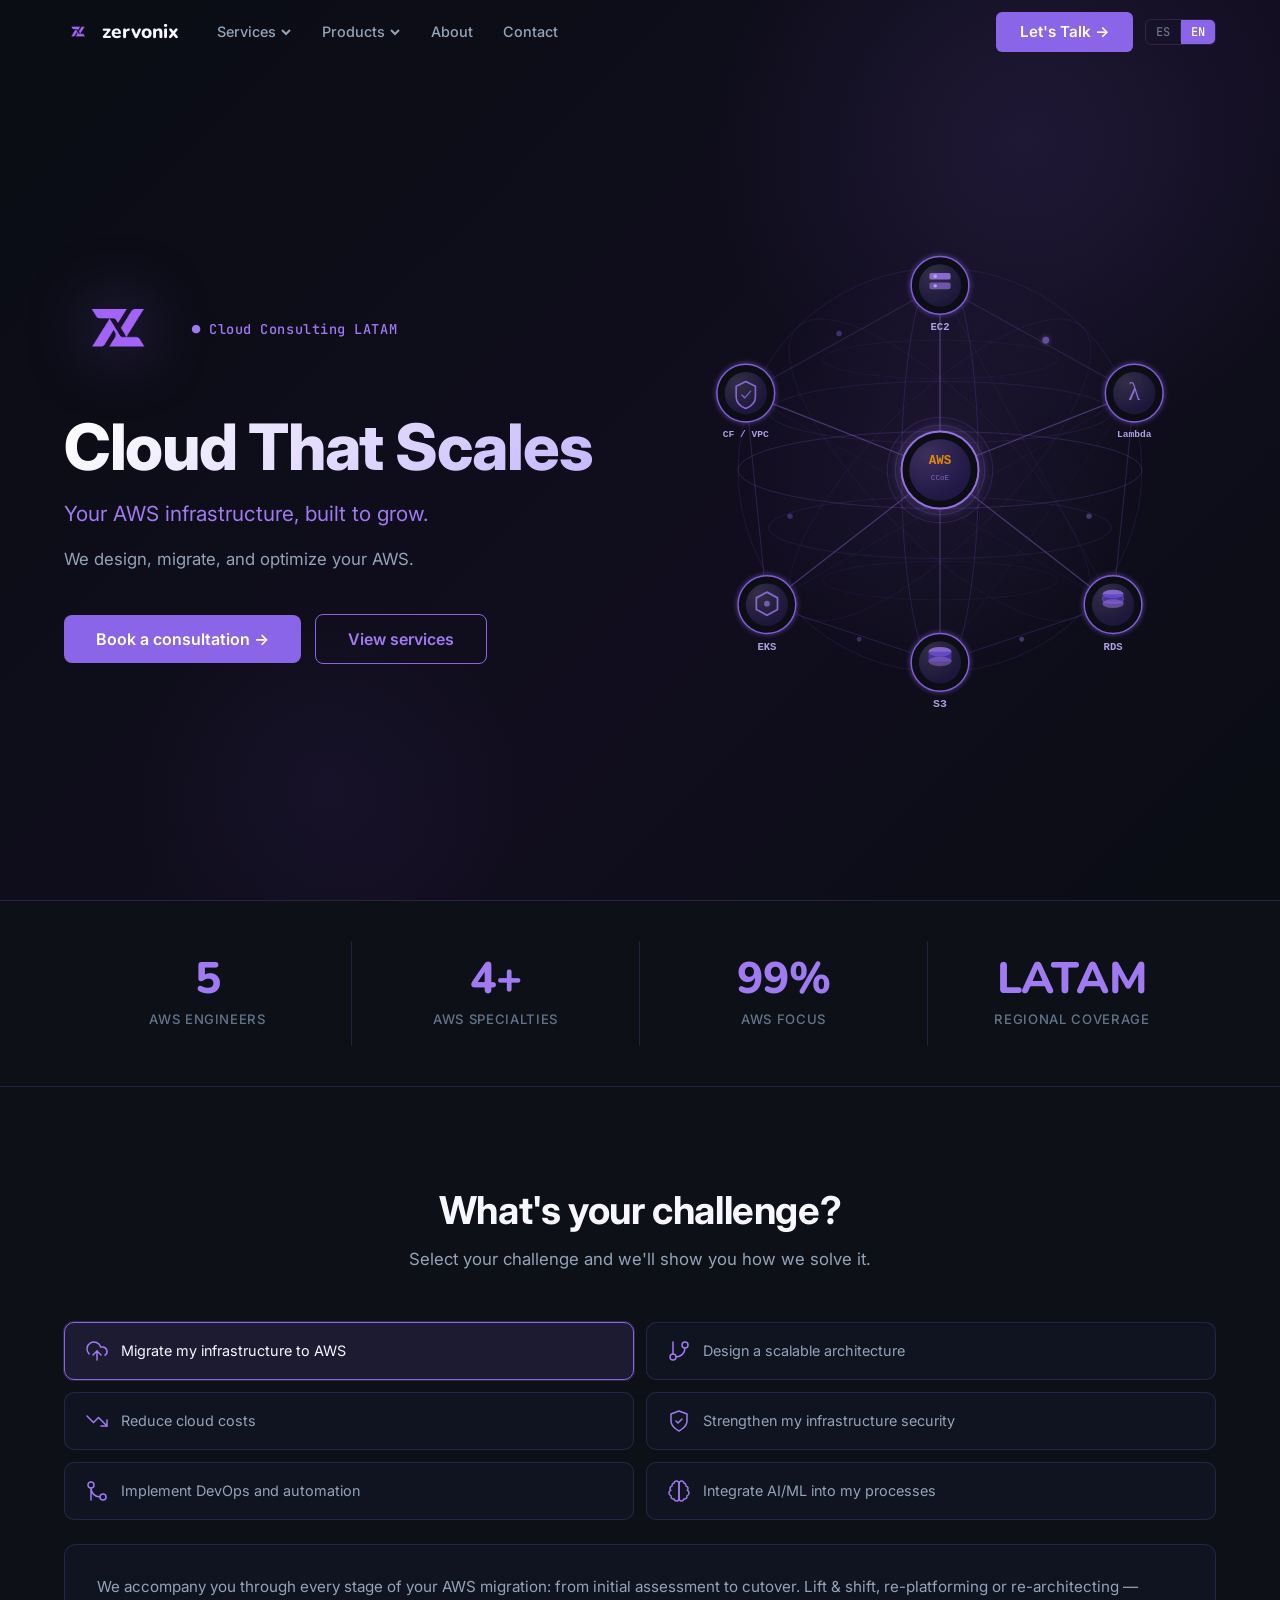
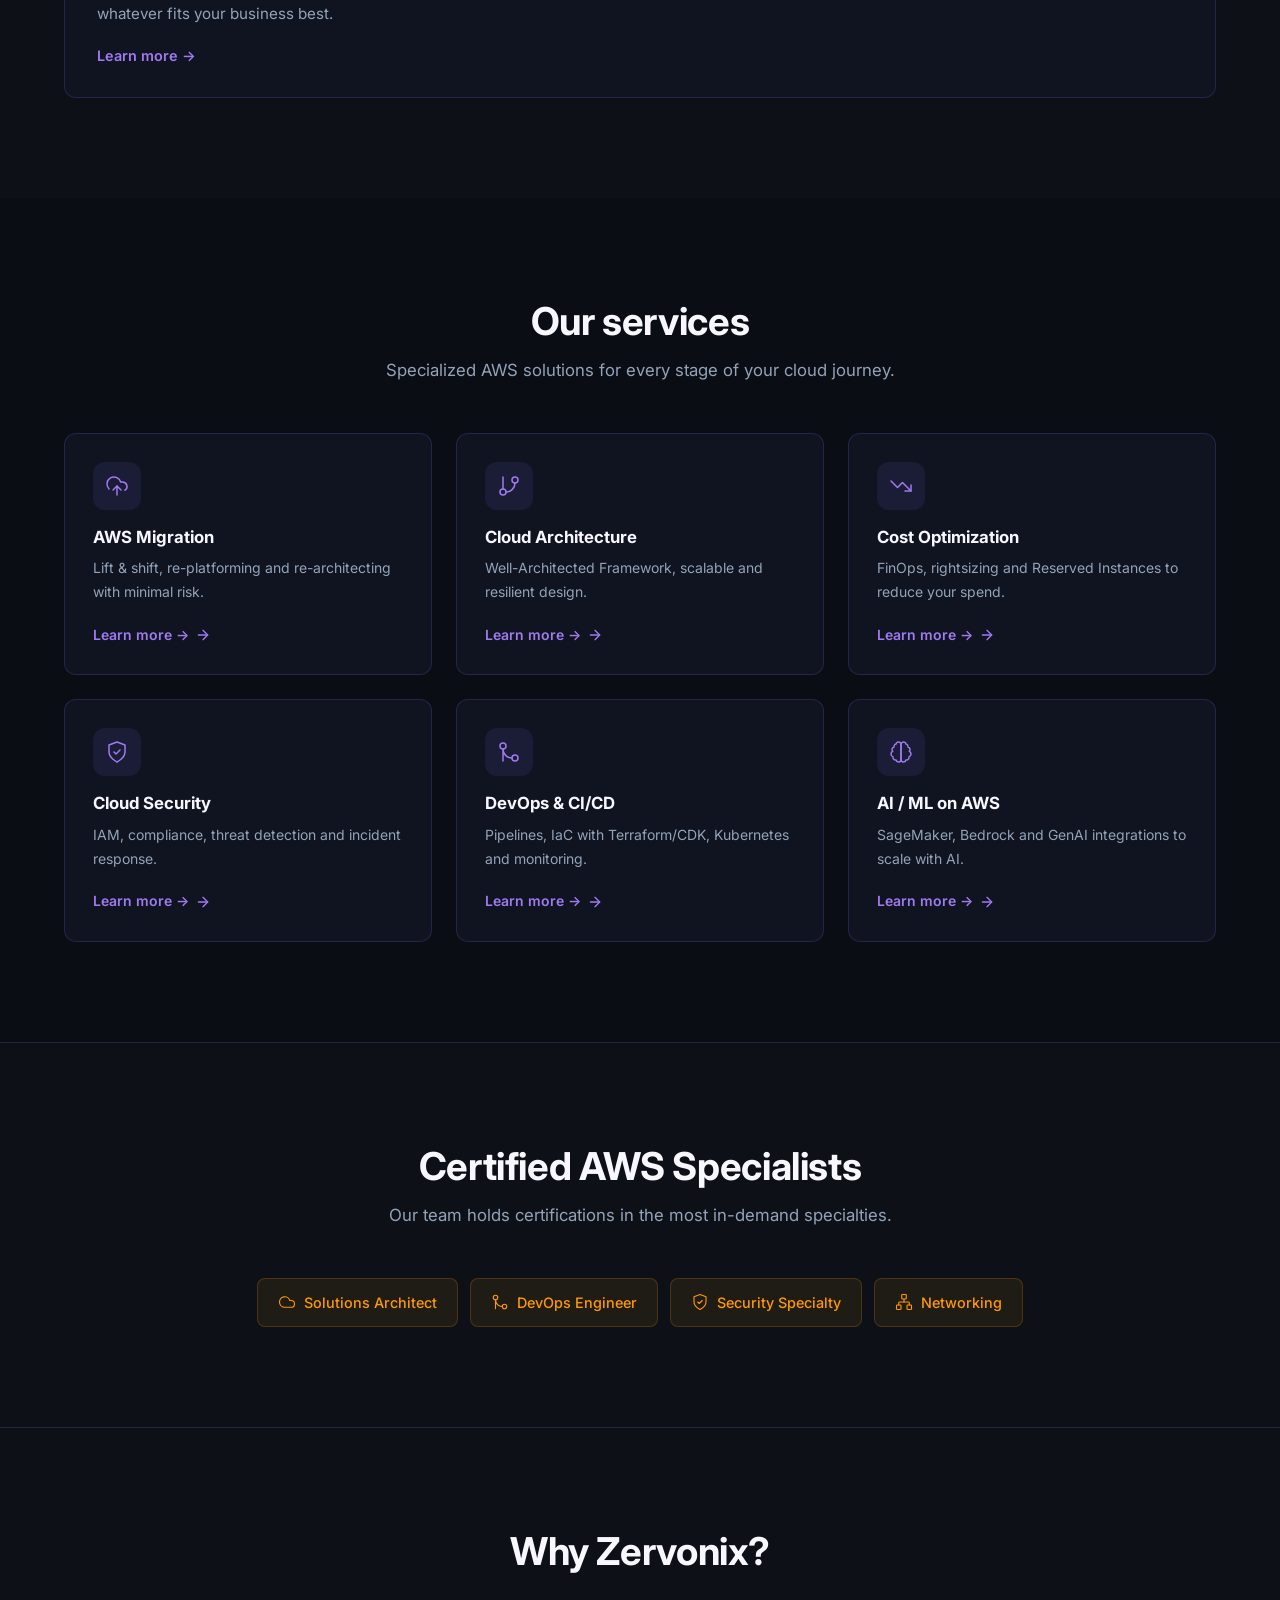
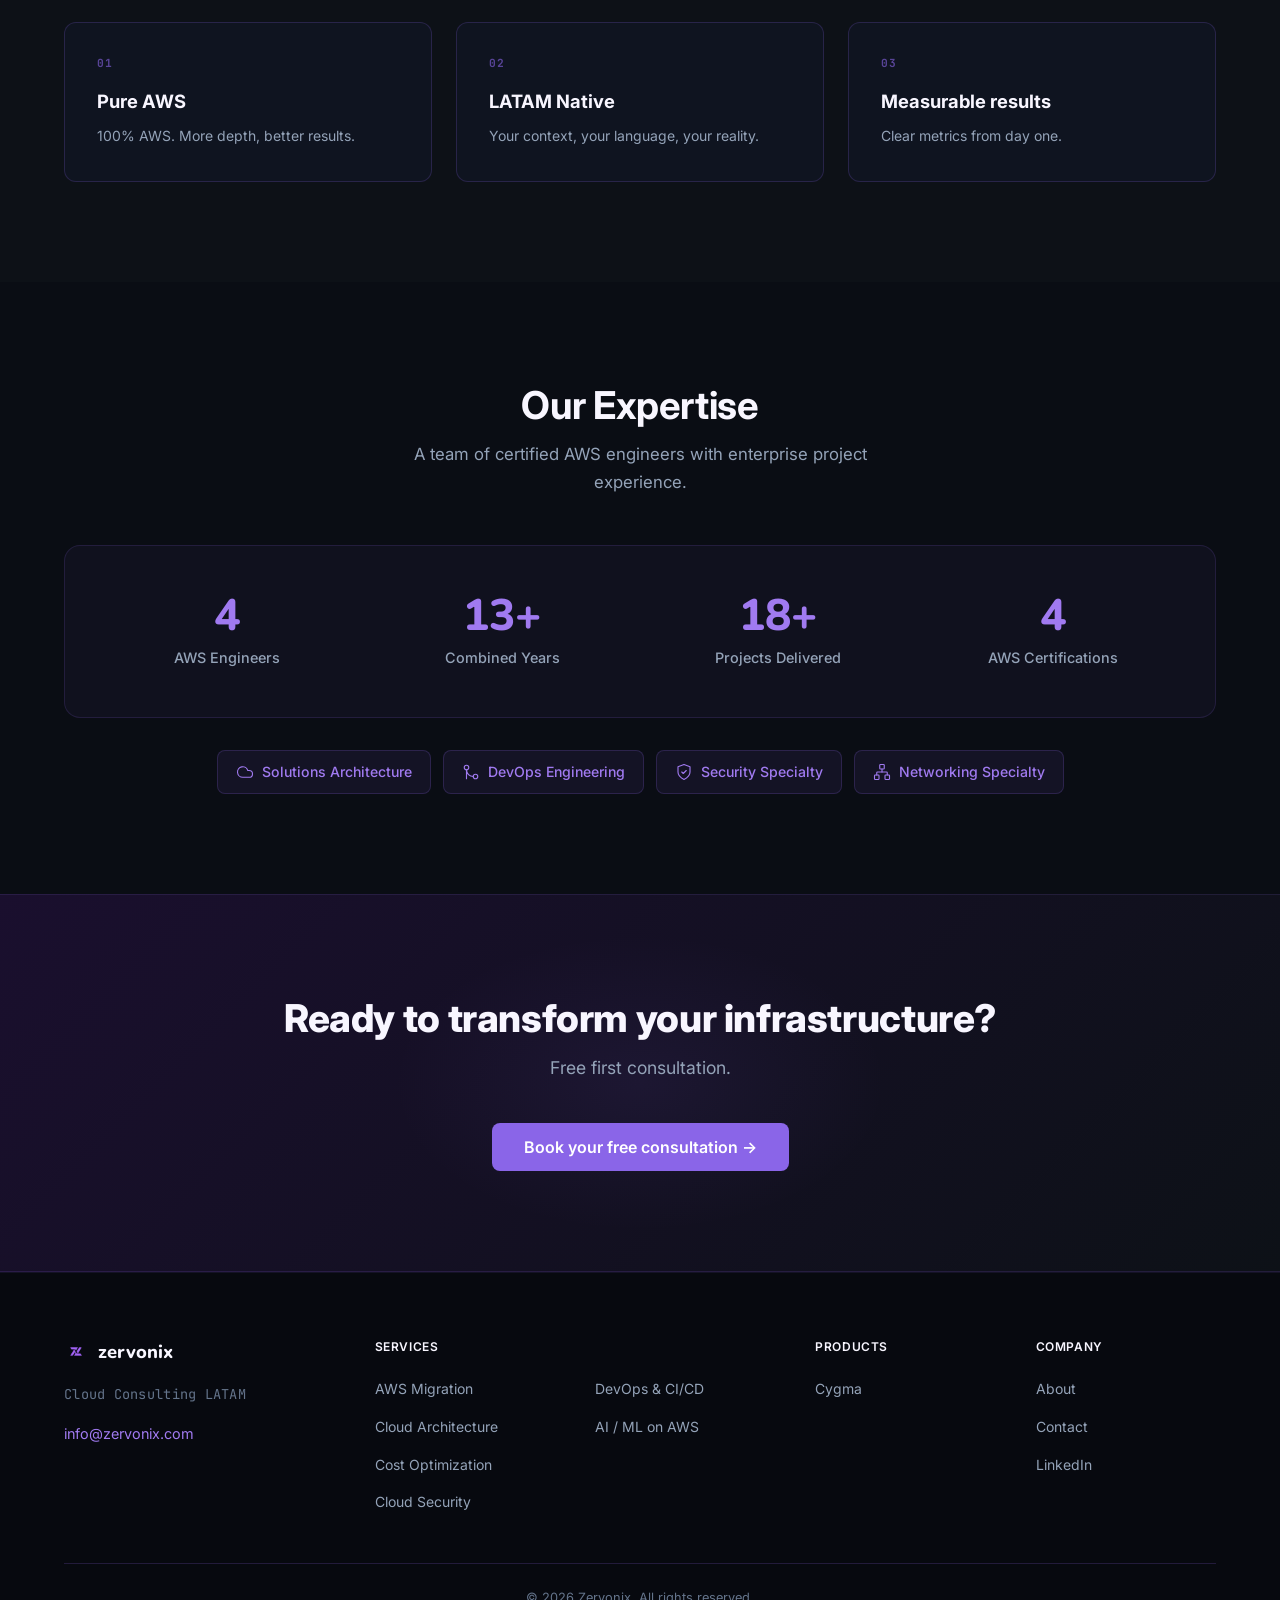
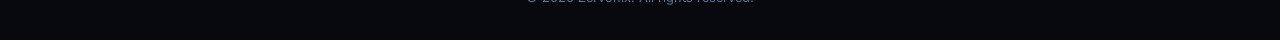
<file: index.html>
<!DOCTYPE html>
<html lang="es">
<head>
  <meta charset="UTF-8">
  <meta name="viewport" content="width=device-width, initial-scale=1.0">
  <meta name="description" content="Zervonix — Cloud Consulting LATAM. Migraciones AWS, Arquitectura Cloud, DevOps y Seguridad para Latinoamérica.">
  <title>Zervonix — Cloud Consulting LATAM</title>
  <link rel="icon" href="assets/logo-icon.png" type="image/png">
  <link rel="preconnect" href="https://fonts.googleapis.com">
  <link rel="preconnect" href="https://fonts.gstatic.com" crossorigin>
  <link href="https://fonts.googleapis.com/css2?family=Inter:wght@400;500;600&family=Nunito:wght@700;800&family=JetBrains+Mono:wght@400;500&display=swap" rel="stylesheet">
  <link rel="stylesheet" href="css/styles.css">
  <link rel="stylesheet" href="css/components.css">
</head>
<body>

<!-- ============ NAV ============ -->
<nav class="nav" role="navigation" aria-label="Main navigation">
  <div class="nav__inner">
    <a href="index.html" class="nav__logo">
      <img src="assets/logo-mark.png" alt="Zervonix" width="28" height="28">
      <span style="font-family:'Nunito',sans-serif;font-weight:800">zervonix</span>
    </a>
    <ul class="nav__links" role="list">
      <li class="nav__dropdown">
        <button class="nav__link" id="nav-services-btn" aria-expanded="false" aria-haspopup="true">
          <span data-i18n="nav.services">Servicios</span>
          <svg width="12" height="12" viewBox="0 0 12 12" fill="none" stroke="currentColor" stroke-width="2"><polyline points="2,4 6,8 10,4"/></svg>
        </button>
        <div class="nav__dropdown-menu" role="menu">
          <a href="servicios/aws-migration.html" class="nav__dropdown-item" role="menuitem" data-i18n="nav.migration">Migración AWS</a>
          <a href="servicios/cloud-architecture.html" class="nav__dropdown-item" role="menuitem" data-i18n="nav.architecture">Arquitectura Cloud</a>
          <a href="servicios/cost-optimization.html" class="nav__dropdown-item" role="menuitem" data-i18n="nav.costs">Optimización de Costos</a>
          <a href="servicios/cloud-security.html" class="nav__dropdown-item" role="menuitem" data-i18n="nav.security">Seguridad Cloud</a>
          <a href="servicios/devops-cicd.html" class="nav__dropdown-item" role="menuitem" data-i18n="nav.devops">DevOps &amp; CI/CD</a>
          <a href="servicios/ai-ml-aws.html" class="nav__dropdown-item" role="menuitem" data-i18n="nav.aiml">AI / ML en AWS</a>
        </div>
      </li>
      <li class="nav__dropdown">
        <button class="nav__link" id="nav-products-btn" aria-expanded="false" aria-haspopup="true">
          <span data-i18n="footer.products_col">Productos</span>
          <svg width="12" height="12" viewBox="0 0 12 12" fill="none" stroke="currentColor" stroke-width="2"><polyline points="2,4 6,8 10,4"/></svg>
        </button>
        <div class="nav__dropdown-menu" role="menu">
          <a href="productos/cygma.html" class="nav__dropdown-item" role="menuitem">Cygma</a>
        </div>
      </li>
      <li><a href="nosotros.html" class="nav__link" data-i18n="nav.about">Nosotros</a></li>
      <li><a href="contacto.html" class="nav__link" data-i18n="nav.contact">Contacto</a></li>
    </ul>
    <div class="nav__actions">
      <a href="contacto.html" class="btn btn--primary" data-i18n="nav.cta">Hablemos →</a>
      <div class="lang-toggle" role="group" aria-label="Language selector">
        <button class="lang-toggle__btn active" data-lang="es">ES</button>
        <span class="lang-toggle__sep" aria-hidden="true"></span>
        <button class="lang-toggle__btn" data-lang="en">EN</button>
      </div>
    </div>
    <button class="hamburger" id="hamburger" aria-label="Toggle menu" aria-expanded="false">
      <span></span><span></span><span></span>
    </button>
  </div>
</nav>

<!-- Mobile menu -->
<div class="mobile-menu" id="mobile-menu" role="dialog" aria-label="Mobile navigation">
  <a href="servicios/aws-migration.html" class="mobile-menu__link" data-i18n="nav.migration">Migración AWS</a>
  <a href="servicios/cloud-architecture.html" class="mobile-menu__link" data-i18n="nav.architecture">Arquitectura Cloud</a>
  <a href="servicios/cost-optimization.html" class="mobile-menu__link" data-i18n="nav.costs">Optimización de Costos</a>
  <a href="servicios/cloud-security.html" class="mobile-menu__link" data-i18n="nav.security">Seguridad Cloud</a>
  <a href="servicios/devops-cicd.html" class="mobile-menu__link" data-i18n="nav.devops">DevOps &amp; CI/CD</a>
  <a href="servicios/ai-ml-aws.html" class="mobile-menu__link" data-i18n="nav.aiml">AI / ML en AWS</a>
  <a href="productos/cygma.html" class="mobile-menu__link">Cygma</a>
  <a href="nosotros.html" class="mobile-menu__link" data-i18n="nav.about">Nosotros</a>
  <a href="contacto.html" class="mobile-menu__link" data-i18n="nav.contact">Contacto</a>
  <div class="mobile-menu__actions">
    <a href="contacto.html" class="btn btn--primary" style="text-align:center" data-i18n="nav.cta">Hablemos →</a>
    <div class="lang-toggle" style="justify-content:center">
      <button class="lang-toggle__btn active" data-lang="es">ES</button>
      <span class="lang-toggle__sep" aria-hidden="true"></span>
      <button class="lang-toggle__btn" data-lang="en">EN</button>
    </div>
  </div>
</div>

<!-- ============ HERO ============ -->
<section class="hero">
  <div class="container">
    <div class="hero__inner">

      <!-- LEFT: copy -->
      <div class="hero__content">
        <div class="hero__brand-row">
          <img src="assets/logo-mark.png" alt="Zervonix" class="hero__isotipo">
          <span class="badge badge--minimal" data-i18n="hero.badge">● Cloud Consulting LATAM</span>
        </div>
        <h1 class="hero__title" data-i18n="hero.title">Cloud That Scales</h1>
        <p class="hero__subtitle" data-i18n="hero.subtitle">Tu infraestructura AWS, diseñada para crecer.</p>
        <p class="hero__desc" data-i18n="hero.desc">Diseñamos, migramos y optimizamos tu AWS.</p>
        <div class="hero__actions">
          <a href="contacto.html" class="btn btn--primary btn--large" data-i18n="hero.cta1">Agenda una consulta →</a>
          <a href="#servicios" class="btn btn--outline btn--large" data-i18n="hero.cta2">Ver servicios</a>
        </div>
      </div>

      <!-- RIGHT: AWS network sphere -->
      <div class="hero__visual" aria-hidden="true">
        <svg viewBox="0 0 520 520" xmlns="http://www.w3.org/2000/svg" fill="none" class="hero__svg">
          <defs>
            <filter id="glow-sm" x="-40%" y="-40%" width="180%" height="180%">
              <feGaussianBlur stdDeviation="3" result="b"/>
              <feMerge><feMergeNode in="b"/><feMergeNode in="SourceGraphic"/></feMerge>
            </filter>
            <filter id="glow-md" x="-60%" y="-60%" width="220%" height="220%">
              <feGaussianBlur stdDeviation="7" result="b"/>
              <feMerge><feMergeNode in="b"/><feMergeNode in="SourceGraphic"/></feMerge>
            </filter>
            <filter id="glow-xl" x="-80%" y="-80%" width="260%" height="260%">
              <feGaussianBlur stdDeviation="14" result="b"/>
              <feMerge><feMergeNode in="b"/><feMergeNode in="SourceGraphic"/></feMerge>
            </filter>
            <radialGradient id="bg-aura" cx="50%" cy="50%" r="50%">
              <stop offset="0%" stop-color="#8A65E8" stop-opacity="0.10"/>
              <stop offset="100%" stop-color="#8A65E8" stop-opacity="0"/>
            </radialGradient>
            <radialGradient id="node-fill" cx="30%" cy="25%" r="75%">
              <stop offset="0%" stop-color="#C4B5FD"/>
              <stop offset="100%" stop-color="#5B3FCC"/>
            </radialGradient>
            <radialGradient id="center-fill" cx="30%" cy="25%" r="75%">
              <stop offset="0%" stop-color="#A07AF0"/>
              <stop offset="100%" stop-color="#4A2FA8"/>
            </radialGradient>
          </defs>

          <!-- Ambient background aura -->
          <circle cx="260" cy="260" r="230" fill="url(#bg-aura)"/>

          <!-- Globe rings – horizontal (latitude) -->
          <ellipse cx="260" cy="260" rx="210" ry="40"  stroke="#8A65E8" stroke-width="0.8" stroke-opacity="0.30"/>
          <ellipse cx="260" cy="200" rx="178" ry="32"  stroke="#8A65E8" stroke-width="0.7" stroke-opacity="0.20"/>
          <ellipse cx="260" cy="320" rx="178" ry="32"  stroke="#8A65E8" stroke-width="0.7" stroke-opacity="0.20"/>
          <ellipse cx="260" cy="145" rx="122" ry="20"  stroke="#8A65E8" stroke-width="0.6" stroke-opacity="0.13"/>
          <ellipse cx="260" cy="375" rx="122" ry="20"  stroke="#8A65E8" stroke-width="0.6" stroke-opacity="0.13"/>

          <!-- Globe rings – vertical (longitude) -->
          <ellipse cx="260" cy="260" rx="40"  ry="210" stroke="#8A65E8" stroke-width="0.8" stroke-opacity="0.25"/>
          <ellipse cx="260" cy="260" rx="210" ry="210" stroke="#8A65E8" stroke-width="0.8" stroke-opacity="0.16"/>

          <!-- Diagonal rings -->
          <ellipse cx="260" cy="260" rx="210" ry="72" stroke="#7250D4" stroke-width="0.7" stroke-opacity="0.16" transform="rotate(45 260 260)"/>
          <ellipse cx="260" cy="260" rx="210" ry="72" stroke="#7250D4" stroke-width="0.7" stroke-opacity="0.16" transform="rotate(-45 260 260)"/>

          <!-- ── Connection lines: center → satellites ── -->
          <line x1="260" y1="260" x2="260" y2="68"  stroke="#A07AF0" stroke-width="1.3" stroke-opacity="0.45"/>
          <line x1="260" y1="260" x2="462" y2="180" stroke="#A07AF0" stroke-width="1.3" stroke-opacity="0.40"/>
          <line x1="260" y1="260" x2="440" y2="400" stroke="#A07AF0" stroke-width="1.3" stroke-opacity="0.38"/>
          <line x1="260" y1="260" x2="260" y2="460" stroke="#A07AF0" stroke-width="1.3" stroke-opacity="0.35"/>
          <line x1="260" y1="260" x2="80"  y2="400" stroke="#A07AF0" stroke-width="1.3" stroke-opacity="0.38"/>
          <line x1="260" y1="260" x2="58"  y2="180" stroke="#A07AF0" stroke-width="1.3" stroke-opacity="0.40"/>

          <!-- Connection lines: satellite ring -->
          <line x1="260" y1="68"  x2="462" y2="180" stroke="#8A65E8" stroke-width="0.9" stroke-opacity="0.28"/>
          <line x1="462" y1="180" x2="440" y2="400" stroke="#8A65E8" stroke-width="0.9" stroke-opacity="0.28"/>
          <line x1="440" y1="400" x2="260" y2="460" stroke="#8A65E8" stroke-width="0.9" stroke-opacity="0.24"/>
          <line x1="260" y1="460" x2="80"  y2="400" stroke="#8A65E8" stroke-width="0.9" stroke-opacity="0.24"/>
          <line x1="80"  y1="400" x2="58"  y2="180" stroke="#8A65E8" stroke-width="0.9" stroke-opacity="0.28"/>
          <line x1="58"  y1="180" x2="260" y2="68"  stroke="#8A65E8" stroke-width="0.9" stroke-opacity="0.28"/>

          <!-- Skip-one diagonals -->
          <line x1="260" y1="68"  x2="440" y2="400" stroke="#7250D4" stroke-width="0.6" stroke-opacity="0.18"/>
          <line x1="462" y1="180" x2="80"  y2="400" stroke="#7250D4" stroke-width="0.6" stroke-opacity="0.17"/>
          <line x1="462" y1="180" x2="260" y2="460" stroke="#7250D4" stroke-width="0.6" stroke-opacity="0.15"/>
          <line x1="58"  y1="180" x2="440" y2="400" stroke="#7250D4" stroke-width="0.6" stroke-opacity="0.15"/>

          <!-- ── Satellite nodes ── -->

          <!-- TOP: EC2 -->
          <circle cx="260" cy="68" r="30" fill="#0a0d14" stroke="#8A65E8" stroke-width="1.5" filter="url(#glow-sm)"/>
          <circle cx="260" cy="68" r="22" fill="url(#node-fill)" fill-opacity="0.22"/>
          <rect x="249" y="55" width="22" height="7" rx="2" fill="#A07AF0" fill-opacity="0.9"/>
          <rect x="249" y="65" width="22" height="7" rx="2" fill="#A07AF0" fill-opacity="0.65"/>
          <circle cx="255" cy="58.5" r="1.8" fill="#C4B5FD"/>
          <circle cx="255" cy="68.5" r="1.8" fill="#C4B5FD"/>
          <text x="260" y="114" text-anchor="middle" font-family="monospace" font-size="11" font-weight="700" fill="#C4B5FD" fill-opacity="0.95">EC2</text>

          <!-- TOP-RIGHT: Lambda -->
          <circle cx="462" cy="180" r="30" fill="#0a0d14" stroke="#8A65E8" stroke-width="1.5" filter="url(#glow-sm)"/>
          <circle cx="462" cy="180" r="22" fill="url(#node-fill)" fill-opacity="0.22"/>
          <text x="462" y="187" text-anchor="middle" font-family="Georgia,serif" font-size="26" fill="#A07AF0" fill-opacity="0.92">λ</text>
          <text x="462" y="226" text-anchor="middle" font-family="monospace" font-size="10" font-weight="700" fill="#C4B5FD" fill-opacity="0.95">Lambda</text>

          <!-- BOTTOM-RIGHT: RDS -->
          <circle cx="440" cy="400" r="30" fill="#0a0d14" stroke="#8A65E8" stroke-width="1.5" filter="url(#glow-sm)"/>
          <circle cx="440" cy="400" r="22" fill="url(#node-fill)" fill-opacity="0.22"/>
          <ellipse cx="440" cy="389" rx="11" ry="4.5" fill="#A07AF0" fill-opacity="0.85"/>
          <rect x="429" y="389" width="22" height="10" fill="#5B3FCC" fill-opacity="0.70"/>
          <ellipse cx="440" cy="399" rx="11" ry="4.5" fill="#A07AF0" fill-opacity="0.55"/>
          <ellipse cx="440" cy="394" rx="11" ry="4.5" fill="none" stroke="#A07AF0" stroke-width="0.9" stroke-opacity="0.45"/>
          <text x="440" y="447" text-anchor="middle" font-family="monospace" font-size="11" font-weight="700" fill="#C4B5FD" fill-opacity="0.95">RDS</text>

          <!-- BOTTOM: S3 -->
          <circle cx="260" cy="460" r="30" fill="#0a0d14" stroke="#8A65E8" stroke-width="1.5" filter="url(#glow-sm)"/>
          <circle cx="260" cy="460" r="22" fill="url(#node-fill)" fill-opacity="0.22"/>
          <ellipse cx="260" cy="449" rx="12" ry="5" fill="#A07AF0" fill-opacity="0.85"/>
          <rect x="248" y="449" width="24" height="10" fill="#5B3FCC" fill-opacity="0.65"/>
          <ellipse cx="260" cy="459" rx="12" ry="5" fill="#A07AF0" fill-opacity="0.50"/>
          <text x="260" y="506" text-anchor="middle" font-family="monospace" font-size="12" font-weight="700" fill="#C4B5FD" fill-opacity="0.95">S3</text>

          <!-- BOTTOM-LEFT: EKS -->
          <circle cx="80" cy="400" r="30" fill="#0a0d14" stroke="#8A65E8" stroke-width="1.5" filter="url(#glow-sm)"/>
          <circle cx="80" cy="400" r="22" fill="url(#node-fill)" fill-opacity="0.22"/>
          <polygon points="80,387 91,393 91,405 80,411 69,405 69,393" fill="none" stroke="#A07AF0" stroke-width="1.8" stroke-opacity="0.88"/>
          <circle cx="80" cy="399" r="3" fill="#A07AF0" fill-opacity="0.7"/>
          <text x="80" y="447" text-anchor="middle" font-family="monospace" font-size="11" font-weight="700" fill="#C4B5FD" fill-opacity="0.95">EKS</text>

          <!-- TOP-LEFT: CloudFront -->
          <circle cx="58" cy="180" r="30" fill="#0a0d14" stroke="#8A65E8" stroke-width="1.5" filter="url(#glow-sm)"/>
          <circle cx="58" cy="180" r="22" fill="url(#node-fill)" fill-opacity="0.22"/>
          <!-- Shield/VPC icon -->
          <path d="M58 168 L48 173 L48 184 Q48 192 58 196 Q68 192 68 184 L68 173 Z" fill="none" stroke="#A07AF0" stroke-width="1.7" stroke-opacity="0.88"/>
          <path d="M54 182 L57 185 L63 178" stroke="#A07AF0" stroke-width="1.5" stroke-linecap="round" stroke-linejoin="round" stroke-opacity="0.75"/>
          <text x="58" y="226" text-anchor="middle" font-family="monospace" font-size="10" font-weight="700" fill="#C4B5FD" fill-opacity="0.95">CF / VPC</text>

          <!-- ── Center: AWS Hub ── -->
          <!-- Animated pulse rings -->
          <circle cx="260" cy="260" r="42" fill="none" stroke="#8A65E8" stroke-width="1.2" stroke-opacity="0.55">
            <animate attributeName="r" values="40;62" dur="2.8s" repeatCount="indefinite"/>
            <animate attributeName="stroke-opacity" values="0.55;0" dur="2.8s" repeatCount="indefinite"/>
          </circle>
          <circle cx="260" cy="260" r="42" fill="none" stroke="#A07AF0" stroke-width="0.9" stroke-opacity="0.35">
            <animate attributeName="r" values="40;78" dur="2.8s" begin="1.4s" repeatCount="indefinite"/>
            <animate attributeName="stroke-opacity" values="0.35;0" dur="2.8s" begin="1.4s" repeatCount="indefinite"/>
          </circle>

          <!-- Center circle body -->
          <circle cx="260" cy="260" r="40" fill="#0a0d14" stroke="#A07AF0" stroke-width="2" filter="url(#glow-md)"/>
          <circle cx="260" cy="260" r="32" fill="url(#center-fill)" fill-opacity="0.35"/>

          <!-- AWS wordmark in center -->
          <text x="260" y="254" text-anchor="middle" font-family="monospace" font-size="13" font-weight="700" fill="#FF9900" fill-opacity="0.95">AWS</text>
          <text x="260" y="270" text-anchor="middle" font-family="monospace" font-size="8"  fill="#A07AF0" fill-opacity="0.80">CCoE</text>

          <!-- Ambient micro-dots -->
          <circle cx="370" cy="125" r="3.5" fill="#A07AF0" fill-opacity="0.50" filter="url(#glow-sm)"/>
          <circle cx="155" cy="118" r="2.8" fill="#8A65E8" fill-opacity="0.42"/>
          <circle cx="415" cy="308" r="2.8" fill="#A07AF0" fill-opacity="0.40"/>
          <circle cx="104" cy="308" r="2.8" fill="#8A65E8" fill-opacity="0.40"/>
          <circle cx="345" cy="436" r="2.5" fill="#A07AF0" fill-opacity="0.42"/>
          <circle cx="176" cy="436" r="2.5" fill="#8A65E8" fill-opacity="0.38"/>
        </svg>
      </div>

    </div>
  </div>
</section>

<!-- ============ STATS BAR ============ -->
<section class="stats-bar" aria-label="Estadísticas">
  <div class="container">
    <div class="stats-bar__grid">
      <div class="stats-bar__item">
        <div class="stats-bar__value" data-counter="5">5</div>
        <div class="stats-bar__label" data-i18n="stats.engineers_label">Ingenieros AWS</div>
      </div>
      <div class="stats-bar__item">
        <div class="stats-bar__value" data-counter="4+">4+</div>
        <div class="stats-bar__label" data-i18n="stats.specs_label">Especialidades AWS</div>
      </div>
      <div class="stats-bar__item">
        <div class="stats-bar__value" data-counter="100">100%</div>
        <div class="stats-bar__label" data-i18n="stats.focus_label">AWS Focus</div>
      </div>
      <div class="stats-bar__item">
        <div class="stats-bar__value">LATAM</div>
        <div class="stats-bar__label" data-i18n="stats.coverage_label">Cobertura regional</div>
      </div>
    </div>
  </div>
</section>

<!-- ============ CHALLENGE PANEL ============ -->
<section class="section section--elevated">
  <div class="container">
    <div class="section__header">
      <h2 class="section__title" data-i18n="challenge.title">¿Cuál es tu desafío?</h2>
      <p class="section__subtitle" data-i18n="challenge.subtitle">Selecciona tu reto y te mostramos cómo lo resolvemos.</p>
    </div>
    <div class="challenge__grid" role="group" aria-label="Selecciona tu desafío">
      <div class="challenge__option" data-index="1" role="button" tabindex="0">
        <span class="challenge__option-icon" aria-hidden="true">
          <svg xmlns="http://www.w3.org/2000/svg" width="24" height="24" viewBox="0 0 24 24" fill="none" stroke="currentColor" stroke-width="1.5" stroke-linecap="round" stroke-linejoin="round"><path d="M4 14.899A7 7 0 1 1 15.71 8h1.79a4.5 4.5 0 0 1 2.5 8.242"/><path d="M12 12v9"/><path d="m16 16-4-4-4 4"/></svg>
        </span>
        <span data-i18n="challenge.opt1">Migrar mi infraestructura a AWS</span>
      </div>
      <div class="challenge__option" data-index="2" role="button" tabindex="0">
        <span class="challenge__option-icon" aria-hidden="true">
          <svg xmlns="http://www.w3.org/2000/svg" width="24" height="24" viewBox="0 0 24 24" fill="none" stroke="currentColor" stroke-width="1.5" stroke-linecap="round" stroke-linejoin="round"><line x1="6" x2="6" y1="3" y2="15"/><circle cx="18" cy="6" r="3"/><circle cx="6" cy="18" r="3"/><path d="M18 9a9 9 0 0 1-9 9"/></svg>
        </span>
        <span data-i18n="challenge.opt2">Diseñar una arquitectura escalable</span>
      </div>
      <div class="challenge__option" data-index="3" role="button" tabindex="0">
        <span class="challenge__option-icon" aria-hidden="true">
          <svg xmlns="http://www.w3.org/2000/svg" width="24" height="24" viewBox="0 0 24 24" fill="none" stroke="currentColor" stroke-width="1.5" stroke-linecap="round" stroke-linejoin="round"><polyline points="22 17 13.5 8.5 8.5 13.5 2 7"/><polyline points="16 17 22 17 22 11"/></svg>
        </span>
        <span data-i18n="challenge.opt3">Reducir costos en cloud</span>
      </div>
      <div class="challenge__option" data-index="4" role="button" tabindex="0">
        <span class="challenge__option-icon" aria-hidden="true">
          <svg xmlns="http://www.w3.org/2000/svg" width="24" height="24" viewBox="0 0 24 24" fill="none" stroke="currentColor" stroke-width="1.5" stroke-linecap="round" stroke-linejoin="round"><path d="M12 22s8-4 8-10V5l-8-3-8 3v7c0 6 8 10 8 10"/><path d="m9 12 2 2 4-4"/></svg>
        </span>
        <span data-i18n="challenge.opt4">Fortalecer la seguridad de mi infraestructura</span>
      </div>
      <div class="challenge__option" data-index="5" role="button" tabindex="0">
        <span class="challenge__option-icon" aria-hidden="true">
          <svg xmlns="http://www.w3.org/2000/svg" width="24" height="24" viewBox="0 0 24 24" fill="none" stroke="currentColor" stroke-width="1.5" stroke-linecap="round" stroke-linejoin="round"><circle cx="18" cy="18" r="3"/><circle cx="6" cy="6" r="3"/><path d="M6 21V9a9 9 0 0 0 9 9"/></svg>
        </span>
        <span data-i18n="challenge.opt5">Implementar DevOps y automatización</span>
      </div>
      <div class="challenge__option" data-index="6" role="button" tabindex="0">
        <span class="challenge__option-icon" aria-hidden="true">
          <svg xmlns="http://www.w3.org/2000/svg" width="24" height="24" viewBox="0 0 24 24" fill="none" stroke="currentColor" stroke-width="1.5" stroke-linecap="round" stroke-linejoin="round"><path d="M9.5 2A2.5 2.5 0 0 1 12 4.5v15a2.5 2.5 0 0 1-4.96.44 2.5 2.5 0 0 1-2.96-3.08 3 3 0 0 1-.34-5.58 2.5 2.5 0 0 1 1.32-4.24 2.5 2.5 0 0 1 1.98-3A2.5 2.5 0 0 1 9.5 2Z"/><path d="M14.5 2A2.5 2.5 0 0 0 12 4.5v15a2.5 2.5 0 0 0 4.96.44 2.5 2.5 0 0 0 2.96-3.08 3 3 0 0 0 .34-5.58 2.5 2.5 0 0 0-1.32-4.24 2.5 2.5 0 0 0-1.98-3A2.5 2.5 0 0 0 14.5 2Z"/></svg>
        </span>
        <span data-i18n="challenge.opt6">Integrar AI/ML en mis procesos</span>
      </div>
    </div>
    <div class="challenge__description" id="challenge-desc" aria-live="polite">
      <!-- Populated by JS on load -->
    </div>
  </div>
</section>

<!-- ============ SERVICES ============ -->
<section class="section" id="servicios">
  <div class="container">
    <div class="section__header">
      <h2 class="section__title" data-i18n="services.title">Nuestros servicios</h2>
      <p class="section__subtitle" data-i18n="services.subtitle">Soluciones AWS especializadas para cada etapa de tu journey cloud.</p>
    </div>
    <div class="services__grid">
      <div class="service-card">
        <div class="service-card__icon" aria-hidden="true">
          <svg xmlns="http://www.w3.org/2000/svg" width="24" height="24" viewBox="0 0 24 24" fill="none" stroke="currentColor" stroke-width="1.5" stroke-linecap="round" stroke-linejoin="round"><path d="M4 14.899A7 7 0 1 1 15.71 8h1.79a4.5 4.5 0 0 1 2.5 8.242"/><path d="M12 12v9"/><path d="m16 16-4-4-4 4"/></svg>
        </div>
        <h3 class="service-card__title" data-i18n="services.s1.name">Migración AWS</h3>
        <p class="service-card__desc" data-i18n="services.s1.desc">Lift &amp; shift, re-platforming y re-architecting con mínimo riesgo.</p>
        <a href="servicios/aws-migration.html" class="service-card__link">
          <span data-i18n="services.learn_more">Ver más</span>
          <svg xmlns="http://www.w3.org/2000/svg" width="16" height="16" viewBox="0 0 24 24" fill="none" stroke="currentColor" stroke-width="2" stroke-linecap="round" stroke-linejoin="round"><path d="M5 12h14"/><path d="m12 5 7 7-7 7"/></svg>
        </a>
      </div>
      <div class="service-card">
        <div class="service-card__icon" aria-hidden="true">
          <svg xmlns="http://www.w3.org/2000/svg" width="24" height="24" viewBox="0 0 24 24" fill="none" stroke="currentColor" stroke-width="1.5" stroke-linecap="round" stroke-linejoin="round"><line x1="6" x2="6" y1="3" y2="15"/><circle cx="18" cy="6" r="3"/><circle cx="6" cy="18" r="3"/><path d="M18 9a9 9 0 0 1-9 9"/></svg>
        </div>
        <h3 class="service-card__title" data-i18n="services.s2.name">Arquitectura Cloud</h3>
        <p class="service-card__desc" data-i18n="services.s2.desc">Well-Architected Framework, diseño escalable y resiliente.</p>
        <a href="servicios/cloud-architecture.html" class="service-card__link">
          <span data-i18n="services.learn_more">Ver más</span>
          <svg xmlns="http://www.w3.org/2000/svg" width="16" height="16" viewBox="0 0 24 24" fill="none" stroke="currentColor" stroke-width="2" stroke-linecap="round" stroke-linejoin="round"><path d="M5 12h14"/><path d="m12 5 7 7-7 7"/></svg>
        </a>
      </div>
      <div class="service-card">
        <div class="service-card__icon" aria-hidden="true">
          <svg xmlns="http://www.w3.org/2000/svg" width="24" height="24" viewBox="0 0 24 24" fill="none" stroke="currentColor" stroke-width="1.5" stroke-linecap="round" stroke-linejoin="round"><polyline points="22 17 13.5 8.5 8.5 13.5 2 7"/><polyline points="16 17 22 17 22 11"/></svg>
        </div>
        <h3 class="service-card__title" data-i18n="services.s3.name">Optimización de Costos</h3>
        <p class="service-card__desc" data-i18n="services.s3.desc">FinOps, rightsizing y Reserved Instances para reducir tu gasto.</p>
        <a href="servicios/cost-optimization.html" class="service-card__link">
          <span data-i18n="services.learn_more">Ver más</span>
          <svg xmlns="http://www.w3.org/2000/svg" width="16" height="16" viewBox="0 0 24 24" fill="none" stroke="currentColor" stroke-width="2" stroke-linecap="round" stroke-linejoin="round"><path d="M5 12h14"/><path d="m12 5 7 7-7 7"/></svg>
        </a>
      </div>
      <div class="service-card">
        <div class="service-card__icon" aria-hidden="true">
          <svg xmlns="http://www.w3.org/2000/svg" width="24" height="24" viewBox="0 0 24 24" fill="none" stroke="currentColor" stroke-width="1.5" stroke-linecap="round" stroke-linejoin="round"><path d="M12 22s8-4 8-10V5l-8-3-8 3v7c0 6 8 10 8 10"/><path d="m9 12 2 2 4-4"/></svg>
        </div>
        <h3 class="service-card__title" data-i18n="services.s4.name">Seguridad Cloud</h3>
        <p class="service-card__desc" data-i18n="services.s4.desc">IAM, compliance, threat detection y respuesta a incidentes.</p>
        <a href="servicios/cloud-security.html" class="service-card__link">
          <span data-i18n="services.learn_more">Ver más</span>
          <svg xmlns="http://www.w3.org/2000/svg" width="16" height="16" viewBox="0 0 24 24" fill="none" stroke="currentColor" stroke-width="2" stroke-linecap="round" stroke-linejoin="round"><path d="M5 12h14"/><path d="m12 5 7 7-7 7"/></svg>
        </a>
      </div>
      <div class="service-card">
        <div class="service-card__icon" aria-hidden="true">
          <svg xmlns="http://www.w3.org/2000/svg" width="24" height="24" viewBox="0 0 24 24" fill="none" stroke="currentColor" stroke-width="1.5" stroke-linecap="round" stroke-linejoin="round"><circle cx="18" cy="18" r="3"/><circle cx="6" cy="6" r="3"/><path d="M6 21V9a9 9 0 0 0 9 9"/></svg>
        </div>
        <h3 class="service-card__title" data-i18n="services.s5.name">DevOps &amp; CI/CD</h3>
        <p class="service-card__desc" data-i18n="services.s5.desc">Pipelines, IaC con Terraform/CDK, Kubernetes y monitoreo.</p>
        <a href="servicios/devops-cicd.html" class="service-card__link">
          <span data-i18n="services.learn_more">Ver más</span>
          <svg xmlns="http://www.w3.org/2000/svg" width="16" height="16" viewBox="0 0 24 24" fill="none" stroke="currentColor" stroke-width="2" stroke-linecap="round" stroke-linejoin="round"><path d="M5 12h14"/><path d="m12 5 7 7-7 7"/></svg>
        </a>
      </div>
      <div class="service-card">
        <div class="service-card__icon" aria-hidden="true">
          <svg xmlns="http://www.w3.org/2000/svg" width="24" height="24" viewBox="0 0 24 24" fill="none" stroke="currentColor" stroke-width="1.5" stroke-linecap="round" stroke-linejoin="round"><path d="M9.5 2A2.5 2.5 0 0 1 12 4.5v15a2.5 2.5 0 0 1-4.96.44 2.5 2.5 0 0 1-2.96-3.08 3 3 0 0 1-.34-5.58 2.5 2.5 0 0 1 1.32-4.24 2.5 2.5 0 0 1 1.98-3A2.5 2.5 0 0 1 9.5 2Z"/><path d="M14.5 2A2.5 2.5 0 0 0 12 4.5v15a2.5 2.5 0 0 0 4.96.44 2.5 2.5 0 0 0 2.96-3.08 3 3 0 0 0 .34-5.58 2.5 2.5 0 0 0-1.32-4.24 2.5 2.5 0 0 0-1.98-3A2.5 2.5 0 0 0 14.5 2Z"/></svg>
        </div>
        <h3 class="service-card__title" data-i18n="services.s6.name">AI / ML en AWS</h3>
        <p class="service-card__desc" data-i18n="services.s6.desc">SageMaker, Bedrock y GenAI integrations para escalar con IA.</p>
        <a href="servicios/ai-ml-aws.html" class="service-card__link">
          <span data-i18n="services.learn_more">Ver más</span>
          <svg xmlns="http://www.w3.org/2000/svg" width="16" height="16" viewBox="0 0 24 24" fill="none" stroke="currentColor" stroke-width="2" stroke-linecap="round" stroke-linejoin="round"><path d="M5 12h14"/><path d="m12 5 7 7-7 7"/></svg>
        </a>
      </div>
    </div>
  </div>
</section>

<!-- ============ AWS EXPERTISE ============ -->
<section class="section aws-expertise">
  <div class="container">
    <div class="section__header">
      <h2 class="section__title" data-i18n="aws.title">Especialistas AWS Certificados</h2>
      <p class="section__subtitle" data-i18n="aws.subtitle">Nuestro equipo cuenta con certificaciones en las especialidades más demandadas.</p>
    </div>
    <div class="aws-expertise__certs">
      <span class="aws-cert-badge">
        <svg xmlns="http://www.w3.org/2000/svg" width="18" height="18" viewBox="0 0 24 24" fill="none" stroke="currentColor" stroke-width="1.5" stroke-linecap="round" stroke-linejoin="round"><path d="M17.5 19H9a7 7 0 1 1 6.71-9h1.79a4.5 4.5 0 1 1 0 9Z"/></svg>
        Solutions Architect
      </span>
      <span class="aws-cert-badge">
        <svg xmlns="http://www.w3.org/2000/svg" width="18" height="18" viewBox="0 0 24 24" fill="none" stroke="currentColor" stroke-width="1.5" stroke-linecap="round" stroke-linejoin="round"><circle cx="18" cy="18" r="3"/><circle cx="6" cy="6" r="3"/><path d="M6 21V9a9 9 0 0 0 9 9"/></svg>
        DevOps Engineer
      </span>
      <span class="aws-cert-badge">
        <svg xmlns="http://www.w3.org/2000/svg" width="18" height="18" viewBox="0 0 24 24" fill="none" stroke="currentColor" stroke-width="1.5" stroke-linecap="round" stroke-linejoin="round"><path d="M12 22s8-4 8-10V5l-8-3-8 3v7c0 6 8 10 8 10"/><path d="m9 12 2 2 4-4"/></svg>
        Security Specialty
      </span>
      <span class="aws-cert-badge">
        <svg xmlns="http://www.w3.org/2000/svg" width="18" height="18" viewBox="0 0 24 24" fill="none" stroke="currentColor" stroke-width="1.5" stroke-linecap="round" stroke-linejoin="round"><rect x="16" y="16" width="6" height="6" rx="1"/><rect x="2" y="16" width="6" height="6" rx="1"/><rect x="9" y="2" width="6" height="6" rx="1"/><path d="M5 16v-3a1 1 0 0 1 1-1h12a1 1 0 0 1 1 1v3"/><path d="M12 12V8"/></svg>
        Networking
      </span>
    </div>
  </div>
</section>

<!-- ============ WHY ZERVONIX ============ -->
<section class="section section--elevated">
  <div class="container">
    <div class="section__header">
      <h2 class="section__title" data-i18n="why.title">¿Por qué Zervonix?</h2>
    </div>
    <div class="why__grid">
      <div class="why__item">
        <div class="why__item-number">01</div>
        <h3 class="why__item-title" data-i18n="why.1.title">AWS Puro</h3>
        <p class="why__item-desc" data-i18n="why.1.desc">No somos multi-cloud genérico. Toda nuestra expertise es AWS — más profundidad, mejores resultados.</p>
      </div>
      <div class="why__item">
        <div class="why__item-number">02</div>
        <h3 class="why__item-title" data-i18n="why.2.title">LATAM Nativo</h3>
        <p class="why__item-desc" data-i18n="why.2.desc">Entendemos el contexto regulatorio y de negocio de la región. Hablamos tu idioma y tu realidad.</p>
      </div>
      <div class="why__item">
        <div class="why__item-number">03</div>
        <h3 class="why__item-title" data-i18n="why.3.title">Resultados medibles</h3>
        <p class="why__item-desc" data-i18n="why.3.desc">Cada proyecto tiene métricas claras de éxito desde el día uno. Sin sorpresas, sin promesas vacías.</p>
      </div>
    </div>
  </div>
</section>

<!-- ============ EXPERTISE ============ -->
<section class="section">
  <div class="container">
    <div class="section__header">
      <h2 class="section__title" data-i18n="expertise.title">Nuestro Expertise</h2>
      <p class="section__subtitle" data-i18n="expertise.subtitle">Un equipo de ingenieros certificados AWS con experiencia en proyectos enterprise.</p>
    </div>
    <div class="expertise">
      <div class="expertise__metrics fade-in-on-scroll">
        <div class="expertise__metric">
          <div class="expertise__metric-value" data-counter="5">5</div>
          <div class="expertise__metric-label" data-i18n="expertise.engineers">Ingenieros AWS</div>
        </div>
        <div class="expertise__metric">
          <div class="expertise__metric-value" data-counter="15+">15+</div>
          <div class="expertise__metric-label" data-i18n="expertise.years">Años combinados</div>
        </div>
        <div class="expertise__metric">
          <div class="expertise__metric-value" data-counter="20+">20+</div>
          <div class="expertise__metric-label" data-i18n="expertise.projects">Proyectos entregados</div>
        </div>
        <div class="expertise__metric">
          <div class="expertise__metric-value" data-counter="4">4</div>
          <div class="expertise__metric-label" data-i18n="expertise.certs">Certificaciones AWS</div>
        </div>
      </div>
      <div class="expertise__specialties fade-in-on-scroll">
        <span class="expertise__specialty">
          <svg xmlns="http://www.w3.org/2000/svg" width="18" height="18" viewBox="0 0 24 24" fill="none" stroke="currentColor" stroke-width="1.5" stroke-linecap="round" stroke-linejoin="round"><path d="M17.5 19H9a7 7 0 1 1 6.71-9h1.79a4.5 4.5 0 1 1 0 9Z"/></svg>
          Solutions Architecture
        </span>
        <span class="expertise__specialty">
          <svg xmlns="http://www.w3.org/2000/svg" width="18" height="18" viewBox="0 0 24 24" fill="none" stroke="currentColor" stroke-width="1.5" stroke-linecap="round" stroke-linejoin="round"><circle cx="18" cy="18" r="3"/><circle cx="6" cy="6" r="3"/><path d="M6 21V9a9 9 0 0 0 9 9"/></svg>
          DevOps Engineering
        </span>
        <span class="expertise__specialty">
          <svg xmlns="http://www.w3.org/2000/svg" width="18" height="18" viewBox="0 0 24 24" fill="none" stroke="currentColor" stroke-width="1.5" stroke-linecap="round" stroke-linejoin="round"><path d="M12 22s8-4 8-10V5l-8-3-8 3v7c0 6 8 10 8 10"/><path d="m9 12 2 2 4-4"/></svg>
          Security Specialty
        </span>
        <span class="expertise__specialty">
          <svg xmlns="http://www.w3.org/2000/svg" width="18" height="18" viewBox="0 0 24 24" fill="none" stroke="currentColor" stroke-width="1.5" stroke-linecap="round" stroke-linejoin="round"><rect x="16" y="16" width="6" height="6" rx="1"/><rect x="2" y="16" width="6" height="6" rx="1"/><rect x="9" y="2" width="6" height="6" rx="1"/><path d="M5 16v-3a1 1 0 0 1 1-1h12a1 1 0 0 1 1 1v3"/><path d="M12 12V8"/></svg>
          Networking Specialty
        </span>
      </div>
    </div>
  </div>
</section>

<!-- ============ CTA FINAL ============ -->
<section class="cta-final">
  <div class="container">
    <h2 class="cta-final__title" data-i18n="cta.title">¿Listo para transformar tu infraestructura?</h2>
    <p class="cta-final__subtitle" data-i18n="cta.subtitle">Hablemos de tu proyecto. Primera consulta sin costo.</p>
    <a href="contacto.html" class="btn btn--primary btn--large btn--pulse" data-i18n="cta.btn">Agenda tu consulta gratuita →</a>
  </div>
</section>

<!-- ============ FOOTER ============ -->
<footer class="footer">
  <div class="container">
    <div class="footer__inner">
      <div class="footer__brand">
        <a href="index.html" class="footer__brand-logo">
          <img src="assets/logo-mark.png" alt="Zervonix" width="24" height="24">
          <span>zervonix</span>
        </a>
        <p class="footer__tagline" data-i18n="footer.tagline">Cloud Consulting LATAM</p>
        <a href="mailto:info@zervonix.com" class="footer__email">info@zervonix.com</a>
      </div>
      <div class="footer__col">
        <div class="footer__col-title" data-i18n="footer.services_col">Servicios</div>
        <ul class="footer__links">
          <li><a href="servicios/aws-migration.html" class="footer__link" data-i18n="nav.migration">Migración AWS</a></li>
          <li><a href="servicios/cloud-architecture.html" class="footer__link" data-i18n="nav.architecture">Arquitectura Cloud</a></li>
          <li><a href="servicios/cost-optimization.html" class="footer__link" data-i18n="nav.costs">Optimización de Costos</a></li>
          <li><a href="servicios/cloud-security.html" class="footer__link" data-i18n="nav.security">Seguridad Cloud</a></li>
        </ul>
      </div>
      <div class="footer__col">
        <div class="footer__col-title">&nbsp;</div>
        <ul class="footer__links">
          <li><a href="servicios/devops-cicd.html" class="footer__link" data-i18n="nav.devops">DevOps &amp; CI/CD</a></li>
          <li><a href="servicios/ai-ml-aws.html" class="footer__link" data-i18n="nav.aiml">AI / ML en AWS</a></li>
        </ul>
      </div>
      <div class="footer__col">
        <div class="footer__col-title" data-i18n="footer.products_col">Productos</div>
        <ul class="footer__links">
          <li><a href="productos/cygma.html" class="footer__link">Cygma</a></li>
        </ul>
      </div>
      <div class="footer__col">
        <div class="footer__col-title" data-i18n="footer.company_col">Compañía</div>
        <ul class="footer__links">
          <li><a href="nosotros.html" class="footer__link" data-i18n="footer.about">Nosotros</a></li>
          <li><a href="contacto.html" class="footer__link" data-i18n="footer.contact">Contacto</a></li>
          <li><a href="https://linkedin.com/company/zervonix" class="footer__link" target="_blank" rel="noopener noreferrer">LinkedIn</a></li>
        </ul>
      </div>
    </div>
    <div class="footer__bottom">
      <span class="footer__copyright" data-i18n="footer.copyright">© 2026 Zervonix. Todos los derechos reservados.</span>
    </div>
  </div>
</footer>

<script src="js/main.js"></script>
</body>
</html>
</file>
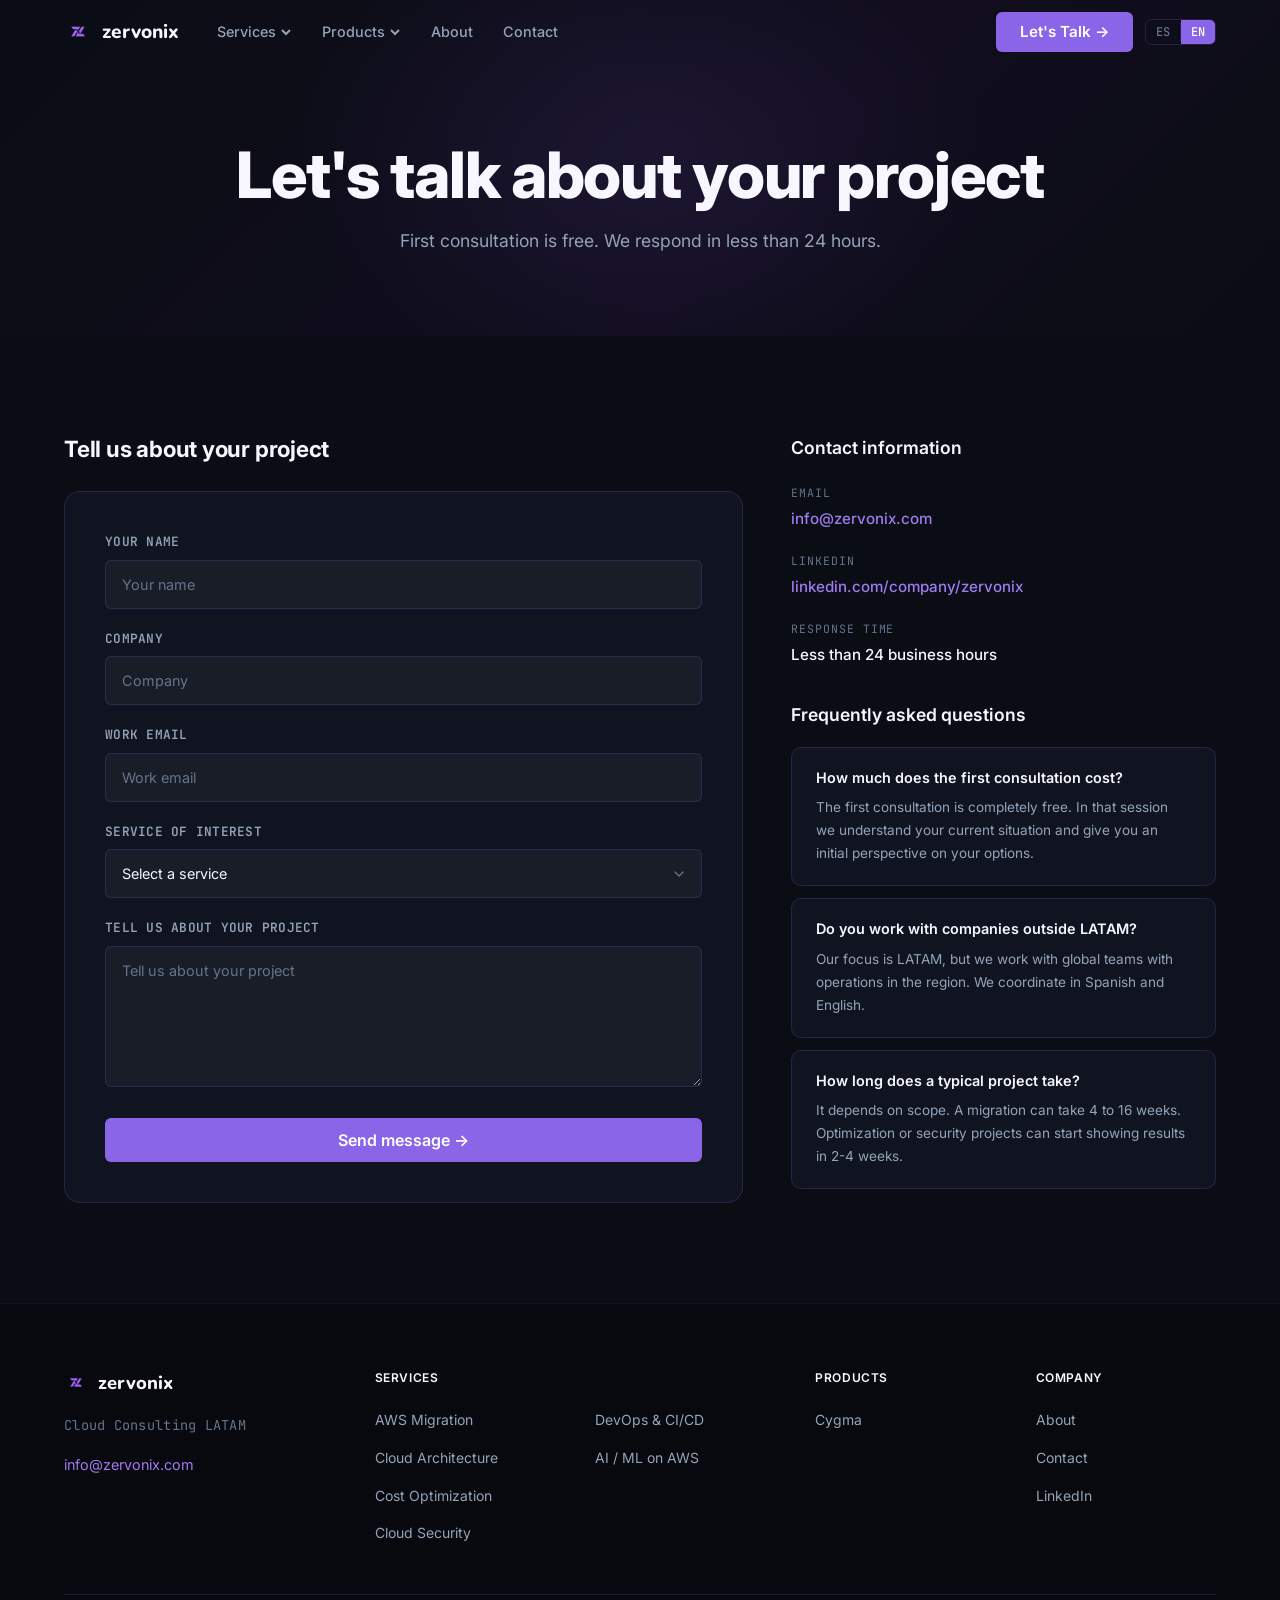
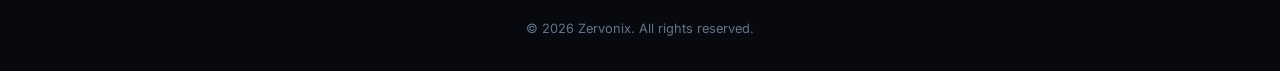
<file: contacto.html>
<!DOCTYPE html>
<html lang="es">
<head>
  <meta charset="UTF-8">
  <meta name="viewport" content="width=device-width, initial-scale=1.0">
  <meta name="description" content="Contáctanos — Zervonix Cloud Consulting LATAM. Primera consulta sin costo.">
  <title>Contacto — Zervonix Cloud Consulting</title>
  <link rel="icon" href="assets/logo-icon.png" type="image/png">
  <link rel="preconnect" href="https://fonts.googleapis.com">
  <link rel="preconnect" href="https://fonts.gstatic.com" crossorigin>
  <link href="https://fonts.googleapis.com/css2?family=Inter:wght@400;500;600&family=Nunito:wght@700;800&family=JetBrains+Mono:wght@400;500&display=swap" rel="stylesheet">
  <link rel="stylesheet" href="css/styles.css">
  <link rel="stylesheet" href="css/components.css">
  <script src="https://www.google.com/recaptcha/api.js?render=6Le_hYEtAAAAALOZOR3ggVcDtzaizFCmctTYoR2l"></script>
</head>
<body>

<!-- ============ NAV ============ -->
<nav class="nav" role="navigation" aria-label="Main navigation">
  <div class="nav__inner">
    <a href="index.html" class="nav__logo">
      <img src="assets/logo-mark.png" alt="Zervonix" width="28" height="28">
      <span style="font-family:'Nunito',sans-serif;font-weight:800">zervonix</span>
    </a>
    <ul class="nav__links" role="list">
      <li class="nav__dropdown">
        <button class="nav__link" id="nav-services-btn" aria-expanded="false" aria-haspopup="true">
          <span data-i18n="nav.services">Servicios</span>
          <svg width="12" height="12" viewBox="0 0 12 12" fill="none" stroke="currentColor" stroke-width="2"><polyline points="2,4 6,8 10,4"/></svg>
        </button>
        <div class="nav__dropdown-menu" role="menu">
          <a href="servicios/aws-migration.html" class="nav__dropdown-item" role="menuitem" data-i18n="nav.migration">Migración AWS</a>
          <a href="servicios/cloud-architecture.html" class="nav__dropdown-item" role="menuitem" data-i18n="nav.architecture">Arquitectura Cloud</a>
          <a href="servicios/cost-optimization.html" class="nav__dropdown-item" role="menuitem" data-i18n="nav.costs">Optimización de Costos</a>
          <a href="servicios/cloud-security.html" class="nav__dropdown-item" role="menuitem" data-i18n="nav.security">Seguridad Cloud</a>
          <a href="servicios/devops-cicd.html" class="nav__dropdown-item" role="menuitem" data-i18n="nav.devops">DevOps &amp; CI/CD</a>
          <a href="servicios/ai-ml-aws.html" class="nav__dropdown-item" role="menuitem" data-i18n="nav.aiml">AI / ML en AWS</a>
        </div>
      </li>
      <li class="nav__dropdown">
        <button class="nav__link" id="nav-products-btn" aria-expanded="false" aria-haspopup="true">
          <span data-i18n="footer.products_col">Productos</span>
          <svg width="12" height="12" viewBox="0 0 12 12" fill="none" stroke="currentColor" stroke-width="2"><polyline points="2,4 6,8 10,4"/></svg>
        </button>
        <div class="nav__dropdown-menu" role="menu">
          <a href="productos/cygma.html" class="nav__dropdown-item" role="menuitem">Cygma</a>
        </div>
      </li>
      <li><a href="nosotros.html" class="nav__link" data-i18n="nav.about">Nosotros</a></li>
      <li><a href="contacto.html" class="nav__link" data-i18n="nav.contact">Contacto</a></li>
    </ul>
    <div class="nav__actions">
      <a href="contacto.html" class="btn btn--primary" data-i18n="nav.cta">Hablemos →</a>
      <div class="lang-toggle" role="group" aria-label="Language selector">
        <button class="lang-toggle__btn active" data-lang="es">ES</button>
        <span class="lang-toggle__sep" aria-hidden="true"></span>
        <button class="lang-toggle__btn" data-lang="en">EN</button>
      </div>
    </div>
    <button class="hamburger" id="hamburger" aria-label="Toggle menu" aria-expanded="false">
      <span></span><span></span><span></span>
    </button>
  </div>
</nav>
<div class="mobile-menu" id="mobile-menu">
  <a href="servicios/aws-migration.html" class="mobile-menu__link" data-i18n="nav.migration">Migración AWS</a>
  <a href="servicios/cloud-architecture.html" class="mobile-menu__link" data-i18n="nav.architecture">Arquitectura Cloud</a>
  <a href="servicios/cost-optimization.html" class="mobile-menu__link" data-i18n="nav.costs">Optimización de Costos</a>
  <a href="servicios/cloud-security.html" class="mobile-menu__link" data-i18n="nav.security">Seguridad Cloud</a>
  <a href="servicios/devops-cicd.html" class="mobile-menu__link" data-i18n="nav.devops">DevOps &amp; CI/CD</a>
  <a href="servicios/ai-ml-aws.html" class="mobile-menu__link" data-i18n="nav.aiml">AI / ML en AWS</a>
  <a href="productos/cygma.html" class="mobile-menu__link">Cygma</a>
  <a href="nosotros.html" class="mobile-menu__link" data-i18n="nav.about">Nosotros</a>
  <a href="contacto.html" class="mobile-menu__link" data-i18n="nav.contact">Contacto</a>
  <div class="mobile-menu__actions">
    <a href="contacto.html" class="btn btn--primary" style="text-align:center" data-i18n="nav.cta">Hablemos →</a>
    <div class="lang-toggle" style="justify-content:center">
      <button class="lang-toggle__btn active" data-lang="es">ES</button>
      <span class="lang-toggle__sep" aria-hidden="true"></span>
      <button class="lang-toggle__btn" data-lang="en">EN</button>
    </div>
  </div>
</div>

<!-- ============ PAGE HERO ============ -->
<section class="page-hero">
  <div class="container">
    <div class="page-hero__content">
      <h1 class="page-hero__title" data-i18n="contact.hero.title">Hablemos de tu proyecto</h1>
      <p class="page-hero__subtitle" data-i18n="contact.hero.subtitle">Primera consulta sin costo. Respondemos en menos de 24 horas.</p>
    </div>
  </div>
</section>

<!-- ============ CONTACT CONTENT ============ -->
<section class="section">
  <div class="container">
    <div class="contact-layout">

      <!-- LEFT: Form -->
      <div>
        <h2 style="margin-bottom:28px;font-size:1.4rem;color:var(--color-white)" data-i18n="contact.form.title">Cuéntanos sobre tu proyecto</h2>
        <div class="contact-form">
          <form
            id="contact-form"
            action="https://docs.google.com/forms/d/e/1FAIpQLSenU-XcBxEAwx9hCTE74_vYpG75WCn6eFGziW5wQEtTH52jBA/formResponse"
            method="POST"
            target="hidden_iframe"
          >
            <div class="form-group">
              <label class="form-label" for="f-name" data-i18n="contact.form.name">Tu nombre</label>
              <input
                class="form-input"
                type="text"
                id="f-name"
                name="entry.119848539"
                required
                data-i18n-placeholder="contact.form.name"
                placeholder="Tu nombre"
              >
            </div>
            <div class="form-group">
              <label class="form-label" for="f-company" data-i18n="contact.form.company">Empresa</label>
              <input
                class="form-input"
                type="text"
                id="f-company"
                name="entry.564967017"
                data-i18n-placeholder="contact.form.company"
                placeholder="Empresa"
              >
            </div>
            <div class="form-group">
              <label class="form-label" for="f-email" data-i18n="contact.form.email">Email corporativo</label>
              <input
                class="form-input"
                type="email"
                id="f-email"
                name="entry.685088315"
                required
                data-i18n-placeholder="contact.form.email"
                placeholder="Email corporativo"
              >
            </div>
            <div class="form-group">
              <label class="form-label" for="f-service" data-i18n="contact.form.service">Servicio de interés</label>
              <select class="form-select" id="f-service" name="entry.1010782603">
                <option value="" data-i18n="contact.form.service_default">Selecciona un servicio</option>
                <option value="Migración AWS" data-i18n="nav.migration">Migración AWS</option>
                <option value="Arquitectura Cloud" data-i18n="nav.architecture">Arquitectura Cloud</option>
                <option value="Optimización de Costos" data-i18n="nav.costs">Optimización de Costos</option>
                <option value="Seguridad Cloud" data-i18n="nav.security">Seguridad Cloud</option>
                <option value="DevOps &amp; CI/CD" data-i18n="nav.devops">DevOps &amp; CI/CD</option>
                <option value="AI / ML en AWS" data-i18n="nav.aiml">AI / ML en AWS</option>
              </select>
            </div>
            <div class="form-group">
              <label class="form-label" for="f-message" data-i18n="contact.form.message">Mensaje</label>
              <textarea
                class="form-textarea"
                id="f-message"
                name="entry.1548930549"
                rows="5"
                data-i18n-placeholder="contact.form.message"
                placeholder="Cuéntanos sobre tu proyecto"
              ></textarea>
            </div>
            <input type="hidden" id="g-recaptcha-response" name="g-recaptcha-response">
            <button type="submit" class="btn btn--primary form-submit" data-i18n="contact.form.submit">
              Enviar mensaje →
            </button>
          </form>
          <div class="form-success" id="form-success" data-i18n="contact.form.success">
            ¡Mensaje enviado! Te contactamos pronto.
          </div>
          <iframe name="hidden_iframe" style="display:none" title="Form submission target"></iframe>
        </div>
      </div>

      <!-- RIGHT: Info + FAQ -->
      <div class="contact-info">
        <div>
          <h3 style="font-size:1.1rem;color:var(--color-white);margin-bottom:24px" data-i18n="contact.info.title">Información de contacto</h3>
          <div class="contact-info__item">
            <span class="contact-info__label" data-i18n="contact.info.email_label">Email</span>
            <a href="mailto:info@zervonix.com" class="contact-info__value" style="color:var(--color-purple-bright)">info@zervonix.com</a>
          </div>
          <div class="contact-info__item" style="margin-top:20px">
            <span class="contact-info__label" data-i18n="contact.info.linkedin_label">LinkedIn</span>
            <a href="https://linkedin.com/company/zervonix" target="_blank" rel="noopener noreferrer" class="contact-info__value" style="color:var(--color-purple-bright)">linkedin.com/company/zervonix</a>
          </div>
          <div class="contact-info__item" style="margin-top:20px">
            <span class="contact-info__label" data-i18n="contact.info.hours_label">Tiempo de respuesta</span>
            <span class="contact-info__value" data-i18n="contact.info.hours_val">Menos de 24 horas hábiles</span>
          </div>
        </div>

        <!-- FAQ -->
        <div>
          <h3 style="font-size:1.1rem;color:var(--color-white);margin-bottom:20px" data-i18n="contact.faq.title">Preguntas frecuentes</h3>
          <div class="faq-list">
            <div class="faq-item">
              <div class="faq-item__q" data-i18n="contact.faq.q1">¿Cuánto cuesta la primera consulta?</div>
              <div class="faq-item__a" data-i18n="contact.faq.a1">La primera consulta es completamente sin costo. En esa sesión entendemos tu situación actual y te damos una perspectiva inicial de qué opciones tienes.</div>
            </div>
            <div class="faq-item">
              <div class="faq-item__q" data-i18n="contact.faq.q2">¿Trabajan con empresas fuera de LATAM?</div>
              <div class="faq-item__a" data-i18n="contact.faq.a2">Nuestro foco es LATAM, pero trabajamos con equipos globales que tienen operaciones en la región. Coordinamos en español e inglés.</div>
            </div>
            <div class="faq-item">
              <div class="faq-item__q" data-i18n="contact.faq.q3">¿Cuánto dura un proyecto típico?</div>
              <div class="faq-item__a" data-i18n="contact.faq.a3">Depende del alcance. Una migración puede durar de 4 a 16 semanas. Proyectos de optimización o seguridad pueden comenzar a mostrar resultados en 2-4 semanas.</div>
            </div>
          </div>
        </div>
      </div>

    </div>
  </div>
</section>

<!-- ============ FOOTER ============ -->
<footer class="footer">
  <div class="container">
    <div class="footer__inner">
      <div class="footer__brand">
        <a href="index.html" class="footer__brand-logo">
          <img src="assets/logo-mark.png" alt="Zervonix" width="24" height="24">
          <span>zervonix</span>
        </a>
        <p class="footer__tagline" data-i18n="footer.tagline">Cloud Consulting LATAM</p>
        <a href="mailto:info@zervonix.com" class="footer__email">info@zervonix.com</a>
      </div>
      <div class="footer__col">
        <div class="footer__col-title" data-i18n="footer.services_col">Servicios</div>
        <ul class="footer__links">
          <li><a href="servicios/aws-migration.html" class="footer__link" data-i18n="nav.migration">Migración AWS</a></li>
          <li><a href="servicios/cloud-architecture.html" class="footer__link" data-i18n="nav.architecture">Arquitectura Cloud</a></li>
          <li><a href="servicios/cost-optimization.html" class="footer__link" data-i18n="nav.costs">Optimización de Costos</a></li>
          <li><a href="servicios/cloud-security.html" class="footer__link" data-i18n="nav.security">Seguridad Cloud</a></li>
        </ul>
      </div>
      <div class="footer__col">
        <div class="footer__col-title">&nbsp;</div>
        <ul class="footer__links">
          <li><a href="servicios/devops-cicd.html" class="footer__link" data-i18n="nav.devops">DevOps &amp; CI/CD</a></li>
          <li><a href="servicios/ai-ml-aws.html" class="footer__link" data-i18n="nav.aiml">AI / ML en AWS</a></li>
        </ul>
      </div>
      <div class="footer__col">
        <div class="footer__col-title" data-i18n="footer.products_col">Productos</div>
        <ul class="footer__links">
          <li><a href="productos/cygma.html" class="footer__link">Cygma</a></li>
        </ul>
      </div>
      <div class="footer__col">
        <div class="footer__col-title" data-i18n="footer.company_col">Compañía</div>
        <ul class="footer__links">
          <li><a href="nosotros.html" class="footer__link" data-i18n="footer.about">Nosotros</a></li>
          <li><a href="contacto.html" class="footer__link" data-i18n="footer.contact">Contacto</a></li>
          <li><a href="https://linkedin.com/company/zervonix" class="footer__link" target="_blank" rel="noopener noreferrer">LinkedIn</a></li>
        </ul>
      </div>
    </div>
    <div class="footer__bottom">
      <span class="footer__copyright" data-i18n="footer.copyright">© 2026 Zervonix. Todos los derechos reservados.</span>
    </div>
  </div>
</footer>

<script src="js/main.js"></script>
</body>
</html>
</file>
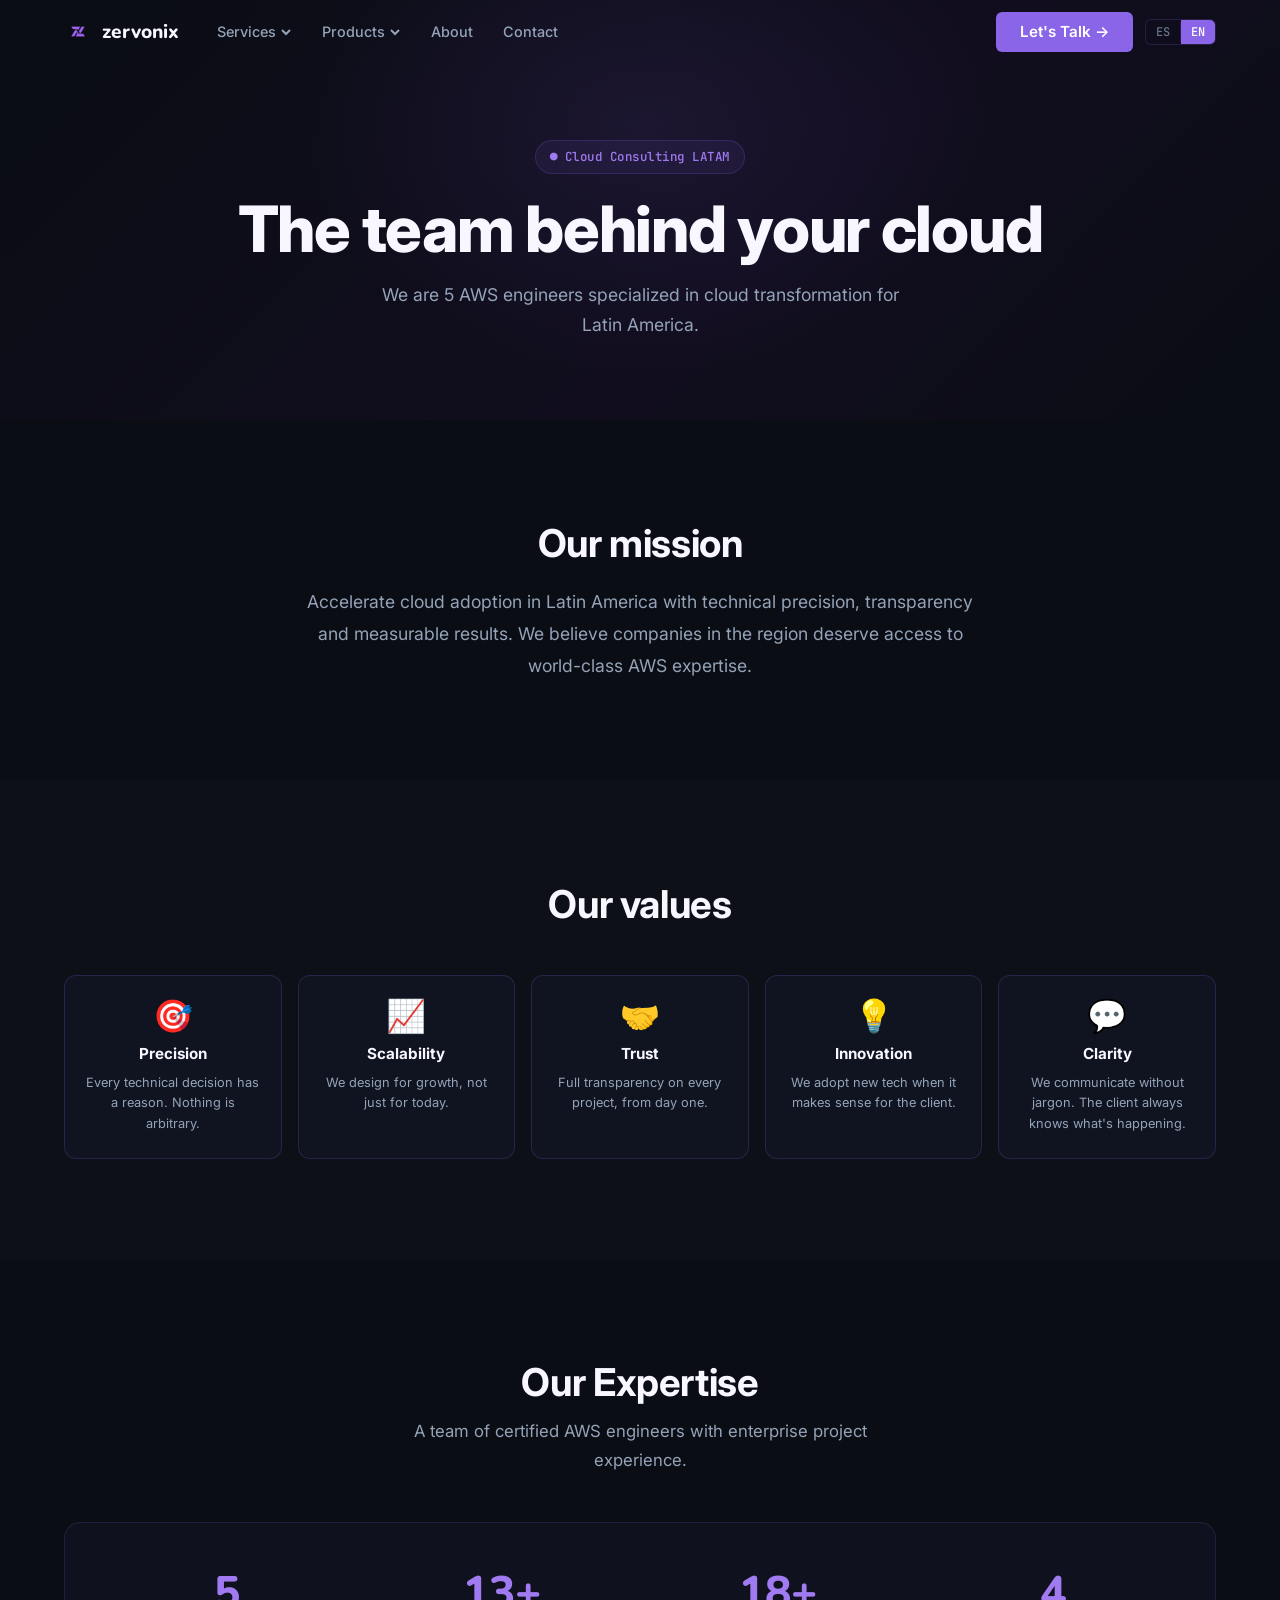
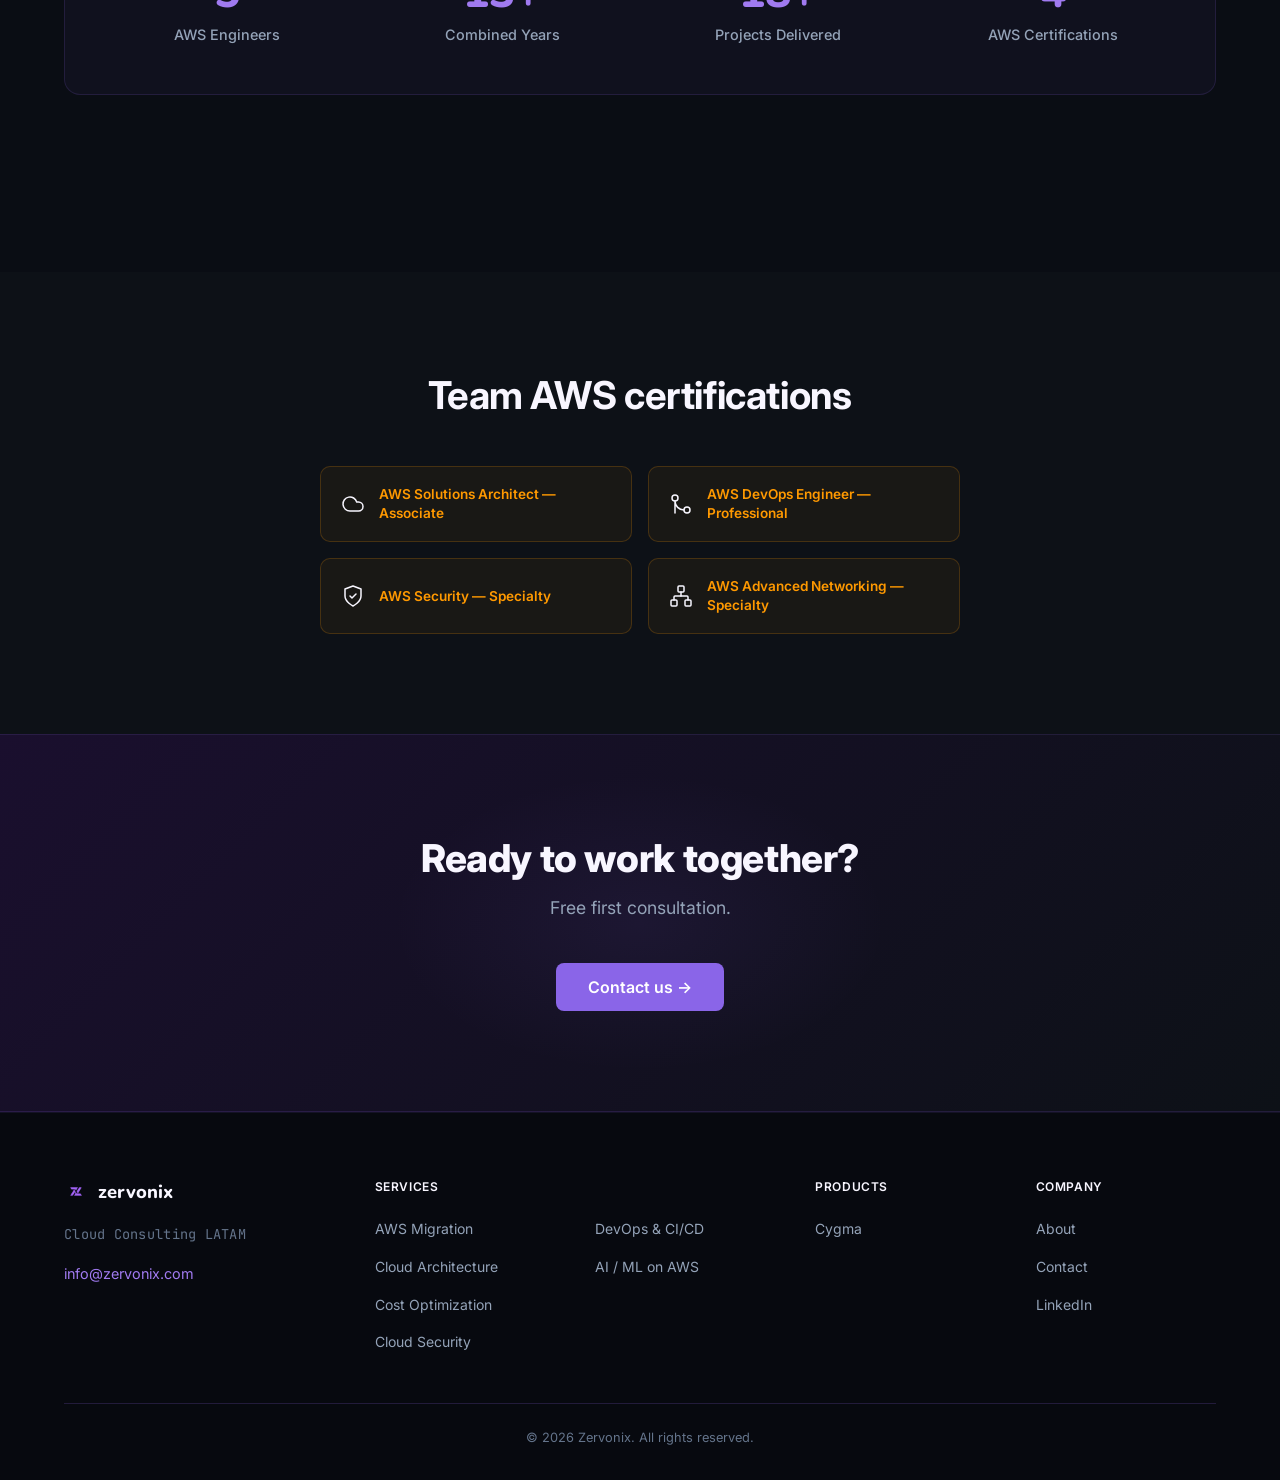
<file: nosotros.html>
<!DOCTYPE html>
<html lang="es">
<head>
  <meta charset="UTF-8">
  <meta name="viewport" content="width=device-width, initial-scale=1.0">
  <meta name="description" content="Conoce al equipo de Zervonix — 5 ingenieros AWS certificados especializados en cloud para Latinoamérica.">
  <title>Nosotros — Zervonix Cloud Consulting</title>
  <link rel="icon" href="assets/logo-icon.png" type="image/png">
  <link rel="preconnect" href="https://fonts.googleapis.com">
  <link rel="preconnect" href="https://fonts.gstatic.com" crossorigin>
  <link href="https://fonts.googleapis.com/css2?family=Inter:wght@400;500;600&family=Nunito:wght@700;800&family=JetBrains+Mono:wght@400;500&display=swap" rel="stylesheet">
  <link rel="stylesheet" href="css/styles.css">
  <link rel="stylesheet" href="css/components.css">
</head>
<body>

<!-- ============ NAV ============ -->
<nav class="nav" role="navigation" aria-label="Main navigation">
  <div class="nav__inner">
    <a href="index.html" class="nav__logo">
      <img src="assets/logo-mark.png" alt="Zervonix" width="28" height="28">
      <span style="font-family:'Nunito',sans-serif;font-weight:800">zervonix</span>
    </a>
    <ul class="nav__links" role="list">
      <li class="nav__dropdown">
        <button class="nav__link" id="nav-services-btn" aria-expanded="false" aria-haspopup="true">
          <span data-i18n="nav.services">Servicios</span>
          <svg width="12" height="12" viewBox="0 0 12 12" fill="none" stroke="currentColor" stroke-width="2"><polyline points="2,4 6,8 10,4"/></svg>
        </button>
        <div class="nav__dropdown-menu" role="menu">
          <a href="servicios/aws-migration.html" class="nav__dropdown-item" role="menuitem" data-i18n="nav.migration">Migración AWS</a>
          <a href="servicios/cloud-architecture.html" class="nav__dropdown-item" role="menuitem" data-i18n="nav.architecture">Arquitectura Cloud</a>
          <a href="servicios/cost-optimization.html" class="nav__dropdown-item" role="menuitem" data-i18n="nav.costs">Optimización de Costos</a>
          <a href="servicios/cloud-security.html" class="nav__dropdown-item" role="menuitem" data-i18n="nav.security">Seguridad Cloud</a>
          <a href="servicios/devops-cicd.html" class="nav__dropdown-item" role="menuitem" data-i18n="nav.devops">DevOps &amp; CI/CD</a>
          <a href="servicios/ai-ml-aws.html" class="nav__dropdown-item" role="menuitem" data-i18n="nav.aiml">AI / ML en AWS</a>
        </div>
      </li>
      <li class="nav__dropdown">
        <button class="nav__link" id="nav-products-btn" aria-expanded="false" aria-haspopup="true">
          <span data-i18n="footer.products_col">Productos</span>
          <svg width="12" height="12" viewBox="0 0 12 12" fill="none" stroke="currentColor" stroke-width="2"><polyline points="2,4 6,8 10,4"/></svg>
        </button>
        <div class="nav__dropdown-menu" role="menu">
          <a href="productos/cygma.html" class="nav__dropdown-item" role="menuitem">Cygma</a>
        </div>
      </li>
      <li><a href="nosotros.html" class="nav__link" data-i18n="nav.about">Nosotros</a></li>
      <li><a href="contacto.html" class="nav__link" data-i18n="nav.contact">Contacto</a></li>
    </ul>
    <div class="nav__actions">
      <a href="contacto.html" class="btn btn--primary" data-i18n="nav.cta">Hablemos →</a>
      <div class="lang-toggle" role="group" aria-label="Language selector">
        <button class="lang-toggle__btn active" data-lang="es">ES</button>
        <span class="lang-toggle__sep" aria-hidden="true"></span>
        <button class="lang-toggle__btn" data-lang="en">EN</button>
      </div>
    </div>
    <button class="hamburger" id="hamburger" aria-label="Toggle menu" aria-expanded="false">
      <span></span><span></span><span></span>
    </button>
  </div>
</nav>
<div class="mobile-menu" id="mobile-menu">
  <a href="servicios/aws-migration.html" class="mobile-menu__link" data-i18n="nav.migration">Migración AWS</a>
  <a href="servicios/cloud-architecture.html" class="mobile-menu__link" data-i18n="nav.architecture">Arquitectura Cloud</a>
  <a href="servicios/cost-optimization.html" class="mobile-menu__link" data-i18n="nav.costs">Optimización de Costos</a>
  <a href="servicios/cloud-security.html" class="mobile-menu__link" data-i18n="nav.security">Seguridad Cloud</a>
  <a href="servicios/devops-cicd.html" class="mobile-menu__link" data-i18n="nav.devops">DevOps &amp; CI/CD</a>
  <a href="servicios/ai-ml-aws.html" class="mobile-menu__link" data-i18n="nav.aiml">AI / ML en AWS</a>
  <a href="productos/cygma.html" class="mobile-menu__link">Cygma</a>
  <a href="nosotros.html" class="mobile-menu__link" data-i18n="nav.about">Nosotros</a>
  <a href="contacto.html" class="mobile-menu__link" data-i18n="nav.contact">Contacto</a>
  <div class="mobile-menu__actions">
    <a href="contacto.html" class="btn btn--primary" style="text-align:center" data-i18n="nav.cta">Hablemos →</a>
    <div class="lang-toggle" style="justify-content:center">
      <button class="lang-toggle__btn active" data-lang="es">ES</button>
      <span class="lang-toggle__sep" aria-hidden="true"></span>
      <button class="lang-toggle__btn" data-lang="en">EN</button>
    </div>
  </div>
</div>

<!-- ============ PAGE HERO ============ -->
<section class="page-hero">
  <div class="container">
    <div class="page-hero__content">
      <div style="margin-bottom:20px">
        <span class="badge" data-i18n="hero.badge">● Cloud Consulting LATAM</span>
      </div>
      <h1 class="page-hero__title" data-i18n="about.hero.title">El equipo detrás de tu cloud</h1>
      <p class="page-hero__subtitle" data-i18n="about.hero.subtitle">Somos 5 ingenieros AWS especializados en transformación cloud para Latinoamérica.</p>
    </div>
  </div>
</section>

<!-- ============ MISIÓN ============ -->
<section class="section">
  <div class="container">
    <div style="max-width:680px;margin:0 auto;text-align:center">
      <h2 class="section__title" style="margin-bottom:20px" data-i18n="about.mission.title">Nuestra misión</h2>
      <p style="font-size:1.1rem;color:var(--color-text-secondary);line-height:1.8" data-i18n="about.mission.desc">Acelerar la adopción cloud en Latinoamérica con precisión técnica, transparencia y resultados medibles.</p>
    </div>
  </div>
</section>

<!-- ============ VALORES ============ -->
<section class="section section--elevated">
  <div class="container">
    <div class="section__header">
      <h2 class="section__title" data-i18n="about.values.title">Nuestros valores</h2>
    </div>
    <div class="values__grid">
      <div class="value-card">
        <div class="value-card__icon" aria-hidden="true">🎯</div>
        <h3 class="value-card__title" data-i18n="about.values.v1.title">Precisión</h3>
        <p class="value-card__desc" data-i18n="about.values.v1.desc">Cada decisión técnica tiene fundamento. Nada al azar.</p>
      </div>
      <div class="value-card">
        <div class="value-card__icon" aria-hidden="true">📈</div>
        <h3 class="value-card__title" data-i18n="about.values.v2.title">Escalabilidad</h3>
        <p class="value-card__desc" data-i18n="about.values.v2.desc">Diseñamos pensando en el crecimiento, no solo en hoy.</p>
      </div>
      <div class="value-card">
        <div class="value-card__icon" aria-hidden="true">🤝</div>
        <h3 class="value-card__title" data-i18n="about.values.v3.title">Confianza</h3>
        <p class="value-card__desc" data-i18n="about.values.v3.desc">Transparencia total en cada proyecto, desde el primer día.</p>
      </div>
      <div class="value-card">
        <div class="value-card__icon" aria-hidden="true">💡</div>
        <h3 class="value-card__title" data-i18n="about.values.v4.title">Innovación</h3>
        <p class="value-card__desc" data-i18n="about.values.v4.desc">Adoptamos lo nuevo cuando tiene sentido para el cliente.</p>
      </div>
      <div class="value-card">
        <div class="value-card__icon" aria-hidden="true">💬</div>
        <h3 class="value-card__title" data-i18n="about.values.v5.title">Claridad</h3>
        <p class="value-card__desc" data-i18n="about.values.v5.desc">Comunicamos sin jerga. El cliente siempre sabe qué está pasando.</p>
      </div>
    </div>
  </div>
</section>

<!-- ============ EXPERTISE ============ -->
<section class="section">
  <div class="container">
    <div class="section__header">
      <h2 class="section__title" data-i18n="expertise.title">Nuestro Expertise</h2>
      <p class="section__subtitle" data-i18n="expertise.subtitle">Un equipo de ingenieros certificados AWS con experiencia en proyectos enterprise.</p>
    </div>
    <div class="expertise">
      <div class="expertise__metrics fade-in-on-scroll">
        <div class="expertise__metric">
          <div class="expertise__metric-value" data-counter="5">5</div>
          <div class="expertise__metric-label" data-i18n="expertise.engineers">Ingenieros AWS</div>
        </div>
        <div class="expertise__metric">
          <div class="expertise__metric-value" data-counter="15+">15+</div>
          <div class="expertise__metric-label" data-i18n="expertise.years">Años combinados</div>
        </div>
        <div class="expertise__metric">
          <div class="expertise__metric-value" data-counter="20+">20+</div>
          <div class="expertise__metric-label" data-i18n="expertise.projects">Proyectos entregados</div>
        </div>
        <div class="expertise__metric">
          <div class="expertise__metric-value" data-counter="4">4</div>
          <div class="expertise__metric-label" data-i18n="expertise.certs">Certificaciones AWS</div>
        </div>
      </div>
      <div class="expertise__specialties fade-in-on-scroll">
        <span class="expertise__specialty">
          <svg xmlns="http://www.w3.org/2000/svg" width="18" height="18" viewBox="0 0 24 24" fill="none" stroke="currentColor" stroke-width="1.5" stroke-linecap="round" stroke-linejoin="round"><path d="M17.5 19H9a7 7 0 1 1 6.71-9h1.79a4.5 4.5 0 1 1 0 9Z"/></svg>
          Solutions Architecture
        </span>
        <span class="expertise__specialty">
          <svg xmlns="http://www.w3.org/2000/svg" width="18" height="18" viewBox="0 0 24 24" fill="none" stroke="currentColor" stroke-width="1.5" stroke-linecap="round" stroke-linejoin="round"><circle cx="18" cy="18" r="3"/><circle cx="6" cy="6" r="3"/><path d="M6 21V9a9 9 0 0 0 9 9"/></svg>
          DevOps Engineering
        </span>
        <span class="expertise__specialty">
          <svg xmlns="http://www.w3.org/2000/svg" width="18" height="18" viewBox="0 0 24 24" fill="none" stroke="currentColor" stroke-width="1.5" stroke-linecap="round" stroke-linejoin="round"><path d="M12 22s8-4 8-10V5l-8-3-8 3v7c0 6 8 10 8 10"/><path d="m9 12 2 2 4-4"/></svg>
          Security Specialty
        </span>
        <span class="expertise__specialty">
          <svg xmlns="http://www.w3.org/2000/svg" width="18" height="18" viewBox="0 0 24 24" fill="none" stroke="currentColor" stroke-width="1.5" stroke-linecap="round" stroke-linejoin="round"><rect x="16" y="16" width="6" height="6" rx="1"/><rect x="2" y="16" width="6" height="6" rx="1"/><rect x="9" y="2" width="6" height="6" rx="1"/><path d="M5 16v-3a1 1 0 0 1 1-1h12a1 1 0 0 1 1 1v3"/><path d="M12 12V8"/></svg>
          Networking Specialty
        </span>
      </div>
    </div>
  </div>
</section>

<!-- ============ AWS CERTIFICATIONS ============ -->
<section class="section section--elevated">
  <div class="container">
    <div class="section__header">
      <h2 class="section__title" data-i18n="about.certs.title">Certificaciones AWS del equipo</h2>
    </div>
    <div class="certs-grid">
      <div class="cert-item">
        <div class="cert-item__icon" aria-hidden="true">
          <svg xmlns="http://www.w3.org/2000/svg" width="24" height="24" viewBox="0 0 24 24" fill="none" stroke="currentColor" stroke-width="1.5" stroke-linecap="round" stroke-linejoin="round"><path d="M17.5 19H9a7 7 0 1 1 6.71-9h1.79a4.5 4.5 0 1 1 0 9Z"/></svg>
        </div>
        <div class="cert-item__name">AWS Solutions Architect — Associate</div>
      </div>
      <div class="cert-item">
        <div class="cert-item__icon" aria-hidden="true">
          <svg xmlns="http://www.w3.org/2000/svg" width="24" height="24" viewBox="0 0 24 24" fill="none" stroke="currentColor" stroke-width="1.5" stroke-linecap="round" stroke-linejoin="round"><circle cx="18" cy="18" r="3"/><circle cx="6" cy="6" r="3"/><path d="M6 21V9a9 9 0 0 0 9 9"/></svg>
        </div>
        <div class="cert-item__name">AWS DevOps Engineer — Professional</div>
      </div>
      <div class="cert-item">
        <div class="cert-item__icon" aria-hidden="true">
          <svg xmlns="http://www.w3.org/2000/svg" width="24" height="24" viewBox="0 0 24 24" fill="none" stroke="currentColor" stroke-width="1.5" stroke-linecap="round" stroke-linejoin="round"><path d="M12 22s8-4 8-10V5l-8-3-8 3v7c0 6 8 10 8 10"/><path d="m9 12 2 2 4-4"/></svg>
        </div>
        <div class="cert-item__name">AWS Security — Specialty</div>
      </div>
      <div class="cert-item">
        <div class="cert-item__icon" aria-hidden="true">
          <svg xmlns="http://www.w3.org/2000/svg" width="24" height="24" viewBox="0 0 24 24" fill="none" stroke="currentColor" stroke-width="1.5" stroke-linecap="round" stroke-linejoin="round"><rect x="16" y="16" width="6" height="6" rx="1"/><rect x="2" y="16" width="6" height="6" rx="1"/><rect x="9" y="2" width="6" height="6" rx="1"/><path d="M5 16v-3a1 1 0 0 1 1-1h12a1 1 0 0 1 1 1v3"/><path d="M12 12V8"/></svg>
        </div>
        <div class="cert-item__name">AWS Advanced Networking — Specialty</div>
      </div>
    </div>
  </div>
</section>

<!-- ============ CTA ============ -->
<section class="cta-final">
  <div class="container">
    <h2 class="cta-final__title" data-i18n="about.cta.title">¿Listos para trabajar juntos?</h2>
    <p class="cta-final__subtitle" data-i18n="cta.subtitle">Hablemos de tu proyecto. Primera consulta sin costo.</p>
    <a href="contacto.html" class="btn btn--primary btn--large" data-i18n="about.cta.btn">Contáctanos →</a>
  </div>
</section>

<!-- ============ FOOTER ============ -->
<footer class="footer">
  <div class="container">
    <div class="footer__inner">
      <div class="footer__brand">
        <a href="index.html" class="footer__brand-logo">
          <img src="assets/logo-mark.png" alt="Zervonix" width="24" height="24">
          <span>zervonix</span>
        </a>
        <p class="footer__tagline" data-i18n="footer.tagline">Cloud Consulting LATAM</p>
        <a href="mailto:info@zervonix.com" class="footer__email">info@zervonix.com</a>
      </div>
      <div class="footer__col">
        <div class="footer__col-title" data-i18n="footer.services_col">Servicios</div>
        <ul class="footer__links">
          <li><a href="servicios/aws-migration.html" class="footer__link" data-i18n="nav.migration">Migración AWS</a></li>
          <li><a href="servicios/cloud-architecture.html" class="footer__link" data-i18n="nav.architecture">Arquitectura Cloud</a></li>
          <li><a href="servicios/cost-optimization.html" class="footer__link" data-i18n="nav.costs">Optimización de Costos</a></li>
          <li><a href="servicios/cloud-security.html" class="footer__link" data-i18n="nav.security">Seguridad Cloud</a></li>
        </ul>
      </div>
      <div class="footer__col">
        <div class="footer__col-title">&nbsp;</div>
        <ul class="footer__links">
          <li><a href="servicios/devops-cicd.html" class="footer__link" data-i18n="nav.devops">DevOps &amp; CI/CD</a></li>
          <li><a href="servicios/ai-ml-aws.html" class="footer__link" data-i18n="nav.aiml">AI / ML en AWS</a></li>
        </ul>
      </div>
      <div class="footer__col">
        <div class="footer__col-title" data-i18n="footer.products_col">Productos</div>
        <ul class="footer__links">
          <li><a href="productos/cygma.html" class="footer__link">Cygma</a></li>
        </ul>
      </div>
      <div class="footer__col">
        <div class="footer__col-title" data-i18n="footer.company_col">Compañía</div>
        <ul class="footer__links">
          <li><a href="nosotros.html" class="footer__link" data-i18n="footer.about">Nosotros</a></li>
          <li><a href="contacto.html" class="footer__link" data-i18n="footer.contact">Contacto</a></li>
          <li><a href="https://linkedin.com/company/zervonix" class="footer__link" target="_blank" rel="noopener noreferrer">LinkedIn</a></li>
        </ul>
      </div>
    </div>
    <div class="footer__bottom">
      <span class="footer__copyright" data-i18n="footer.copyright">© 2026 Zervonix. Todos los derechos reservados.</span>
    </div>
  </div>
</footer>

<script src="js/main.js"></script>
</body>
</html>
</file>
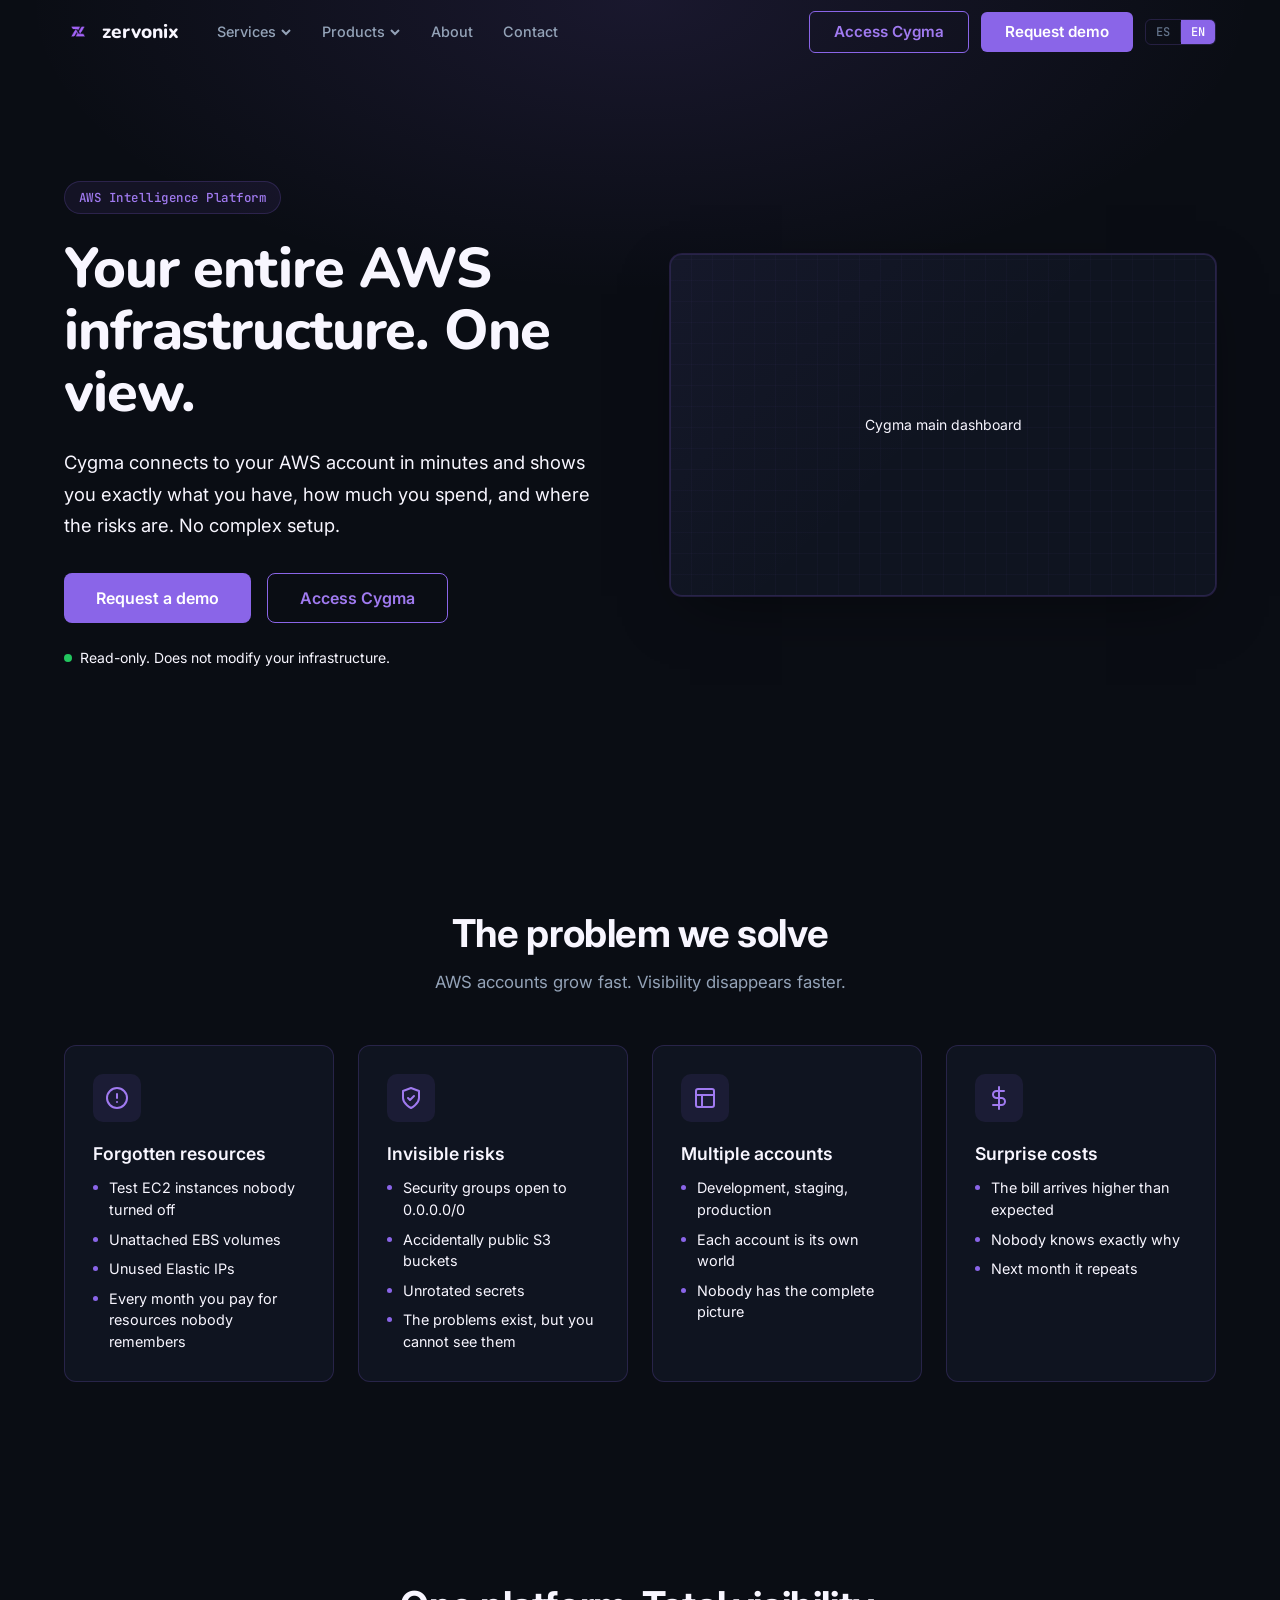
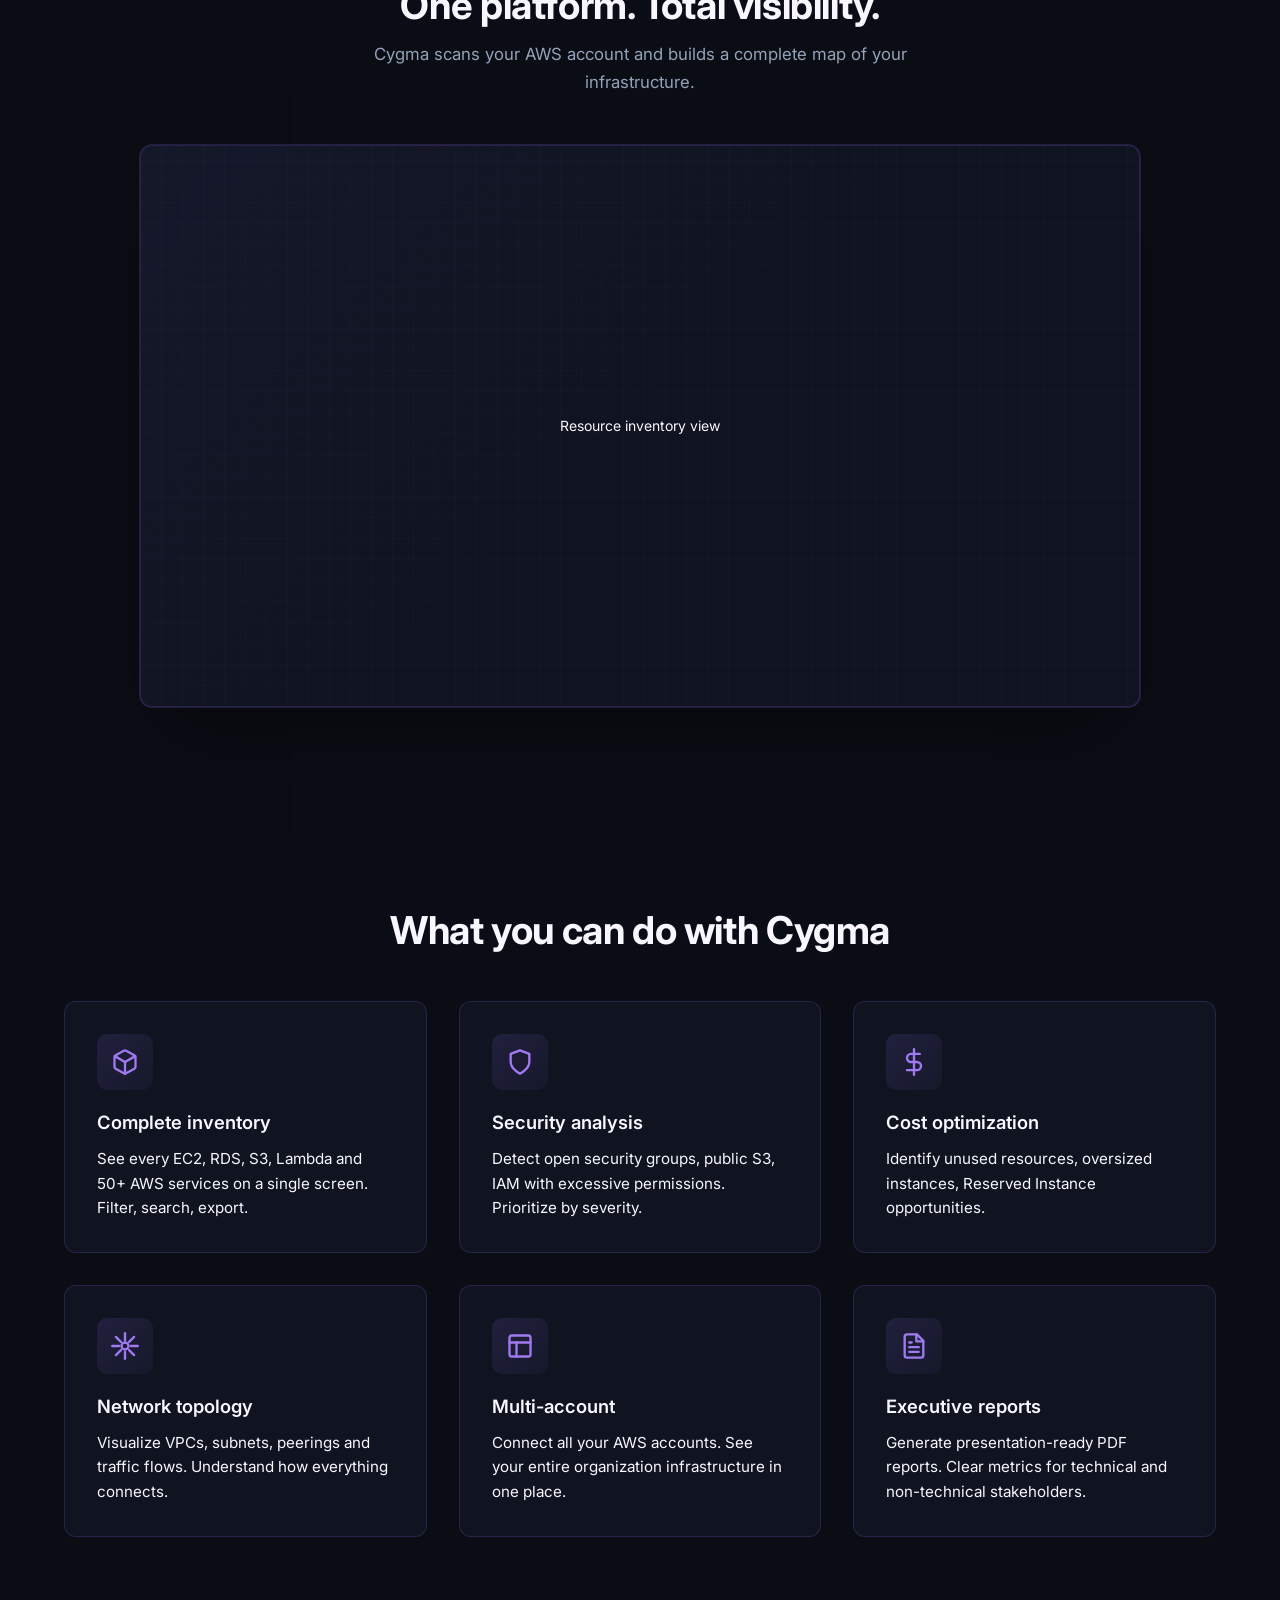
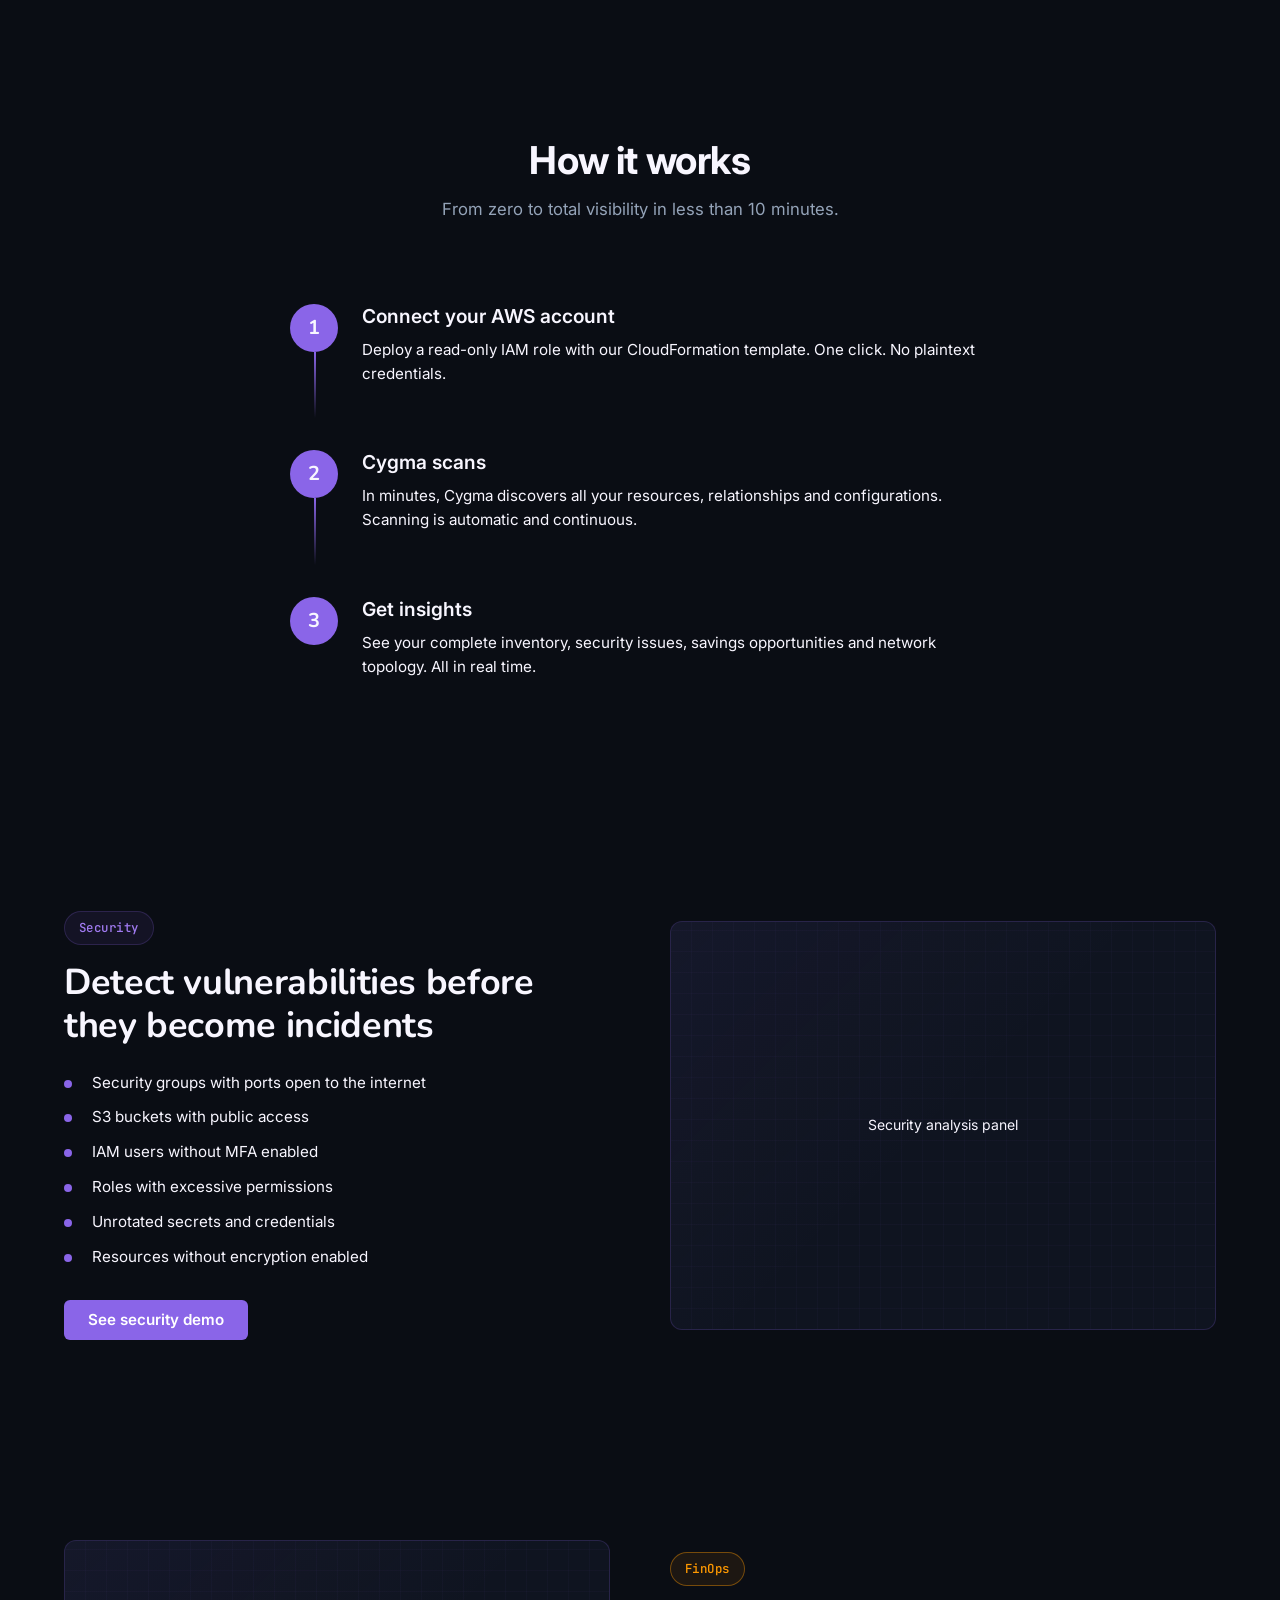
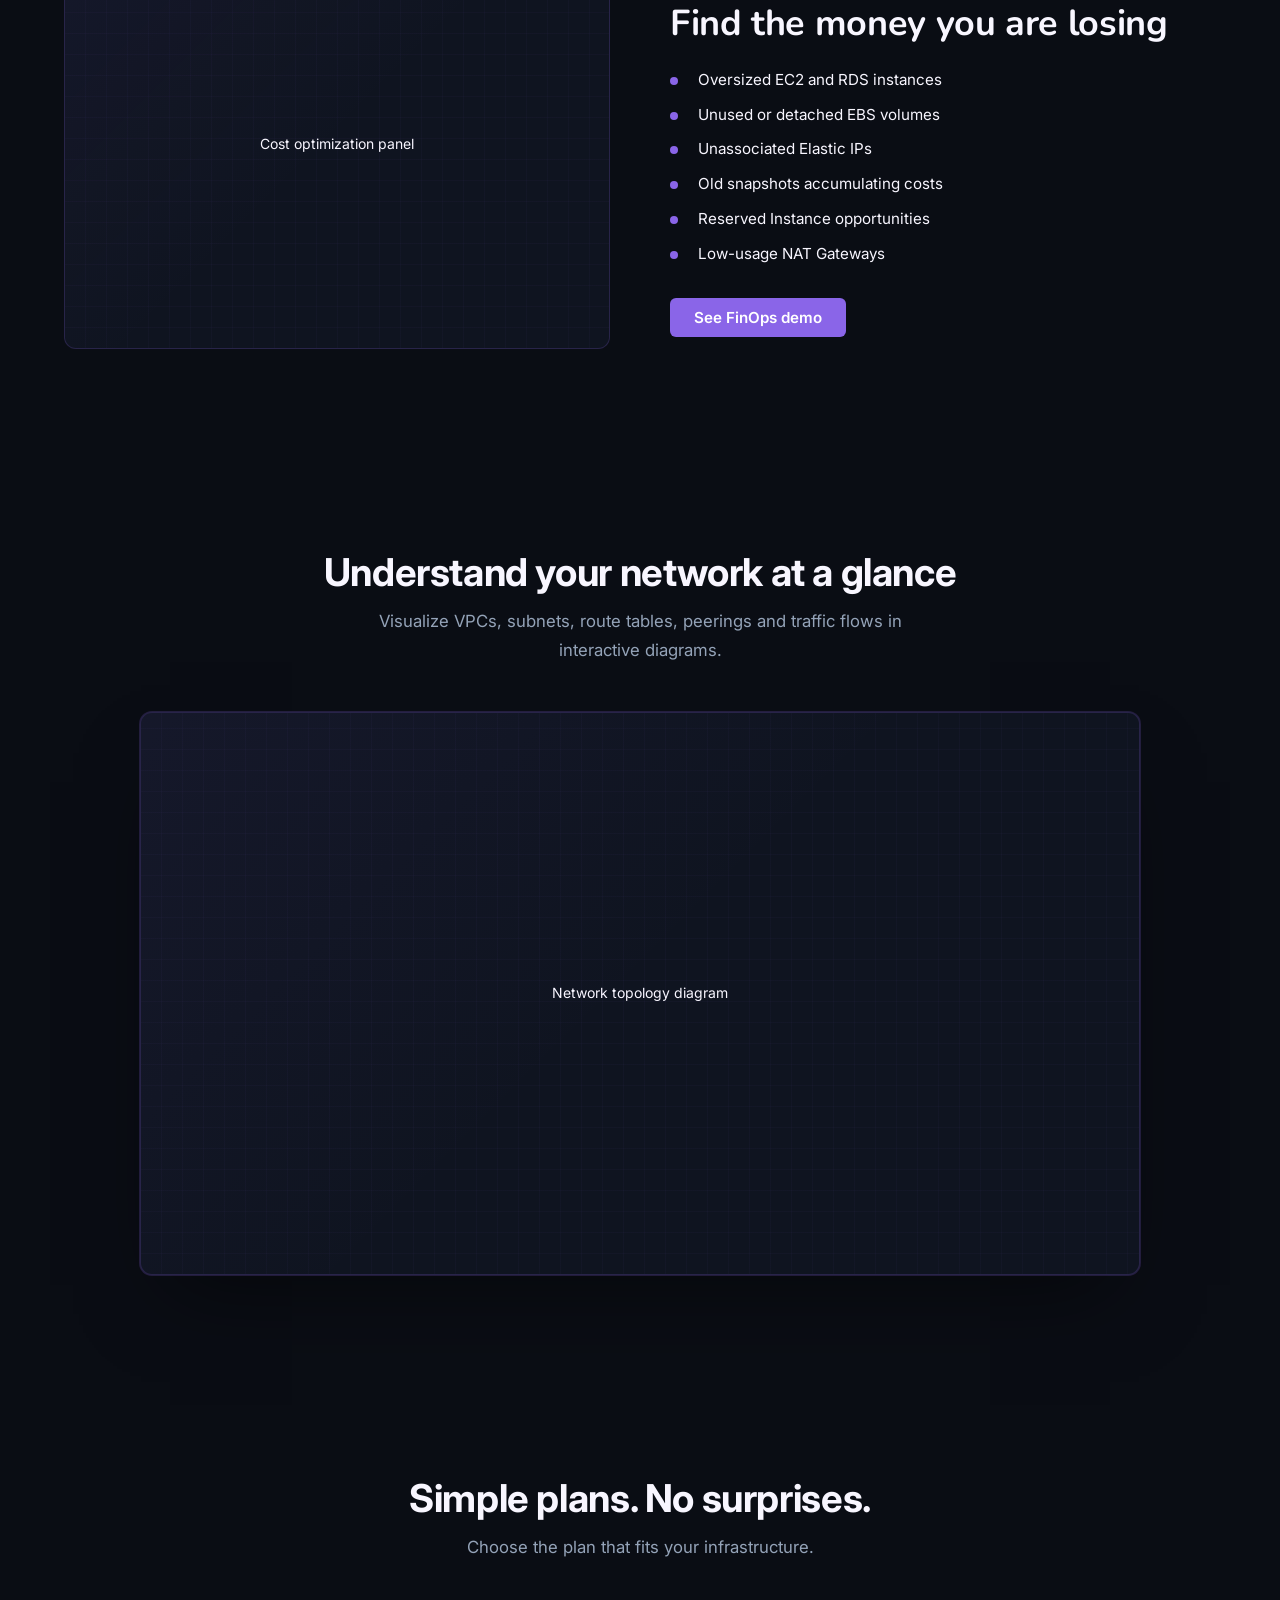
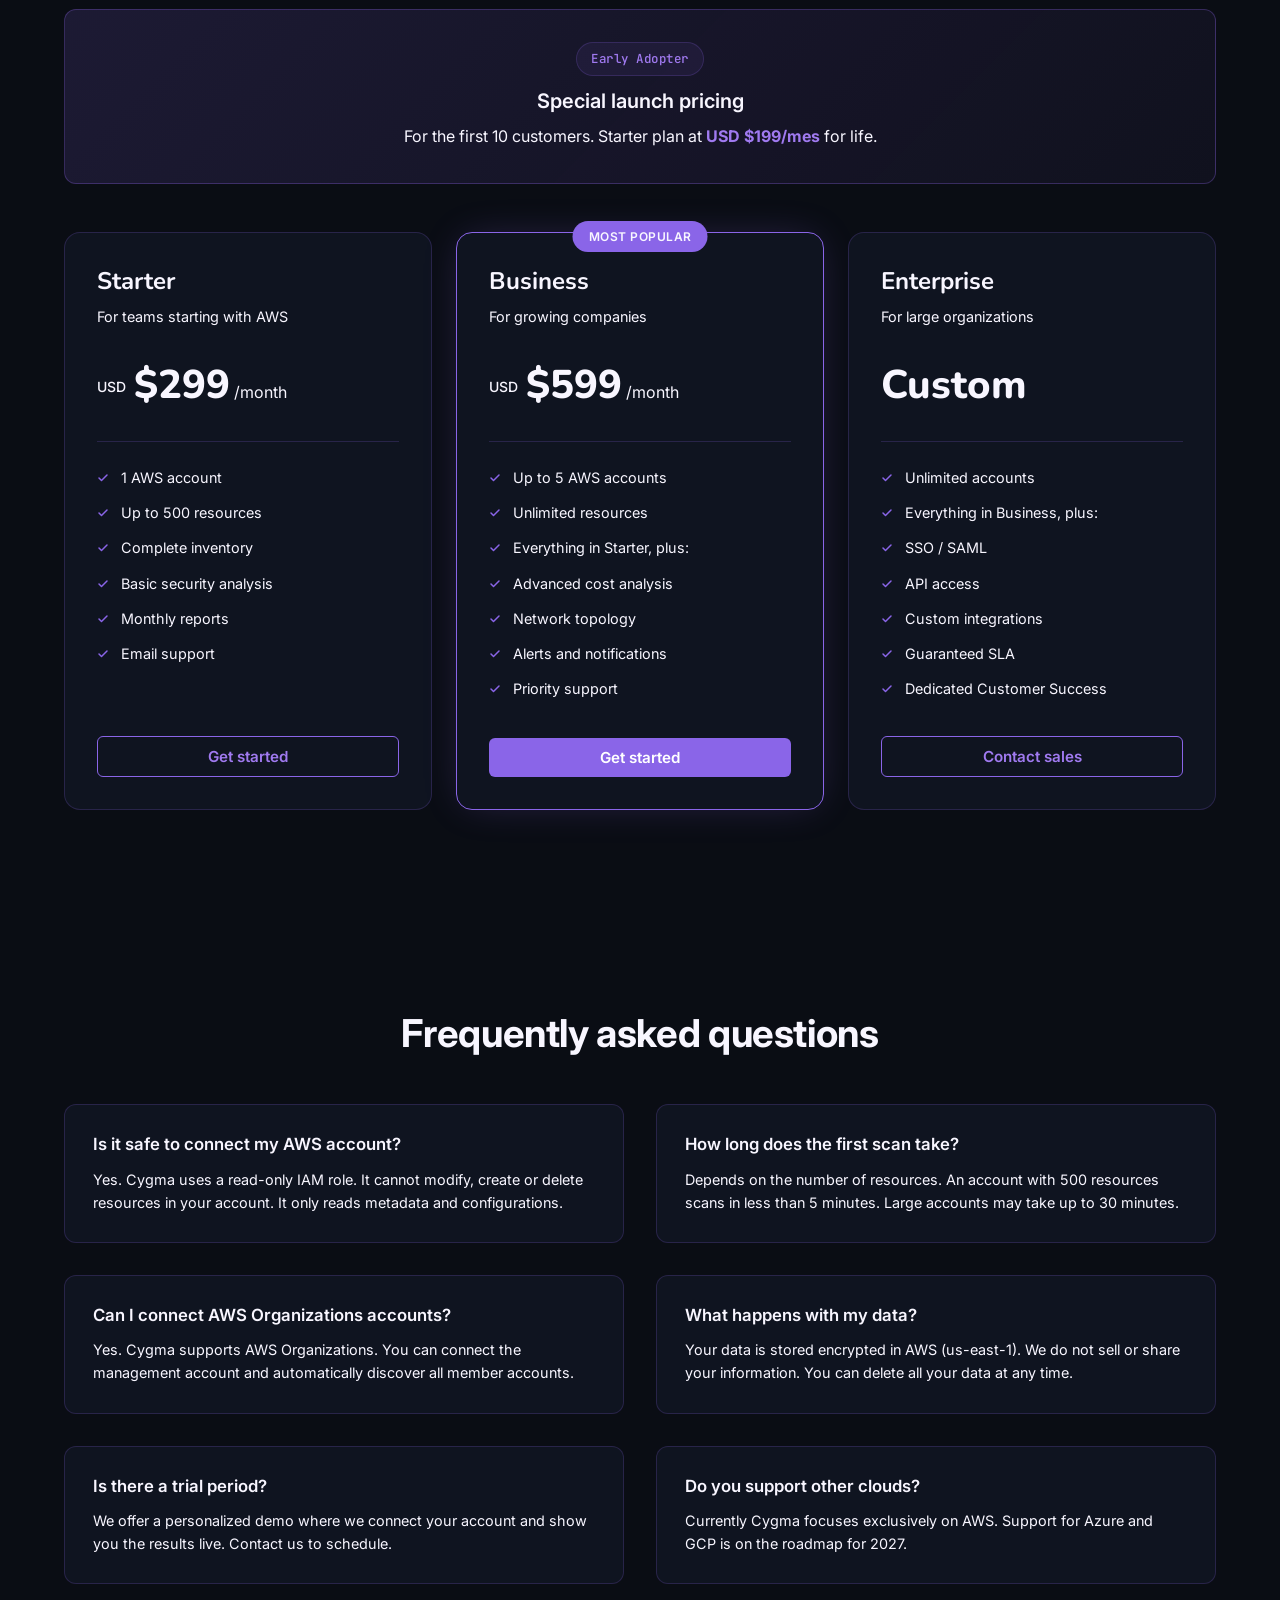
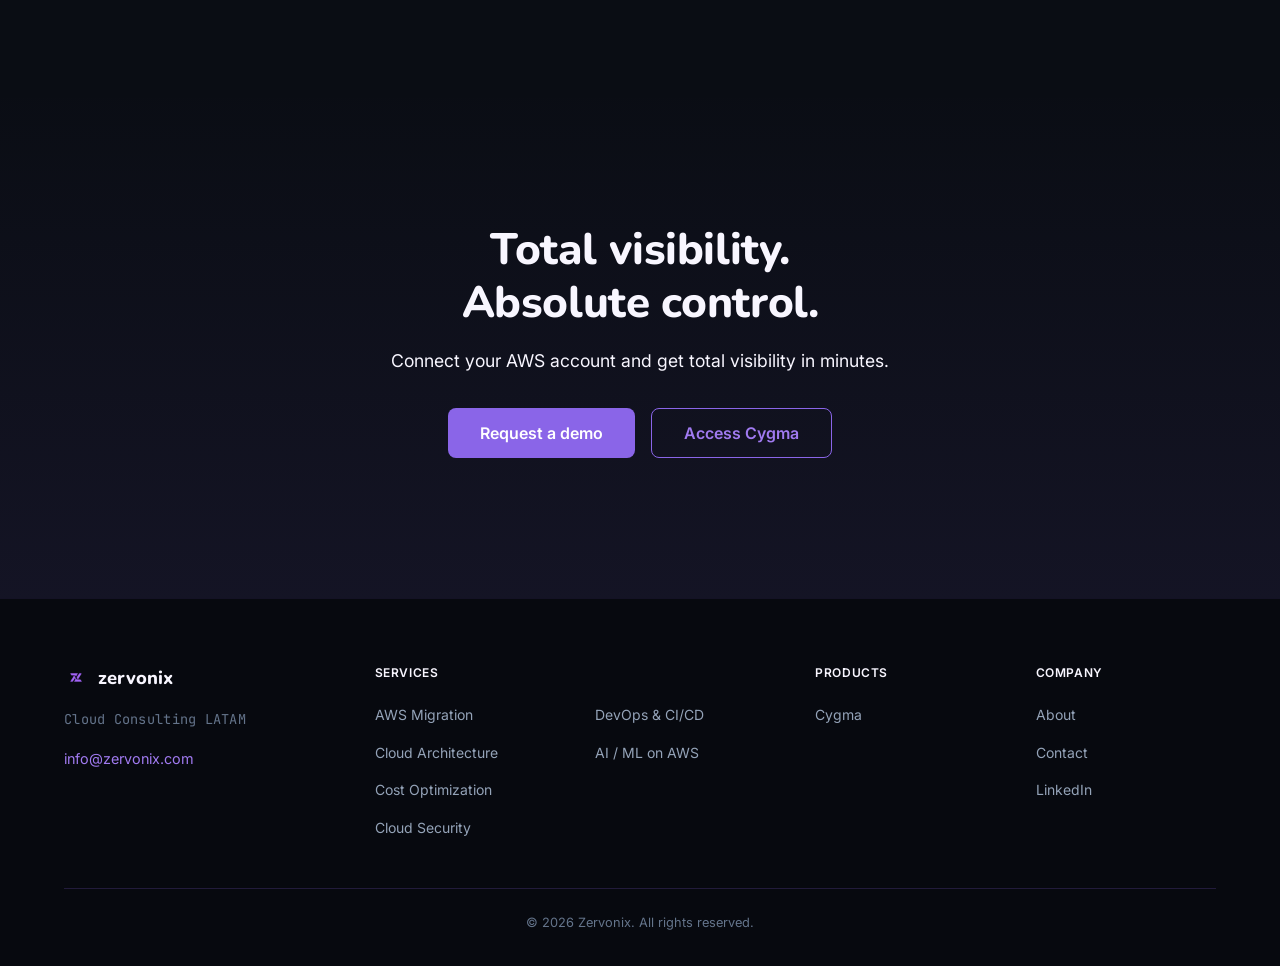
<file: productos/cygma.html>
<!DOCTYPE html>
<html lang="es">
<head>
  <meta charset="UTF-8">
  <meta name="viewport" content="width=device-width, initial-scale=1.0">
  <meta name="description" content="Cygma — Plataforma de inteligencia AWS. Visibilidad total de tu infraestructura cloud en minutos.">
  <title>Cygma — AWS Intelligence Platform | Zervonix</title>
  <link rel="icon" href="../assets/logo-icon.png" type="image/png">
  <link rel="preconnect" href="https://fonts.googleapis.com">
  <link rel="preconnect" href="https://fonts.gstatic.com" crossorigin>
  <link href="https://fonts.googleapis.com/css2?family=Inter:wght@400;500;600&family=Nunito:wght@700;800&family=JetBrains+Mono:wght@400;500&display=swap" rel="stylesheet">
  <link rel="stylesheet" href="../css/styles.css">
  <link rel="stylesheet" href="../css/components.css">
  <link rel="stylesheet" href="../css/cygma.css">
</head>
<body>

<!-- ============ NAV ============ -->
<nav class="nav" role="navigation" aria-label="Main navigation">
  <div class="nav__inner">
    <a href="../index.html" class="nav__logo">
      <img src="../assets/logo-mark.png" alt="Zervonix" width="28" height="28">
      <span style="font-family:'Nunito',sans-serif;font-weight:800">zervonix</span>
    </a>
    <ul class="nav__links" role="list">
      <li class="nav__dropdown">
        <button class="nav__link" id="nav-services-btn" aria-expanded="false" aria-haspopup="true">
          <span data-i18n="nav.services">Servicios</span>
          <svg width="12" height="12" viewBox="0 0 12 12" fill="none" stroke="currentColor" stroke-width="2"><polyline points="2,4 6,8 10,4"/></svg>
        </button>
        <div class="nav__dropdown-menu" role="menu">
          <a href="../servicios/aws-migration.html" class="nav__dropdown-item" role="menuitem" data-i18n="nav.migration">Migración AWS</a>
          <a href="../servicios/cloud-architecture.html" class="nav__dropdown-item" role="menuitem" data-i18n="nav.architecture">Arquitectura Cloud</a>
          <a href="../servicios/cost-optimization.html" class="nav__dropdown-item" role="menuitem" data-i18n="nav.costs">Optimización de Costos</a>
          <a href="../servicios/cloud-security.html" class="nav__dropdown-item" role="menuitem" data-i18n="nav.security">Seguridad Cloud</a>
          <a href="../servicios/devops-cicd.html" class="nav__dropdown-item" role="menuitem" data-i18n="nav.devops">DevOps &amp; CI/CD</a>
          <a href="../servicios/ai-ml-aws.html" class="nav__dropdown-item" role="menuitem" data-i18n="nav.aiml">AI / ML en AWS</a>
        </div>
      </li>
      <li class="nav__dropdown">
        <button class="nav__link" id="nav-products-btn" aria-expanded="false" aria-haspopup="true">
          <span data-i18n="footer.products_col">Productos</span>
          <svg width="12" height="12" viewBox="0 0 12 12" fill="none" stroke="currentColor" stroke-width="2"><polyline points="2,4 6,8 10,4"/></svg>
        </button>
        <div class="nav__dropdown-menu" role="menu">
          <a href="cygma.html" class="nav__dropdown-item nav__dropdown-item--active" role="menuitem">Cygma</a>
        </div>
      </li>
      <li><a href="../nosotros.html" class="nav__link" data-i18n="nav.about">Nosotros</a></li>
      <li><a href="../contacto.html" class="nav__link" data-i18n="nav.contact">Contacto</a></li>
    </ul>
    <div class="nav__actions">
      <a href="https://cygma.zervonix.com" class="btn btn--outline" target="_blank" rel="noopener noreferrer" data-i18n="cygma.nav.access">Acceder a Cygma</a>
      <a href="../contacto.html" class="btn btn--primary" data-i18n="cygma.nav.demo">Solicitar demo</a>
      <div class="lang-toggle" role="group" aria-label="Language selector">
        <button class="lang-toggle__btn active" data-lang="es">ES</button>
        <span class="lang-toggle__sep" aria-hidden="true"></span>
        <button class="lang-toggle__btn" data-lang="en">EN</button>
      </div>
    </div>
    <button class="hamburger" id="hamburger" aria-label="Toggle menu" aria-expanded="false">
      <span></span><span></span><span></span>
    </button>
  </div>
</nav>
<div class="mobile-menu" id="mobile-menu">
  <a href="../servicios/aws-migration.html" class="mobile-menu__link" data-i18n="nav.migration">Migración AWS</a>
  <a href="../servicios/cloud-architecture.html" class="mobile-menu__link" data-i18n="nav.architecture">Arquitectura Cloud</a>
  <a href="../servicios/cost-optimization.html" class="mobile-menu__link" data-i18n="nav.costs">Optimización de Costos</a>
  <a href="../servicios/cloud-security.html" class="mobile-menu__link" data-i18n="nav.security">Seguridad Cloud</a>
  <a href="../servicios/devops-cicd.html" class="mobile-menu__link" data-i18n="nav.devops">DevOps &amp; CI/CD</a>
  <a href="../servicios/ai-ml-aws.html" class="mobile-menu__link" data-i18n="nav.aiml">AI / ML en AWS</a>
  <a href="cygma.html" class="mobile-menu__link">Cygma</a>
  <a href="../nosotros.html" class="mobile-menu__link" data-i18n="nav.about">Nosotros</a>
  <a href="../contacto.html" class="mobile-menu__link" data-i18n="nav.contact">Contacto</a>
  <div class="mobile-menu__actions">
    <a href="https://cygma.zervonix.com" class="btn btn--outline" style="text-align:center" target="_blank" rel="noopener noreferrer" data-i18n="cygma.nav.access">Acceder a Cygma</a>
    <a href="../contacto.html" class="btn btn--primary" style="text-align:center" data-i18n="cygma.nav.demo">Solicitar demo</a>
    <div class="lang-toggle" style="justify-content:center">
      <button class="lang-toggle__btn active" data-lang="es">ES</button>
      <span class="lang-toggle__sep" aria-hidden="true"></span>
      <button class="lang-toggle__btn" data-lang="en">EN</button>
    </div>
  </div>
</div>

<!-- ============ HERO ============ -->
<section class="cygma-hero">
  <div class="container">
    <div class="cygma-hero__content">
      <div class="cygma-hero__badge">
        <span class="badge badge--purple" data-i18n="cygma.hero.badge">AWS Intelligence Platform</span>
      </div>
      <h1 class="cygma-hero__title" data-i18n="cygma.hero.title">Toda tu infraestructura AWS. Una sola vista.</h1>
      <p class="cygma-hero__subtitle" data-i18n="cygma.hero.subtitle">Cygma conecta con tu cuenta AWS en minutos y te muestra exactamente que tienes, cuanto gastas y donde estan los riesgos. Sin configuracion compleja.</p>
      <div class="cygma-hero__actions">
        <a href="../contacto.html" class="btn btn--primary btn--large" data-i18n="cygma.hero.cta_demo">Solicitar una demo</a>
        <a href="https://cygma.zervonix.com" class="btn btn--outline btn--large" target="_blank" rel="noopener noreferrer" data-i18n="cygma.hero.cta_access">Acceder a Cygma</a>
      </div>
      <div class="cygma-hero__trust">
        <span data-i18n="cygma.hero.trust">Read-only. No modifica tu infraestructura.</span>
      </div>
    </div>
    <div class="cygma-hero__visual">
      <div class="cygma-screenshot cygma-screenshot--hero">
        <div class="cygma-screenshot__placeholder" data-i18n="cygma.screenshot.dashboard">Dashboard principal de Cygma</div>
      </div>
    </div>
  </div>
</section>

<!-- ============ PROBLEM ============ -->
<section class="section cygma-problem">
  <div class="container">
    <div class="section__header">
      <h2 class="section__title" data-i18n="cygma.problem.title">El problema que resolvemos</h2>
      <p class="section__subtitle" data-i18n="cygma.problem.subtitle">Las cuentas AWS crecen rapido. La visibilidad desaparece mas rapido.</p>
    </div>
    <div class="cygma-problem__grid">
      <div class="cygma-problem__card">
        <div class="cygma-problem__icon">
          <svg xmlns="http://www.w3.org/2000/svg" width="24" height="24" viewBox="0 0 24 24" fill="none" stroke="currentColor" stroke-width="2" stroke-linecap="round" stroke-linejoin="round"><circle cx="12" cy="12" r="10"/><path d="M12 8v4"/><path d="M12 16h.01"/></svg>
        </div>
        <h3 data-i18n="cygma.problem.card1.title">Recursos olvidados</h3>
        <ul class="cygma-problem__list">
          <li data-i18n="cygma.problem.card1.b1">EC2 de pruebas que nadie apago</li>
          <li data-i18n="cygma.problem.card1.b2">EBS sin montar</li>
          <li data-i18n="cygma.problem.card1.b3">IPs elasticas sin usar</li>
          <li data-i18n="cygma.problem.card1.b4">Cada mes pagan por recursos que nadie recuerda</li>
        </ul>
      </div>
      <div class="cygma-problem__card">
        <div class="cygma-problem__icon">
          <svg xmlns="http://www.w3.org/2000/svg" width="24" height="24" viewBox="0 0 24 24" fill="none" stroke="currentColor" stroke-width="2" stroke-linecap="round" stroke-linejoin="round"><path d="M12 22s8-4 8-10V5l-8-3-8 3v7c0 6 8 10 8 10z"/><path d="m9 12 2 2 4-4"/></svg>
        </div>
        <h3 data-i18n="cygma.problem.card2.title">Riesgos invisibles</h3>
        <ul class="cygma-problem__list">
          <li data-i18n="cygma.problem.card2.b1">Security groups abiertos a 0.0.0.0/0</li>
          <li data-i18n="cygma.problem.card2.b2">S3 publicos por error</li>
          <li data-i18n="cygma.problem.card2.b3">Secretos sin rotar</li>
          <li data-i18n="cygma.problem.card2.b4">Los problemas existen, pero no los ven</li>
        </ul>
      </div>
      <div class="cygma-problem__card">
        <div class="cygma-problem__icon">
          <svg xmlns="http://www.w3.org/2000/svg" width="24" height="24" viewBox="0 0 24 24" fill="none" stroke="currentColor" stroke-width="2" stroke-linecap="round" stroke-linejoin="round"><rect x="3" y="3" width="18" height="18" rx="2"/><path d="M3 9h18"/><path d="M9 21V9"/></svg>
        </div>
        <h3 data-i18n="cygma.problem.card3.title">Multiples cuentas</h3>
        <ul class="cygma-problem__list">
          <li data-i18n="cygma.problem.card3.b1">Desarrollo, staging, produccion</li>
          <li data-i18n="cygma.problem.card3.b2">Cada cuenta es un mundo aparte</li>
          <li data-i18n="cygma.problem.card3.b3">Nadie tiene la foto completa</li>
        </ul>
      </div>
      <div class="cygma-problem__card">
        <div class="cygma-problem__icon">
          <svg xmlns="http://www.w3.org/2000/svg" width="24" height="24" viewBox="0 0 24 24" fill="none" stroke="currentColor" stroke-width="2" stroke-linecap="round" stroke-linejoin="round"><line x1="12" y1="1" x2="12" y2="23"/><path d="M17 5H9.5a3.5 3.5 0 0 0 0 7h5a3.5 3.5 0 0 1 0 7H6"/></svg>
        </div>
        <h3 data-i18n="cygma.problem.card4.title">Costos sorpresa</h3>
        <ul class="cygma-problem__list">
          <li data-i18n="cygma.problem.card4.b1">La factura llega mas alta de lo esperado</li>
          <li data-i18n="cygma.problem.card4.b2">Nadie sabe exactamente por que</li>
          <li data-i18n="cygma.problem.card4.b3">El mes siguiente se repite</li>
        </ul>
      </div>
    </div>
  </div>
</section>

<!-- ============ PLATFORM OVERVIEW ============ -->
<section class="section cygma-platform">
  <div class="container">
    <div class="section__header">
      <h2 class="section__title" data-i18n="cygma.platform.title">Una plataforma. Visibilidad total.</h2>
      <p class="section__subtitle" data-i18n="cygma.platform.subtitle">Cygma escanea tu cuenta AWS y construye un mapa completo de tu infraestructura.</p>
    </div>
    <div class="cygma-platform__showcase">
      <div class="cygma-screenshot cygma-screenshot--large">
        <div class="cygma-screenshot__placeholder" data-i18n="cygma.screenshot.inventory">Vista de inventario de recursos</div>
      </div>
    </div>
  </div>
</section>

<!-- ============ CAPABILITIES ============ -->
<section class="section cygma-capabilities">
  <div class="container">
    <div class="section__header">
      <h2 class="section__title" data-i18n="cygma.capabilities.title">Que puedes hacer con Cygma</h2>
    </div>
    <div class="cygma-capabilities__grid">
      <div class="cygma-capability">
        <div class="cygma-capability__icon">
          <svg xmlns="http://www.w3.org/2000/svg" width="28" height="28" viewBox="0 0 24 24" fill="none" stroke="currentColor" stroke-width="2" stroke-linecap="round" stroke-linejoin="round"><path d="M21 16V8a2 2 0 0 0-1-1.73l-7-4a2 2 0 0 0-2 0l-7 4A2 2 0 0 0 3 8v8a2 2 0 0 0 1 1.73l7 4a2 2 0 0 0 2 0l7-4A2 2 0 0 0 21 16z"/><polyline points="3.27 6.96 12 12.01 20.73 6.96"/><line x1="12" y1="22.08" x2="12" y2="12"/></svg>
        </div>
        <h3 data-i18n="cygma.capabilities.inventory.title">Inventario completo</h3>
        <p data-i18n="cygma.capabilities.inventory.desc">Ve cada EC2, RDS, S3, Lambda y mas de 50 servicios AWS en una sola pantalla. Filtra, busca, exporta.</p>
      </div>
      <div class="cygma-capability">
        <div class="cygma-capability__icon">
          <svg xmlns="http://www.w3.org/2000/svg" width="28" height="28" viewBox="0 0 24 24" fill="none" stroke="currentColor" stroke-width="2" stroke-linecap="round" stroke-linejoin="round"><path d="M12 22s8-4 8-10V5l-8-3-8 3v7c0 6 8 10 8 10z"/></svg>
        </div>
        <h3 data-i18n="cygma.capabilities.security.title">Analisis de seguridad</h3>
        <p data-i18n="cygma.capabilities.security.desc">Detecta security groups abiertos, S3 publicos, IAM con permisos excesivos. Prioriza por severidad.</p>
      </div>
      <div class="cygma-capability">
        <div class="cygma-capability__icon">
          <svg xmlns="http://www.w3.org/2000/svg" width="28" height="28" viewBox="0 0 24 24" fill="none" stroke="currentColor" stroke-width="2" stroke-linecap="round" stroke-linejoin="round"><line x1="12" y1="1" x2="12" y2="23"/><path d="M17 5H9.5a3.5 3.5 0 0 0 0 7h5a3.5 3.5 0 0 1 0 7H6"/></svg>
        </div>
        <h3 data-i18n="cygma.capabilities.costs.title">Optimizacion de costos</h3>
        <p data-i18n="cygma.capabilities.costs.desc">Identifica recursos sin uso, instancias sobredimensionadas, oportunidades de Reserved Instances.</p>
      </div>
      <div class="cygma-capability">
        <div class="cygma-capability__icon">
          <svg xmlns="http://www.w3.org/2000/svg" width="28" height="28" viewBox="0 0 24 24" fill="none" stroke="currentColor" stroke-width="2" stroke-linecap="round" stroke-linejoin="round"><circle cx="12" cy="12" r="3"/><path d="M12 1v6"/><path d="M12 17v6"/><path d="m1 12 6 0"/><path d="m17 12 6 0"/><path d="m4.2 4.2 4.3 4.3"/><path d="m15.5 15.5 4.3 4.3"/><path d="m4.2 19.8 4.3-4.3"/><path d="m15.5 8.5 4.3-4.3"/></svg>
        </div>
        <h3 data-i18n="cygma.capabilities.topology.title">Topologia de red</h3>
        <p data-i18n="cygma.capabilities.topology.desc">Visualiza VPCs, subnets, peerings y flujos de trafico. Entiende como se conecta todo.</p>
      </div>
      <div class="cygma-capability">
        <div class="cygma-capability__icon">
          <svg xmlns="http://www.w3.org/2000/svg" width="28" height="28" viewBox="0 0 24 24" fill="none" stroke="currentColor" stroke-width="2" stroke-linecap="round" stroke-linejoin="round"><rect x="3" y="3" width="18" height="18" rx="2"/><path d="M3 9h18"/><path d="M9 21V9"/></svg>
        </div>
        <h3 data-i18n="cygma.capabilities.multicloud.title">Multi-cuenta</h3>
        <p data-i18n="cygma.capabilities.multicloud.desc">Conecta todas tus cuentas AWS. Ve la infraestructura completa de tu organizacion en un solo lugar.</p>
      </div>
      <div class="cygma-capability">
        <div class="cygma-capability__icon">
          <svg xmlns="http://www.w3.org/2000/svg" width="28" height="28" viewBox="0 0 24 24" fill="none" stroke="currentColor" stroke-width="2" stroke-linecap="round" stroke-linejoin="round"><path d="M14.5 2H6a2 2 0 0 0-2 2v16a2 2 0 0 0 2 2h12a2 2 0 0 0 2-2V7.5L14.5 2z"/><polyline points="14 2 14 8 20 8"/><line x1="16" y1="13" x2="8" y2="13"/><line x1="16" y1="17" x2="8" y2="17"/><line x1="10" y1="9" x2="8" y2="9"/></svg>
        </div>
        <h3 data-i18n="cygma.capabilities.reports.title">Reportes ejecutivos</h3>
        <p data-i18n="cygma.capabilities.reports.desc">Genera reportes PDF listos para presentar. Metricas claras para stakeholders tecnicos y no tecnicos.</p>
      </div>
    </div>
  </div>
</section>

<!-- ============ HOW IT WORKS ============ -->
<section class="section cygma-how">
  <div class="container">
    <div class="section__header">
      <h2 class="section__title" data-i18n="cygma.how.title">Como funciona</h2>
      <p class="section__subtitle" data-i18n="cygma.how.subtitle">De cero a visibilidad total en menos de 10 minutos.</p>
    </div>
    <div class="cygma-how__steps">
      <div class="cygma-how__step">
        <div class="cygma-how__number">1</div>
        <div class="cygma-how__content">
          <h3 data-i18n="cygma.how.step1.title">Conecta tu cuenta AWS</h3>
          <p data-i18n="cygma.how.step1.desc">Despliega un rol IAM read-only con nuestro template CloudFormation. Un clic. Sin credenciales en texto plano.</p>
        </div>
      </div>
      <div class="cygma-how__step">
        <div class="cygma-how__number">2</div>
        <div class="cygma-how__content">
          <h3 data-i18n="cygma.how.step2.title">Cygma escanea</h3>
          <p data-i18n="cygma.how.step2.desc">En minutos, Cygma descubre todos tus recursos, relaciones y configuraciones. El escaneo es automatico y continuo.</p>
        </div>
      </div>
      <div class="cygma-how__step">
        <div class="cygma-how__number">3</div>
        <div class="cygma-how__content">
          <h3 data-i18n="cygma.how.step3.title">Obtén insights</h3>
          <p data-i18n="cygma.how.step3.desc">Ve tu inventario completo, problemas de seguridad, oportunidades de ahorro y topologia de red. Todo en tiempo real.</p>
        </div>
      </div>
    </div>
  </div>
</section>

<!-- ============ SECURITY FOCUS ============ -->
<section class="section cygma-security">
  <div class="container">
    <div class="cygma-security__inner">
      <div class="cygma-security__content">
        <span class="badge badge--purple" data-i18n="cygma.security.badge">Seguridad</span>
        <h2 data-i18n="cygma.security.title">Detecta vulnerabilidades antes de que sean incidentes</h2>
        <ul class="cygma-security__list">
          <li data-i18n="cygma.security.item1">Security groups con puertos abiertos a internet</li>
          <li data-i18n="cygma.security.item2">Buckets S3 con acceso publico</li>
          <li data-i18n="cygma.security.item3">Usuarios IAM sin MFA habilitado</li>
          <li data-i18n="cygma.security.item4">Roles con permisos excesivos</li>
          <li data-i18n="cygma.security.item5">Secretos y credenciales sin rotar</li>
          <li data-i18n="cygma.security.item6">Recursos sin cifrado habilitado</li>
        </ul>
        <a href="../contacto.html" class="btn btn--primary" data-i18n="cygma.security.cta">Ver demo de seguridad</a>
      </div>
      <div class="cygma-security__visual">
        <div class="cygma-screenshot">
          <div class="cygma-screenshot__placeholder" data-i18n="cygma.screenshot.security">Panel de analisis de seguridad</div>
        </div>
      </div>
    </div>
  </div>
</section>

<!-- ============ FINOPS ============ -->
<section class="section cygma-finops">
  <div class="container">
    <div class="cygma-finops__inner">
      <div class="cygma-finops__visual">
        <div class="cygma-screenshot">
          <div class="cygma-screenshot__placeholder" data-i18n="cygma.screenshot.finops">Panel de optimizacion de costos</div>
        </div>
      </div>
      <div class="cygma-finops__content">
        <span class="badge badge--aws" data-i18n="cygma.finops.badge">FinOps</span>
        <h2 data-i18n="cygma.finops.title">Encuentra el dinero que estas perdiendo</h2>
        <ul class="cygma-finops__list">
          <li data-i18n="cygma.finops.item1">EC2 e instancias RDS sobredimensionadas</li>
          <li data-i18n="cygma.finops.item2">Volumenes EBS sin usar o detached</li>
          <li data-i18n="cygma.finops.item3">Elastic IPs sin asociar</li>
          <li data-i18n="cygma.finops.item4">Snapshots antiguos acumulando costos</li>
          <li data-i18n="cygma.finops.item5">Oportunidades de Reserved Instances</li>
          <li data-i18n="cygma.finops.item6">NAT Gateways con bajo uso</li>
        </ul>
        <a href="../contacto.html" class="btn btn--primary" data-i18n="cygma.finops.cta">Ver demo de FinOps</a>
      </div>
    </div>
  </div>
</section>

<!-- ============ NETWORK TOPOLOGY ============ -->
<section class="section cygma-network">
  <div class="container">
    <div class="section__header">
      <h2 class="section__title" data-i18n="cygma.network.title">Entiende tu red de un vistazo</h2>
      <p class="section__subtitle" data-i18n="cygma.network.subtitle">Visualiza VPCs, subnets, route tables, peerings y flujos de trafico en diagramas interactivos.</p>
    </div>
    <div class="cygma-network__showcase">
      <div class="cygma-screenshot cygma-screenshot--large">
        <div class="cygma-screenshot__placeholder" data-i18n="cygma.screenshot.network">Diagrama de topologia de red</div>
      </div>
    </div>
  </div>
</section>

<!-- ============ PRICING ============ -->
<section class="section cygma-pricing" id="pricing">
  <div class="container">
    <div class="section__header">
      <h2 class="section__title" data-i18n="cygma.pricing.title">Planes simples. Sin sorpresas.</h2>
      <p class="section__subtitle" data-i18n="cygma.pricing.subtitle">Elige el plan que se ajusta a tu infraestructura.</p>
    </div>

    <!-- Early Adopter Banner -->
    <div class="cygma-pricing__promo">
      <div class="cygma-pricing__promo-content">
        <span class="badge badge--purple" data-i18n="cygma.pricing.promo.badge">Early Adopter</span>
        <h3 data-i18n="cygma.pricing.promo.title">Precio especial de lanzamiento</h3>
        <p><span data-i18n="cygma.pricing.promo.desc1">Para los primeros 10 clientes. Plan Starter a</span> <span class="cygma-pricing__promo-price">USD $199/mes</span> <span data-i18n="cygma.pricing.promo.desc2">de por vida.</span></p>
      </div>
    </div>

    <div class="cygma-pricing__grid">
      <!-- Starter -->
      <div class="cygma-pricing__card">
        <div class="cygma-pricing__header">
          <h3 class="cygma-pricing__name" data-i18n="cygma.pricing.starter.name">Starter</h3>
          <p class="cygma-pricing__desc" data-i18n="cygma.pricing.starter.desc">Para equipos que empiezan con AWS</p>
        </div>
        <div class="cygma-pricing__price">
          <span class="cygma-pricing__currency">USD</span>
          <span class="cygma-pricing__amount">$299</span>
          <span class="cygma-pricing__period" data-i18n="cygma.pricing.period">/mes</span>
        </div>
        <ul class="cygma-pricing__features">
          <li data-i18n="cygma.pricing.starter.f1">1 cuenta AWS</li>
          <li data-i18n="cygma.pricing.starter.f2">Hasta 500 recursos</li>
          <li data-i18n="cygma.pricing.starter.f3">Inventario completo</li>
          <li data-i18n="cygma.pricing.starter.f4">Analisis de seguridad basico</li>
          <li data-i18n="cygma.pricing.starter.f5">Reportes mensuales</li>
          <li data-i18n="cygma.pricing.starter.f6">Soporte por email</li>
        </ul>
        <a href="../contacto.html" class="btn btn--outline btn--block" data-i18n="cygma.pricing.cta_start">Comenzar</a>
      </div>

      <!-- Business -->
      <div class="cygma-pricing__card cygma-pricing__card--featured">
        <div class="cygma-pricing__badge" data-i18n="cygma.pricing.popular">Mas popular</div>
        <div class="cygma-pricing__header">
          <h3 class="cygma-pricing__name" data-i18n="cygma.pricing.business.name">Business</h3>
          <p class="cygma-pricing__desc" data-i18n="cygma.pricing.business.desc">Para empresas en crecimiento</p>
        </div>
        <div class="cygma-pricing__price">
          <span class="cygma-pricing__currency">USD</span>
          <span class="cygma-pricing__amount">$599</span>
          <span class="cygma-pricing__period" data-i18n="cygma.pricing.period">/mes</span>
        </div>
        <ul class="cygma-pricing__features">
          <li data-i18n="cygma.pricing.business.f1">Hasta 5 cuentas AWS</li>
          <li data-i18n="cygma.pricing.business.f2">Recursos ilimitados</li>
          <li data-i18n="cygma.pricing.business.f3">Todo de Starter, mas:</li>
          <li data-i18n="cygma.pricing.business.f4">Analisis de costos avanzado</li>
          <li data-i18n="cygma.pricing.business.f5">Topologia de red</li>
          <li data-i18n="cygma.pricing.business.f6">Alertas y notificaciones</li>
          <li data-i18n="cygma.pricing.business.f7">Soporte prioritario</li>
        </ul>
        <a href="../contacto.html" class="btn btn--primary btn--block" data-i18n="cygma.pricing.cta_start">Comenzar</a>
      </div>

      <!-- Enterprise -->
      <div class="cygma-pricing__card">
        <div class="cygma-pricing__header">
          <h3 class="cygma-pricing__name" data-i18n="cygma.pricing.enterprise.name">Enterprise</h3>
          <p class="cygma-pricing__desc" data-i18n="cygma.pricing.enterprise.desc">Para organizaciones grandes</p>
        </div>
        <div class="cygma-pricing__price">
          <span class="cygma-pricing__amount" data-i18n="cygma.pricing.enterprise.price">Personalizado</span>
        </div>
        <ul class="cygma-pricing__features">
          <li data-i18n="cygma.pricing.enterprise.f1">Cuentas ilimitadas</li>
          <li data-i18n="cygma.pricing.enterprise.f2">Todo de Business, mas:</li>
          <li data-i18n="cygma.pricing.enterprise.f3">SSO / SAML</li>
          <li data-i18n="cygma.pricing.enterprise.f4">API access</li>
          <li data-i18n="cygma.pricing.enterprise.f5">Integraciones personalizadas</li>
          <li data-i18n="cygma.pricing.enterprise.f6">SLA garantizado</li>
          <li data-i18n="cygma.pricing.enterprise.f7">Customer Success dedicado</li>
        </ul>
        <a href="../contacto.html" class="btn btn--outline btn--block" data-i18n="cygma.pricing.cta_contact">Contactar ventas</a>
      </div>
    </div>
  </div>
</section>

<!-- ============ FAQ ============ -->
<section class="section cygma-faq">
  <div class="container">
    <div class="section__header">
      <h2 class="section__title" data-i18n="cygma.faq.title">Preguntas frecuentes</h2>
    </div>
    <div class="cygma-faq__grid">
      <div class="cygma-faq__item">
        <h3 data-i18n="cygma.faq.q1">Es seguro conectar mi cuenta AWS?</h3>
        <p data-i18n="cygma.faq.a1">Si. Cygma usa un rol IAM read-only. No puede modificar, crear o eliminar recursos en tu cuenta. Solo lee metadatos y configuraciones.</p>
      </div>
      <div class="cygma-faq__item">
        <h3 data-i18n="cygma.faq.q2">Cuanto tarda el primer escaneo?</h3>
        <p data-i18n="cygma.faq.a2">Depende del numero de recursos. Una cuenta con 500 recursos se escanea en menos de 5 minutos. Cuentas grandes pueden tomar hasta 30 minutos.</p>
      </div>
      <div class="cygma-faq__item">
        <h3 data-i18n="cygma.faq.q3">Puedo conectar cuentas de AWS Organizations?</h3>
        <p data-i18n="cygma.faq.a3">Si. Cygma soporta AWS Organizations. Puedes conectar la cuenta de management y descubrir automaticamente todas las cuentas miembro.</p>
      </div>
      <div class="cygma-faq__item">
        <h3 data-i18n="cygma.faq.q4">Que pasa con mis datos?</h3>
        <p data-i18n="cygma.faq.a4">Tus datos se almacenan cifrados en AWS (us-east-1). No vendemos ni compartimos tu informacion. Puedes eliminar todos tus datos en cualquier momento.</p>
      </div>
      <div class="cygma-faq__item">
        <h3 data-i18n="cygma.faq.q5">Hay periodo de prueba?</h3>
        <p data-i18n="cygma.faq.a5">Ofrecemos una demo personalizada donde conectamos tu cuenta y te mostramos los resultados en vivo. Contactanos para agendar.</p>
      </div>
      <div class="cygma-faq__item">
        <h3 data-i18n="cygma.faq.q6">Soportan otras nubes?</h3>
        <p data-i18n="cygma.faq.a6">Actualmente Cygma se enfoca exclusivamente en AWS. Soporte para Azure y GCP esta en el roadmap para 2025.</p>
      </div>
    </div>
  </div>
</section>

<!-- ============ FINAL CTA ============ -->
<section class="section cygma-cta">
  <div class="container">
    <div class="cygma-cta__inner">
      <h2 class="cygma-cta__title">
        <span data-i18n="cygma.cta.title1">Visibilidad total.</span><br>
        <span data-i18n="cygma.cta.title2">Control absoluto.</span>
      </h2>
      <p data-i18n="cygma.cta.subtitle">Conecta tu cuenta AWS y obtén visibilidad total en minutos.</p>
      <div class="cygma-cta__actions">
        <a href="../contacto.html" class="btn btn--primary btn--large" data-i18n="cygma.cta.demo">Solicitar una demo</a>
        <a href="https://cygma.zervonix.com" class="btn btn--outline btn--large" target="_blank" rel="noopener noreferrer" data-i18n="cygma.cta.access">Acceder a Cygma</a>
      </div>
    </div>
  </div>
</section>

<!-- ============ FOOTER ============ -->
<footer class="footer">
  <div class="container">
    <div class="footer__inner">
      <div class="footer__brand">
        <a href="../index.html" class="footer__brand-logo">
          <img src="../assets/logo-mark.png" alt="Zervonix" width="24" height="24">
          <span>zervonix</span>
        </a>
        <p class="footer__tagline" data-i18n="footer.tagline">Cloud Consulting LATAM</p>
        <a href="mailto:info@zervonix.com" class="footer__email">info@zervonix.com</a>
      </div>
      <div class="footer__col">
        <div class="footer__col-title" data-i18n="footer.services_col">Servicios</div>
        <ul class="footer__links">
          <li><a href="../servicios/aws-migration.html" class="footer__link" data-i18n="nav.migration">Migración AWS</a></li>
          <li><a href="../servicios/cloud-architecture.html" class="footer__link" data-i18n="nav.architecture">Arquitectura Cloud</a></li>
          <li><a href="../servicios/cost-optimization.html" class="footer__link" data-i18n="nav.costs">Optimización de Costos</a></li>
          <li><a href="../servicios/cloud-security.html" class="footer__link" data-i18n="nav.security">Seguridad Cloud</a></li>
        </ul>
      </div>
      <div class="footer__col">
        <div class="footer__col-title">&nbsp;</div>
        <ul class="footer__links">
          <li><a href="../servicios/devops-cicd.html" class="footer__link" data-i18n="nav.devops">DevOps &amp; CI/CD</a></li>
          <li><a href="../servicios/ai-ml-aws.html" class="footer__link" data-i18n="nav.aiml">AI / ML en AWS</a></li>
        </ul>
      </div>
      <div class="footer__col">
        <div class="footer__col-title" data-i18n="footer.products_col">Productos</div>
        <ul class="footer__links">
          <li><a href="cygma.html" class="footer__link">Cygma</a></li>
        </ul>
      </div>
      <div class="footer__col">
        <div class="footer__col-title" data-i18n="footer.company_col">Compañía</div>
        <ul class="footer__links">
          <li><a href="../nosotros.html" class="footer__link" data-i18n="footer.about">Nosotros</a></li>
          <li><a href="../contacto.html" class="footer__link" data-i18n="footer.contact">Contacto</a></li>
          <li><a href="https://linkedin.com/company/zervonix" class="footer__link" target="_blank" rel="noopener noreferrer">LinkedIn</a></li>
        </ul>
      </div>
    </div>
    <div class="footer__bottom">
      <span class="footer__copyright" data-i18n="footer.copyright">© 2026 Zervonix. Todos los derechos reservados.</span>
    </div>
  </div>
</footer>

<script src="../js/main.js"></script>
</body>
</html>
</file>
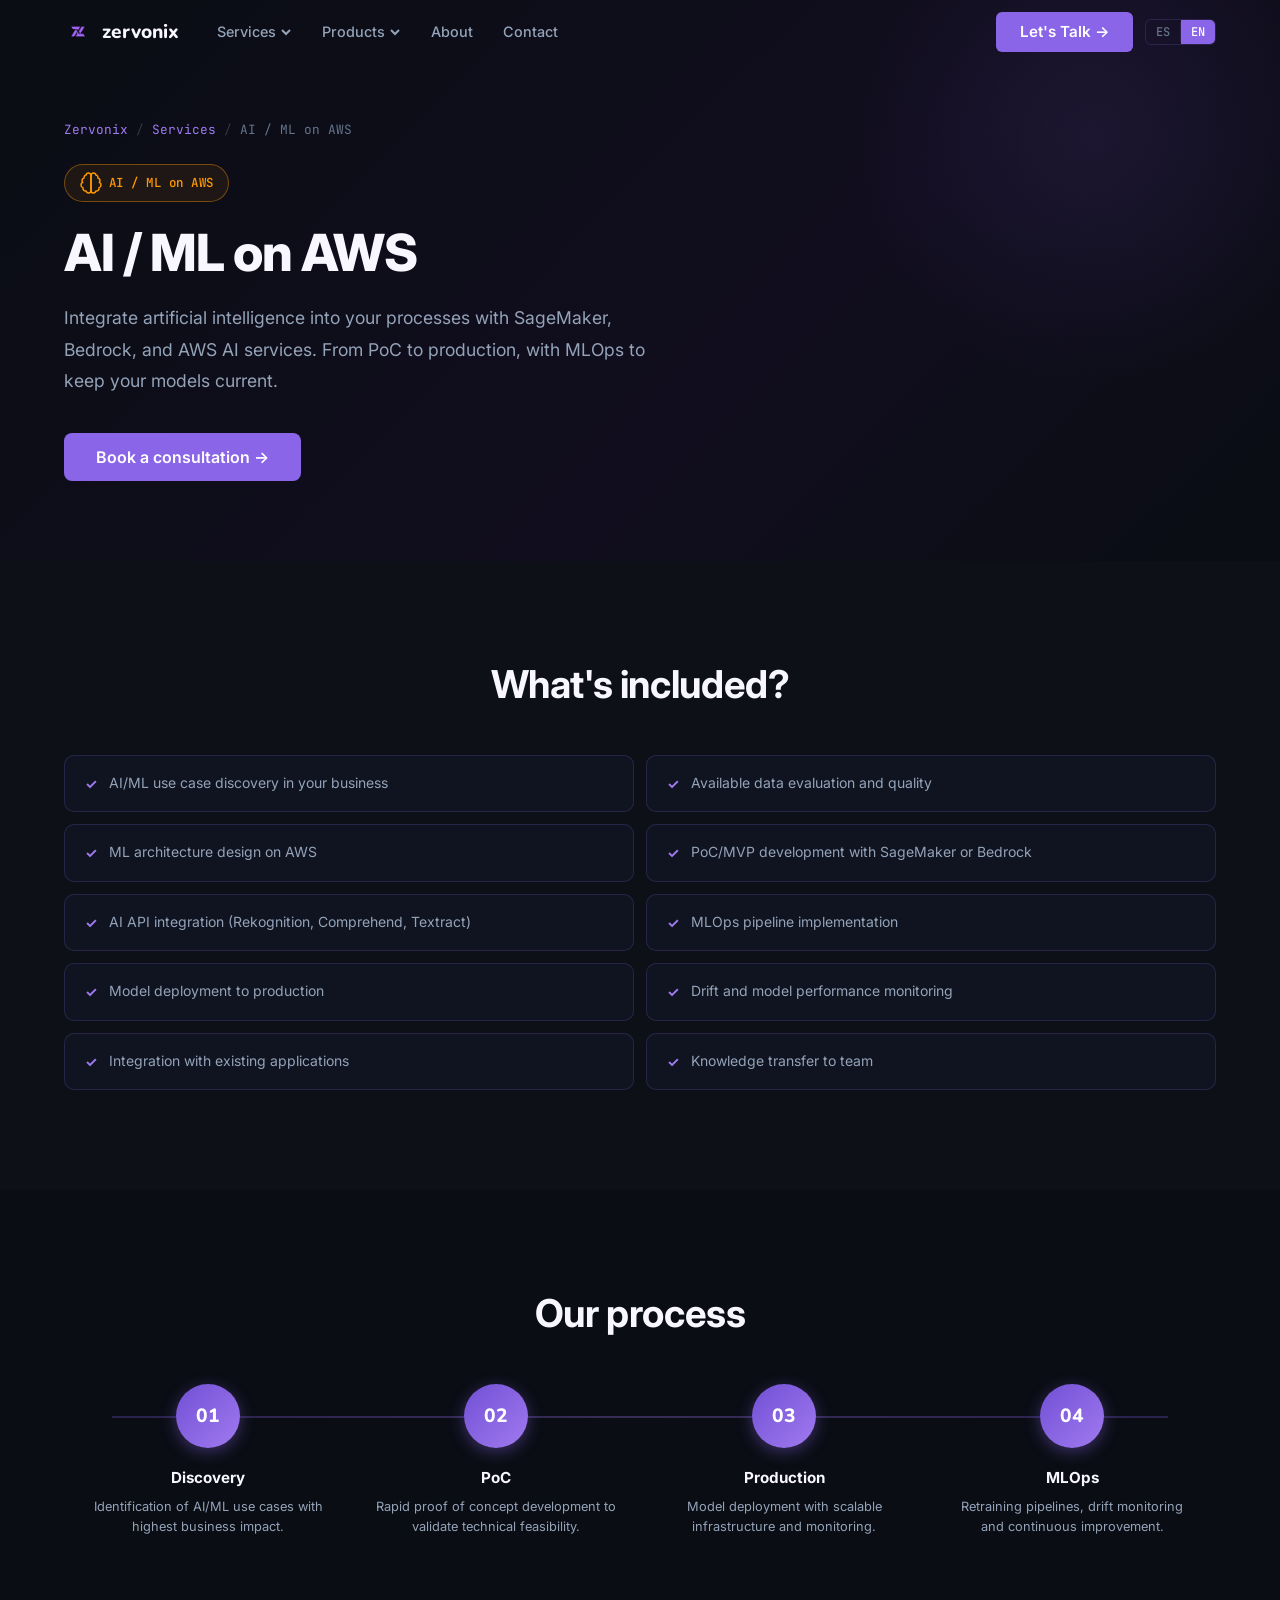
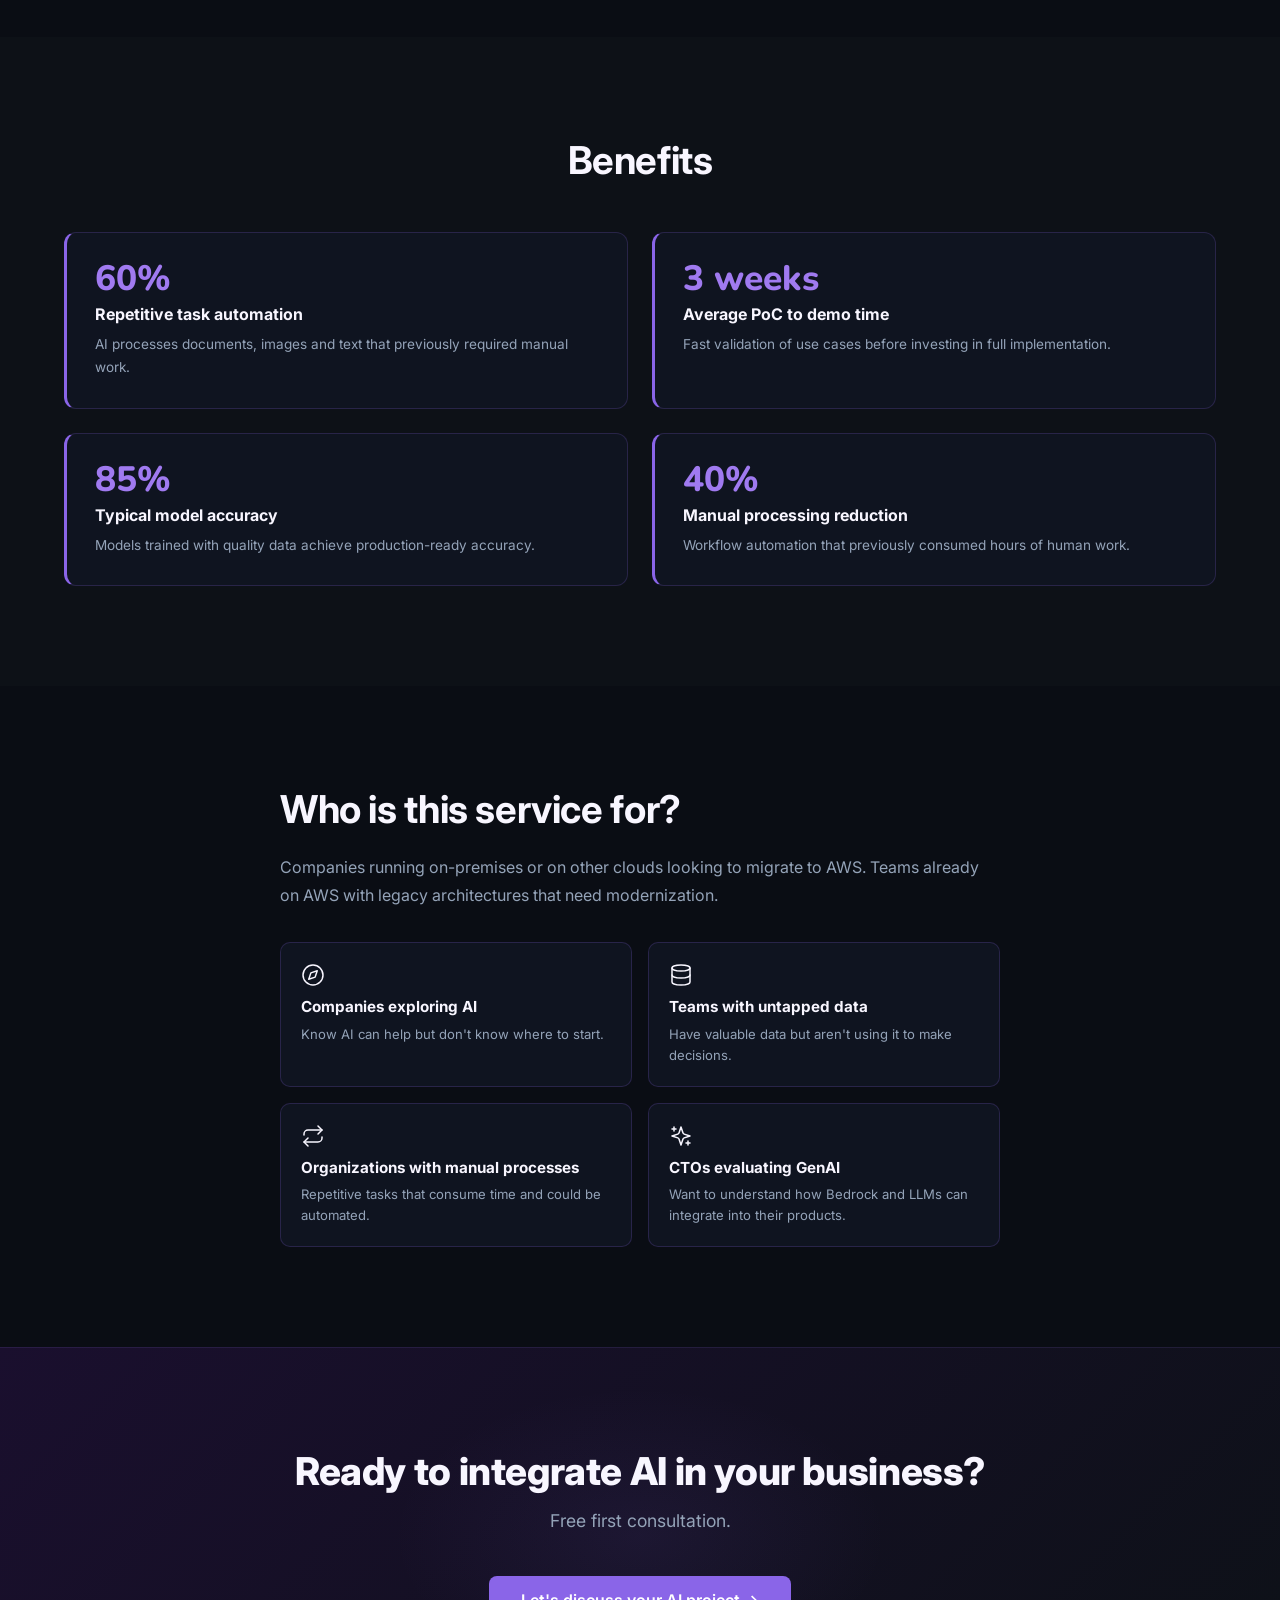
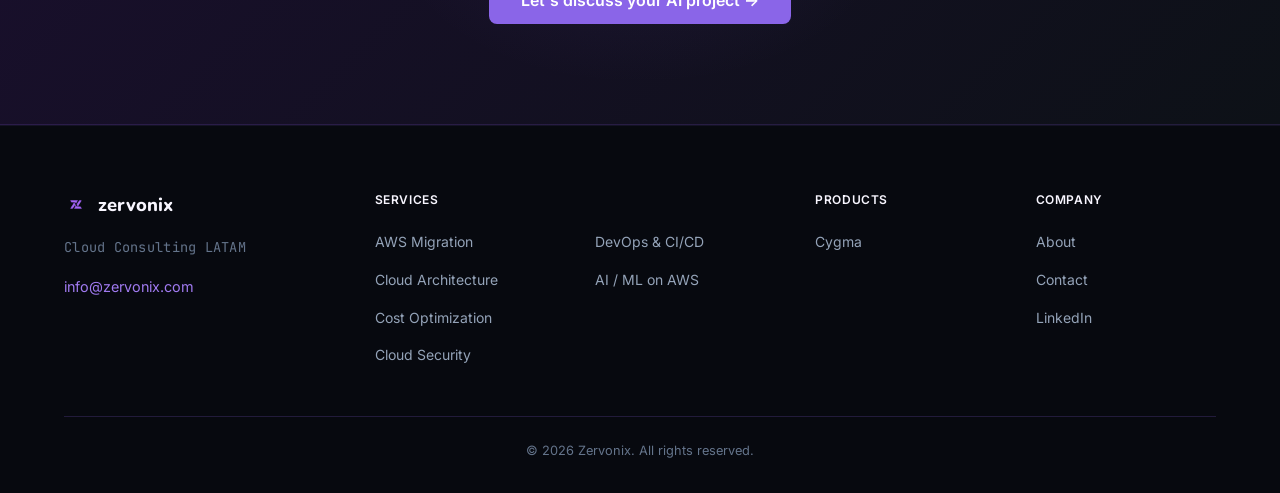
<file: servicios/ai-ml-aws.html>
<!DOCTYPE html>
<html lang="es">
<head>
  <meta charset="UTF-8">
  <meta name="viewport" content="width=device-width, initial-scale=1.0">
  <meta name="description" content="AI / ML en AWS — Zervonix. SageMaker, Bedrock y GenAI para integrar inteligencia artificial en tus procesos de negocio.">
  <title>AI / ML en AWS — Zervonix Cloud Consulting</title>
  <link rel="icon" href="../assets/logo-icon.png" type="image/png">
  <link rel="preconnect" href="https://fonts.googleapis.com">
  <link rel="preconnect" href="https://fonts.gstatic.com" crossorigin>
  <link href="https://fonts.googleapis.com/css2?family=Inter:wght@400;500;600&family=Nunito:wght@700;800&family=JetBrains+Mono:wght@400;500&display=swap" rel="stylesheet">
  <link rel="stylesheet" href="../css/styles.css">
  <link rel="stylesheet" href="../css/components.css">
</head>
<body>

<!-- ============ NAV ============ -->
<nav class="nav" role="navigation" aria-label="Main navigation">
  <div class="nav__inner">
    <a href="../index.html" class="nav__logo">
      <img src="../assets/logo-mark.png" alt="Zervonix" width="28" height="28">
      <span style="font-family:'Nunito',sans-serif;font-weight:800">zervonix</span>
    </a>
    <ul class="nav__links" role="list">
      <li class="nav__dropdown">
        <button class="nav__link" id="nav-services-btn" aria-expanded="false" aria-haspopup="true">
          <span data-i18n="nav.services">Servicios</span>
          <svg width="12" height="12" viewBox="0 0 12 12" fill="none" stroke="currentColor" stroke-width="2"><polyline points="2,4 6,8 10,4"/></svg>
        </button>
        <div class="nav__dropdown-menu" role="menu">
          <a href="aws-migration.html" class="nav__dropdown-item" role="menuitem" data-i18n="nav.migration">Migración AWS</a>
          <a href="cloud-architecture.html" class="nav__dropdown-item" role="menuitem" data-i18n="nav.architecture">Arquitectura Cloud</a>
          <a href="cost-optimization.html" class="nav__dropdown-item" role="menuitem" data-i18n="nav.costs">Optimización de Costos</a>
          <a href="cloud-security.html" class="nav__dropdown-item" role="menuitem" data-i18n="nav.security">Seguridad Cloud</a>
          <a href="devops-cicd.html" class="nav__dropdown-item" role="menuitem" data-i18n="nav.devops">DevOps &amp; CI/CD</a>
          <a href="ai-ml-aws.html" class="nav__dropdown-item nav__dropdown-item--active" role="menuitem" data-i18n="nav.aiml">AI / ML en AWS</a>
        </div>
      </li>
      <li class="nav__dropdown">
        <button class="nav__link" id="nav-products-btn" aria-expanded="false" aria-haspopup="true">
          <span data-i18n="footer.products_col">Productos</span>
          <svg width="12" height="12" viewBox="0 0 12 12" fill="none" stroke="currentColor" stroke-width="2"><polyline points="2,4 6,8 10,4"/></svg>
        </button>
        <div class="nav__dropdown-menu" role="menu">
          <a href="../productos/cygma.html" class="nav__dropdown-item" role="menuitem">Cygma</a>
        </div>
      </li>
      <li><a href="../nosotros.html" class="nav__link" data-i18n="nav.about">Nosotros</a></li>
      <li><a href="../contacto.html" class="nav__link" data-i18n="nav.contact">Contacto</a></li>
    </ul>
    <div class="nav__actions">
      <a href="../contacto.html" class="btn btn--primary" data-i18n="nav.cta">Hablemos →</a>
      <div class="lang-toggle" role="group" aria-label="Language selector">
        <button class="lang-toggle__btn active" data-lang="es">ES</button>
        <span class="lang-toggle__sep" aria-hidden="true"></span>
        <button class="lang-toggle__btn" data-lang="en">EN</button>
      </div>
    </div>
    <button class="hamburger" id="hamburger" aria-label="Toggle menu" aria-expanded="false">
      <span></span><span></span><span></span>
    </button>
  </div>
</nav>
<div class="mobile-menu" id="mobile-menu">
  <a href="aws-migration.html" class="mobile-menu__link" data-i18n="nav.migration">Migración AWS</a>
  <a href="cloud-architecture.html" class="mobile-menu__link" data-i18n="nav.architecture">Arquitectura Cloud</a>
  <a href="cost-optimization.html" class="mobile-menu__link" data-i18n="nav.costs">Optimización de Costos</a>
  <a href="cloud-security.html" class="mobile-menu__link" data-i18n="nav.security">Seguridad Cloud</a>
  <a href="devops-cicd.html" class="mobile-menu__link" data-i18n="nav.devops">DevOps &amp; CI/CD</a>
  <a href="ai-ml-aws.html" class="mobile-menu__link" data-i18n="nav.aiml">AI / ML en AWS</a>
  <a href="../productos/cygma.html" class="mobile-menu__link">Cygma</a>
  <a href="../nosotros.html" class="mobile-menu__link" data-i18n="nav.about">Nosotros</a>
  <a href="../contacto.html" class="mobile-menu__link" data-i18n="nav.contact">Contacto</a>
  <div class="mobile-menu__actions">
    <a href="../contacto.html" class="btn btn--primary" style="text-align:center" data-i18n="nav.cta">Hablemos →</a>
    <div class="lang-toggle" style="justify-content:center">
      <button class="lang-toggle__btn active" data-lang="es">ES</button>
      <span class="lang-toggle__sep" aria-hidden="true"></span>
      <button class="lang-toggle__btn" data-lang="en">EN</button>
    </div>
  </div>
</div>

<!-- ============ HERO ============ -->
<section class="service-page-hero">
  <div class="container">
    <div class="service-page-hero__content">
      <div class="breadcrumb">
        <a href="../index.html">Zervonix</a>
        <span class="breadcrumb__sep" aria-hidden="true">/</span>
        <a href="../index.html#servicios" data-i18n="nav.services">Servicios</a>
        <span class="breadcrumb__sep" aria-hidden="true">/</span>
        <span data-i18n="nav.aiml">AI / ML en AWS</span>
      </div>
      <div style="margin-bottom:20px">
        <span class="badge badge--aws">
          <svg xmlns="http://www.w3.org/2000/svg" width="24" height="24" viewBox="0 0 24 24" fill="none" stroke="currentColor" stroke-width="1.5" stroke-linecap="round" stroke-linejoin="round"><path d="M9.5 2A2.5 2.5 0 0 1 12 4.5v15a2.5 2.5 0 0 1-4.96.44 2.5 2.5 0 0 1-2.96-3.08 3 3 0 0 1-.34-5.58 2.5 2.5 0 0 1 1.32-4.24 2.5 2.5 0 0 1 1.98-3A2.5 2.5 0 0 1 9.5 2Z"/><path d="M14.5 2A2.5 2.5 0 0 0 12 4.5v15a2.5 2.5 0 0 0 4.96.44 2.5 2.5 0 0 0 2.96-3.08 3 3 0 0 0 .34-5.58 2.5 2.5 0 0 0-1.32-4.24 2.5 2.5 0 0 0-1.98-3A2.5 2.5 0 0 0 14.5 2Z"/></svg>
          <span data-i18n="nav.aiml">AI / ML en AWS</span>
        </span>
      </div>
      <h1 style="font-size:clamp(2rem,4vw,3.25rem);font-weight:800;color:var(--color-white);margin-bottom:20px;line-height:1.15" data-i18n="aiml.hero.title">AI / ML en AWS</h1>
      <p style="font-size:1.1rem;color:var(--color-text-secondary);max-width:600px;line-height:1.8;margin-bottom:36px" data-i18n="aiml.hero.desc">Integra inteligencia artificial en tus procesos con SageMaker, Bedrock y servicios de AI de AWS. Desde PoC hasta producción, con MLOps para mantener tus modelos actualizados.</p>
      <a href="../contacto.html" class="btn btn--primary btn--large" data-i18n="aiml.hero.cta">Agenda una consulta →</a>
    </div>
  </div>
</section>

<!-- ============ QUÉ INCLUYE ============ -->
<section class="section section--elevated">
  <div class="container">
    <div class="section__header">
      <h2 class="section__title" data-i18n="migration.includes.title">¿Qué incluye?</h2>
    </div>
    <div class="includes-list">
      <div class="includes-item" data-i18n="aiml.inc.1">Discovery de casos de uso de AI/ML en tu negocio</div>
      <div class="includes-item" data-i18n="aiml.inc.2">Evaluación de datos disponibles y calidad</div>
      <div class="includes-item" data-i18n="aiml.inc.3">Diseño de arquitectura ML en AWS</div>
      <div class="includes-item" data-i18n="aiml.inc.4">Desarrollo de PoC/MVP con SageMaker o Bedrock</div>
      <div class="includes-item" data-i18n="aiml.inc.5">Integración con APIs de AI (Rekognition, Comprehend, Textract)</div>
      <div class="includes-item" data-i18n="aiml.inc.6">Implementación de pipelines MLOps</div>
      <div class="includes-item" data-i18n="aiml.inc.7">Despliegue de modelos en producción</div>
      <div class="includes-item" data-i18n="aiml.inc.8">Monitoreo de drift y performance de modelos</div>
      <div class="includes-item" data-i18n="aiml.inc.9">Integración con aplicaciones existentes</div>
      <div class="includes-item" data-i18n="aiml.inc.10">Transferencia de conocimiento al equipo</div>
    </div>
  </div>
</section>

<!-- ============ PROCESO ============ -->
<section class="section">
  <div class="container">
    <div class="section__header">
      <h2 class="section__title" data-i18n="migration.process.title">Nuestro proceso</h2>
    </div>
    <div class="process-steps">
      <div class="process-step">
        <div class="process-step__num" aria-hidden="true">01</div>
        <h3 class="process-step__title" data-i18n="aiml.step1.title">Discovery</h3>
        <p class="process-step__desc" data-i18n="aiml.step1.desc">Identificación de casos de uso de AI/ML con mayor impacto en el negocio.</p>
      </div>
      <div class="process-step">
        <div class="process-step__num" aria-hidden="true">02</div>
        <h3 class="process-step__title" data-i18n="aiml.step2.title">PoC</h3>
        <p class="process-step__desc" data-i18n="aiml.step2.desc">Desarrollo rápido de prueba de concepto para validar viabilidad técnica.</p>
      </div>
      <div class="process-step">
        <div class="process-step__num" aria-hidden="true">03</div>
        <h3 class="process-step__title" data-i18n="aiml.step3.title">Producción</h3>
        <p class="process-step__desc" data-i18n="aiml.step3.desc">Despliegue de modelos con infraestructura escalable y monitoreo.</p>
      </div>
      <div class="process-step">
        <div class="process-step__num" aria-hidden="true">04</div>
        <h3 class="process-step__title" data-i18n="aiml.step4.title">MLOps</h3>
        <p class="process-step__desc" data-i18n="aiml.step4.desc">Pipelines de reentrenamiento, monitoreo de drift y mejora continua.</p>
      </div>
    </div>
  </div>
</section>

<!-- ============ BENEFICIOS ============ -->
<section class="section section--elevated">
  <div class="container">
    <div class="section__header">
      <h2 class="section__title" data-i18n="migration.benefits.title">Beneficios</h2>
    </div>
    <div class="benefits-grid">
      <div class="benefit-card">
        <div class="benefit-card__metric">60%</div>
        <h3 class="benefit-card__title" data-i18n="aiml.ben1.title">Automatización de tareas repetitivas</h3>
        <p class="benefit-card__desc" data-i18n="aiml.ben1.desc">AI procesa documentos, imágenes y texto que antes requerían trabajo manual.</p>
      </div>
      <div class="benefit-card">
        <div class="benefit-card__metric" data-i18n="aiml.ben2.metric">3 semanas</div>
        <h3 class="benefit-card__title" data-i18n="aiml.ben2.title">Tiempo promedio de PoC a demo</h3>
        <p class="benefit-card__desc" data-i18n="aiml.ben2.desc">Validación rápida de casos de uso antes de invertir en implementación completa.</p>
      </div>
      <div class="benefit-card">
        <div class="benefit-card__metric">85%</div>
        <h3 class="benefit-card__title" data-i18n="aiml.ben3.title">Precisión típica en modelos</h3>
        <p class="benefit-card__desc" data-i18n="aiml.ben3.desc">Modelos entrenados con datos de calidad alcanzan precisión production-ready.</p>
      </div>
      <div class="benefit-card">
        <div class="benefit-card__metric">40%</div>
        <h3 class="benefit-card__title" data-i18n="aiml.ben4.title">Reducción de procesamiento manual</h3>
        <p class="benefit-card__desc" data-i18n="aiml.ben4.desc">Automatización de workflows que antes consumían horas de trabajo humano.</p>
      </div>
    </div>
  </div>
</section>

<!-- ============ PARA QUIÉN ES ============ -->
<section class="section">
  <div class="container">
    <div style="max-width:720px;margin:0 auto">
      <h2 class="section__title" style="margin-bottom:20px" data-i18n="migration.ideal.title">¿Para quién es este servicio?</h2>
      <p style="font-size:1rem;color:var(--color-text-secondary);line-height:1.8;margin-bottom:32px" data-i18n="migration.ideal.desc">Empresas que corren en data centers propios o en otros clouds que quieren migrar a AWS. Equipos que ya están en AWS con arquitecturas heredadas que necesitan modernización.</p>
      <div style="display:grid;grid-template-columns:1fr 1fr;gap:16px">
        <div style="padding:20px;background:var(--color-bg-card);border:1px solid var(--color-border);border-radius:10px">
          <div style="margin-bottom:10px" aria-hidden="true">
            <svg xmlns="http://www.w3.org/2000/svg" width="24" height="24" viewBox="0 0 24 24" fill="none" stroke="currentColor" stroke-width="1.5" stroke-linecap="round" stroke-linejoin="round"><circle cx="12" cy="12" r="10"/><polygon points="16.24 7.76 14.12 14.12 7.76 16.24 9.88 9.88 16.24 7.76"/></svg>
          </div>
          <h3 style="font-size:0.95rem;font-weight:700;color:var(--color-white);margin-bottom:6px" data-i18n="aiml.aud1.title">Empresas explorando AI</h3>
          <p style="font-size:0.82rem;color:var(--color-text-secondary);line-height:1.6" data-i18n="aiml.aud1.desc">Saben que AI puede ayudar pero no saben por dónde empezar.</p>
        </div>
        <div style="padding:20px;background:var(--color-bg-card);border:1px solid var(--color-border);border-radius:10px">
          <div style="margin-bottom:10px" aria-hidden="true">
            <svg xmlns="http://www.w3.org/2000/svg" width="24" height="24" viewBox="0 0 24 24" fill="none" stroke="currentColor" stroke-width="1.5" stroke-linecap="round" stroke-linejoin="round"><ellipse cx="12" cy="5" rx="9" ry="3"/><path d="M3 5V19A9 3 0 0 0 21 19V5"/><path d="M3 12A9 3 0 0 0 21 12"/></svg>
          </div>
          <h3 style="font-size:0.95rem;font-weight:700;color:var(--color-white);margin-bottom:6px" data-i18n="aiml.aud2.title">Equipos con datos sin explotar</h3>
          <p style="font-size:0.82rem;color:var(--color-text-secondary);line-height:1.6" data-i18n="aiml.aud2.desc">Tienen datos valiosos pero no los están usando para tomar decisiones.</p>
        </div>
        <div style="padding:20px;background:var(--color-bg-card);border:1px solid var(--color-border);border-radius:10px">
          <div style="margin-bottom:10px" aria-hidden="true">
            <svg xmlns="http://www.w3.org/2000/svg" width="24" height="24" viewBox="0 0 24 24" fill="none" stroke="currentColor" stroke-width="1.5" stroke-linecap="round" stroke-linejoin="round"><path d="m17 2 4 4-4 4"/><path d="M3 11v-1a4 4 0 0 1 4-4h14"/><path d="m7 22-4-4 4-4"/><path d="M21 13v1a4 4 0 0 1-4 4H3"/></svg>
          </div>
          <h3 style="font-size:0.95rem;font-weight:700;color:var(--color-white);margin-bottom:6px" data-i18n="aiml.aud3.title">Organizaciones con procesos manuales</h3>
          <p style="font-size:0.82rem;color:var(--color-text-secondary);line-height:1.6" data-i18n="aiml.aud3.desc">Tareas repetitivas que consumen tiempo y podrían automatizarse.</p>
        </div>
        <div style="padding:20px;background:var(--color-bg-card);border:1px solid var(--color-border);border-radius:10px">
          <div style="margin-bottom:10px" aria-hidden="true">
            <svg xmlns="http://www.w3.org/2000/svg" width="24" height="24" viewBox="0 0 24 24" fill="none" stroke="currentColor" stroke-width="1.5" stroke-linecap="round" stroke-linejoin="round"><path d="m12 3-1.912 5.813a2 2 0 0 1-1.275 1.275L3 12l5.813 1.912a2 2 0 0 1 1.275 1.275L12 21l1.912-5.813a2 2 0 0 1 1.275-1.275L21 12l-5.813-1.912a2 2 0 0 1-1.275-1.275L12 3Z"/><path d="M5 3v4"/><path d="M19 17v4"/><path d="M3 5h4"/><path d="M17 19h4"/></svg>
          </div>
          <h3 style="font-size:0.95rem;font-weight:700;color:var(--color-white);margin-bottom:6px" data-i18n="aiml.aud4.title">CTOs evaluando GenAI</h3>
          <p style="font-size:0.82rem;color:var(--color-text-secondary);line-height:1.6" data-i18n="aiml.aud4.desc">Quieren entender cómo Bedrock y LLMs pueden integrarse a sus productos.</p>
        </div>
      </div>
    </div>
  </div>
</section>

<!-- ============ CTA ============ -->
<section class="cta-final">
  <div class="container">
    <h2 class="cta-final__title" data-i18n="aiml.cta.title">¿Listo para integrar AI en tu negocio?</h2>
    <p class="cta-final__subtitle" data-i18n="cta.subtitle">Hablemos de tu proyecto. Primera consulta sin costo.</p>
    <a href="../contacto.html" class="btn btn--primary btn--large" data-i18n="aiml.cta.btn">Hablemos de tu proyecto AI →</a>
  </div>
</section>

<!-- ============ FOOTER ============ -->
<footer class="footer">
  <div class="container">
    <div class="footer__inner">
      <div class="footer__brand">
        <a href="../index.html" class="footer__brand-logo">
          <img src="../assets/logo-mark.png" alt="Zervonix" width="24" height="24">
          <span>zervonix</span>
        </a>
        <p class="footer__tagline" data-i18n="footer.tagline">Cloud Consulting LATAM</p>
        <a href="mailto:info@zervonix.com" class="footer__email">info@zervonix.com</a>
      </div>
      <div class="footer__col">
        <div class="footer__col-title" data-i18n="footer.services_col">Servicios</div>
        <ul class="footer__links">
          <li><a href="aws-migration.html" class="footer__link" data-i18n="nav.migration">Migración AWS</a></li>
          <li><a href="cloud-architecture.html" class="footer__link" data-i18n="nav.architecture">Arquitectura Cloud</a></li>
          <li><a href="cost-optimization.html" class="footer__link" data-i18n="nav.costs">Optimización de Costos</a></li>
          <li><a href="cloud-security.html" class="footer__link" data-i18n="nav.security">Seguridad Cloud</a></li>
        </ul>
      </div>
      <div class="footer__col">
        <div class="footer__col-title">&nbsp;</div>
        <ul class="footer__links">
          <li><a href="devops-cicd.html" class="footer__link" data-i18n="nav.devops">DevOps &amp; CI/CD</a></li>
          <li><a href="ai-ml-aws.html" class="footer__link" data-i18n="nav.aiml">AI / ML en AWS</a></li>
        </ul>
      </div>
      <div class="footer__col">
        <div class="footer__col-title" data-i18n="footer.products_col">Productos</div>
        <ul class="footer__links">
          <li><a href="../productos/cygma.html" class="footer__link">Cygma</a></li>
        </ul>
      </div>
      <div class="footer__col">
        <div class="footer__col-title" data-i18n="footer.company_col">Compañía</div>
        <ul class="footer__links">
          <li><a href="../nosotros.html" class="footer__link" data-i18n="footer.about">Nosotros</a></li>
          <li><a href="../contacto.html" class="footer__link" data-i18n="footer.contact">Contacto</a></li>
          <li><a href="https://linkedin.com/company/zervonix" class="footer__link" target="_blank" rel="noopener noreferrer">LinkedIn</a></li>
        </ul>
      </div>
    </div>
    <div class="footer__bottom">
      <span class="footer__copyright" data-i18n="footer.copyright">© 2026 Zervonix. Todos los derechos reservados.</span>
    </div>
  </div>
</footer>

<script src="../js/main.js"></script>
</body>
</html>
</file>
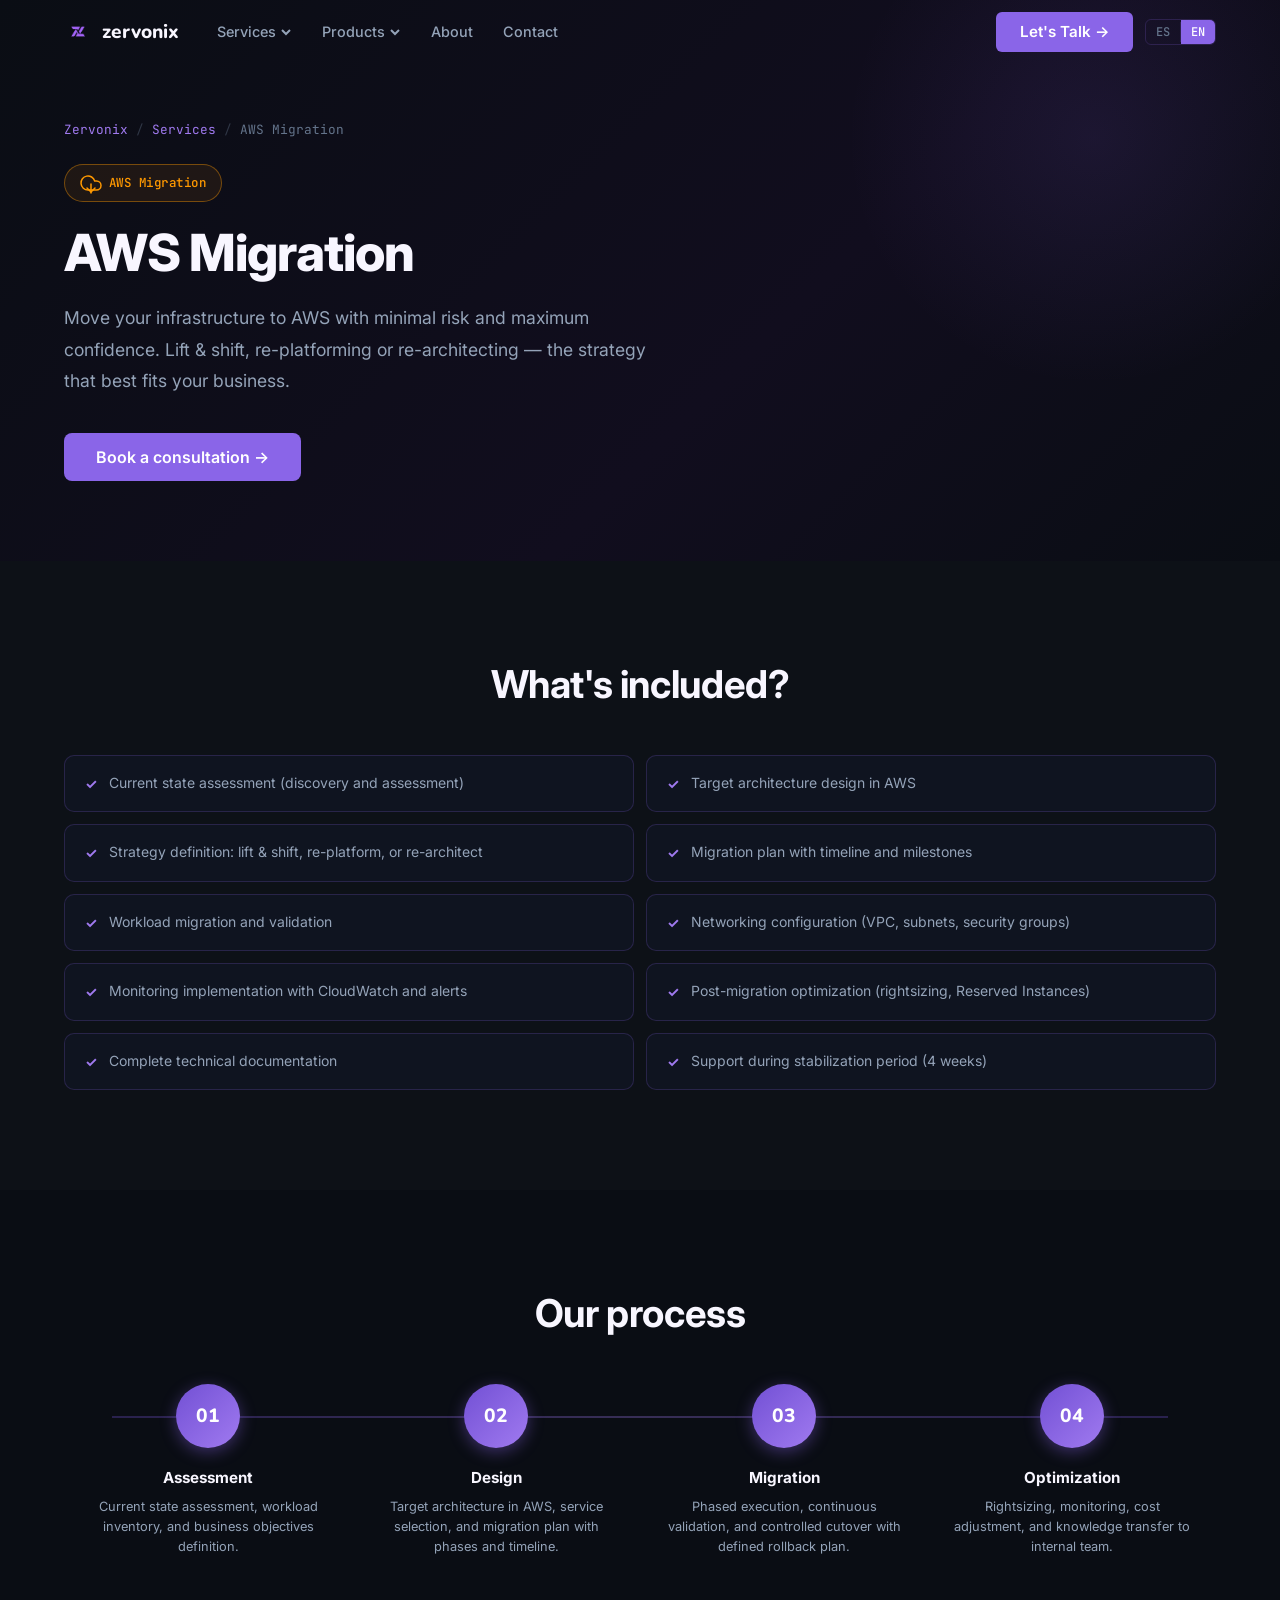
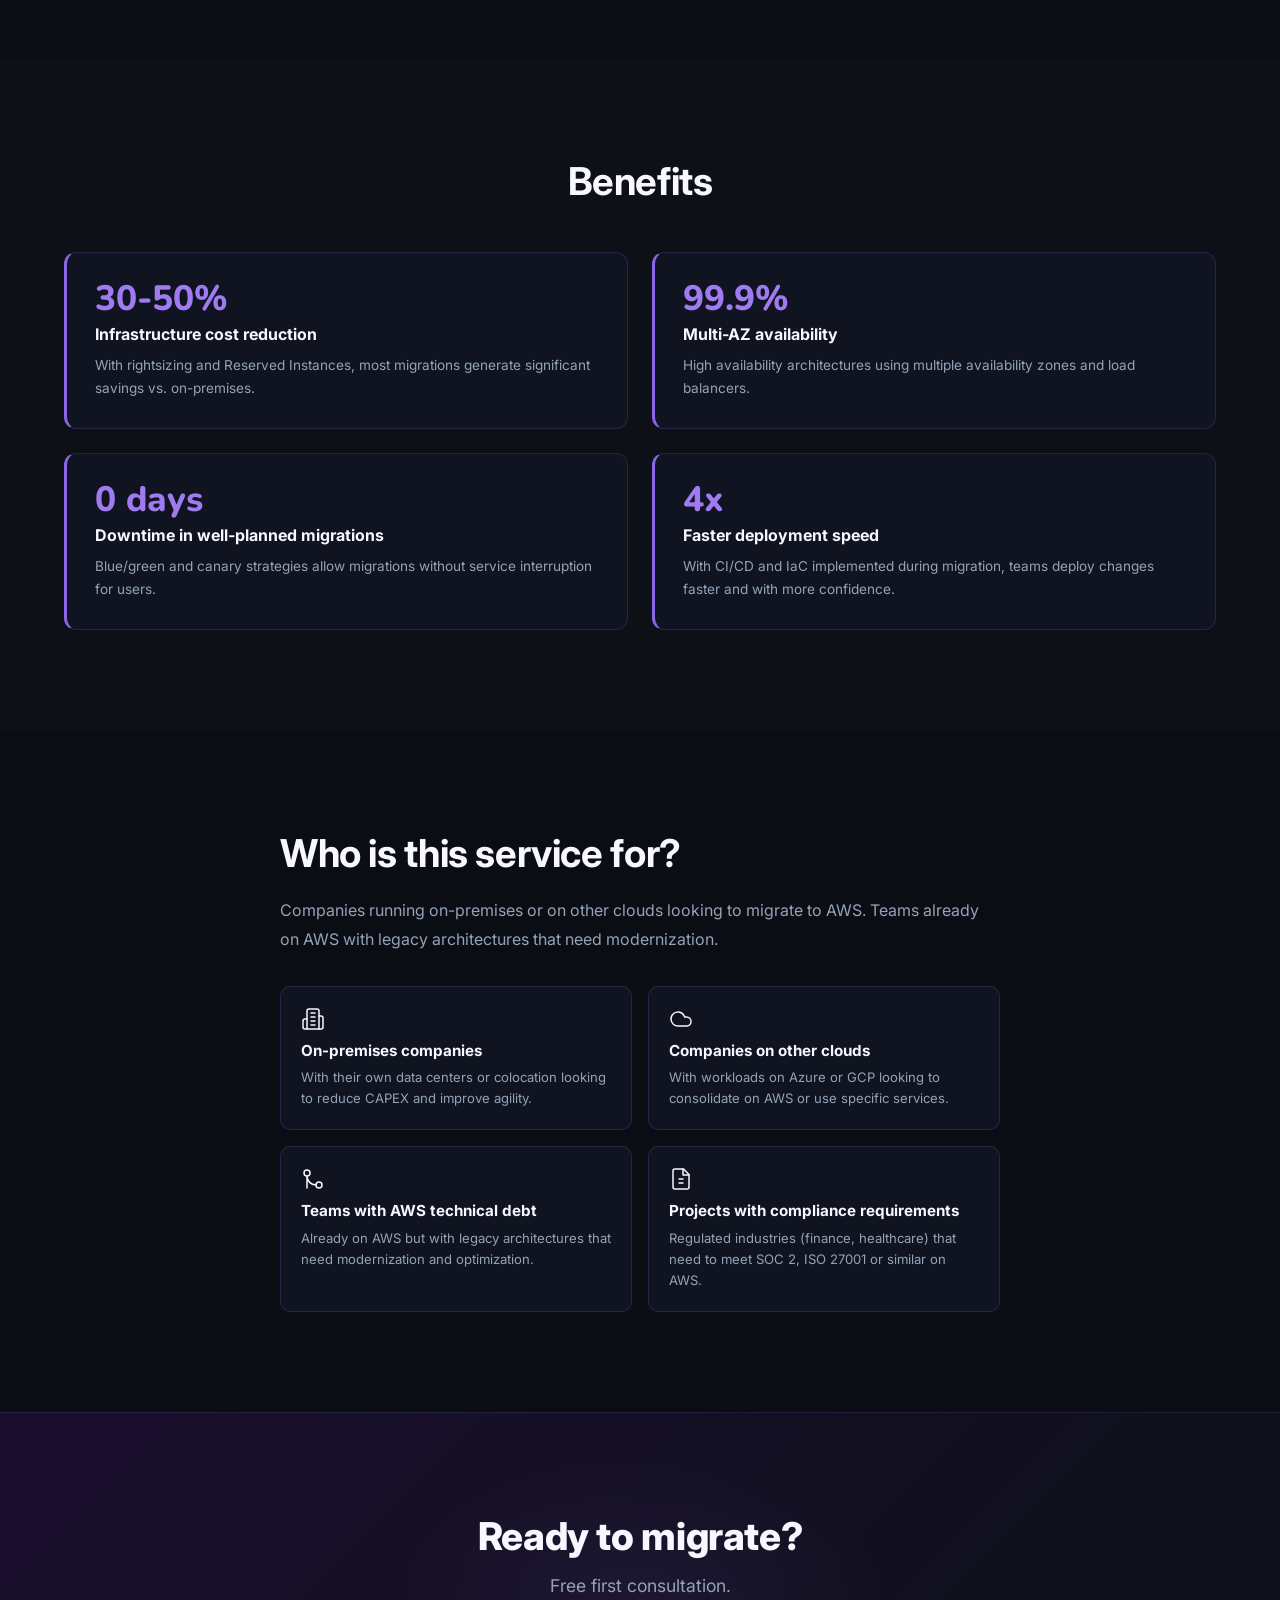
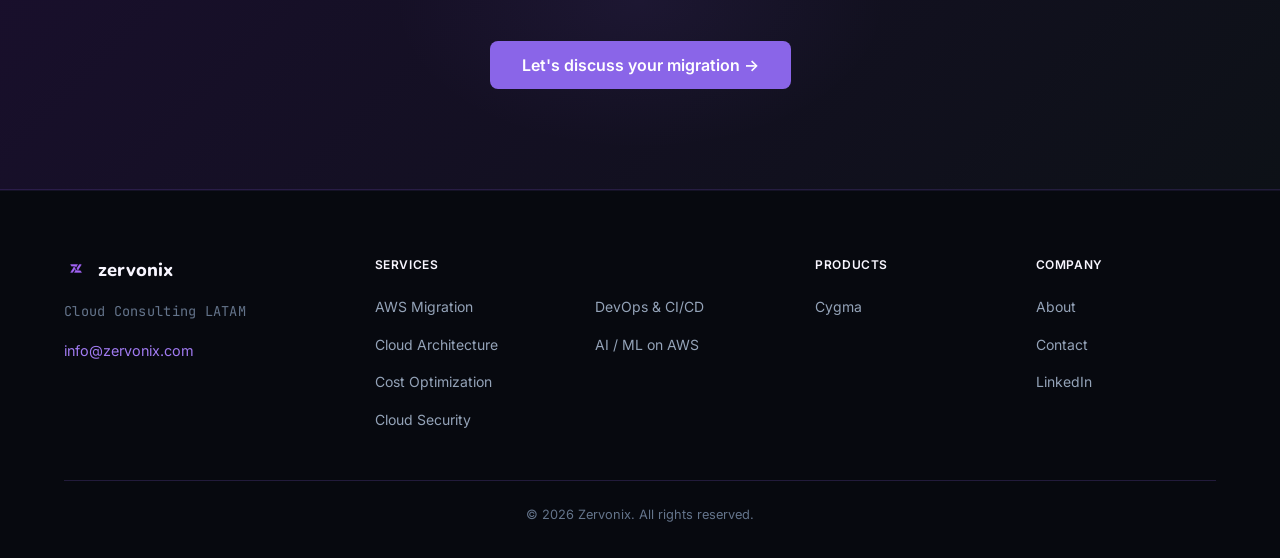
<file: servicios/aws-migration.html>
<!DOCTYPE html>
<html lang="es">
<head>
  <meta charset="UTF-8">
  <meta name="viewport" content="width=device-width, initial-scale=1.0">
  <meta name="description" content="Migración AWS — Zervonix. Lift &amp; shift, re-platforming y re-architecting con mínimo riesgo para Latinoamérica.">
  <title>Migración AWS — Zervonix Cloud Consulting</title>
  <link rel="icon" href="../assets/logo-icon.png" type="image/png">
  <link rel="preconnect" href="https://fonts.googleapis.com">
  <link rel="preconnect" href="https://fonts.gstatic.com" crossorigin>
  <link href="https://fonts.googleapis.com/css2?family=Inter:wght@400;500;600&family=Nunito:wght@700;800&family=JetBrains+Mono:wght@400;500&display=swap" rel="stylesheet">
  <link rel="stylesheet" href="../css/styles.css">
  <link rel="stylesheet" href="../css/components.css">
</head>
<body>

<!-- ============ NAV ============ -->
<nav class="nav" role="navigation" aria-label="Main navigation">
  <div class="nav__inner">
    <a href="../index.html" class="nav__logo">
      <img src="../assets/logo-mark.png" alt="Zervonix" width="28" height="28">
      <span style="font-family:'Nunito',sans-serif;font-weight:800">zervonix</span>
    </a>
    <ul class="nav__links" role="list">
      <li class="nav__dropdown">
        <button class="nav__link" id="nav-services-btn" aria-expanded="false" aria-haspopup="true">
          <span data-i18n="nav.services">Servicios</span>
          <svg width="12" height="12" viewBox="0 0 12 12" fill="none" stroke="currentColor" stroke-width="2"><polyline points="2,4 6,8 10,4"/></svg>
        </button>
        <div class="nav__dropdown-menu" role="menu">
          <a href="aws-migration.html" class="nav__dropdown-item nav__dropdown-item--active" role="menuitem" data-i18n="nav.migration">Migración AWS</a>
          <a href="cloud-architecture.html" class="nav__dropdown-item" role="menuitem" data-i18n="nav.architecture">Arquitectura Cloud</a>
          <a href="cost-optimization.html" class="nav__dropdown-item" role="menuitem" data-i18n="nav.costs">Optimización de Costos</a>
          <a href="cloud-security.html" class="nav__dropdown-item" role="menuitem" data-i18n="nav.security">Seguridad Cloud</a>
          <a href="devops-cicd.html" class="nav__dropdown-item" role="menuitem" data-i18n="nav.devops">DevOps &amp; CI/CD</a>
          <a href="ai-ml-aws.html" class="nav__dropdown-item" role="menuitem" data-i18n="nav.aiml">AI / ML en AWS</a>
        </div>
      </li>
      <li class="nav__dropdown">
        <button class="nav__link" id="nav-products-btn" aria-expanded="false" aria-haspopup="true">
          <span data-i18n="footer.products_col">Productos</span>
          <svg width="12" height="12" viewBox="0 0 12 12" fill="none" stroke="currentColor" stroke-width="2"><polyline points="2,4 6,8 10,4"/></svg>
        </button>
        <div class="nav__dropdown-menu" role="menu">
          <a href="../productos/cygma.html" class="nav__dropdown-item" role="menuitem">Cygma</a>
        </div>
      </li>
      <li><a href="../nosotros.html" class="nav__link" data-i18n="nav.about">Nosotros</a></li>
      <li><a href="../contacto.html" class="nav__link" data-i18n="nav.contact">Contacto</a></li>
    </ul>
    <div class="nav__actions">
      <a href="../contacto.html" class="btn btn--primary" data-i18n="nav.cta">Hablemos →</a>
      <div class="lang-toggle" role="group" aria-label="Language selector">
        <button class="lang-toggle__btn active" data-lang="es">ES</button>
        <span class="lang-toggle__sep" aria-hidden="true"></span>
        <button class="lang-toggle__btn" data-lang="en">EN</button>
      </div>
    </div>
    <button class="hamburger" id="hamburger" aria-label="Toggle menu" aria-expanded="false">
      <span></span><span></span><span></span>
    </button>
  </div>
</nav>
<div class="mobile-menu" id="mobile-menu">
  <a href="aws-migration.html" class="mobile-menu__link" data-i18n="nav.migration">Migración AWS</a>
  <a href="cloud-architecture.html" class="mobile-menu__link" data-i18n="nav.architecture">Arquitectura Cloud</a>
  <a href="cost-optimization.html" class="mobile-menu__link" data-i18n="nav.costs">Optimización de Costos</a>
  <a href="cloud-security.html" class="mobile-menu__link" data-i18n="nav.security">Seguridad Cloud</a>
  <a href="devops-cicd.html" class="mobile-menu__link" data-i18n="nav.devops">DevOps &amp; CI/CD</a>
  <a href="ai-ml-aws.html" class="mobile-menu__link" data-i18n="nav.aiml">AI / ML en AWS</a>
  <a href="../productos/cygma.html" class="mobile-menu__link">Cygma</a>
  <a href="../nosotros.html" class="mobile-menu__link" data-i18n="nav.about">Nosotros</a>
  <a href="../contacto.html" class="mobile-menu__link" data-i18n="nav.contact">Contacto</a>
  <div class="mobile-menu__actions">
    <a href="../contacto.html" class="btn btn--primary" style="text-align:center" data-i18n="nav.cta">Hablemos →</a>
    <div class="lang-toggle" style="justify-content:center">
      <button class="lang-toggle__btn active" data-lang="es">ES</button>
      <span class="lang-toggle__sep" aria-hidden="true"></span>
      <button class="lang-toggle__btn" data-lang="en">EN</button>
    </div>
  </div>
</div>

<!-- ============ HERO ============ -->
<section class="service-page-hero">
  <div class="container">
    <div class="service-page-hero__content">
      <div class="breadcrumb">
        <a href="../index.html">Zervonix</a>
        <span class="breadcrumb__sep" aria-hidden="true">/</span>
        <a href="../index.html#servicios" data-i18n="nav.services">Servicios</a>
        <span class="breadcrumb__sep" aria-hidden="true">/</span>
        <span data-i18n="nav.migration">Migración AWS</span>
      </div>
      <div style="margin-bottom:20px">
        <span class="badge badge--aws">
          <svg xmlns="http://www.w3.org/2000/svg" width="24" height="24" viewBox="0 0 24 24" fill="none" stroke="currentColor" stroke-width="1.5" stroke-linecap="round" stroke-linejoin="round"><path d="M17.5 19H9a7 7 0 1 1 6.71-9h1.79a4.5 4.5 0 1 1 0 9Z"/><path d="M12 13v9"/><path d="m8 17 4 4 4-4"/></svg>
          <span data-i18n="nav.migration">Migración AWS</span>
        </span>
      </div>
      <h1 style="font-size:clamp(2rem,4vw,3.25rem);font-weight:800;color:var(--color-white);margin-bottom:20px;line-height:1.15" data-i18n="migration.hero.title">Migración AWS</h1>
      <p style="font-size:1.1rem;color:var(--color-text-secondary);max-width:600px;line-height:1.8;margin-bottom:36px" data-i18n="migration.hero.desc">Mueve tu infraestructura a AWS con mínimo riesgo y máxima confianza. Lift &amp; shift, re-platforming o re-architecting — la estrategia que mejor se adapta a tu negocio.</p>
      <a href="../contacto.html" class="btn btn--primary btn--large" data-i18n="migration.hero.cta">Agenda una consulta →</a>
    </div>
  </div>
</section>

<!-- ============ QUÉ INCLUYE ============ -->
<section class="section section--elevated">
  <div class="container">
    <div class="section__header">
      <h2 class="section__title" data-i18n="migration.includes.title">¿Qué incluye?</h2>
    </div>
    <div class="includes-list">
      <div class="includes-item" data-i18n="migration.inc.1">Evaluación del estado actual (discovery y assessment)</div>
      <div class="includes-item" data-i18n="migration.inc.2">Diseño de arquitectura target en AWS</div>
      <div class="includes-item" data-i18n="migration.inc.3">Definición de estrategia: lift &amp; shift, re-platform o re-architect</div>
      <div class="includes-item" data-i18n="migration.inc.4">Plan de migración con cronograma y milestones</div>
      <div class="includes-item" data-i18n="migration.inc.5">Migración y validación de workloads</div>
      <div class="includes-item" data-i18n="migration.inc.6">Configuración de networking (VPC, subnets, security groups)</div>
      <div class="includes-item" data-i18n="migration.inc.7">Implementación de monitoreo con CloudWatch y alertas</div>
      <div class="includes-item" data-i18n="migration.inc.8">Optimización post-migración (rightsizing, Reserved Instances)</div>
      <div class="includes-item" data-i18n="migration.inc.9">Documentación técnica completa</div>
      <div class="includes-item" data-i18n="migration.inc.10">Soporte durante período de estabilización (4 semanas)</div>
    </div>
  </div>
</section>

<!-- ============ PROCESO ============ -->
<section class="section">
  <div class="container">
    <div class="section__header">
      <h2 class="section__title" data-i18n="migration.process.title">Nuestro proceso</h2>
    </div>
    <div class="process-steps">
      <div class="process-step">
        <div class="process-step__num" aria-hidden="true">01</div>
        <h3 class="process-step__title" data-i18n="migration.step1.title">Diagnóstico</h3>
        <p class="process-step__desc" data-i18n="migration.step1.desc">Assessment del estado actual, inventario de workloads y definición de objetivos de negocio.</p>
      </div>
      <div class="process-step">
        <div class="process-step__num" aria-hidden="true">02</div>
        <h3 class="process-step__title" data-i18n="migration.step2.title">Diseño</h3>
        <p class="process-step__desc" data-i18n="migration.step2.desc">Arquitectura target en AWS, selección de servicios y plan de migración con fases y cronograma.</p>
      </div>
      <div class="process-step">
        <div class="process-step__num" aria-hidden="true">03</div>
        <h3 class="process-step__title" data-i18n="migration.step3.title">Migración</h3>
        <p class="process-step__desc" data-i18n="migration.step3.desc">Ejecución por fases, validación continua y cutover controlado con rollback plan definido.</p>
      </div>
      <div class="process-step">
        <div class="process-step__num" aria-hidden="true">04</div>
        <h3 class="process-step__title" data-i18n="migration.step4.title">Optimización</h3>
        <p class="process-step__desc" data-i18n="migration.step4.desc">Rightsizing, monitoreo, ajuste de costos y transferencia de conocimiento al equipo interno.</p>
      </div>
    </div>
  </div>
</section>

<!-- ============ BENEFICIOS ============ -->
<section class="section section--elevated">
  <div class="container">
    <div class="section__header">
      <h2 class="section__title" data-i18n="migration.benefits.title">Beneficios</h2>
    </div>
    <div class="benefits-grid">
      <div class="benefit-card">
        <div class="benefit-card__metric">30-50%</div>
        <h3 class="benefit-card__title" data-i18n="migration.ben1.title">Reducción de costos de infraestructura</h3>
        <p class="benefit-card__desc" data-i18n="migration.ben1.desc">Con rightsizing y Reserved Instances, la mayoría de las migraciones generan ahorro significativo vs. on-premises.</p>
      </div>
      <div class="benefit-card">
        <div class="benefit-card__metric">99.9%</div>
        <h3 class="benefit-card__title" data-i18n="migration.ben2.title">Disponibilidad con multi-AZ</h3>
        <p class="benefit-card__desc" data-i18n="migration.ben2.desc">Arquitecturas de alta disponibilidad usando múltiples zonas de disponibilidad y balanceadores de carga.</p>
      </div>
      <div class="benefit-card">
        <div class="benefit-card__metric" data-i18n="migration.ben3.metric">0 días</div>
        <h3 class="benefit-card__title" data-i18n="migration.ben3.title">Downtime en migraciones bien planificadas</h3>
        <p class="benefit-card__desc" data-i18n="migration.ben3.desc">Estrategias blue/green y canary permiten migraciones sin interrupción del servicio para los usuarios.</p>
      </div>
      <div class="benefit-card">
        <div class="benefit-card__metric">4x</div>
        <h3 class="benefit-card__title" data-i18n="migration.ben4.title">Mayor velocidad de despliegue</h3>
        <p class="benefit-card__desc" data-i18n="migration.ben4.desc">Con CI/CD y IaC implementado durante la migración, los equipos despliegan cambios más rápido y con mayor confianza.</p>
      </div>
    </div>
  </div>
</section>

<!-- ============ PARA QUIÉN ES ============ -->
<section class="section">
  <div class="container">
    <div style="max-width:720px;margin:0 auto">
      <h2 class="section__title" style="margin-bottom:20px" data-i18n="migration.ideal.title">¿Para quién es este servicio?</h2>
      <p style="font-size:1rem;color:var(--color-text-secondary);line-height:1.8;margin-bottom:32px" data-i18n="migration.ideal.desc">Empresas que corren en data centers propios o en otros clouds que quieren migrar a AWS. Equipos que ya están en AWS con arquitecturas heredadas que necesitan modernización.</p>
      <div style="display:grid;grid-template-columns:1fr 1fr;gap:16px">
        <div style="padding:20px;background:var(--color-bg-card);border:1px solid var(--color-border);border-radius:10px">
          <div style="margin-bottom:10px" aria-hidden="true">
            <svg xmlns="http://www.w3.org/2000/svg" width="24" height="24" viewBox="0 0 24 24" fill="none" stroke="currentColor" stroke-width="1.5" stroke-linecap="round" stroke-linejoin="round"><path d="M6 22V4a2 2 0 0 1 2-2h8a2 2 0 0 1 2 2v18Z"/><path d="M6 12H4a2 2 0 0 0-2 2v6a2 2 0 0 0 2 2h2"/><path d="M18 9h2a2 2 0 0 1 2 2v9a2 2 0 0 1-2 2h-2"/><path d="M10 6h4"/><path d="M10 10h4"/><path d="M10 14h4"/><path d="M10 18h4"/></svg>
          </div>
          <h3 style="font-size:0.95rem;font-weight:700;color:var(--color-white);margin-bottom:6px" data-i18n="migration.aud1.title">Empresas en on-premises</h3>
          <p style="font-size:0.82rem;color:var(--color-text-secondary);line-height:1.6" data-i18n="migration.aud1.desc">Con data centers propios o en colocation que quieren reducir CAPEX y mejorar agilidad.</p>
        </div>
        <div style="padding:20px;background:var(--color-bg-card);border:1px solid var(--color-border);border-radius:10px">
          <div style="margin-bottom:10px" aria-hidden="true">
            <svg xmlns="http://www.w3.org/2000/svg" width="24" height="24" viewBox="0 0 24 24" fill="none" stroke="currentColor" stroke-width="1.5" stroke-linecap="round" stroke-linejoin="round"><path d="M17.5 19H9a7 7 0 1 1 6.71-9h1.79a4.5 4.5 0 1 1 0 9Z"/></svg>
          </div>
          <h3 style="font-size:0.95rem;font-weight:700;color:var(--color-white);margin-bottom:6px" data-i18n="migration.aud2.title">Empresas en otro cloud</h3>
          <p style="font-size:0.82rem;color:var(--color-text-secondary);line-height:1.6" data-i18n="migration.aud2.desc">Con cargas en Azure o GCP que quieren consolidar en AWS o aprovechar servicios específicos.</p>
        </div>
        <div style="padding:20px;background:var(--color-bg-card);border:1px solid var(--color-border);border-radius:10px">
          <div style="margin-bottom:10px" aria-hidden="true">
            <svg xmlns="http://www.w3.org/2000/svg" width="24" height="24" viewBox="0 0 24 24" fill="none" stroke="currentColor" stroke-width="1.5" stroke-linecap="round" stroke-linejoin="round"><circle cx="18" cy="18" r="3"/><circle cx="6" cy="6" r="3"/><path d="M6 21V9a9 9 0 0 0 9 9"/></svg>
          </div>
          <h3 style="font-size:0.95rem;font-weight:700;color:var(--color-white);margin-bottom:6px" data-i18n="migration.aud3.title">Equipos con deuda técnica AWS</h3>
          <p style="font-size:0.82rem;color:var(--color-text-secondary);line-height:1.6" data-i18n="migration.aud3.desc">Ya en AWS pero con arquitecturas legacy que necesitan modernización y optimización.</p>
        </div>
        <div style="padding:20px;background:var(--color-bg-card);border:1px solid var(--color-border);border-radius:10px">
          <div style="margin-bottom:10px" aria-hidden="true">
            <svg xmlns="http://www.w3.org/2000/svg" width="24" height="24" viewBox="0 0 24 24" fill="none" stroke="currentColor" stroke-width="1.5" stroke-linecap="round" stroke-linejoin="round"><path d="M14.5 2H6a2 2 0 0 0-2 2v16a2 2 0 0 0 2 2h12a2 2 0 0 0 2-2V7.5L14.5 2z"/><polyline points="14 2 14 8 20 8"/><path d="M10 12h4"/><path d="M10 16h4"/></svg>
          </div>
          <h3 style="font-size:0.95rem;font-weight:700;color:var(--color-white);margin-bottom:6px" data-i18n="migration.aud4.title">Proyectos con requisitos de compliance</h3>
          <p style="font-size:0.82rem;color:var(--color-text-secondary);line-height:1.6" data-i18n="migration.aud4.desc">Industrias reguladas (finanzas, salud) que necesitan cumplir SOC 2, ISO 27001 o similares en AWS.</p>
        </div>
      </div>
    </div>
  </div>
</section>

<!-- ============ CTA ============ -->
<section class="cta-final">
  <div class="container">
    <h2 class="cta-final__title" data-i18n="migration.cta.title">¿Listo para migrar?</h2>
    <p class="cta-final__subtitle" data-i18n="cta.subtitle">Hablemos de tu proyecto. Primera consulta sin costo.</p>
    <a href="../contacto.html" class="btn btn--primary btn--large" data-i18n="migration.cta.btn">Hablemos de tu migración →</a>
  </div>
</section>

<!-- ============ FOOTER ============ -->
<footer class="footer">
  <div class="container">
    <div class="footer__inner">
      <div class="footer__brand">
        <a href="../index.html" class="footer__brand-logo">
          <img src="../assets/logo-mark.png" alt="Zervonix" width="24" height="24">
          <span>zervonix</span>
        </a>
        <p class="footer__tagline" data-i18n="footer.tagline">Cloud Consulting LATAM</p>
        <a href="mailto:info@zervonix.com" class="footer__email">info@zervonix.com</a>
      </div>
      <div class="footer__col">
        <div class="footer__col-title" data-i18n="footer.services_col">Servicios</div>
        <ul class="footer__links">
          <li><a href="aws-migration.html" class="footer__link" data-i18n="nav.migration">Migración AWS</a></li>
          <li><a href="cloud-architecture.html" class="footer__link" data-i18n="nav.architecture">Arquitectura Cloud</a></li>
          <li><a href="cost-optimization.html" class="footer__link" data-i18n="nav.costs">Optimización de Costos</a></li>
          <li><a href="cloud-security.html" class="footer__link" data-i18n="nav.security">Seguridad Cloud</a></li>
        </ul>
      </div>
      <div class="footer__col">
        <div class="footer__col-title">&nbsp;</div>
        <ul class="footer__links">
          <li><a href="devops-cicd.html" class="footer__link" data-i18n="nav.devops">DevOps &amp; CI/CD</a></li>
          <li><a href="ai-ml-aws.html" class="footer__link" data-i18n="nav.aiml">AI / ML en AWS</a></li>
        </ul>
      </div>
      <div class="footer__col">
        <div class="footer__col-title" data-i18n="footer.products_col">Productos</div>
        <ul class="footer__links">
          <li><a href="../productos/cygma.html" class="footer__link">Cygma</a></li>
        </ul>
      </div>
      <div class="footer__col">
        <div class="footer__col-title" data-i18n="footer.company_col">Compañía</div>
        <ul class="footer__links">
          <li><a href="../nosotros.html" class="footer__link" data-i18n="footer.about">Nosotros</a></li>
          <li><a href="../contacto.html" class="footer__link" data-i18n="footer.contact">Contacto</a></li>
          <li><a href="https://linkedin.com/company/zervonix" class="footer__link" target="_blank" rel="noopener noreferrer">LinkedIn</a></li>
        </ul>
      </div>
    </div>
    <div class="footer__bottom">
      <span class="footer__copyright" data-i18n="footer.copyright">© 2026 Zervonix. Todos los derechos reservados.</span>
    </div>
  </div>
</footer>

<script src="../js/main.js"></script>
</body>
</html>
</file>
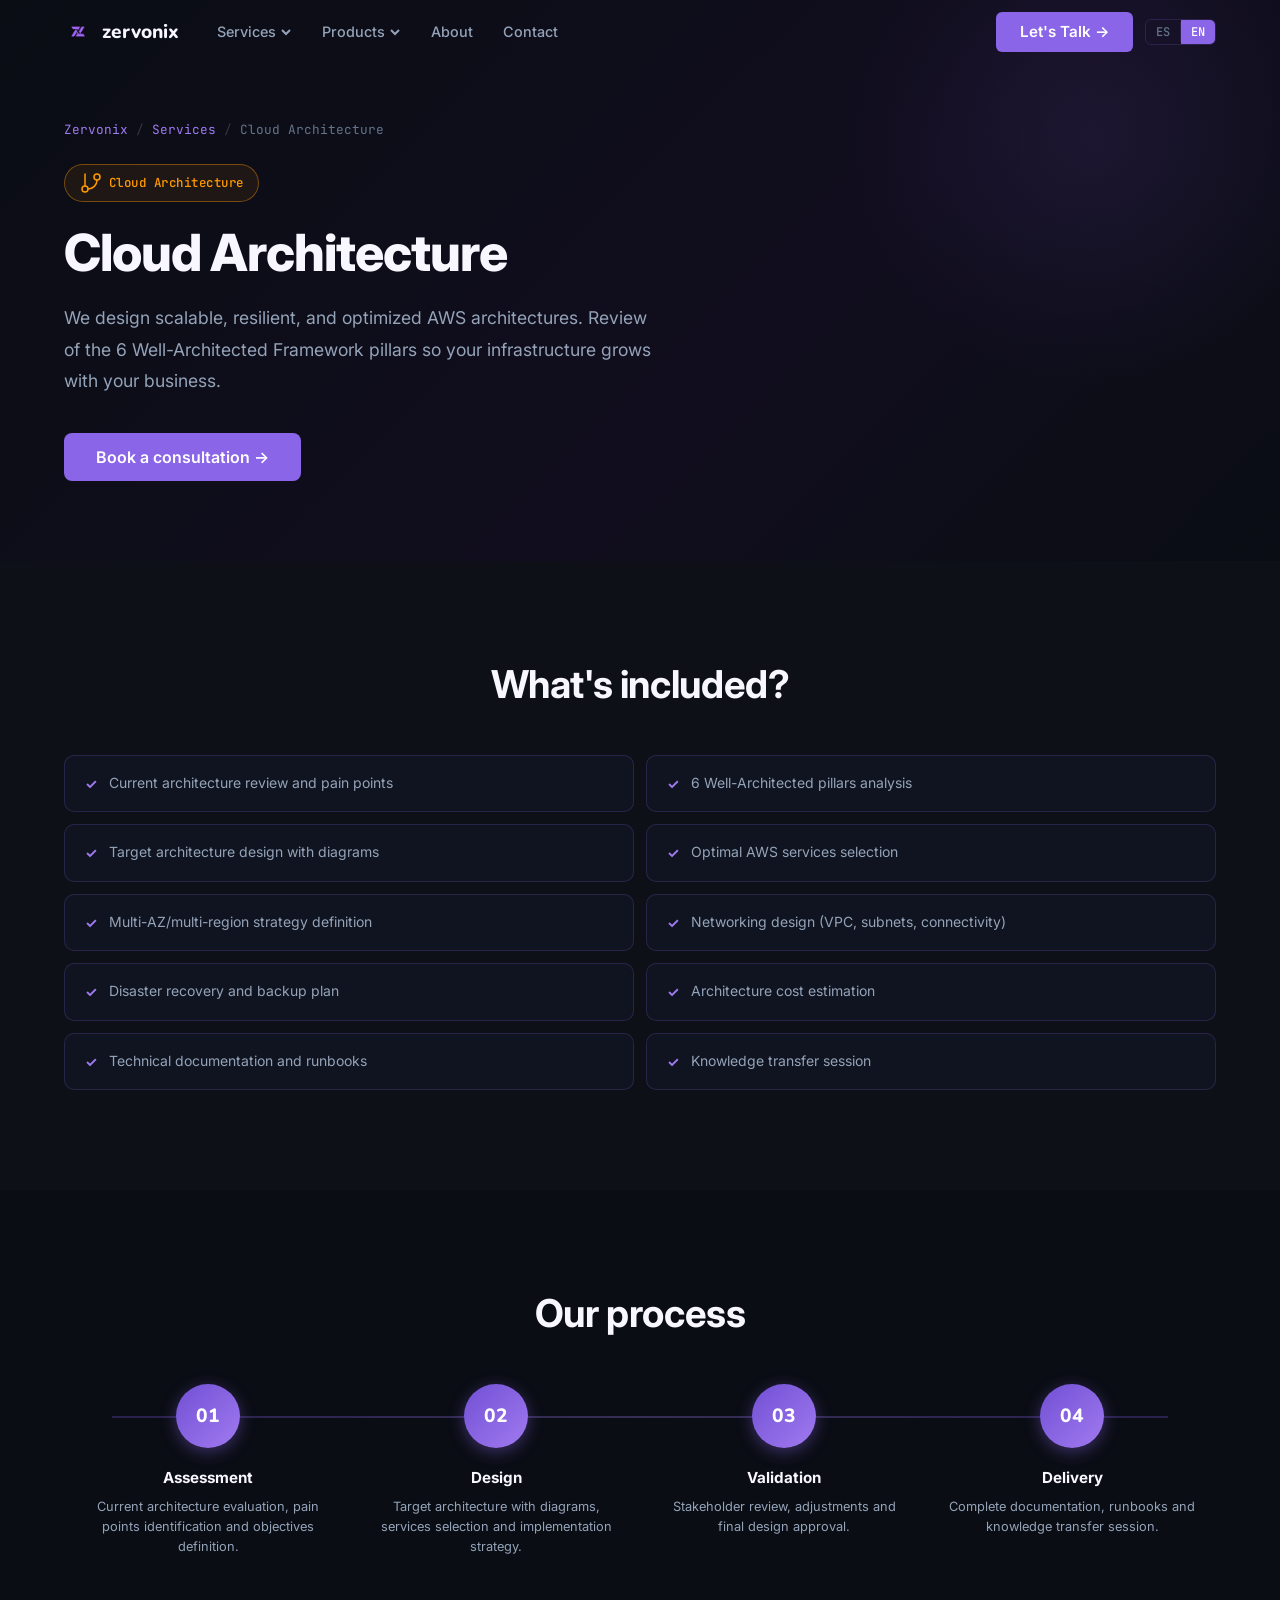
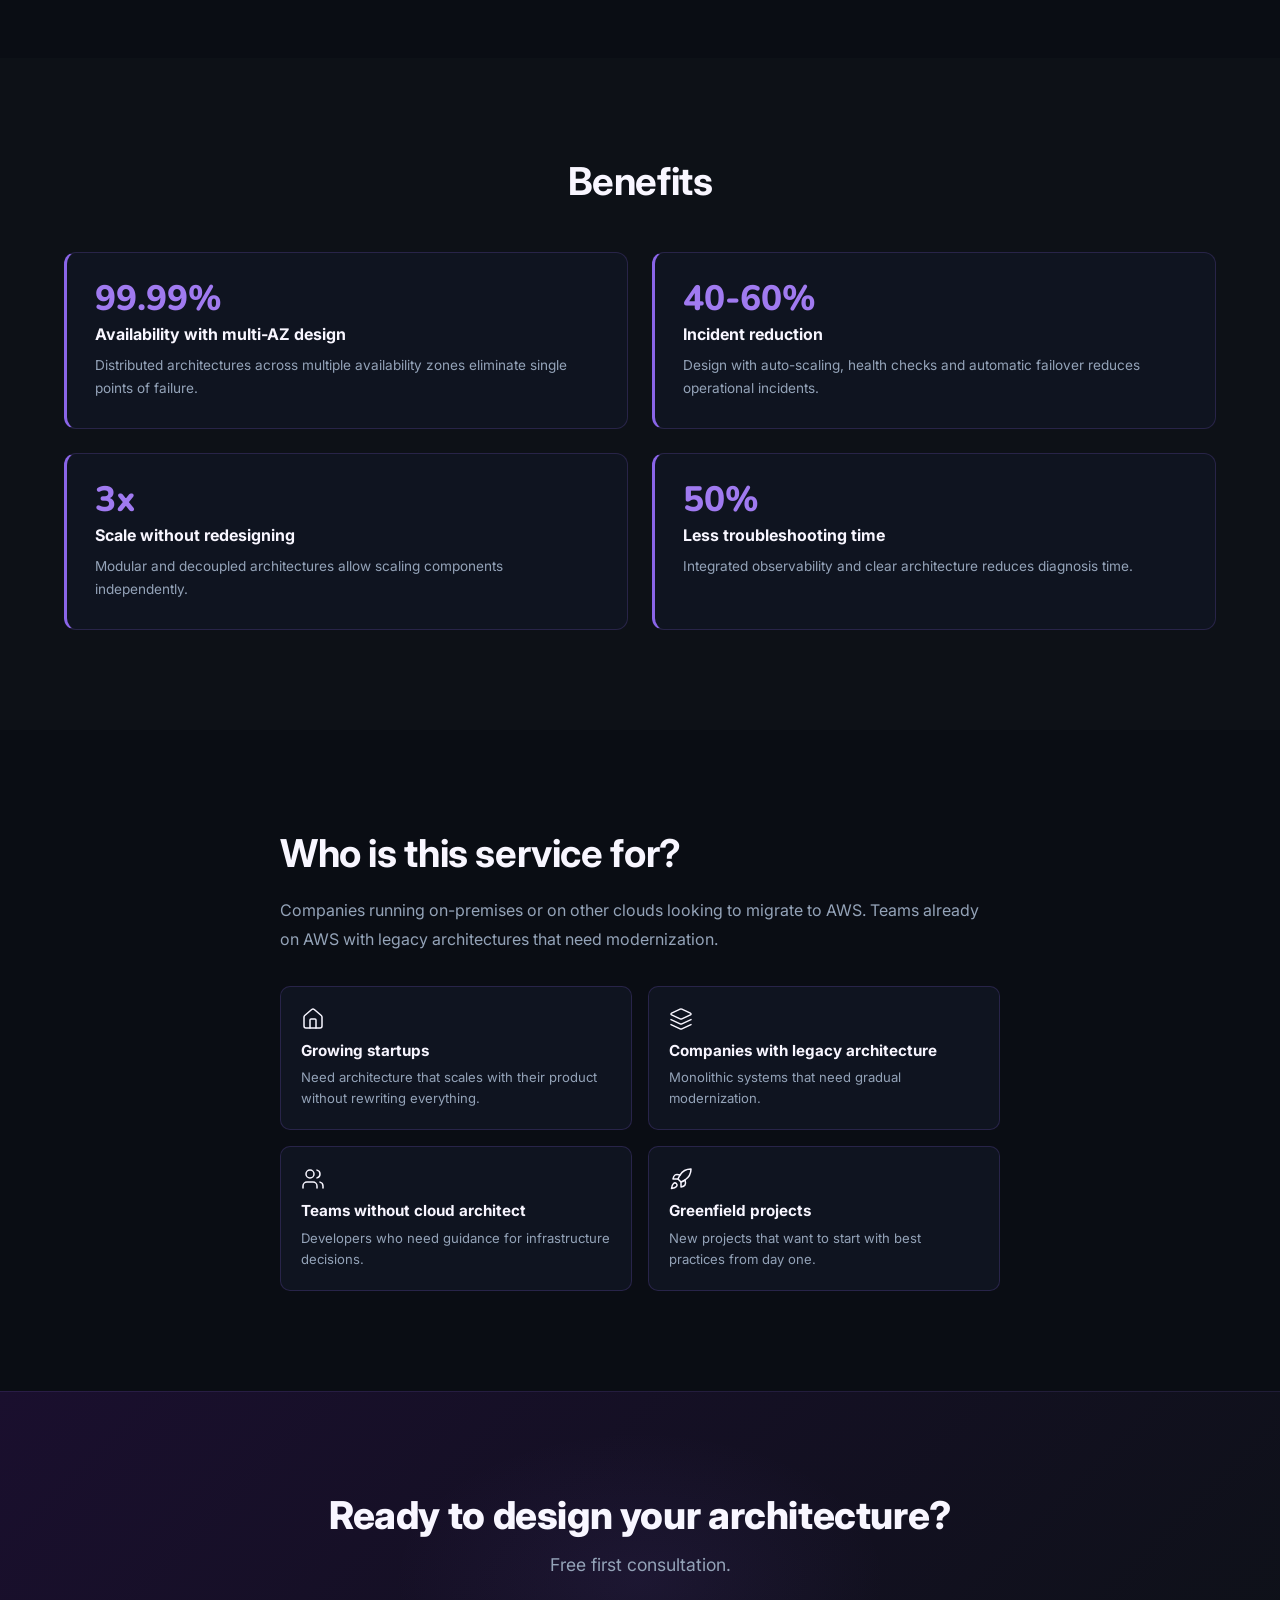
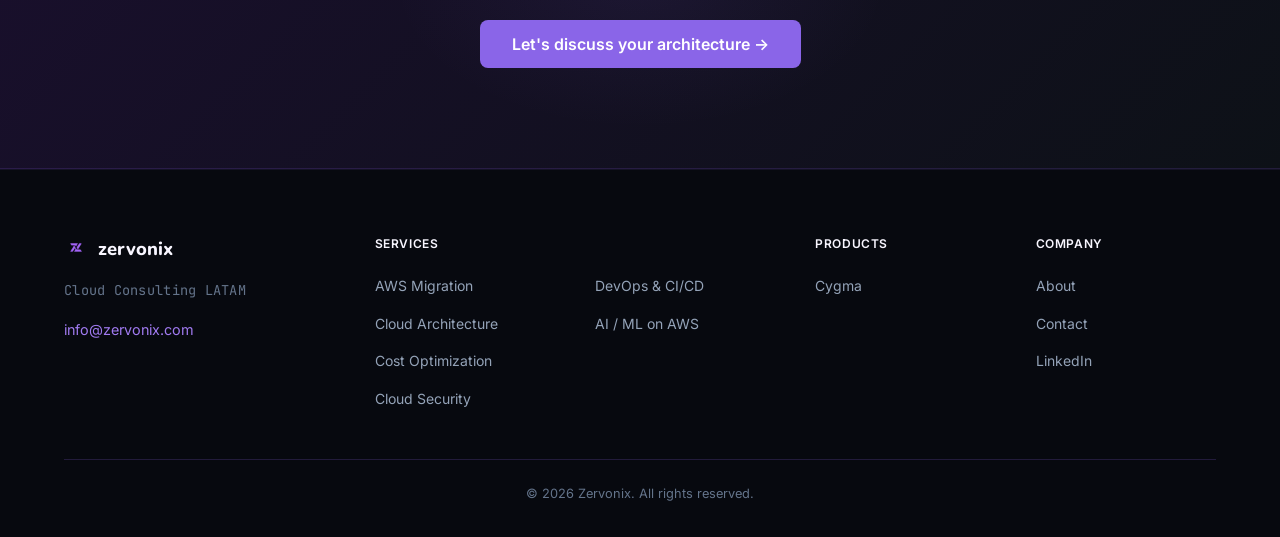
<file: servicios/cloud-architecture.html>
<!DOCTYPE html>
<html lang="es">
<head>
  <meta charset="UTF-8">
  <meta name="viewport" content="width=device-width, initial-scale=1.0">
  <meta name="description" content="Arquitectura Cloud — Zervonix. Diseño de arquitecturas AWS escalables y resilientes con Well-Architected Framework.">
  <title>Arquitectura Cloud — Zervonix Cloud Consulting</title>
  <link rel="icon" href="../assets/logo-icon.png" type="image/png">
  <link rel="preconnect" href="https://fonts.googleapis.com">
  <link rel="preconnect" href="https://fonts.gstatic.com" crossorigin>
  <link href="https://fonts.googleapis.com/css2?family=Inter:wght@400;500;600&family=Nunito:wght@700;800&family=JetBrains+Mono:wght@400;500&display=swap" rel="stylesheet">
  <link rel="stylesheet" href="../css/styles.css">
  <link rel="stylesheet" href="../css/components.css">
</head>
<body>

<!-- ============ NAV ============ -->
<nav class="nav" role="navigation" aria-label="Main navigation">
  <div class="nav__inner">
    <a href="../index.html" class="nav__logo">
      <img src="../assets/logo-mark.png" alt="Zervonix" width="28" height="28">
      <span style="font-family:'Nunito',sans-serif;font-weight:800">zervonix</span>
    </a>
    <ul class="nav__links" role="list">
      <li class="nav__dropdown">
        <button class="nav__link" id="nav-services-btn" aria-expanded="false" aria-haspopup="true">
          <span data-i18n="nav.services">Servicios</span>
          <svg width="12" height="12" viewBox="0 0 12 12" fill="none" stroke="currentColor" stroke-width="2"><polyline points="2,4 6,8 10,4"/></svg>
        </button>
        <div class="nav__dropdown-menu" role="menu">
          <a href="aws-migration.html" class="nav__dropdown-item" role="menuitem" data-i18n="nav.migration">Migración AWS</a>
          <a href="cloud-architecture.html" class="nav__dropdown-item nav__dropdown-item--active" role="menuitem" data-i18n="nav.architecture">Arquitectura Cloud</a>
          <a href="cost-optimization.html" class="nav__dropdown-item" role="menuitem" data-i18n="nav.costs">Optimización de Costos</a>
          <a href="cloud-security.html" class="nav__dropdown-item" role="menuitem" data-i18n="nav.security">Seguridad Cloud</a>
          <a href="devops-cicd.html" class="nav__dropdown-item" role="menuitem" data-i18n="nav.devops">DevOps &amp; CI/CD</a>
          <a href="ai-ml-aws.html" class="nav__dropdown-item" role="menuitem" data-i18n="nav.aiml">AI / ML en AWS</a>
        </div>
      </li>
      <li class="nav__dropdown">
        <button class="nav__link" id="nav-products-btn" aria-expanded="false" aria-haspopup="true">
          <span data-i18n="footer.products_col">Productos</span>
          <svg width="12" height="12" viewBox="0 0 12 12" fill="none" stroke="currentColor" stroke-width="2"><polyline points="2,4 6,8 10,4"/></svg>
        </button>
        <div class="nav__dropdown-menu" role="menu">
          <a href="../productos/cygma.html" class="nav__dropdown-item" role="menuitem">Cygma</a>
        </div>
      </li>
      <li><a href="../nosotros.html" class="nav__link" data-i18n="nav.about">Nosotros</a></li>
      <li><a href="../contacto.html" class="nav__link" data-i18n="nav.contact">Contacto</a></li>
    </ul>
    <div class="nav__actions">
      <a href="../contacto.html" class="btn btn--primary" data-i18n="nav.cta">Hablemos →</a>
      <div class="lang-toggle" role="group" aria-label="Language selector">
        <button class="lang-toggle__btn active" data-lang="es">ES</button>
        <span class="lang-toggle__sep" aria-hidden="true"></span>
        <button class="lang-toggle__btn" data-lang="en">EN</button>
      </div>
    </div>
    <button class="hamburger" id="hamburger" aria-label="Toggle menu" aria-expanded="false">
      <span></span><span></span><span></span>
    </button>
  </div>
</nav>
<div class="mobile-menu" id="mobile-menu">
  <a href="aws-migration.html" class="mobile-menu__link" data-i18n="nav.migration">Migración AWS</a>
  <a href="cloud-architecture.html" class="mobile-menu__link" data-i18n="nav.architecture">Arquitectura Cloud</a>
  <a href="cost-optimization.html" class="mobile-menu__link" data-i18n="nav.costs">Optimización de Costos</a>
  <a href="cloud-security.html" class="mobile-menu__link" data-i18n="nav.security">Seguridad Cloud</a>
  <a href="devops-cicd.html" class="mobile-menu__link" data-i18n="nav.devops">DevOps &amp; CI/CD</a>
  <a href="ai-ml-aws.html" class="mobile-menu__link" data-i18n="nav.aiml">AI / ML en AWS</a>
  <a href="../productos/cygma.html" class="mobile-menu__link">Cygma</a>
  <a href="../nosotros.html" class="mobile-menu__link" data-i18n="nav.about">Nosotros</a>
  <a href="../contacto.html" class="mobile-menu__link" data-i18n="nav.contact">Contacto</a>
  <div class="mobile-menu__actions">
    <a href="../contacto.html" class="btn btn--primary" style="text-align:center" data-i18n="nav.cta">Hablemos →</a>
    <div class="lang-toggle" style="justify-content:center">
      <button class="lang-toggle__btn active" data-lang="es">ES</button>
      <span class="lang-toggle__sep" aria-hidden="true"></span>
      <button class="lang-toggle__btn" data-lang="en">EN</button>
    </div>
  </div>
</div>

<!-- ============ HERO ============ -->
<section class="service-page-hero">
  <div class="container">
    <div class="service-page-hero__content">
      <div class="breadcrumb">
        <a href="../index.html">Zervonix</a>
        <span class="breadcrumb__sep" aria-hidden="true">/</span>
        <a href="../index.html#servicios" data-i18n="nav.services">Servicios</a>
        <span class="breadcrumb__sep" aria-hidden="true">/</span>
        <span data-i18n="nav.architecture">Arquitectura Cloud</span>
      </div>
      <div style="margin-bottom:20px">
        <span class="badge badge--aws">
          <svg xmlns="http://www.w3.org/2000/svg" width="24" height="24" viewBox="0 0 24 24" fill="none" stroke="currentColor" stroke-width="1.5" stroke-linecap="round" stroke-linejoin="round"><line x1="6" x2="6" y1="3" y2="15"/><circle cx="18" cy="6" r="3"/><circle cx="6" cy="18" r="3"/><path d="M18 9a9 9 0 0 1-9 9"/></svg>
          <span data-i18n="nav.architecture">Arquitectura Cloud</span>
        </span>
      </div>
      <h1 style="font-size:clamp(2rem,4vw,3.25rem);font-weight:800;color:var(--color-white);margin-bottom:20px;line-height:1.15" data-i18n="architecture.hero.title">Arquitectura Cloud</h1>
      <p style="font-size:1.1rem;color:var(--color-text-secondary);max-width:600px;line-height:1.8;margin-bottom:36px" data-i18n="architecture.hero.desc">Diseñamos arquitecturas AWS escalables, resilientes y optimizadas. Revisión de los 6 pilares del Well-Architected Framework para que tu infraestructura crezca con tu negocio.</p>
      <a href="../contacto.html" class="btn btn--primary btn--large" data-i18n="architecture.hero.cta">Agenda una consulta →</a>
    </div>
  </div>
</section>

<!-- ============ QUÉ INCLUYE ============ -->
<section class="section section--elevated">
  <div class="container">
    <div class="section__header">
      <h2 class="section__title" data-i18n="migration.includes.title">¿Qué incluye?</h2>
    </div>
    <div class="includes-list">
      <div class="includes-item" data-i18n="architecture.inc.1">Revisión de arquitectura actual y pain points</div>
      <div class="includes-item" data-i18n="architecture.inc.2">Análisis de los 6 pilares Well-Architected</div>
      <div class="includes-item" data-i18n="architecture.inc.3">Diseño de arquitectura target con diagramas</div>
      <div class="includes-item" data-i18n="architecture.inc.4">Selección de servicios AWS óptimos</div>
      <div class="includes-item" data-i18n="architecture.inc.5">Definición de estrategia multi-AZ/multi-región</div>
      <div class="includes-item" data-i18n="architecture.inc.6">Diseño de networking (VPC, subnets, conectividad)</div>
      <div class="includes-item" data-i18n="architecture.inc.7">Plan de disaster recovery y backup</div>
      <div class="includes-item" data-i18n="architecture.inc.8">Estimación de costos de la arquitectura</div>
      <div class="includes-item" data-i18n="architecture.inc.9">Documentación técnica y runbooks</div>
      <div class="includes-item" data-i18n="architecture.inc.10">Sesión de transferencia de conocimiento</div>
    </div>
  </div>
</section>

<!-- ============ PROCESO ============ -->
<section class="section">
  <div class="container">
    <div class="section__header">
      <h2 class="section__title" data-i18n="migration.process.title">Nuestro proceso</h2>
    </div>
    <div class="process-steps">
      <div class="process-step">
        <div class="process-step__num" aria-hidden="true">01</div>
        <h3 class="process-step__title" data-i18n="architecture.step1.title">Diagnóstico</h3>
        <p class="process-step__desc" data-i18n="architecture.step1.desc">Evaluación de arquitectura actual, identificación de pain points y definición de objetivos.</p>
      </div>
      <div class="process-step">
        <div class="process-step__num" aria-hidden="true">02</div>
        <h3 class="process-step__title" data-i18n="architecture.step2.title">Diseño</h3>
        <p class="process-step__desc" data-i18n="architecture.step2.desc">Arquitectura target con diagramas, selección de servicios y estrategia de implementación.</p>
      </div>
      <div class="process-step">
        <div class="process-step__num" aria-hidden="true">03</div>
        <h3 class="process-step__title" data-i18n="architecture.step3.title">Validación</h3>
        <p class="process-step__desc" data-i18n="architecture.step3.desc">Revisión con stakeholders, ajustes y aprobación del diseño final.</p>
      </div>
      <div class="process-step">
        <div class="process-step__num" aria-hidden="true">04</div>
        <h3 class="process-step__title" data-i18n="architecture.step4.title">Entrega</h3>
        <p class="process-step__desc" data-i18n="architecture.step4.desc">Documentación completa, runbooks y sesión de transferencia de conocimiento.</p>
      </div>
    </div>
  </div>
</section>

<!-- ============ BENEFICIOS ============ -->
<section class="section section--elevated">
  <div class="container">
    <div class="section__header">
      <h2 class="section__title" data-i18n="migration.benefits.title">Beneficios</h2>
    </div>
    <div class="benefits-grid">
      <div class="benefit-card">
        <div class="benefit-card__metric">99.99%</div>
        <h3 class="benefit-card__title" data-i18n="architecture.ben1.title">Disponibilidad con diseño multi-AZ</h3>
        <p class="benefit-card__desc" data-i18n="architecture.ben1.desc">Arquitecturas distribuidas en múltiples zonas de disponibilidad eliminan puntos únicos de falla.</p>
      </div>
      <div class="benefit-card">
        <div class="benefit-card__metric">40-60%</div>
        <h3 class="benefit-card__title" data-i18n="architecture.ben2.title">Reducción de incidentes</h3>
        <p class="benefit-card__desc" data-i18n="architecture.ben2.desc">Diseño con auto-scaling, health checks y failover automático reduce incidentes operativos.</p>
      </div>
      <div class="benefit-card">
        <div class="benefit-card__metric">3x</div>
        <h3 class="benefit-card__title" data-i18n="architecture.ben3.title">Capacidad de escalar sin rediseñar</h3>
        <p class="benefit-card__desc" data-i18n="architecture.ben3.desc">Arquitecturas modulares y desacopladas permiten escalar componentes independientemente.</p>
      </div>
      <div class="benefit-card">
        <div class="benefit-card__metric">50%</div>
        <h3 class="benefit-card__title" data-i18n="architecture.ben4.title">Menos tiempo en troubleshooting</h3>
        <p class="benefit-card__desc" data-i18n="architecture.ben4.desc">Observabilidad integrada y arquitectura clara reduce tiempo de diagnóstico.</p>
      </div>
    </div>
  </div>
</section>

<!-- ============ PARA QUIÉN ES ============ -->
<section class="section">
  <div class="container">
    <div style="max-width:720px;margin:0 auto">
      <h2 class="section__title" style="margin-bottom:20px" data-i18n="migration.ideal.title">¿Para quién es este servicio?</h2>
      <p style="font-size:1rem;color:var(--color-text-secondary);line-height:1.8;margin-bottom:32px" data-i18n="migration.ideal.desc">Empresas que corren en data centers propios o en otros clouds que quieren migrar a AWS. Equipos que ya están en AWS con arquitecturas heredadas que necesitan modernización.</p>
      <div style="display:grid;grid-template-columns:1fr 1fr;gap:16px">
        <div style="padding:20px;background:var(--color-bg-card);border:1px solid var(--color-border);border-radius:10px">
          <div style="margin-bottom:10px" aria-hidden="true">
            <svg xmlns="http://www.w3.org/2000/svg" width="24" height="24" viewBox="0 0 24 24" fill="none" stroke="currentColor" stroke-width="1.5" stroke-linecap="round" stroke-linejoin="round"><path d="M15 21v-8a1 1 0 0 0-1-1h-4a1 1 0 0 0-1 1v8"/><path d="M3 10a2 2 0 0 1 .709-1.528l7-5.999a2 2 0 0 1 2.582 0l7 5.999A2 2 0 0 1 21 10v9a2 2 0 0 1-2 2H5a2 2 0 0 1-2-2z"/></svg>
          </div>
          <h3 style="font-size:0.95rem;font-weight:700;color:var(--color-white);margin-bottom:6px" data-i18n="architecture.aud1.title">Startups en crecimiento</h3>
          <p style="font-size:0.82rem;color:var(--color-text-secondary);line-height:1.6" data-i18n="architecture.aud1.desc">Necesitan arquitectura que escale con su producto sin reescribir todo.</p>
        </div>
        <div style="padding:20px;background:var(--color-bg-card);border:1px solid var(--color-border);border-radius:10px">
          <div style="margin-bottom:10px" aria-hidden="true">
            <svg xmlns="http://www.w3.org/2000/svg" width="24" height="24" viewBox="0 0 24 24" fill="none" stroke="currentColor" stroke-width="1.5" stroke-linecap="round" stroke-linejoin="round"><path d="m12.83 2.18a2 2 0 0 0-1.66 0L2.6 6.08a1 1 0 0 0 0 1.83l8.58 3.91a2 2 0 0 0 1.66 0l8.58-3.9a1 1 0 0 0 0-1.83Z"/><path d="m22 17.65-9.17 4.16a2 2 0 0 1-1.66 0L2 17.65"/><path d="m22 12.65-9.17 4.16a2 2 0 0 1-1.66 0L2 12.65"/></svg>
          </div>
          <h3 style="font-size:0.95rem;font-weight:700;color:var(--color-white);margin-bottom:6px" data-i18n="architecture.aud2.title">Empresas con arquitectura legacy</h3>
          <p style="font-size:0.82rem;color:var(--color-text-secondary);line-height:1.6" data-i18n="architecture.aud2.desc">Sistemas monolíticos que necesitan modernización gradual.</p>
        </div>
        <div style="padding:20px;background:var(--color-bg-card);border:1px solid var(--color-border);border-radius:10px">
          <div style="margin-bottom:10px" aria-hidden="true">
            <svg xmlns="http://www.w3.org/2000/svg" width="24" height="24" viewBox="0 0 24 24" fill="none" stroke="currentColor" stroke-width="1.5" stroke-linecap="round" stroke-linejoin="round"><path d="M16 21v-2a4 4 0 0 0-4-4H6a4 4 0 0 0-4 4v2"/><circle cx="9" cy="7" r="4"/><path d="M22 21v-2a4 4 0 0 0-3-3.87"/><path d="M16 3.13a4 4 0 0 1 0 7.75"/></svg>
          </div>
          <h3 style="font-size:0.95rem;font-weight:700;color:var(--color-white);margin-bottom:6px" data-i18n="architecture.aud3.title">Equipos sin arquitecto cloud</h3>
          <p style="font-size:0.82rem;color:var(--color-text-secondary);line-height:1.6" data-i18n="architecture.aud3.desc">Desarrolladores que necesitan guía para decisiones de infraestructura.</p>
        </div>
        <div style="padding:20px;background:var(--color-bg-card);border:1px solid var(--color-border);border-radius:10px">
          <div style="margin-bottom:10px" aria-hidden="true">
            <svg xmlns="http://www.w3.org/2000/svg" width="24" height="24" viewBox="0 0 24 24" fill="none" stroke="currentColor" stroke-width="1.5" stroke-linecap="round" stroke-linejoin="round"><path d="M4.5 16.5c-1.5 1.26-2 5-2 5s3.74-.5 5-2c.71-.84.7-2.13-.09-2.91a2.18 2.18 0 0 0-2.91-.09z"/><path d="m12 15-3-3a22 22 0 0 1 2-3.95A12.88 12.88 0 0 1 22 2c0 2.72-.78 7.5-6 11a22.35 22.35 0 0 1-4 2z"/><path d="M9 12H4s.55-3.03 2-4c1.62-1.08 5 0 5 0"/><path d="M12 15v5s3.03-.55 4-2c1.08-1.62 0-5 0-5"/></svg>
          </div>
          <h3 style="font-size:0.95rem;font-weight:700;color:var(--color-white);margin-bottom:6px" data-i18n="architecture.aud4.title">Proyectos greenfield</h3>
          <p style="font-size:0.82rem;color:var(--color-text-secondary);line-height:1.6" data-i18n="architecture.aud4.desc">Nuevos proyectos que quieren empezar con las mejores prácticas desde día uno.</p>
        </div>
      </div>
    </div>
  </div>
</section>

<!-- ============ CTA ============ -->
<section class="cta-final">
  <div class="container">
    <h2 class="cta-final__title" data-i18n="architecture.cta.title">¿Listo para diseñar tu arquitectura?</h2>
    <p class="cta-final__subtitle" data-i18n="cta.subtitle">Hablemos de tu proyecto. Primera consulta sin costo.</p>
    <a href="../contacto.html" class="btn btn--primary btn--large" data-i18n="architecture.cta.btn">Hablemos de tu arquitectura →</a>
  </div>
</section>

<!-- ============ FOOTER ============ -->
<footer class="footer">
  <div class="container">
    <div class="footer__inner">
      <div class="footer__brand">
        <a href="../index.html" class="footer__brand-logo">
          <img src="../assets/logo-mark.png" alt="Zervonix" width="24" height="24">
          <span>zervonix</span>
        </a>
        <p class="footer__tagline" data-i18n="footer.tagline">Cloud Consulting LATAM</p>
        <a href="mailto:info@zervonix.com" class="footer__email">info@zervonix.com</a>
      </div>
      <div class="footer__col">
        <div class="footer__col-title" data-i18n="footer.services_col">Servicios</div>
        <ul class="footer__links">
          <li><a href="aws-migration.html" class="footer__link" data-i18n="nav.migration">Migración AWS</a></li>
          <li><a href="cloud-architecture.html" class="footer__link" data-i18n="nav.architecture">Arquitectura Cloud</a></li>
          <li><a href="cost-optimization.html" class="footer__link" data-i18n="nav.costs">Optimización de Costos</a></li>
          <li><a href="cloud-security.html" class="footer__link" data-i18n="nav.security">Seguridad Cloud</a></li>
        </ul>
      </div>
      <div class="footer__col">
        <div class="footer__col-title">&nbsp;</div>
        <ul class="footer__links">
          <li><a href="devops-cicd.html" class="footer__link" data-i18n="nav.devops">DevOps &amp; CI/CD</a></li>
          <li><a href="ai-ml-aws.html" class="footer__link" data-i18n="nav.aiml">AI / ML en AWS</a></li>
        </ul>
      </div>
      <div class="footer__col">
        <div class="footer__col-title" data-i18n="footer.products_col">Productos</div>
        <ul class="footer__links">
          <li><a href="../productos/cygma.html" class="footer__link">Cygma</a></li>
        </ul>
      </div>
      <div class="footer__col">
        <div class="footer__col-title" data-i18n="footer.company_col">Compañía</div>
        <ul class="footer__links">
          <li><a href="../nosotros.html" class="footer__link" data-i18n="footer.about">Nosotros</a></li>
          <li><a href="../contacto.html" class="footer__link" data-i18n="footer.contact">Contacto</a></li>
          <li><a href="https://linkedin.com/company/zervonix" class="footer__link" target="_blank" rel="noopener noreferrer">LinkedIn</a></li>
        </ul>
      </div>
    </div>
    <div class="footer__bottom">
      <span class="footer__copyright" data-i18n="footer.copyright">© 2026 Zervonix. Todos los derechos reservados.</span>
    </div>
  </div>
</footer>

<script src="../js/main.js"></script>
</body>
</html>
</file>
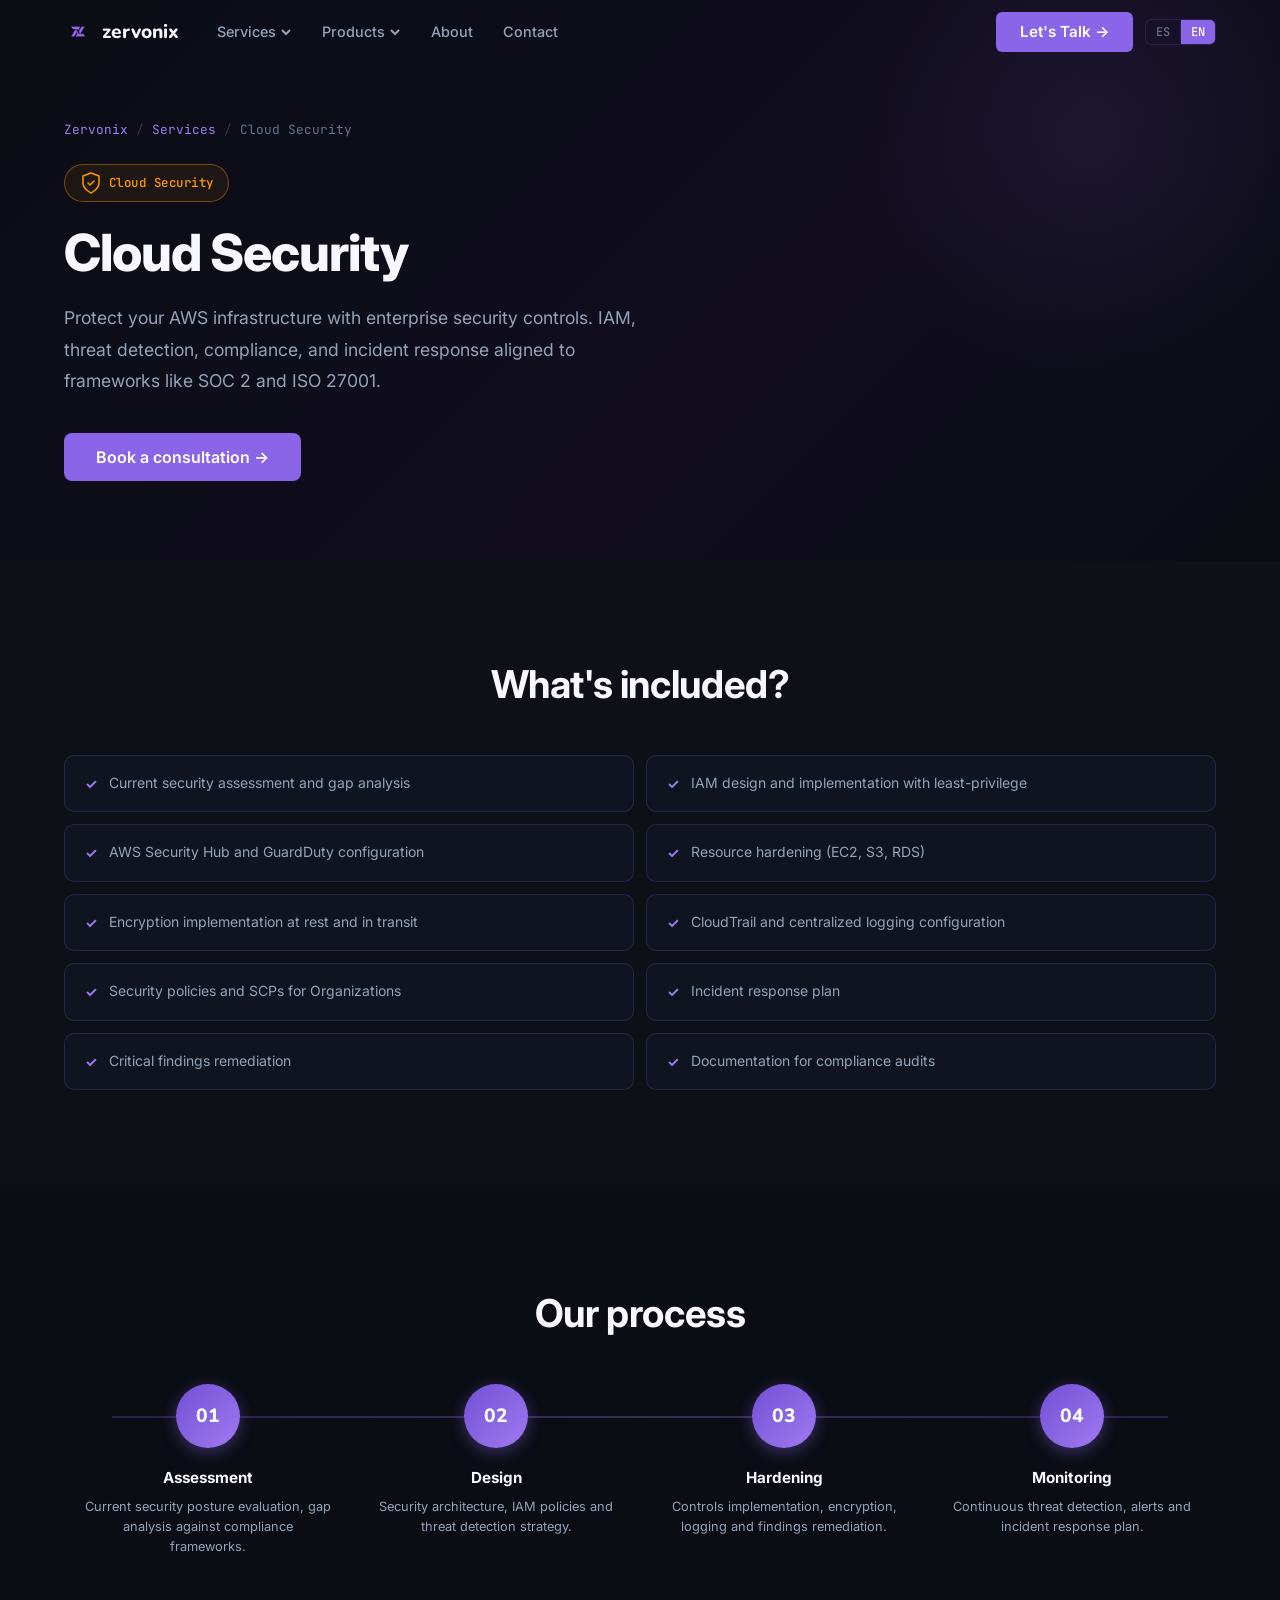
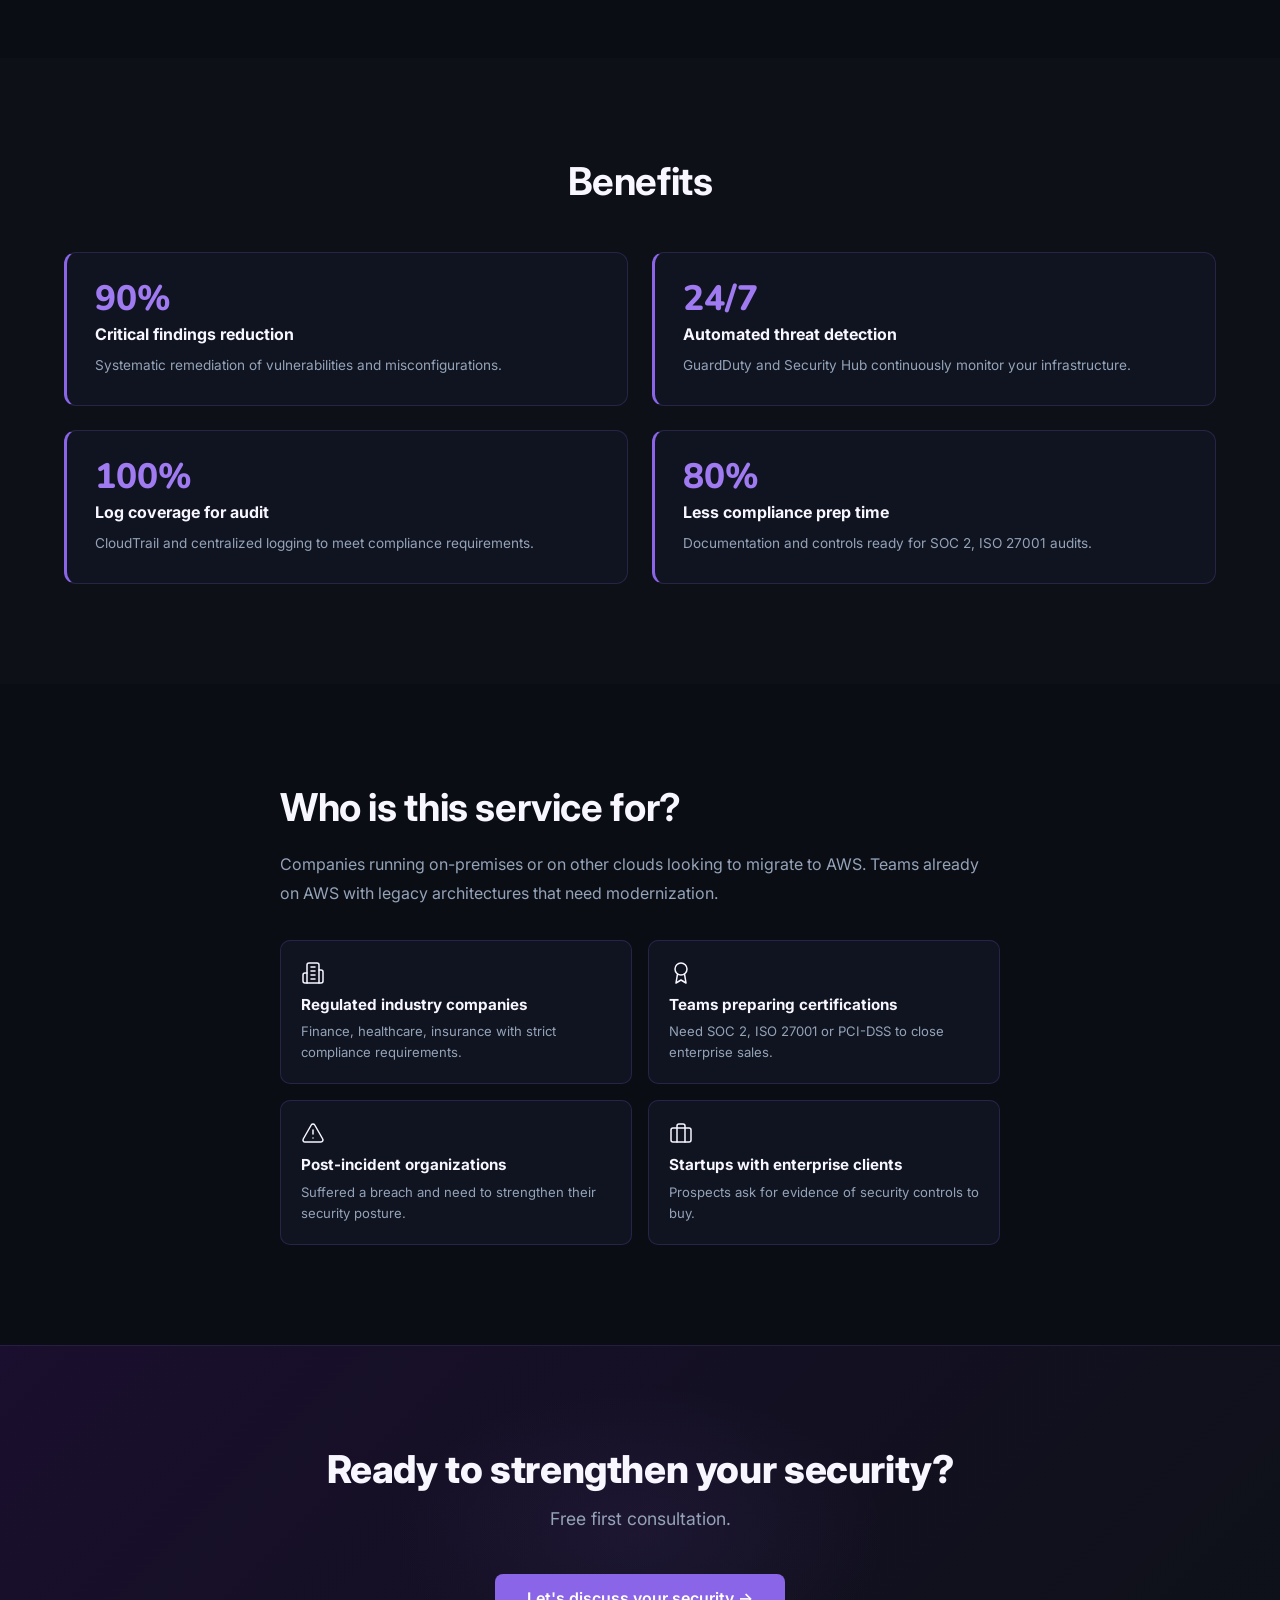
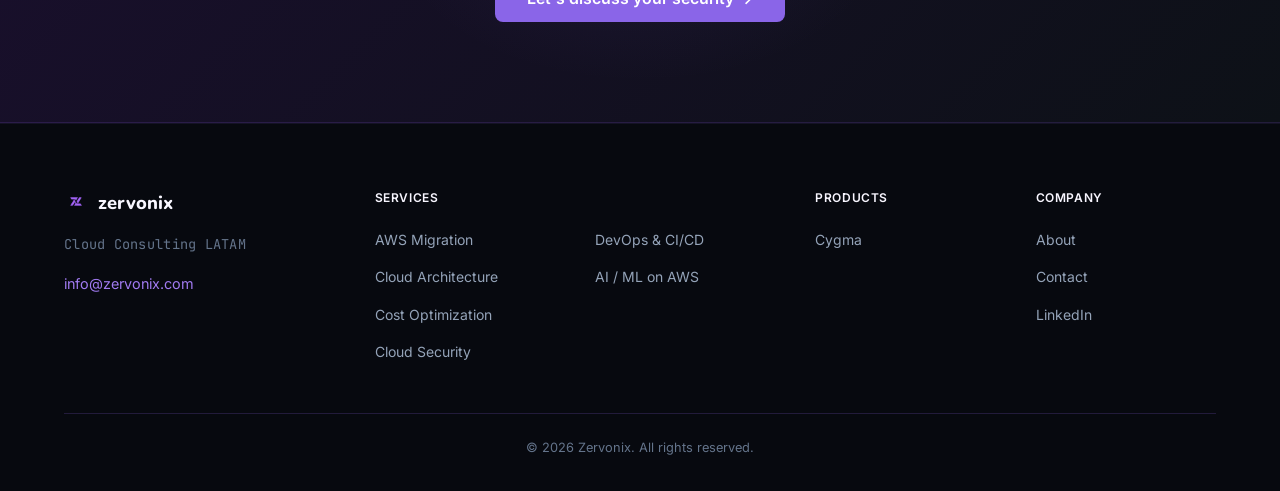
<file: servicios/cloud-security.html>
<!DOCTYPE html>
<html lang="es">
<head>
  <meta charset="UTF-8">
  <meta name="viewport" content="width=device-width, initial-scale=1.0">
  <meta name="description" content="Seguridad Cloud AWS — Zervonix. IAM, detección de amenazas, compliance y respuesta a incidentes para proteger tu infraestructura.">
  <title>Seguridad Cloud — Zervonix Cloud Consulting</title>
  <link rel="icon" href="../assets/logo-icon.png" type="image/png">
  <link rel="preconnect" href="https://fonts.googleapis.com">
  <link rel="preconnect" href="https://fonts.gstatic.com" crossorigin>
  <link href="https://fonts.googleapis.com/css2?family=Inter:wght@400;500;600&family=Nunito:wght@700;800&family=JetBrains+Mono:wght@400;500&display=swap" rel="stylesheet">
  <link rel="stylesheet" href="../css/styles.css">
  <link rel="stylesheet" href="../css/components.css">
</head>
<body>

<!-- ============ NAV ============ -->
<nav class="nav" role="navigation" aria-label="Main navigation">
  <div class="nav__inner">
    <a href="../index.html" class="nav__logo">
      <img src="../assets/logo-mark.png" alt="Zervonix" width="28" height="28">
      <span style="font-family:'Nunito',sans-serif;font-weight:800">zervonix</span>
    </a>
    <ul class="nav__links" role="list">
      <li class="nav__dropdown">
        <button class="nav__link" id="nav-services-btn" aria-expanded="false" aria-haspopup="true">
          <span data-i18n="nav.services">Servicios</span>
          <svg width="12" height="12" viewBox="0 0 12 12" fill="none" stroke="currentColor" stroke-width="2"><polyline points="2,4 6,8 10,4"/></svg>
        </button>
        <div class="nav__dropdown-menu" role="menu">
          <a href="aws-migration.html" class="nav__dropdown-item" role="menuitem" data-i18n="nav.migration">Migración AWS</a>
          <a href="cloud-architecture.html" class="nav__dropdown-item" role="menuitem" data-i18n="nav.architecture">Arquitectura Cloud</a>
          <a href="cost-optimization.html" class="nav__dropdown-item" role="menuitem" data-i18n="nav.costs">Optimización de Costos</a>
          <a href="cloud-security.html" class="nav__dropdown-item nav__dropdown-item--active" role="menuitem" data-i18n="nav.security">Seguridad Cloud</a>
          <a href="devops-cicd.html" class="nav__dropdown-item" role="menuitem" data-i18n="nav.devops">DevOps &amp; CI/CD</a>
          <a href="ai-ml-aws.html" class="nav__dropdown-item" role="menuitem" data-i18n="nav.aiml">AI / ML en AWS</a>
        </div>
      </li>
      <li class="nav__dropdown">
        <button class="nav__link" id="nav-products-btn" aria-expanded="false" aria-haspopup="true">
          <span data-i18n="footer.products_col">Productos</span>
          <svg width="12" height="12" viewBox="0 0 12 12" fill="none" stroke="currentColor" stroke-width="2"><polyline points="2,4 6,8 10,4"/></svg>
        </button>
        <div class="nav__dropdown-menu" role="menu">
          <a href="../productos/cygma.html" class="nav__dropdown-item" role="menuitem">Cygma</a>
        </div>
      </li>
      <li><a href="../nosotros.html" class="nav__link" data-i18n="nav.about">Nosotros</a></li>
      <li><a href="../contacto.html" class="nav__link" data-i18n="nav.contact">Contacto</a></li>
    </ul>
    <div class="nav__actions">
      <a href="../contacto.html" class="btn btn--primary" data-i18n="nav.cta">Hablemos →</a>
      <div class="lang-toggle" role="group" aria-label="Language selector">
        <button class="lang-toggle__btn active" data-lang="es">ES</button>
        <span class="lang-toggle__sep" aria-hidden="true"></span>
        <button class="lang-toggle__btn" data-lang="en">EN</button>
      </div>
    </div>
    <button class="hamburger" id="hamburger" aria-label="Toggle menu" aria-expanded="false">
      <span></span><span></span><span></span>
    </button>
  </div>
</nav>
<div class="mobile-menu" id="mobile-menu">
  <a href="aws-migration.html" class="mobile-menu__link" data-i18n="nav.migration">Migración AWS</a>
  <a href="cloud-architecture.html" class="mobile-menu__link" data-i18n="nav.architecture">Arquitectura Cloud</a>
  <a href="cost-optimization.html" class="mobile-menu__link" data-i18n="nav.costs">Optimización de Costos</a>
  <a href="cloud-security.html" class="mobile-menu__link" data-i18n="nav.security">Seguridad Cloud</a>
  <a href="devops-cicd.html" class="mobile-menu__link" data-i18n="nav.devops">DevOps &amp; CI/CD</a>
  <a href="ai-ml-aws.html" class="mobile-menu__link" data-i18n="nav.aiml">AI / ML en AWS</a>
  <a href="../productos/cygma.html" class="mobile-menu__link">Cygma</a>
  <a href="../nosotros.html" class="mobile-menu__link" data-i18n="nav.about">Nosotros</a>
  <a href="../contacto.html" class="mobile-menu__link" data-i18n="nav.contact">Contacto</a>
  <div class="mobile-menu__actions">
    <a href="../contacto.html" class="btn btn--primary" style="text-align:center" data-i18n="nav.cta">Hablemos →</a>
    <div class="lang-toggle" style="justify-content:center">
      <button class="lang-toggle__btn active" data-lang="es">ES</button>
      <span class="lang-toggle__sep" aria-hidden="true"></span>
      <button class="lang-toggle__btn" data-lang="en">EN</button>
    </div>
  </div>
</div>

<!-- ============ HERO ============ -->
<section class="service-page-hero">
  <div class="container">
    <div class="service-page-hero__content">
      <div class="breadcrumb">
        <a href="../index.html">Zervonix</a>
        <span class="breadcrumb__sep" aria-hidden="true">/</span>
        <a href="../index.html#servicios" data-i18n="nav.services">Servicios</a>
        <span class="breadcrumb__sep" aria-hidden="true">/</span>
        <span data-i18n="nav.security">Seguridad Cloud</span>
      </div>
      <div style="margin-bottom:20px">
        <span class="badge badge--aws">
          <svg xmlns="http://www.w3.org/2000/svg" width="24" height="24" viewBox="0 0 24 24" fill="none" stroke="currentColor" stroke-width="1.5" stroke-linecap="round" stroke-linejoin="round"><path d="M12 22s8-4 8-10V5l-8-3-8 3v7c0 6 8 10 8 10"/><path d="m9 12 2 2 4-4"/></svg>
          <span data-i18n="nav.security">Seguridad Cloud</span>
        </span>
      </div>
      <h1 style="font-size:clamp(2rem,4vw,3.25rem);font-weight:800;color:var(--color-white);margin-bottom:20px;line-height:1.15" data-i18n="security.hero.title">Seguridad Cloud</h1>
      <p style="font-size:1.1rem;color:var(--color-text-secondary);max-width:600px;line-height:1.8;margin-bottom:36px" data-i18n="security.hero.desc">Protege tu infraestructura AWS con controles de seguridad enterprise. IAM, detección de amenazas, compliance y respuesta a incidentes alineados a frameworks como SOC 2 e ISO 27001.</p>
      <a href="../contacto.html" class="btn btn--primary btn--large" data-i18n="security.hero.cta">Agenda una consulta →</a>
    </div>
  </div>
</section>

<!-- ============ QUÉ INCLUYE ============ -->
<section class="section section--elevated">
  <div class="container">
    <div class="section__header">
      <h2 class="section__title" data-i18n="migration.includes.title">¿Qué incluye?</h2>
    </div>
    <div class="includes-list">
      <div class="includes-item" data-i18n="security.inc.1">Assessment de seguridad actual y gap analysis</div>
      <div class="includes-item" data-i18n="security.inc.2">Diseño e implementación de IAM con least-privilege</div>
      <div class="includes-item" data-i18n="security.inc.3">Configuración de AWS Security Hub y GuardDuty</div>
      <div class="includes-item" data-i18n="security.inc.4">Hardening de recursos (EC2, S3, RDS)</div>
      <div class="includes-item" data-i18n="security.inc.5">Implementación de cifrado en reposo y tránsito</div>
      <div class="includes-item" data-i18n="security.inc.6">Configuración de CloudTrail y logging centralizado</div>
      <div class="includes-item" data-i18n="security.inc.7">Políticas de seguridad y SCPs para Organizations</div>
      <div class="includes-item" data-i18n="security.inc.8">Plan de respuesta a incidentes</div>
      <div class="includes-item" data-i18n="security.inc.9">Remediación de hallazgos críticos</div>
      <div class="includes-item" data-i18n="security.inc.10">Documentación para auditorías de compliance</div>
    </div>
  </div>
</section>

<!-- ============ PROCESO ============ -->
<section class="section">
  <div class="container">
    <div class="section__header">
      <h2 class="section__title" data-i18n="migration.process.title">Nuestro proceso</h2>
    </div>
    <div class="process-steps">
      <div class="process-step">
        <div class="process-step__num" aria-hidden="true">01</div>
        <h3 class="process-step__title" data-i18n="security.step1.title">Assessment</h3>
        <p class="process-step__desc" data-i18n="security.step1.desc">Evaluación de postura de seguridad actual, gap analysis contra frameworks de compliance.</p>
      </div>
      <div class="process-step">
        <div class="process-step__num" aria-hidden="true">02</div>
        <h3 class="process-step__title" data-i18n="security.step2.title">Diseño</h3>
        <p class="process-step__desc" data-i18n="security.step2.desc">Arquitectura de seguridad, políticas IAM y estrategia de detección de amenazas.</p>
      </div>
      <div class="process-step">
        <div class="process-step__num" aria-hidden="true">03</div>
        <h3 class="process-step__title" data-i18n="security.step3.title">Hardening</h3>
        <p class="process-step__desc" data-i18n="security.step3.desc">Implementación de controles, cifrado, logging y remediación de hallazgos.</p>
      </div>
      <div class="process-step">
        <div class="process-step__num" aria-hidden="true">04</div>
        <h3 class="process-step__title" data-i18n="security.step4.title">Monitoreo</h3>
        <p class="process-step__desc" data-i18n="security.step4.desc">Detección continua de amenazas, alertas y plan de respuesta a incidentes.</p>
      </div>
    </div>
  </div>
</section>

<!-- ============ BENEFICIOS ============ -->
<section class="section section--elevated">
  <div class="container">
    <div class="section__header">
      <h2 class="section__title" data-i18n="migration.benefits.title">Beneficios</h2>
    </div>
    <div class="benefits-grid">
      <div class="benefit-card">
        <div class="benefit-card__metric">90%</div>
        <h3 class="benefit-card__title" data-i18n="security.ben1.title">Reducción de hallazgos críticos</h3>
        <p class="benefit-card__desc" data-i18n="security.ben1.desc">Remediación sistemática de vulnerabilidades y misconfigurations.</p>
      </div>
      <div class="benefit-card">
        <div class="benefit-card__metric">24/7</div>
        <h3 class="benefit-card__title" data-i18n="security.ben2.title">Detección automatizada de amenazas</h3>
        <p class="benefit-card__desc" data-i18n="security.ben2.desc">GuardDuty y Security Hub monitorean continuamente tu infraestructura.</p>
      </div>
      <div class="benefit-card">
        <div class="benefit-card__metric">100%</div>
        <h3 class="benefit-card__title" data-i18n="security.ben3.title">Cobertura de logs para auditoría</h3>
        <p class="benefit-card__desc" data-i18n="security.ben3.desc">CloudTrail y logging centralizado para cumplir requisitos de compliance.</p>
      </div>
      <div class="benefit-card">
        <div class="benefit-card__metric">80%</div>
        <h3 class="benefit-card__title" data-i18n="security.ben4.title">Menos tiempo en preparación de compliance</h3>
        <p class="benefit-card__desc" data-i18n="security.ben4.desc">Documentación y controles listos para auditorías SOC 2, ISO 27001.</p>
      </div>
    </div>
  </div>
</section>

<!-- ============ PARA QUIÉN ES ============ -->
<section class="section">
  <div class="container">
    <div style="max-width:720px;margin:0 auto">
      <h2 class="section__title" style="margin-bottom:20px" data-i18n="migration.ideal.title">¿Para quién es este servicio?</h2>
      <p style="font-size:1rem;color:var(--color-text-secondary);line-height:1.8;margin-bottom:32px" data-i18n="migration.ideal.desc">Empresas que corren en data centers propios o en otros clouds que quieren migrar a AWS. Equipos que ya están en AWS con arquitecturas heredadas que necesitan modernización.</p>
      <div style="display:grid;grid-template-columns:1fr 1fr;gap:16px">
        <div style="padding:20px;background:var(--color-bg-card);border:1px solid var(--color-border);border-radius:10px">
          <div style="margin-bottom:10px" aria-hidden="true">
            <svg xmlns="http://www.w3.org/2000/svg" width="24" height="24" viewBox="0 0 24 24" fill="none" stroke="currentColor" stroke-width="1.5" stroke-linecap="round" stroke-linejoin="round"><path d="M6 22V4a2 2 0 0 1 2-2h8a2 2 0 0 1 2 2v18Z"/><path d="M6 12H4a2 2 0 0 0-2 2v6a2 2 0 0 0 2 2h2"/><path d="M18 9h2a2 2 0 0 1 2 2v9a2 2 0 0 1-2 2h-2"/><path d="M10 6h4"/><path d="M10 10h4"/><path d="M10 14h4"/><path d="M10 18h4"/></svg>
          </div>
          <h3 style="font-size:0.95rem;font-weight:700;color:var(--color-white);margin-bottom:6px" data-i18n="security.aud1.title">Empresas en industrias reguladas</h3>
          <p style="font-size:0.82rem;color:var(--color-text-secondary);line-height:1.6" data-i18n="security.aud1.desc">Finanzas, salud, seguros con requisitos estrictos de compliance.</p>
        </div>
        <div style="padding:20px;background:var(--color-bg-card);border:1px solid var(--color-border);border-radius:10px">
          <div style="margin-bottom:10px" aria-hidden="true">
            <svg xmlns="http://www.w3.org/2000/svg" width="24" height="24" viewBox="0 0 24 24" fill="none" stroke="currentColor" stroke-width="1.5" stroke-linecap="round" stroke-linejoin="round"><circle cx="12" cy="8" r="6"/><path d="M15.477 12.89 17 22l-5-3-5 3 1.523-9.11"/></svg>
          </div>
          <h3 style="font-size:0.95rem;font-weight:700;color:var(--color-white);margin-bottom:6px" data-i18n="security.aud2.title">Equipos preparando certificaciones</h3>
          <p style="font-size:0.82rem;color:var(--color-text-secondary);line-height:1.6" data-i18n="security.aud2.desc">Necesitan SOC 2, ISO 27001 o PCI-DSS para cerrar ventas enterprise.</p>
        </div>
        <div style="padding:20px;background:var(--color-bg-card);border:1px solid var(--color-border);border-radius:10px">
          <div style="margin-bottom:10px" aria-hidden="true">
            <svg xmlns="http://www.w3.org/2000/svg" width="24" height="24" viewBox="0 0 24 24" fill="none" stroke="currentColor" stroke-width="1.5" stroke-linecap="round" stroke-linejoin="round"><path d="m21.73 18-8-14a2 2 0 0 0-3.48 0l-8 14A2 2 0 0 0 4 21h16a2 2 0 0 0 1.73-3Z"/><path d="M12 9v4"/><path d="M12 17h.01"/></svg>
          </div>
          <h3 style="font-size:0.95rem;font-weight:700;color:var(--color-white);margin-bottom:6px" data-i18n="security.aud3.title">Organizaciones post-incidente</h3>
          <p style="font-size:0.82rem;color:var(--color-text-secondary);line-height:1.6" data-i18n="security.aud3.desc">Sufrieron un breach y necesitan fortalecer su postura de seguridad.</p>
        </div>
        <div style="padding:20px;background:var(--color-bg-card);border:1px solid var(--color-border);border-radius:10px">
          <div style="margin-bottom:10px" aria-hidden="true">
            <svg xmlns="http://www.w3.org/2000/svg" width="24" height="24" viewBox="0 0 24 24" fill="none" stroke="currentColor" stroke-width="1.5" stroke-linecap="round" stroke-linejoin="round"><rect width="20" height="14" x="2" y="7" rx="2" ry="2"/><path d="M16 21V5a2 2 0 0 0-2-2h-4a2 2 0 0 0-2 2v16"/></svg>
          </div>
          <h3 style="font-size:0.95rem;font-weight:700;color:var(--color-white);margin-bottom:6px" data-i18n="security.aud4.title">Startups con clientes enterprise</h3>
          <p style="font-size:0.82rem;color:var(--color-text-secondary);line-height:1.6" data-i18n="security.aud4.desc">Prospects piden evidencia de controles de seguridad para comprar.</p>
        </div>
      </div>
    </div>
  </div>
</section>

<!-- ============ CTA ============ -->
<section class="cta-final">
  <div class="container">
    <h2 class="cta-final__title" data-i18n="security.cta.title">¿Listo para fortalecer tu seguridad?</h2>
    <p class="cta-final__subtitle" data-i18n="cta.subtitle">Hablemos de tu proyecto. Primera consulta sin costo.</p>
    <a href="../contacto.html" class="btn btn--primary btn--large" data-i18n="security.cta.btn">Hablemos de tu seguridad →</a>
  </div>
</section>

<!-- ============ FOOTER ============ -->
<footer class="footer">
  <div class="container">
    <div class="footer__inner">
      <div class="footer__brand">
        <a href="../index.html" class="footer__brand-logo">
          <img src="../assets/logo-mark.png" alt="Zervonix" width="24" height="24">
          <span>zervonix</span>
        </a>
        <p class="footer__tagline" data-i18n="footer.tagline">Cloud Consulting LATAM</p>
        <a href="mailto:info@zervonix.com" class="footer__email">info@zervonix.com</a>
      </div>
      <div class="footer__col">
        <div class="footer__col-title" data-i18n="footer.services_col">Servicios</div>
        <ul class="footer__links">
          <li><a href="aws-migration.html" class="footer__link" data-i18n="nav.migration">Migración AWS</a></li>
          <li><a href="cloud-architecture.html" class="footer__link" data-i18n="nav.architecture">Arquitectura Cloud</a></li>
          <li><a href="cost-optimization.html" class="footer__link" data-i18n="nav.costs">Optimización de Costos</a></li>
          <li><a href="cloud-security.html" class="footer__link" data-i18n="nav.security">Seguridad Cloud</a></li>
        </ul>
      </div>
      <div class="footer__col">
        <div class="footer__col-title">&nbsp;</div>
        <ul class="footer__links">
          <li><a href="devops-cicd.html" class="footer__link" data-i18n="nav.devops">DevOps &amp; CI/CD</a></li>
          <li><a href="ai-ml-aws.html" class="footer__link" data-i18n="nav.aiml">AI / ML en AWS</a></li>
        </ul>
      </div>
      <div class="footer__col">
        <div class="footer__col-title" data-i18n="footer.products_col">Productos</div>
        <ul class="footer__links">
          <li><a href="../productos/cygma.html" class="footer__link">Cygma</a></li>
        </ul>
      </div>
      <div class="footer__col">
        <div class="footer__col-title" data-i18n="footer.company_col">Compañía</div>
        <ul class="footer__links">
          <li><a href="../nosotros.html" class="footer__link" data-i18n="footer.about">Nosotros</a></li>
          <li><a href="../contacto.html" class="footer__link" data-i18n="footer.contact">Contacto</a></li>
          <li><a href="https://linkedin.com/company/zervonix" class="footer__link" target="_blank" rel="noopener noreferrer">LinkedIn</a></li>
        </ul>
      </div>
    </div>
    <div class="footer__bottom">
      <span class="footer__copyright" data-i18n="footer.copyright">© 2026 Zervonix. Todos los derechos reservados.</span>
    </div>
  </div>
</footer>

<script src="../js/main.js"></script>
</body>
</html>
</file>
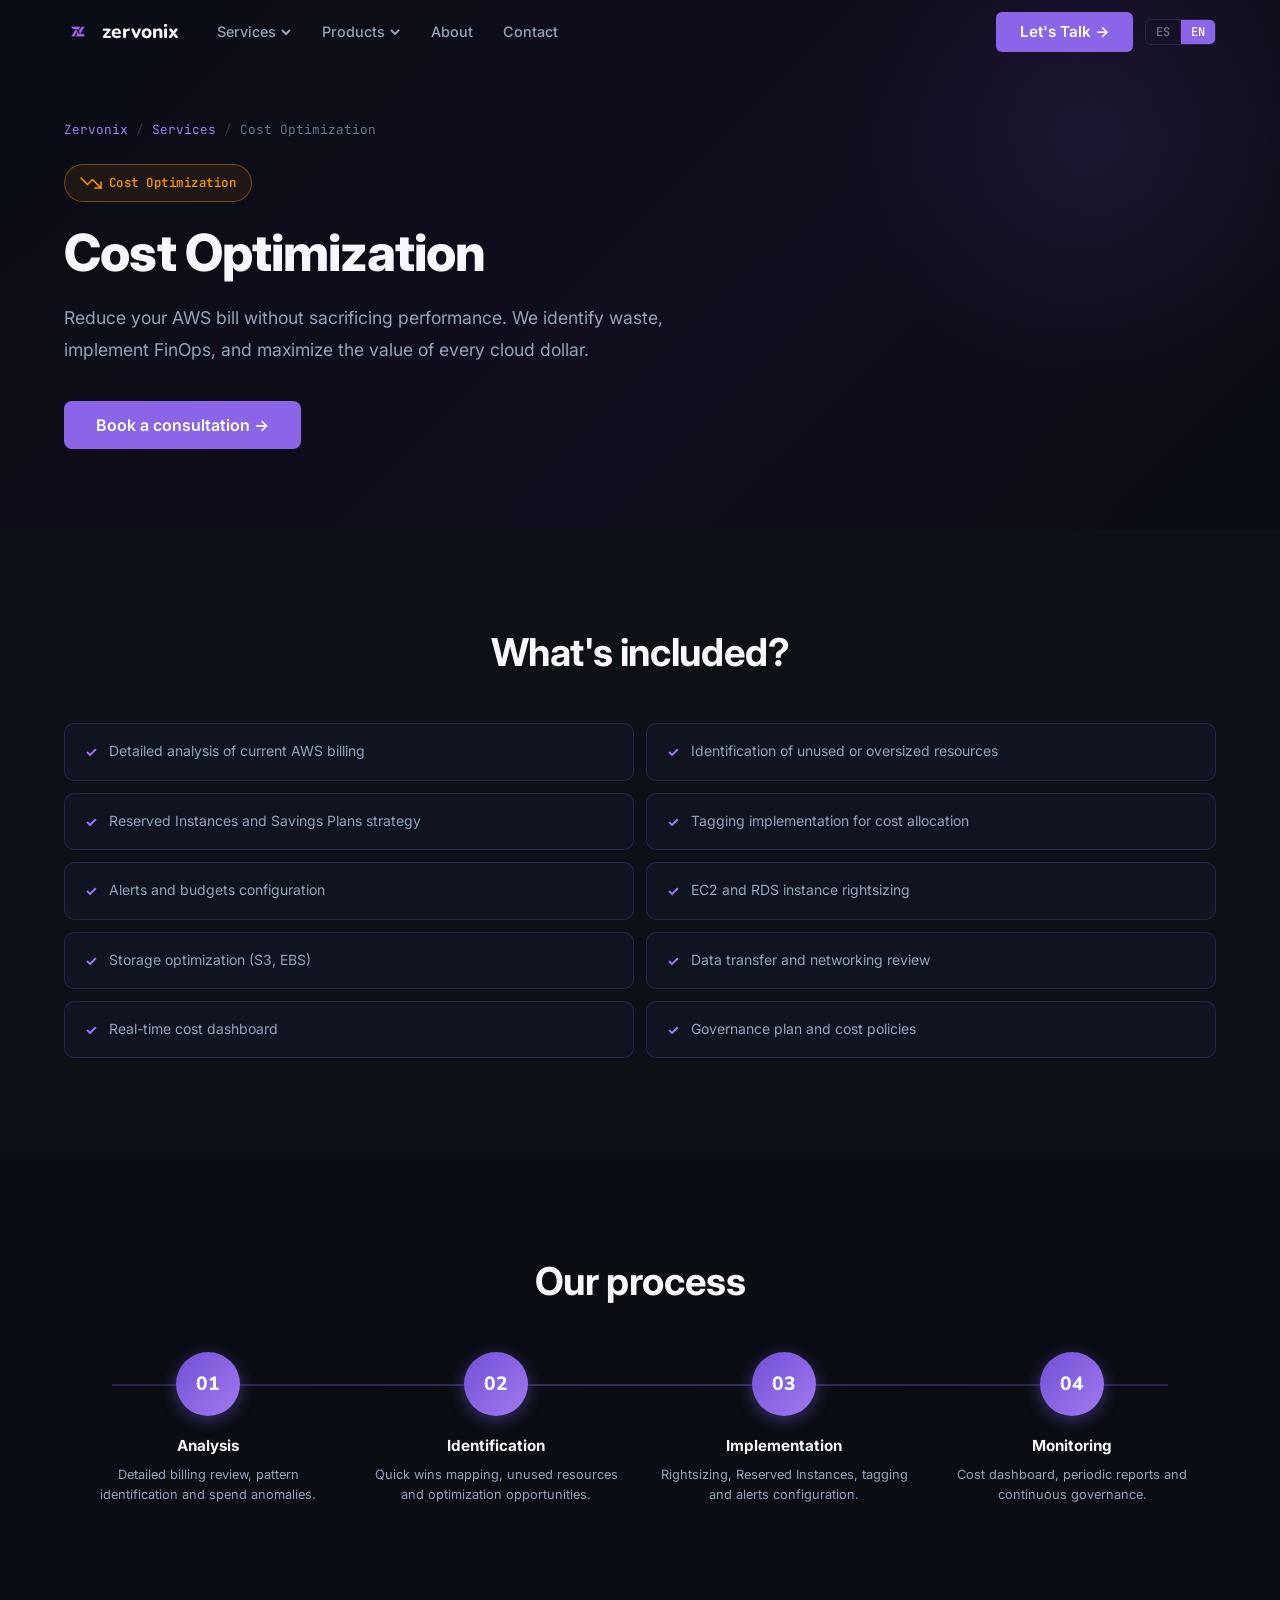
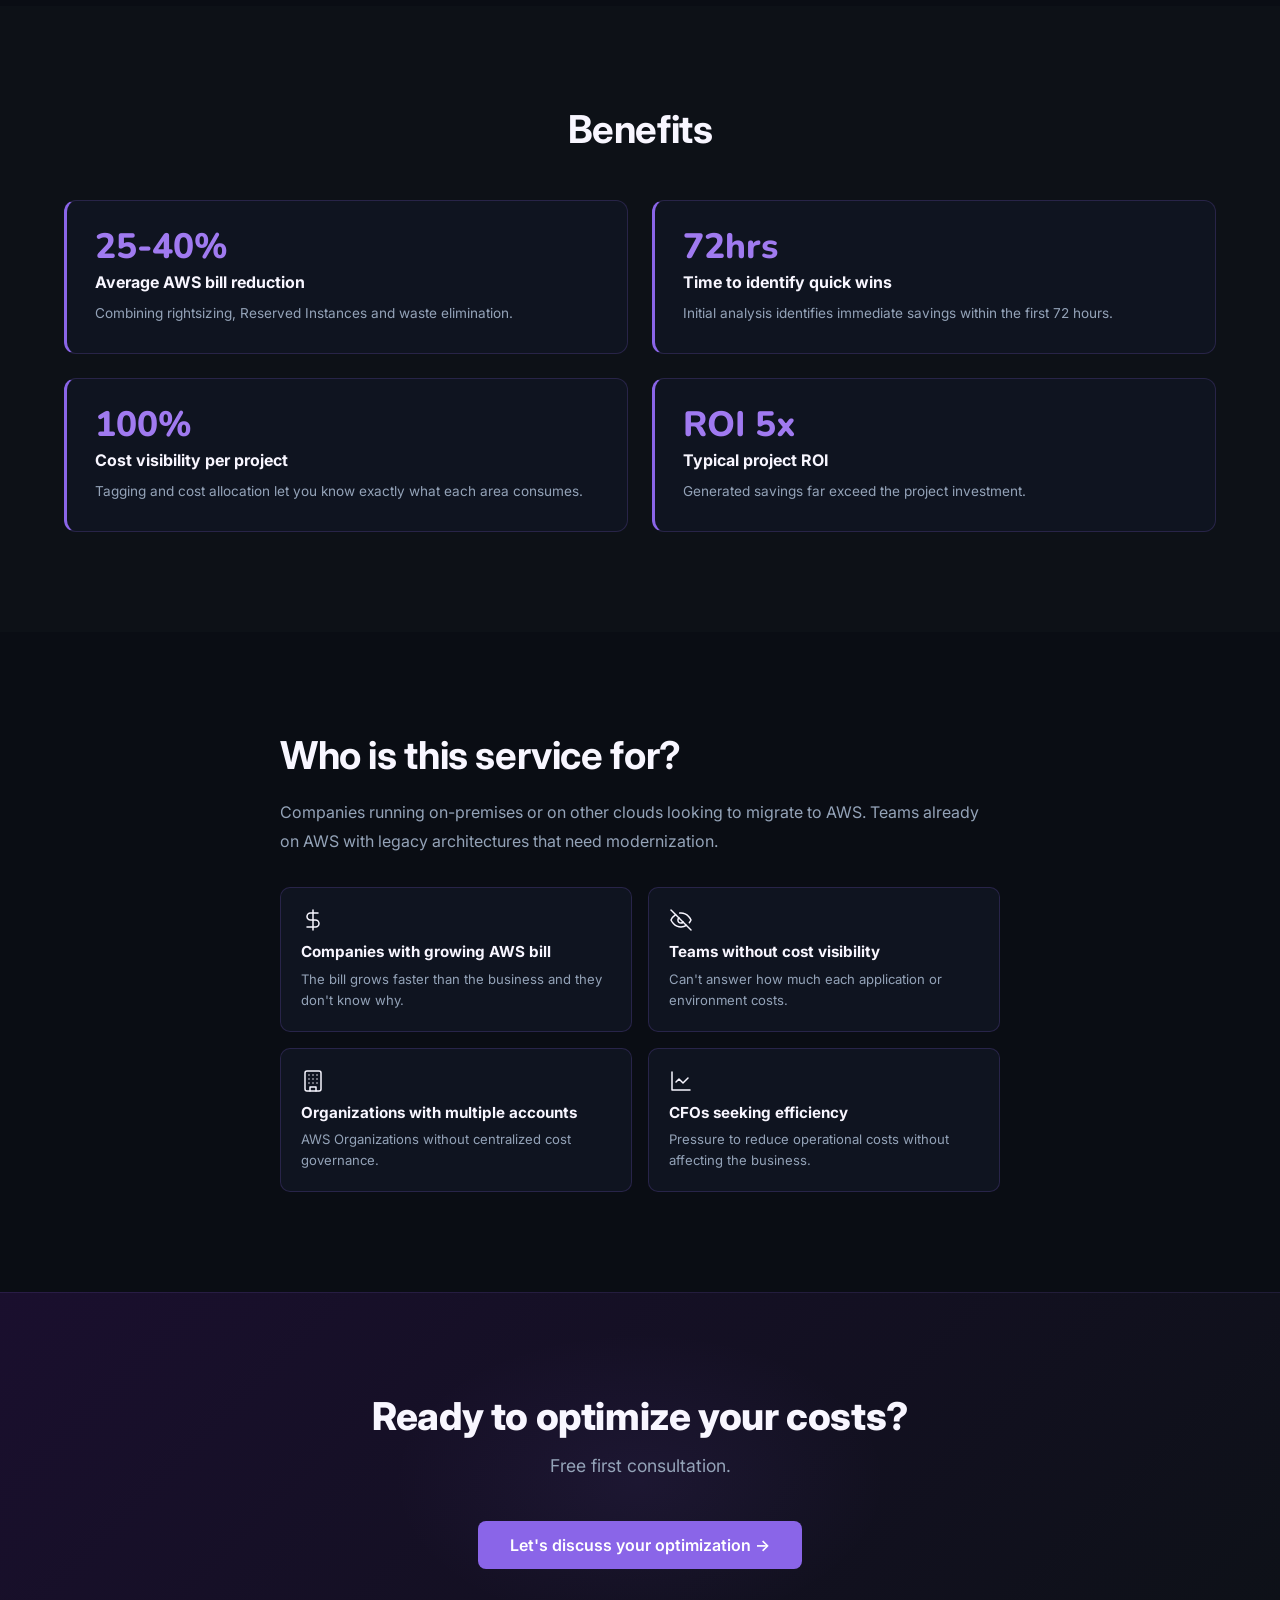
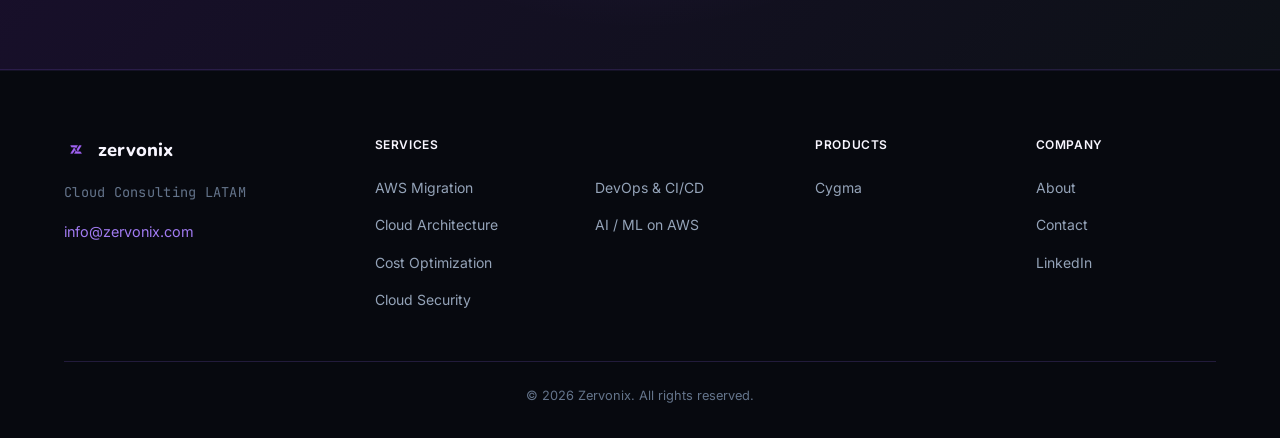
<file: servicios/cost-optimization.html>
<!DOCTYPE html>
<html lang="es">
<head>
  <meta charset="UTF-8">
  <meta name="viewport" content="width=device-width, initial-scale=1.0">
  <meta name="description" content="Optimización de Costos AWS — Zervonix. FinOps, rightsizing y Reserved Instances para reducir tu factura cloud.">
  <title>Optimización de Costos — Zervonix Cloud Consulting</title>
  <link rel="icon" href="../assets/logo-icon.png" type="image/png">
  <link rel="preconnect" href="https://fonts.googleapis.com">
  <link rel="preconnect" href="https://fonts.gstatic.com" crossorigin>
  <link href="https://fonts.googleapis.com/css2?family=Inter:wght@400;500;600&family=Nunito:wght@700;800&family=JetBrains+Mono:wght@400;500&display=swap" rel="stylesheet">
  <link rel="stylesheet" href="../css/styles.css">
  <link rel="stylesheet" href="../css/components.css">
</head>
<body>

<!-- ============ NAV ============ -->
<nav class="nav" role="navigation" aria-label="Main navigation">
  <div class="nav__inner">
    <a href="../index.html" class="nav__logo">
      <img src="../assets/logo-mark.png" alt="Zervonix" width="28" height="28">
      <span style="font-family:'Nunito',sans-serif;font-weight:800">zervonix</span>
    </a>
    <ul class="nav__links" role="list">
      <li class="nav__dropdown">
        <button class="nav__link" id="nav-services-btn" aria-expanded="false" aria-haspopup="true">
          <span data-i18n="nav.services">Servicios</span>
          <svg width="12" height="12" viewBox="0 0 12 12" fill="none" stroke="currentColor" stroke-width="2"><polyline points="2,4 6,8 10,4"/></svg>
        </button>
        <div class="nav__dropdown-menu" role="menu">
          <a href="aws-migration.html" class="nav__dropdown-item" role="menuitem" data-i18n="nav.migration">Migración AWS</a>
          <a href="cloud-architecture.html" class="nav__dropdown-item" role="menuitem" data-i18n="nav.architecture">Arquitectura Cloud</a>
          <a href="cost-optimization.html" class="nav__dropdown-item nav__dropdown-item--active" role="menuitem" data-i18n="nav.costs">Optimización de Costos</a>
          <a href="cloud-security.html" class="nav__dropdown-item" role="menuitem" data-i18n="nav.security">Seguridad Cloud</a>
          <a href="devops-cicd.html" class="nav__dropdown-item" role="menuitem" data-i18n="nav.devops">DevOps &amp; CI/CD</a>
          <a href="ai-ml-aws.html" class="nav__dropdown-item" role="menuitem" data-i18n="nav.aiml">AI / ML en AWS</a>
        </div>
      </li>
      <li class="nav__dropdown">
        <button class="nav__link" id="nav-products-btn" aria-expanded="false" aria-haspopup="true">
          <span data-i18n="footer.products_col">Productos</span>
          <svg width="12" height="12" viewBox="0 0 12 12" fill="none" stroke="currentColor" stroke-width="2"><polyline points="2,4 6,8 10,4"/></svg>
        </button>
        <div class="nav__dropdown-menu" role="menu">
          <a href="../productos/cygma.html" class="nav__dropdown-item" role="menuitem">Cygma</a>
        </div>
      </li>
      <li><a href="../nosotros.html" class="nav__link" data-i18n="nav.about">Nosotros</a></li>
      <li><a href="../contacto.html" class="nav__link" data-i18n="nav.contact">Contacto</a></li>
    </ul>
    <div class="nav__actions">
      <a href="../contacto.html" class="btn btn--primary" data-i18n="nav.cta">Hablemos →</a>
      <div class="lang-toggle" role="group" aria-label="Language selector">
        <button class="lang-toggle__btn active" data-lang="es">ES</button>
        <span class="lang-toggle__sep" aria-hidden="true"></span>
        <button class="lang-toggle__btn" data-lang="en">EN</button>
      </div>
    </div>
    <button class="hamburger" id="hamburger" aria-label="Toggle menu" aria-expanded="false">
      <span></span><span></span><span></span>
    </button>
  </div>
</nav>
<div class="mobile-menu" id="mobile-menu">
  <a href="aws-migration.html" class="mobile-menu__link" data-i18n="nav.migration">Migración AWS</a>
  <a href="cloud-architecture.html" class="mobile-menu__link" data-i18n="nav.architecture">Arquitectura Cloud</a>
  <a href="cost-optimization.html" class="mobile-menu__link" data-i18n="nav.costs">Optimización de Costos</a>
  <a href="cloud-security.html" class="mobile-menu__link" data-i18n="nav.security">Seguridad Cloud</a>
  <a href="devops-cicd.html" class="mobile-menu__link" data-i18n="nav.devops">DevOps &amp; CI/CD</a>
  <a href="ai-ml-aws.html" class="mobile-menu__link" data-i18n="nav.aiml">AI / ML en AWS</a>
  <a href="../productos/cygma.html" class="mobile-menu__link">Cygma</a>
  <a href="../nosotros.html" class="mobile-menu__link" data-i18n="nav.about">Nosotros</a>
  <a href="../contacto.html" class="mobile-menu__link" data-i18n="nav.contact">Contacto</a>
  <div class="mobile-menu__actions">
    <a href="../contacto.html" class="btn btn--primary" style="text-align:center" data-i18n="nav.cta">Hablemos →</a>
    <div class="lang-toggle" style="justify-content:center">
      <button class="lang-toggle__btn active" data-lang="es">ES</button>
      <span class="lang-toggle__sep" aria-hidden="true"></span>
      <button class="lang-toggle__btn" data-lang="en">EN</button>
    </div>
  </div>
</div>

<!-- ============ HERO ============ -->
<section class="service-page-hero">
  <div class="container">
    <div class="service-page-hero__content">
      <div class="breadcrumb">
        <a href="../index.html">Zervonix</a>
        <span class="breadcrumb__sep" aria-hidden="true">/</span>
        <a href="../index.html#servicios" data-i18n="nav.services">Servicios</a>
        <span class="breadcrumb__sep" aria-hidden="true">/</span>
        <span data-i18n="nav.costs">Optimización de Costos</span>
      </div>
      <div style="margin-bottom:20px">
        <span class="badge badge--aws">
          <svg xmlns="http://www.w3.org/2000/svg" width="24" height="24" viewBox="0 0 24 24" fill="none" stroke="currentColor" stroke-width="1.5" stroke-linecap="round" stroke-linejoin="round"><polyline points="22 17 13.5 8.5 8.5 13.5 2 7"/><polyline points="16 17 22 17 22 11"/></svg>
          <span data-i18n="nav.costs">Optimización de Costos</span>
        </span>
      </div>
      <h1 style="font-size:clamp(2rem,4vw,3.25rem);font-weight:800;color:var(--color-white);margin-bottom:20px;line-height:1.15" data-i18n="costs.hero.title">Optimización de Costos</h1>
      <p style="font-size:1.1rem;color:var(--color-text-secondary);max-width:600px;line-height:1.8;margin-bottom:36px" data-i18n="costs.hero.desc">Reduce tu factura AWS sin sacrificar rendimiento. Identificamos desperdicio, implementamos FinOps y maximizamos el valor de cada dólar en la nube.</p>
      <a href="../contacto.html" class="btn btn--primary btn--large" data-i18n="costs.hero.cta">Agenda una consulta →</a>
    </div>
  </div>
</section>

<!-- ============ QUÉ INCLUYE ============ -->
<section class="section section--elevated">
  <div class="container">
    <div class="section__header">
      <h2 class="section__title" data-i18n="migration.includes.title">¿Qué incluye?</h2>
    </div>
    <div class="includes-list">
      <div class="includes-item" data-i18n="costs.inc.1">Análisis detallado de facturación AWS actual</div>
      <div class="includes-item" data-i18n="costs.inc.2">Identificación de recursos sin uso o sobredimensionados</div>
      <div class="includes-item" data-i18n="costs.inc.3">Estrategia de Reserved Instances y Savings Plans</div>
      <div class="includes-item" data-i18n="costs.inc.4">Implementación de tagging para cost allocation</div>
      <div class="includes-item" data-i18n="costs.inc.5">Configuración de alertas y budgets</div>
      <div class="includes-item" data-i18n="costs.inc.6">Rightsizing de instancias EC2 y RDS</div>
      <div class="includes-item" data-i18n="costs.inc.7">Optimización de almacenamiento (S3, EBS)</div>
      <div class="includes-item" data-i18n="costs.inc.8">Revisión de transferencia de datos y networking</div>
      <div class="includes-item" data-i18n="costs.inc.9">Dashboard de costos en tiempo real</div>
      <div class="includes-item" data-i18n="costs.inc.10">Plan de governance y políticas de costos</div>
    </div>
  </div>
</section>

<!-- ============ PROCESO ============ -->
<section class="section">
  <div class="container">
    <div class="section__header">
      <h2 class="section__title" data-i18n="migration.process.title">Nuestro proceso</h2>
    </div>
    <div class="process-steps">
      <div class="process-step">
        <div class="process-step__num" aria-hidden="true">01</div>
        <h3 class="process-step__title" data-i18n="costs.step1.title">Análisis</h3>
        <p class="process-step__desc" data-i18n="costs.step1.desc">Revisión detallada de facturación, identificación de patrones y anomalías de gasto.</p>
      </div>
      <div class="process-step">
        <div class="process-step__num" aria-hidden="true">02</div>
        <h3 class="process-step__title" data-i18n="costs.step2.title">Identificación</h3>
        <p class="process-step__desc" data-i18n="costs.step2.desc">Mapeo de quick wins, recursos sin uso y oportunidades de optimización.</p>
      </div>
      <div class="process-step">
        <div class="process-step__num" aria-hidden="true">03</div>
        <h3 class="process-step__title" data-i18n="costs.step3.title">Implementación</h3>
        <p class="process-step__desc" data-i18n="costs.step3.desc">Rightsizing, Reserved Instances, tagging y configuración de alertas.</p>
      </div>
      <div class="process-step">
        <div class="process-step__num" aria-hidden="true">04</div>
        <h3 class="process-step__title" data-i18n="costs.step4.title">Monitoreo</h3>
        <p class="process-step__desc" data-i18n="costs.step4.desc">Dashboard de costos, reportes periódicos y governance continuo.</p>
      </div>
    </div>
  </div>
</section>

<!-- ============ BENEFICIOS ============ -->
<section class="section section--elevated">
  <div class="container">
    <div class="section__header">
      <h2 class="section__title" data-i18n="migration.benefits.title">Beneficios</h2>
    </div>
    <div class="benefits-grid">
      <div class="benefit-card">
        <div class="benefit-card__metric">25-40%</div>
        <h3 class="benefit-card__title" data-i18n="costs.ben1.title">Reducción promedio en factura AWS</h3>
        <p class="benefit-card__desc" data-i18n="costs.ben1.desc">Combinando rightsizing, Reserved Instances y eliminación de desperdicio.</p>
      </div>
      <div class="benefit-card">
        <div class="benefit-card__metric">72hrs</div>
        <h3 class="benefit-card__title" data-i18n="costs.ben2.title">Tiempo para identificar quick wins</h3>
        <p class="benefit-card__desc" data-i18n="costs.ben2.desc">Análisis inicial identifica ahorros inmediatos en las primeras 72 horas.</p>
      </div>
      <div class="benefit-card">
        <div class="benefit-card__metric">100%</div>
        <h3 class="benefit-card__title" data-i18n="costs.ben3.title">Visibilidad de costos por proyecto</h3>
        <p class="benefit-card__desc" data-i18n="costs.ben3.desc">Tagging y cost allocation permiten saber exactamente qué consume cada área.</p>
      </div>
      <div class="benefit-card">
        <div class="benefit-card__metric">ROI 5x</div>
        <h3 class="benefit-card__title" data-i18n="costs.ben4.title">Retorno típico del proyecto</h3>
        <p class="benefit-card__desc" data-i18n="costs.ben4.desc">El ahorro generado supera ampliamente la inversión en el proyecto.</p>
      </div>
    </div>
  </div>
</section>

<!-- ============ PARA QUIÉN ES ============ -->
<section class="section">
  <div class="container">
    <div style="max-width:720px;margin:0 auto">
      <h2 class="section__title" style="margin-bottom:20px" data-i18n="migration.ideal.title">¿Para quién es este servicio?</h2>
      <p style="font-size:1rem;color:var(--color-text-secondary);line-height:1.8;margin-bottom:32px" data-i18n="migration.ideal.desc">Empresas que corren en data centers propios o en otros clouds que quieren migrar a AWS. Equipos que ya están en AWS con arquitecturas heredadas que necesitan modernización.</p>
      <div style="display:grid;grid-template-columns:1fr 1fr;gap:16px">
        <div style="padding:20px;background:var(--color-bg-card);border:1px solid var(--color-border);border-radius:10px">
          <div style="margin-bottom:10px" aria-hidden="true">
            <svg xmlns="http://www.w3.org/2000/svg" width="24" height="24" viewBox="0 0 24 24" fill="none" stroke="currentColor" stroke-width="1.5" stroke-linecap="round" stroke-linejoin="round"><line x1="12" x2="12" y1="2" y2="22"/><path d="M17 5H9.5a3.5 3.5 0 0 0 0 7h5a3.5 3.5 0 0 1 0 7H6"/></svg>
          </div>
          <h3 style="font-size:0.95rem;font-weight:700;color:var(--color-white);margin-bottom:6px" data-i18n="costs.aud1.title">Empresas con factura AWS creciente</h3>
          <p style="font-size:0.82rem;color:var(--color-text-secondary);line-height:1.6" data-i18n="costs.aud1.desc">La factura crece más rápido que el negocio y no saben por qué.</p>
        </div>
        <div style="padding:20px;background:var(--color-bg-card);border:1px solid var(--color-border);border-radius:10px">
          <div style="margin-bottom:10px" aria-hidden="true">
            <svg xmlns="http://www.w3.org/2000/svg" width="24" height="24" viewBox="0 0 24 24" fill="none" stroke="currentColor" stroke-width="1.5" stroke-linecap="round" stroke-linejoin="round"><path d="M9.88 9.88a3 3 0 1 0 4.24 4.24"/><path d="M10.73 5.08A10.43 10.43 0 0 1 12 5c7 0 10 7 10 7a13.16 13.16 0 0 1-1.67 2.68"/><path d="M6.61 6.61A13.526 13.526 0 0 0 2 12s3 7 10 7a9.74 9.74 0 0 0 5.39-1.61"/><line x1="2" x2="22" y1="2" y2="22"/></svg>
          </div>
          <h3 style="font-size:0.95rem;font-weight:700;color:var(--color-white);margin-bottom:6px" data-i18n="costs.aud2.title">Equipos sin visibilidad de costos</h3>
          <p style="font-size:0.82rem;color:var(--color-text-secondary);line-height:1.6" data-i18n="costs.aud2.desc">No pueden responder cuánto cuesta cada aplicación o ambiente.</p>
        </div>
        <div style="padding:20px;background:var(--color-bg-card);border:1px solid var(--color-border);border-radius:10px">
          <div style="margin-bottom:10px" aria-hidden="true">
            <svg xmlns="http://www.w3.org/2000/svg" width="24" height="24" viewBox="0 0 24 24" fill="none" stroke="currentColor" stroke-width="1.5" stroke-linecap="round" stroke-linejoin="round"><rect width="16" height="20" x="4" y="2" rx="2" ry="2"/><path d="M9 22v-4h6v4"/><path d="M8 6h.01"/><path d="M16 6h.01"/><path d="M12 6h.01"/><path d="M12 10h.01"/><path d="M12 14h.01"/><path d="M16 10h.01"/><path d="M16 14h.01"/><path d="M8 10h.01"/><path d="M8 14h.01"/></svg>
          </div>
          <h3 style="font-size:0.95rem;font-weight:700;color:var(--color-white);margin-bottom:6px" data-i18n="costs.aud3.title">Organizaciones con múltiples cuentas</h3>
          <p style="font-size:0.82rem;color:var(--color-text-secondary);line-height:1.6" data-i18n="costs.aud3.desc">AWS Organizations sin governance de costos centralizado.</p>
        </div>
        <div style="padding:20px;background:var(--color-bg-card);border:1px solid var(--color-border);border-radius:10px">
          <div style="margin-bottom:10px" aria-hidden="true">
            <svg xmlns="http://www.w3.org/2000/svg" width="24" height="24" viewBox="0 0 24 24" fill="none" stroke="currentColor" stroke-width="1.5" stroke-linecap="round" stroke-linejoin="round"><path d="M3 3v18h18"/><path d="m19 9-5 5-4-4-3 3"/></svg>
          </div>
          <h3 style="font-size:0.95rem;font-weight:700;color:var(--color-white);margin-bottom:6px" data-i18n="costs.aud4.title">CFOs buscando eficiencia</h3>
          <p style="font-size:0.82rem;color:var(--color-text-secondary);line-height:1.6" data-i18n="costs.aud4.desc">Presión por reducir costos operativos sin afectar el negocio.</p>
        </div>
      </div>
    </div>
  </div>
</section>

<!-- ============ CTA ============ -->
<section class="cta-final">
  <div class="container">
    <h2 class="cta-final__title" data-i18n="costs.cta.title">¿Listo para optimizar tus costos?</h2>
    <p class="cta-final__subtitle" data-i18n="cta.subtitle">Hablemos de tu proyecto. Primera consulta sin costo.</p>
    <a href="../contacto.html" class="btn btn--primary btn--large" data-i18n="costs.cta.btn">Hablemos de tu optimización →</a>
  </div>
</section>

<!-- ============ FOOTER ============ -->
<footer class="footer">
  <div class="container">
    <div class="footer__inner">
      <div class="footer__brand">
        <a href="../index.html" class="footer__brand-logo">
          <img src="../assets/logo-mark.png" alt="Zervonix" width="24" height="24">
          <span>zervonix</span>
        </a>
        <p class="footer__tagline" data-i18n="footer.tagline">Cloud Consulting LATAM</p>
        <a href="mailto:info@zervonix.com" class="footer__email">info@zervonix.com</a>
      </div>
      <div class="footer__col">
        <div class="footer__col-title" data-i18n="footer.services_col">Servicios</div>
        <ul class="footer__links">
          <li><a href="aws-migration.html" class="footer__link" data-i18n="nav.migration">Migración AWS</a></li>
          <li><a href="cloud-architecture.html" class="footer__link" data-i18n="nav.architecture">Arquitectura Cloud</a></li>
          <li><a href="cost-optimization.html" class="footer__link" data-i18n="nav.costs">Optimización de Costos</a></li>
          <li><a href="cloud-security.html" class="footer__link" data-i18n="nav.security">Seguridad Cloud</a></li>
        </ul>
      </div>
      <div class="footer__col">
        <div class="footer__col-title">&nbsp;</div>
        <ul class="footer__links">
          <li><a href="devops-cicd.html" class="footer__link" data-i18n="nav.devops">DevOps &amp; CI/CD</a></li>
          <li><a href="ai-ml-aws.html" class="footer__link" data-i18n="nav.aiml">AI / ML en AWS</a></li>
        </ul>
      </div>
      <div class="footer__col">
        <div class="footer__col-title" data-i18n="footer.products_col">Productos</div>
        <ul class="footer__links">
          <li><a href="../productos/cygma.html" class="footer__link">Cygma</a></li>
        </ul>
      </div>
      <div class="footer__col">
        <div class="footer__col-title" data-i18n="footer.company_col">Compañía</div>
        <ul class="footer__links">
          <li><a href="../nosotros.html" class="footer__link" data-i18n="footer.about">Nosotros</a></li>
          <li><a href="../contacto.html" class="footer__link" data-i18n="footer.contact">Contacto</a></li>
          <li><a href="https://linkedin.com/company/zervonix" class="footer__link" target="_blank" rel="noopener noreferrer">LinkedIn</a></li>
        </ul>
      </div>
    </div>
    <div class="footer__bottom">
      <span class="footer__copyright" data-i18n="footer.copyright">© 2026 Zervonix. Todos los derechos reservados.</span>
    </div>
  </div>
</footer>

<script src="../js/main.js"></script>
</body>
</html>
</file>
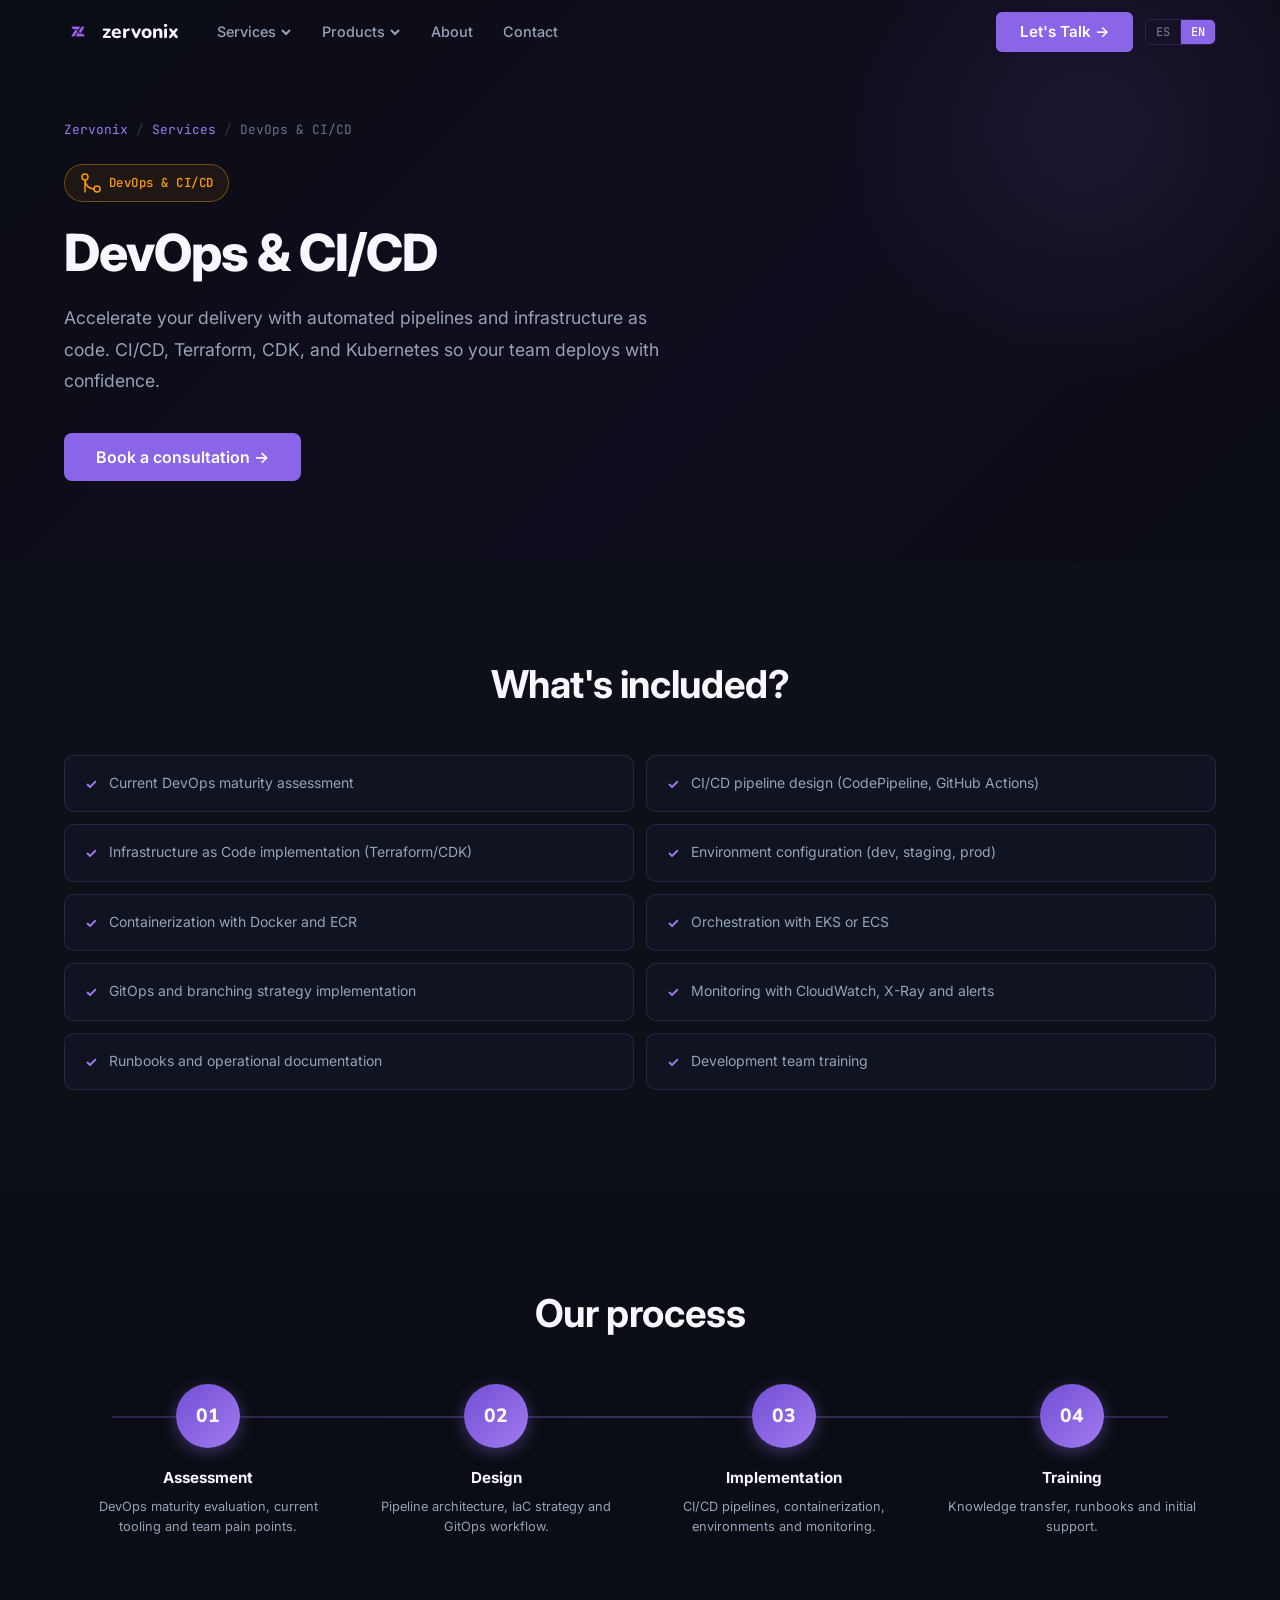
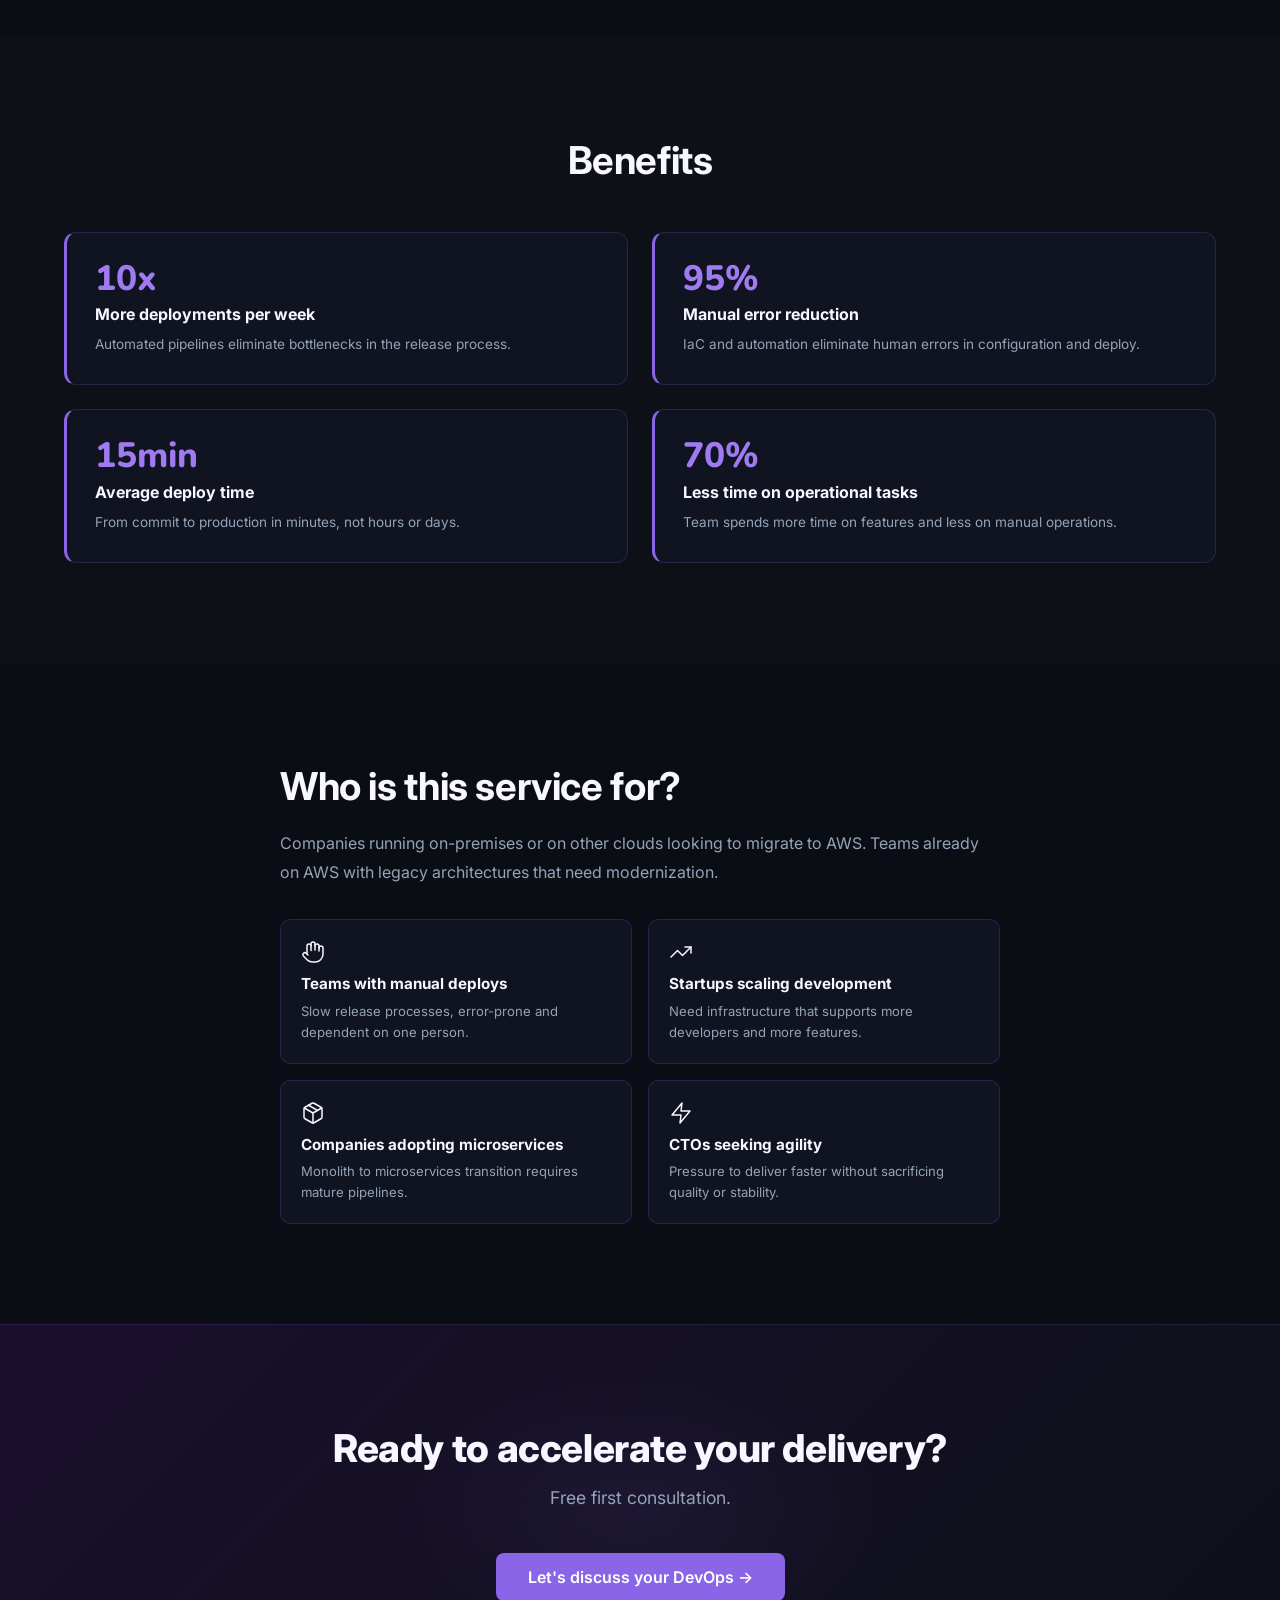
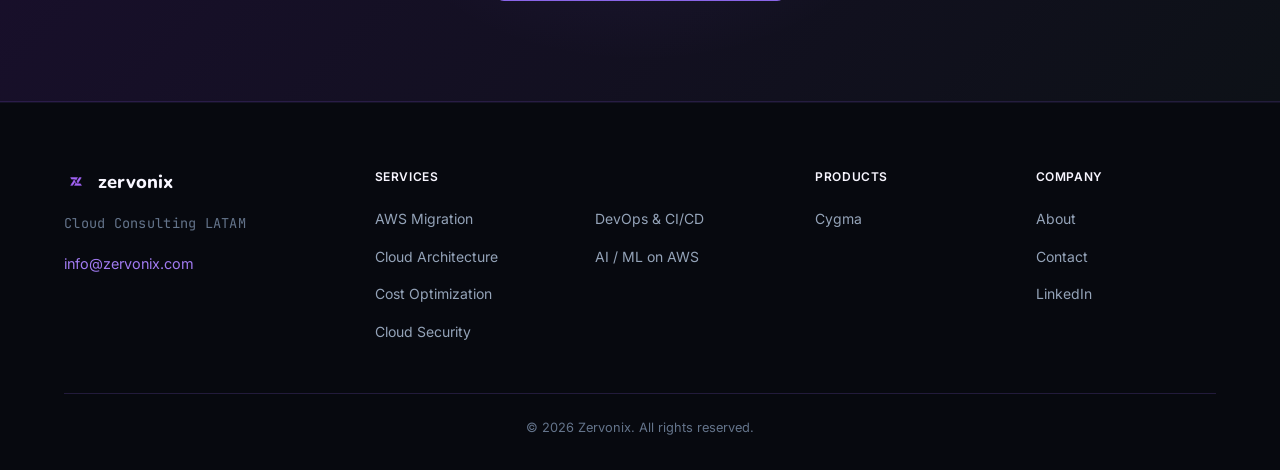
<file: servicios/devops-cicd.html>
<!DOCTYPE html>
<html lang="es">
<head>
  <meta charset="UTF-8">
  <meta name="viewport" content="width=device-width, initial-scale=1.0">
  <meta name="description" content="DevOps &amp; CI/CD en AWS — Zervonix. Pipelines automatizados, Terraform, CDK y Kubernetes para acelerar tu delivery.">
  <title>DevOps &amp; CI/CD — Zervonix Cloud Consulting</title>
  <link rel="icon" href="../assets/logo-icon.png" type="image/png">
  <link rel="preconnect" href="https://fonts.googleapis.com">
  <link rel="preconnect" href="https://fonts.gstatic.com" crossorigin>
  <link href="https://fonts.googleapis.com/css2?family=Inter:wght@400;500;600&family=Nunito:wght@700;800&family=JetBrains+Mono:wght@400;500&display=swap" rel="stylesheet">
  <link rel="stylesheet" href="../css/styles.css">
  <link rel="stylesheet" href="../css/components.css">
</head>
<body>

<!-- ============ NAV ============ -->
<nav class="nav" role="navigation" aria-label="Main navigation">
  <div class="nav__inner">
    <a href="../index.html" class="nav__logo">
      <img src="../assets/logo-mark.png" alt="Zervonix" width="28" height="28">
      <span style="font-family:'Nunito',sans-serif;font-weight:800">zervonix</span>
    </a>
    <ul class="nav__links" role="list">
      <li class="nav__dropdown">
        <button class="nav__link" id="nav-services-btn" aria-expanded="false" aria-haspopup="true">
          <span data-i18n="nav.services">Servicios</span>
          <svg width="12" height="12" viewBox="0 0 12 12" fill="none" stroke="currentColor" stroke-width="2"><polyline points="2,4 6,8 10,4"/></svg>
        </button>
        <div class="nav__dropdown-menu" role="menu">
          <a href="aws-migration.html" class="nav__dropdown-item" role="menuitem" data-i18n="nav.migration">Migración AWS</a>
          <a href="cloud-architecture.html" class="nav__dropdown-item" role="menuitem" data-i18n="nav.architecture">Arquitectura Cloud</a>
          <a href="cost-optimization.html" class="nav__dropdown-item" role="menuitem" data-i18n="nav.costs">Optimización de Costos</a>
          <a href="cloud-security.html" class="nav__dropdown-item" role="menuitem" data-i18n="nav.security">Seguridad Cloud</a>
          <a href="devops-cicd.html" class="nav__dropdown-item nav__dropdown-item--active" role="menuitem" data-i18n="nav.devops">DevOps &amp; CI/CD</a>
          <a href="ai-ml-aws.html" class="nav__dropdown-item" role="menuitem" data-i18n="nav.aiml">AI / ML en AWS</a>
        </div>
      </li>
      <li class="nav__dropdown">
        <button class="nav__link" id="nav-products-btn" aria-expanded="false" aria-haspopup="true">
          <span data-i18n="footer.products_col">Productos</span>
          <svg width="12" height="12" viewBox="0 0 12 12" fill="none" stroke="currentColor" stroke-width="2"><polyline points="2,4 6,8 10,4"/></svg>
        </button>
        <div class="nav__dropdown-menu" role="menu">
          <a href="../productos/cygma.html" class="nav__dropdown-item" role="menuitem">Cygma</a>
        </div>
      </li>
      <li><a href="../nosotros.html" class="nav__link" data-i18n="nav.about">Nosotros</a></li>
      <li><a href="../contacto.html" class="nav__link" data-i18n="nav.contact">Contacto</a></li>
    </ul>
    <div class="nav__actions">
      <a href="../contacto.html" class="btn btn--primary" data-i18n="nav.cta">Hablemos →</a>
      <div class="lang-toggle" role="group" aria-label="Language selector">
        <button class="lang-toggle__btn active" data-lang="es">ES</button>
        <span class="lang-toggle__sep" aria-hidden="true"></span>
        <button class="lang-toggle__btn" data-lang="en">EN</button>
      </div>
    </div>
    <button class="hamburger" id="hamburger" aria-label="Toggle menu" aria-expanded="false">
      <span></span><span></span><span></span>
    </button>
  </div>
</nav>
<div class="mobile-menu" id="mobile-menu">
  <a href="aws-migration.html" class="mobile-menu__link" data-i18n="nav.migration">Migración AWS</a>
  <a href="cloud-architecture.html" class="mobile-menu__link" data-i18n="nav.architecture">Arquitectura Cloud</a>
  <a href="cost-optimization.html" class="mobile-menu__link" data-i18n="nav.costs">Optimización de Costos</a>
  <a href="cloud-security.html" class="mobile-menu__link" data-i18n="nav.security">Seguridad Cloud</a>
  <a href="devops-cicd.html" class="mobile-menu__link" data-i18n="nav.devops">DevOps &amp; CI/CD</a>
  <a href="ai-ml-aws.html" class="mobile-menu__link" data-i18n="nav.aiml">AI / ML en AWS</a>
  <a href="../productos/cygma.html" class="mobile-menu__link">Cygma</a>
  <a href="../nosotros.html" class="mobile-menu__link" data-i18n="nav.about">Nosotros</a>
  <a href="../contacto.html" class="mobile-menu__link" data-i18n="nav.contact">Contacto</a>
  <div class="mobile-menu__actions">
    <a href="../contacto.html" class="btn btn--primary" style="text-align:center" data-i18n="nav.cta">Hablemos →</a>
    <div class="lang-toggle" style="justify-content:center">
      <button class="lang-toggle__btn active" data-lang="es">ES</button>
      <span class="lang-toggle__sep" aria-hidden="true"></span>
      <button class="lang-toggle__btn" data-lang="en">EN</button>
    </div>
  </div>
</div>

<!-- ============ HERO ============ -->
<section class="service-page-hero">
  <div class="container">
    <div class="service-page-hero__content">
      <div class="breadcrumb">
        <a href="../index.html">Zervonix</a>
        <span class="breadcrumb__sep" aria-hidden="true">/</span>
        <a href="../index.html#servicios" data-i18n="nav.services">Servicios</a>
        <span class="breadcrumb__sep" aria-hidden="true">/</span>
        <span data-i18n="nav.devops">DevOps &amp; CI/CD</span>
      </div>
      <div style="margin-bottom:20px">
        <span class="badge badge--aws">
          <svg xmlns="http://www.w3.org/2000/svg" width="24" height="24" viewBox="0 0 24 24" fill="none" stroke="currentColor" stroke-width="1.5" stroke-linecap="round" stroke-linejoin="round"><circle cx="18" cy="18" r="3"/><circle cx="6" cy="6" r="3"/><path d="M6 21V9a9 9 0 0 0 9 9"/></svg>
          <span data-i18n="nav.devops">DevOps &amp; CI/CD</span>
        </span>
      </div>
      <h1 style="font-size:clamp(2rem,4vw,3.25rem);font-weight:800;color:var(--color-white);margin-bottom:20px;line-height:1.15" data-i18n="devops.hero.title">DevOps &amp; CI/CD</h1>
      <p style="font-size:1.1rem;color:var(--color-text-secondary);max-width:600px;line-height:1.8;margin-bottom:36px" data-i18n="devops.hero.desc">Acelera tu delivery con pipelines automatizados e infraestructura como código. CI/CD, Terraform, CDK y Kubernetes para que tu equipo despliegue con confianza.</p>
      <a href="../contacto.html" class="btn btn--primary btn--large" data-i18n="devops.hero.cta">Agenda una consulta →</a>
    </div>
  </div>
</section>

<!-- ============ QUÉ INCLUYE ============ -->
<section class="section section--elevated">
  <div class="container">
    <div class="section__header">
      <h2 class="section__title" data-i18n="migration.includes.title">¿Qué incluye?</h2>
    </div>
    <div class="includes-list">
      <div class="includes-item" data-i18n="devops.inc.1">Assessment de madurez DevOps actual</div>
      <div class="includes-item" data-i18n="devops.inc.2">Diseño de pipelines CI/CD (CodePipeline, GitHub Actions)</div>
      <div class="includes-item" data-i18n="devops.inc.3">Implementación de Infrastructure as Code (Terraform/CDK)</div>
      <div class="includes-item" data-i18n="devops.inc.4">Configuración de ambientes (dev, staging, prod)</div>
      <div class="includes-item" data-i18n="devops.inc.5">Containerización con Docker y ECR</div>
      <div class="includes-item" data-i18n="devops.inc.6">Orquestación con EKS o ECS</div>
      <div class="includes-item" data-i18n="devops.inc.7">Implementación de GitOps y branching strategy</div>
      <div class="includes-item" data-i18n="devops.inc.8">Monitoreo con CloudWatch, X-Ray y alertas</div>
      <div class="includes-item" data-i18n="devops.inc.9">Runbooks y documentación operativa</div>
      <div class="includes-item" data-i18n="devops.inc.10">Capacitación al equipo de desarrollo</div>
    </div>
  </div>
</section>

<!-- ============ PROCESO ============ -->
<section class="section">
  <div class="container">
    <div class="section__header">
      <h2 class="section__title" data-i18n="migration.process.title">Nuestro proceso</h2>
    </div>
    <div class="process-steps">
      <div class="process-step">
        <div class="process-step__num" aria-hidden="true">01</div>
        <h3 class="process-step__title" data-i18n="devops.step1.title">Assessment</h3>
        <p class="process-step__desc" data-i18n="devops.step1.desc">Evaluación de madurez DevOps, tooling actual y pain points del equipo.</p>
      </div>
      <div class="process-step">
        <div class="process-step__num" aria-hidden="true">02</div>
        <h3 class="process-step__title" data-i18n="devops.step2.title">Diseño</h3>
        <p class="process-step__desc" data-i18n="devops.step2.desc">Arquitectura de pipelines, estrategia de IaC y flujo de trabajo GitOps.</p>
      </div>
      <div class="process-step">
        <div class="process-step__num" aria-hidden="true">03</div>
        <h3 class="process-step__title" data-i18n="devops.step3.title">Implementación</h3>
        <p class="process-step__desc" data-i18n="devops.step3.desc">Pipelines CI/CD, containerización, ambientes y monitoreo.</p>
      </div>
      <div class="process-step">
        <div class="process-step__num" aria-hidden="true">04</div>
        <h3 class="process-step__title" data-i18n="devops.step4.title">Capacitación</h3>
        <p class="process-step__desc" data-i18n="devops.step4.desc">Transferencia de conocimiento, runbooks y acompañamiento inicial.</p>
      </div>
    </div>
  </div>
</section>

<!-- ============ BENEFICIOS ============ -->
<section class="section section--elevated">
  <div class="container">
    <div class="section__header">
      <h2 class="section__title" data-i18n="migration.benefits.title">Beneficios</h2>
    </div>
    <div class="benefits-grid">
      <div class="benefit-card">
        <div class="benefit-card__metric">10x</div>
        <h3 class="benefit-card__title" data-i18n="devops.ben1.title">Más despliegues por semana</h3>
        <p class="benefit-card__desc" data-i18n="devops.ben1.desc">Pipelines automatizados eliminan cuellos de botella en el proceso de release.</p>
      </div>
      <div class="benefit-card">
        <div class="benefit-card__metric">95%</div>
        <h3 class="benefit-card__title" data-i18n="devops.ben2.title">Reducción de errores manuales</h3>
        <p class="benefit-card__desc" data-i18n="devops.ben2.desc">IaC y automatización eliminan errores humanos en configuración y deploy.</p>
      </div>
      <div class="benefit-card">
        <div class="benefit-card__metric">15min</div>
        <h3 class="benefit-card__title" data-i18n="devops.ben3.title">Tiempo promedio de deploy</h3>
        <p class="benefit-card__desc" data-i18n="devops.ben3.desc">De commit a producción en minutos, no horas o días.</p>
      </div>
      <div class="benefit-card">
        <div class="benefit-card__metric">70%</div>
        <h3 class="benefit-card__title" data-i18n="devops.ben4.title">Menos tiempo en tareas operativas</h3>
        <p class="benefit-card__desc" data-i18n="devops.ben4.desc">El equipo dedica más tiempo a features y menos a operaciones manuales.</p>
      </div>
    </div>
  </div>
</section>

<!-- ============ PARA QUIÉN ES ============ -->
<section class="section">
  <div class="container">
    <div style="max-width:720px;margin:0 auto">
      <h2 class="section__title" style="margin-bottom:20px" data-i18n="migration.ideal.title">¿Para quién es este servicio?</h2>
      <p style="font-size:1rem;color:var(--color-text-secondary);line-height:1.8;margin-bottom:32px" data-i18n="migration.ideal.desc">Empresas que corren en data centers propios o en otros clouds que quieren migrar a AWS. Equipos que ya están en AWS con arquitecturas heredadas que necesitan modernización.</p>
      <div style="display:grid;grid-template-columns:1fr 1fr;gap:16px">
        <div style="padding:20px;background:var(--color-bg-card);border:1px solid var(--color-border);border-radius:10px">
          <div style="margin-bottom:10px" aria-hidden="true">
            <svg xmlns="http://www.w3.org/2000/svg" width="24" height="24" viewBox="0 0 24 24" fill="none" stroke="currentColor" stroke-width="1.5" stroke-linecap="round" stroke-linejoin="round"><path d="M18 11V6a2 2 0 0 0-2-2v0a2 2 0 0 0-2 2v0"/><path d="M14 10V4a2 2 0 0 0-2-2v0a2 2 0 0 0-2 2v2"/><path d="M10 10.5V6a2 2 0 0 0-2-2v0a2 2 0 0 0-2 2v8"/><path d="M18 8a2 2 0 1 1 4 0v6a8 8 0 0 1-8 8h-2c-2.8 0-4.5-.86-5.99-2.34l-3.6-3.6a2 2 0 0 1 2.83-2.82L7 15"/></svg>
          </div>
          <h3 style="font-size:0.95rem;font-weight:700;color:var(--color-white);margin-bottom:6px" data-i18n="devops.aud1.title">Equipos con deploys manuales</h3>
          <p style="font-size:0.82rem;color:var(--color-text-secondary);line-height:1.6" data-i18n="devops.aud1.desc">Procesos de release lentos, propensos a errores y que dependen de una persona.</p>
        </div>
        <div style="padding:20px;background:var(--color-bg-card);border:1px solid var(--color-border);border-radius:10px">
          <div style="margin-bottom:10px" aria-hidden="true">
            <svg xmlns="http://www.w3.org/2000/svg" width="24" height="24" viewBox="0 0 24 24" fill="none" stroke="currentColor" stroke-width="1.5" stroke-linecap="round" stroke-linejoin="round"><polyline points="22 7 13.5 15.5 8.5 10.5 2 17"/><polyline points="16 7 22 7 22 13"/></svg>
          </div>
          <h3 style="font-size:0.95rem;font-weight:700;color:var(--color-white);margin-bottom:6px" data-i18n="devops.aud2.title">Startups escalando desarrollo</h3>
          <p style="font-size:0.82rem;color:var(--color-text-secondary);line-height:1.6" data-i18n="devops.aud2.desc">Necesitan infraestructura que soporte más desarrolladores y más features.</p>
        </div>
        <div style="padding:20px;background:var(--color-bg-card);border:1px solid var(--color-border);border-radius:10px">
          <div style="margin-bottom:10px" aria-hidden="true">
            <svg xmlns="http://www.w3.org/2000/svg" width="24" height="24" viewBox="0 0 24 24" fill="none" stroke="currentColor" stroke-width="1.5" stroke-linecap="round" stroke-linejoin="round"><path d="m7.5 4.27 9 5.15"/><path d="M21 8a2 2 0 0 0-1-1.73l-7-4a2 2 0 0 0-2 0l-7 4A2 2 0 0 0 3 8v8a2 2 0 0 0 1 1.73l7 4a2 2 0 0 0 2 0l7-4A2 2 0 0 0 21 16Z"/><path d="m3.3 7 8.7 5 8.7-5"/><path d="M12 22V12"/></svg>
          </div>
          <h3 style="font-size:0.95rem;font-weight:700;color:var(--color-white);margin-bottom:6px" data-i18n="devops.aud3.title">Empresas adoptando microservicios</h3>
          <p style="font-size:0.82rem;color:var(--color-text-secondary);line-height:1.6" data-i18n="devops.aud3.desc">Transición de monolito a microservicios requiere pipelines maduros.</p>
        </div>
        <div style="padding:20px;background:var(--color-bg-card);border:1px solid var(--color-border);border-radius:10px">
          <div style="margin-bottom:10px" aria-hidden="true">
            <svg xmlns="http://www.w3.org/2000/svg" width="24" height="24" viewBox="0 0 24 24" fill="none" stroke="currentColor" stroke-width="1.5" stroke-linecap="round" stroke-linejoin="round"><polygon points="13 2 3 14 12 14 11 22 21 10 12 10 13 2"/></svg>
          </div>
          <h3 style="font-size:0.95rem;font-weight:700;color:var(--color-white);margin-bottom:6px" data-i18n="devops.aud4.title">CTOs buscando agilidad</h3>
          <p style="font-size:0.82rem;color:var(--color-text-secondary);line-height:1.6" data-i18n="devops.aud4.desc">Presión por entregar más rápido sin sacrificar calidad o estabilidad.</p>
        </div>
      </div>
    </div>
  </div>
</section>

<!-- ============ CTA ============ -->
<section class="cta-final">
  <div class="container">
    <h2 class="cta-final__title" data-i18n="devops.cta.title">¿Listo para acelerar tu delivery?</h2>
    <p class="cta-final__subtitle" data-i18n="cta.subtitle">Hablemos de tu proyecto. Primera consulta sin costo.</p>
    <a href="../contacto.html" class="btn btn--primary btn--large" data-i18n="devops.cta.btn">Hablemos de tu DevOps →</a>
  </div>
</section>

<!-- ============ FOOTER ============ -->
<footer class="footer">
  <div class="container">
    <div class="footer__inner">
      <div class="footer__brand">
        <a href="../index.html" class="footer__brand-logo">
          <img src="../assets/logo-mark.png" alt="Zervonix" width="24" height="24">
          <span>zervonix</span>
        </a>
        <p class="footer__tagline" data-i18n="footer.tagline">Cloud Consulting LATAM</p>
        <a href="mailto:info@zervonix.com" class="footer__email">info@zervonix.com</a>
      </div>
      <div class="footer__col">
        <div class="footer__col-title" data-i18n="footer.services_col">Servicios</div>
        <ul class="footer__links">
          <li><a href="aws-migration.html" class="footer__link" data-i18n="nav.migration">Migración AWS</a></li>
          <li><a href="cloud-architecture.html" class="footer__link" data-i18n="nav.architecture">Arquitectura Cloud</a></li>
          <li><a href="cost-optimization.html" class="footer__link" data-i18n="nav.costs">Optimización de Costos</a></li>
          <li><a href="cloud-security.html" class="footer__link" data-i18n="nav.security">Seguridad Cloud</a></li>
        </ul>
      </div>
      <div class="footer__col">
        <div class="footer__col-title">&nbsp;</div>
        <ul class="footer__links">
          <li><a href="devops-cicd.html" class="footer__link" data-i18n="nav.devops">DevOps &amp; CI/CD</a></li>
          <li><a href="ai-ml-aws.html" class="footer__link" data-i18n="nav.aiml">AI / ML en AWS</a></li>
        </ul>
      </div>
      <div class="footer__col">
        <div class="footer__col-title" data-i18n="footer.products_col">Productos</div>
        <ul class="footer__links">
          <li><a href="../productos/cygma.html" class="footer__link">Cygma</a></li>
        </ul>
      </div>
      <div class="footer__col">
        <div class="footer__col-title" data-i18n="footer.company_col">Compañía</div>
        <ul class="footer__links">
          <li><a href="../nosotros.html" class="footer__link" data-i18n="footer.about">Nosotros</a></li>
          <li><a href="../contacto.html" class="footer__link" data-i18n="footer.contact">Contacto</a></li>
          <li><a href="https://linkedin.com/company/zervonix" class="footer__link" target="_blank" rel="noopener noreferrer">LinkedIn</a></li>
        </ul>
      </div>
    </div>
    <div class="footer__bottom">
      <span class="footer__copyright" data-i18n="footer.copyright">© 2026 Zervonix. Todos los derechos reservados.</span>
    </div>
  </div>
</footer>

<script src="../js/main.js"></script>
</body>
</html>
</file>
<file: css/styles.css>
/* ============================================================
   ZERVONIX — Design System
   styles.css: Variables, reset, base typography, layout utilities
   ============================================================ */

/* ============================================================
   CSS CUSTOM PROPERTIES
   ============================================================ */
:root {
  /* Colors */
  --color-bg:           #0a0d14;
  --color-bg-elevated:  #0d1117;
  --color-bg-card:      #0f1420;
  --color-purple:       #8A65E8;
  --color-purple-bright:#A07AF0;
  --color-purple-dark:  #7250D4;
  --color-aws:          #FF9900;
  --color-white:        #F8F6FF;
  --color-text-secondary: #94a3b8;
  --color-text-muted:   #64748b;
  --color-border:       rgba(138, 101, 232, 0.2);

  /* Typography */
  --font-sans:  'Inter', system-ui, -apple-system, sans-serif;
  --font-brand: 'Nunito', sans-serif;
  --font-mono:  'JetBrains Mono', 'Fira Code', monospace;

  /* Spacing */
  --container-max: 1200px;
  --container-pad: 24px;
  --section-py-desktop: 100px;
  --section-py-mobile:  60px;
  --card-gap: 24px;

  /* Transitions */
  --transition-fast: 0.15s ease;
  --transition-base: 0.25s ease;
  --transition-slow: 0.4s ease;

  /* Glow Effects */
  --glow-opacity: 0.15;

  /* Radii */
  --radius-sm:  6px;
  --radius-md:  10px;
  --radius-lg:  12px;
  --radius-xl:  16px;
}

/* ============================================================
   RESET
   ============================================================ */
*, *::before, *::after {
  box-sizing: border-box;
  margin: 0;
  padding: 0;
}

html {
  scroll-behavior: smooth;
  -webkit-text-size-adjust: 100%;
}

body {
  font-family: var(--font-sans);
  background-color: var(--color-bg);
  color: var(--color-white);
  line-height: 1.6;
  -webkit-font-smoothing: antialiased;
  -moz-osx-font-smoothing: grayscale;
}

img, picture, video, canvas, svg {
  display: block;
  max-width: 100%;
}

input, button, textarea, select {
  font: inherit;
}

p, h1, h2, h3, h4, h5, h6 {
  overflow-wrap: break-word;
}

a {
  color: inherit;
  text-decoration: none;
}

ul, ol {
  list-style: none;
}

button {
  cursor: pointer;
  border: none;
  background: none;
}

/* ============================================================
   BASE TYPOGRAPHY
   ============================================================ */
h1 {
  font-size: clamp(2.5rem, 5vw, 4rem);
  font-weight: 800;
  line-height: 1.1;
  letter-spacing: -0.02em;
}

h2 {
  font-size: clamp(1.75rem, 3vw, 2.5rem);
  font-weight: 700;
  line-height: 1.2;
  letter-spacing: -0.01em;
}

h3 {
  font-size: 1.25rem;
  font-weight: 600;
  line-height: 1.35;
}

h4 {
  font-size: 1.05rem;
  font-weight: 600;
  line-height: 1.4;
}

p {
  line-height: 1.7;
  color: var(--color-text-secondary);
}

code, pre {
  font-family: var(--font-mono);
  font-size: 0.875em;
}

/* ============================================================
   LAYOUT UTILITIES
   ============================================================ */
.container {
  max-width: var(--container-max);
  margin: 0 auto;
  padding: 0 var(--container-pad);
  width: 100%;
}

.section {
  padding: var(--section-py-desktop) 0;
}

.section--elevated {
  background-color: var(--color-bg-elevated);
}

.section__header {
  text-align: center;
  margin-bottom: 48px;
}

.section__title {
  color: var(--color-white);
  margin-bottom: 12px;
}

.section__subtitle {
  color: var(--color-text-secondary);
  font-size: 1.05rem;
  max-width: 540px;
  margin: 0 auto;
}

/* ============================================================
   BUTTONS
   ============================================================ */
.btn {
  display: inline-flex;
  align-items: center;
  justify-content: center;
  gap: 8px;
  padding: 12px 24px;
  border-radius: var(--radius-sm);
  font-weight: 600;
  font-size: 0.95rem;
  cursor: pointer;
  border: none;
  transition: all var(--transition-base);
  text-decoration: none;
  white-space: nowrap;
  line-height: 1;
}

.btn--primary {
  background: var(--color-purple);
  color: #ffffff;
}

.btn--primary:hover {
  background: var(--color-purple-bright);
  transform: translateY(-2px);
  box-shadow: 0 8px 24px rgba(138, 101, 232, 0.35);
}

.btn--primary:active {
  transform: translateY(0);
  background: var(--color-purple-dark);
}

.btn--outline {
  background: transparent;
  color: var(--color-purple-bright);
  border: 1.5px solid var(--color-purple);
}

.btn--outline:hover {
  background: rgba(138, 101, 232, 0.12);
  border-color: var(--color-purple-bright);
}

.btn--large {
  padding: 16px 32px;
  font-size: 1rem;
  border-radius: 8px;
}

/* ============================================================
   BADGES / PILLS
   ============================================================ */
.badge {
  display: inline-flex;
  align-items: center;
  gap: 6px;
  padding: 6px 14px;
  border-radius: 100px;
  font-family: var(--font-mono);
  font-size: 0.78rem;
  font-weight: 500;
  letter-spacing: 0.04em;
  border: 1px solid var(--color-border);
  color: var(--color-purple-bright);
  background: rgba(138, 101, 232, 0.08);
}

.badge--aws {
  border-color: rgba(255, 153, 0, 0.4);
  color: var(--color-aws);
  background: rgba(255, 153, 0, 0.08);
}

.badge--minimal {
  background: transparent;
  border: none;
  padding: 0;
  font-size: 0.85rem;
}

/* ============================================================
   RESPONSIVE BASE
   ============================================================ */
@media (max-width: 640px) {
  :root {
    --section-py-desktop: 48px;
    --container-pad: 16px;
  }

  .section__header {
    margin-bottom: 32px;
  }
}
</file>
<file: css/components.css>
/* ============================================================
   ZERVONIX — Components
   components.css: Nav, Hero, Stats, Cards, Footer, etc.
   ============================================================ */

/* ============================================================
   NAV
   ============================================================ */
.nav {
  position: fixed;
  top: 0;
  left: 0;
  right: 0;
  z-index: 100;
  height: 64px;
  display: flex;
  align-items: center;
  transition: background var(--transition-slow), box-shadow var(--transition-slow);
}

.nav.nav--scrolled {
  background: rgba(10, 13, 20, 0.92);
  backdrop-filter: blur(12px);
  -webkit-backdrop-filter: blur(12px);
  box-shadow: 0 1px 0 rgba(138, 101, 232, 0.15);
}

.nav__inner {
  max-width: var(--container-max);
  margin: 0 auto;
  padding: 0 var(--container-pad);
  width: 100%;
  display: flex;
  align-items: center;
  gap: 8px;
}

.nav__logo {
  display: flex;
  align-items: center;
  gap: 10px;
  font-family: var(--font-brand);
  font-weight: 800;
  font-size: 1.2rem;
  color: var(--color-white);
  text-decoration: none;
  flex-shrink: 0;
  margin-right: 16px;
}

.nav__logo img {
  width: 28px;
  height: 28px;
  object-fit: contain;
}

.nav__links {
  display: flex;
  align-items: center;
  gap: 2px;
  list-style: none;
  margin: 0;
  padding: 0;
}

.nav__link {
  display: flex;
  align-items: center;
  gap: 4px;
  padding: 8px 14px;
  border-radius: var(--radius-sm);
  color: var(--color-text-secondary);
  font-size: 0.9rem;
  font-weight: 500;
  transition: color var(--transition-fast), background var(--transition-fast);
  cursor: pointer;
  background: none;
  border: none;
  font-family: var(--font-sans);
  white-space: nowrap;
}

.nav__link:hover {
  color: var(--color-white);
  background: rgba(255, 255, 255, 0.05);
}

.nav__actions {
  display: flex;
  align-items: center;
  gap: 12px;
  margin-left: auto;
}

/* Dropdown */
.nav__dropdown {
  position: relative;
}

.nav__dropdown-menu {
  position: absolute;
  top: calc(100% + 8px);
  left: 0;
  background: #131929;
  border: 1px solid var(--color-border);
  border-radius: var(--radius-md);
  padding: 6px;
  min-width: 230px;
  opacity: 0;
  visibility: hidden;
  transform: translateY(-8px);
  transition: all var(--transition-base);
  box-shadow: 0 16px 48px rgba(0, 0, 0, 0.5);
  z-index: 10;
}

.nav__dropdown.open .nav__dropdown-menu {
  opacity: 1;
  visibility: visible;
  transform: translateY(0);
}

.nav__dropdown-item {
  display: flex;
  align-items: center;
  justify-content: space-between;
  padding: 10px 12px;
  border-radius: var(--radius-sm);
  font-size: 0.875rem;
  color: var(--color-text-secondary);
  transition: all var(--transition-fast);
  text-decoration: none;
  cursor: default;
}

a.nav__dropdown-item {
  cursor: pointer;
}

a.nav__dropdown-item:hover,
.nav__dropdown-item.nav__dropdown-item--active {
  background: rgba(138, 101, 232, 0.1);
  color: var(--color-white);
}

.nav__dropdown-item .soon {
  font-size: 0.68rem;
  color: var(--color-text-muted);
  font-family: var(--font-mono);
  background: rgba(255, 255, 255, 0.05);
  padding: 2px 6px;
  border-radius: 4px;
  flex-shrink: 0;
}

/* Lang toggle */
.lang-toggle {
  display: flex;
  align-items: center;
  border: 1px solid var(--color-border);
  border-radius: var(--radius-sm);
  overflow: hidden;
  flex-shrink: 0;
}

.lang-toggle__btn {
  padding: 6px 10px;
  background: none;
  border: none;
  color: var(--color-text-muted);
  cursor: pointer;
  font-family: var(--font-mono);
  font-size: 0.75rem;
  font-weight: 500;
  transition: all var(--transition-fast);
  line-height: 1;
}

.lang-toggle__btn.active {
  background: var(--color-purple);
  color: #ffffff;
}

.lang-toggle__btn:not(.active):hover {
  color: var(--color-white);
  background: rgba(138, 101, 232, 0.1);
}

.lang-toggle__sep {
  width: 1px;
  height: 20px;
  background: var(--color-border);
  flex-shrink: 0;
}

/* Hamburger */
.hamburger {
  display: none;
  flex-direction: column;
  gap: 5px;
  background: none;
  border: none;
  cursor: pointer;
  padding: 8px;
  margin-left: auto;
}

.hamburger span {
  display: block;
  width: 22px;
  height: 2px;
  background: var(--color-white);
  border-radius: 2px;
  transition: all 0.25s ease;
  transform-origin: center;
}

.hamburger.open span:nth-child(1) { transform: translateY(7px) rotate(45deg); }
.hamburger.open span:nth-child(2) { opacity: 0; transform: scaleX(0); }
.hamburger.open span:nth-child(3) { transform: translateY(-7px) rotate(-45deg); }

/* Mobile menu */
.mobile-menu {
  display: none;
  position: fixed;
  top: 64px;
  left: 0;
  right: 0;
  background: rgba(10, 13, 20, 0.97);
  backdrop-filter: blur(16px);
  -webkit-backdrop-filter: blur(16px);
  padding: 16px 24px 32px;
  border-bottom: 1px solid var(--color-border);
  z-index: 99;
  flex-direction: column;
  gap: 2px;
}

.mobile-menu.open {
  display: flex;
}

.mobile-menu__link {
  display: block;
  padding: 14px 8px;
  color: var(--color-text-secondary);
  font-size: 1rem;
  font-weight: 500;
  border-bottom: 1px solid rgba(138, 101, 232, 0.08);
  transition: color var(--transition-fast);
  text-decoration: none;
}

.mobile-menu__link:last-of-type {
  border-bottom: none;
}

.mobile-menu__link:hover {
  color: var(--color-white);
}

.mobile-menu__actions {
  display: flex;
  flex-direction: column;
  gap: 12px;
  margin-top: 16px;
}

@media (max-width: 900px) {
  .nav__links { display: none; }
  .nav__actions .btn { display: none; }
  .nav__actions .lang-toggle { display: none; }
  .hamburger { display: flex; }
}

/* ============================================================
   HERO
   ============================================================ */
.hero {
  min-height: 100vh;
  display: flex;
  align-items: center;
  background: linear-gradient(135deg, #0a0d14 0%, #110d1e 60%, #0a0d14 100%);
  position: relative;
  overflow: hidden;
  padding: 120px 0 80px;
}

.hero::before {
  content: '';
  position: absolute;
  top: -20%;
  right: -5%;
  width: 640px;
  height: 640px;
  background: radial-gradient(circle, rgba(138, 101, 232, 0.12) 0%, transparent 70%);
  pointer-events: none;
}

.hero::after {
  content: '';
  position: absolute;
  bottom: -10%;
  left: 10%;
  width: 400px;
  height: 400px;
  background: radial-gradient(circle, rgba(138, 101, 232, 0.06) 0%, transparent 70%);
  pointer-events: none;
}

.hero__inner {
  display: grid;
  grid-template-columns: 1fr 1fr;
  gap: 48px;
  align-items: center;
}

.hero__content {
  position: relative;
  z-index: 1;
}

.hero__visual {
  display: flex;
  align-items: center;
  justify-content: center;
  position: relative;
  z-index: 1;
}

.hero__svg {
  width: 100%;
  max-width: 500px;
  opacity: 0.92;
  animation: hero-float 6s ease-in-out infinite;
}

@keyframes hero-float {
  0%, 100% { transform: translateY(0); }
  50%       { transform: translateY(-14px); }
}

@media (max-width: 900px) {
  .hero__inner {
    grid-template-columns: 1fr;
    gap: 40px;
  }
  .hero__visual {
    order: -1;
  }
  .hero__svg {
    max-width: 340px;
    animation: none;
  }
  .hero__actions {
    flex-wrap: nowrap;
  }
  .hero__actions .btn {
    flex: 1;
    min-width: 0;
  }
}

.hero__brand-row {
  display: flex;
  align-items: center;
  gap: 20px;
  margin-bottom: 28px;
}

.hero__isotipo {
  width: 108px;
  height: 108px;
  object-fit: contain;
  flex-shrink: 0;
  filter: drop-shadow(0 0 32px rgba(138, 101, 232, 0.55));
}

@media (max-width: 640px) {
  .hero__isotipo {
    width: 72px;
    height: 72px;
  }
}

.hero__title {
  margin-bottom: 16px;
  background: linear-gradient(135deg, #ffffff 0%, #c4b5fd 100%);
  -webkit-background-clip: text;
  -webkit-text-fill-color: transparent;
  background-clip: text;
}

.hero__subtitle {
  font-size: 1.3rem;
  color: var(--color-purple-bright);
  font-weight: 400;
  margin-bottom: 16px;
  line-height: 1.4;
}

.hero__desc {
  font-size: 1.05rem;
  color: var(--color-text-secondary);
  margin-bottom: 40px;
  max-width: 580px;
  line-height: 1.8;
}

.hero__actions {
  display: flex;
  gap: 14px;
  flex-wrap: wrap;
  align-items: center;
}

/* ============================================================
   STATS BAR
   ============================================================ */
.stats-bar {
  background: var(--color-bg-elevated);
  border-top: 1px solid var(--color-border);
  border-bottom: 1px solid var(--color-border);
  padding: 40px 0;
}

.stats-bar__grid {
  display: grid;
  grid-template-columns: repeat(4, 1fr);
}

.stats-bar__item {
  text-align: center;
  padding: 16px 24px;
  border-right: 1px solid var(--color-border);
}

.stats-bar__item:last-child {
  border-right: none;
}

.stats-bar__value {
  font-size: 2.75rem;
  font-weight: 800;
  color: var(--color-purple-bright);
  line-height: 1;
  margin-bottom: 8px;
  font-family: var(--font-brand);
}

.stats-bar__label {
  font-size: 0.82rem;
  color: var(--color-text-muted);
  font-weight: 500;
  letter-spacing: 0.05em;
  text-transform: uppercase;
}

@media (max-width: 640px) {
  .stats-bar__grid {
    grid-template-columns: repeat(2, 1fr);
  }
  .stats-bar__item:nth-child(2) { border-right: none; }
  .stats-bar__item:nth-child(3) { border-top: 1px solid var(--color-border); }
  .stats-bar__item:nth-child(4) { border-top: 1px solid var(--color-border); border-right: none; }
}

/* ============================================================
   CHALLENGE PANEL
   ============================================================ */
.challenge__grid {
  display: grid;
  grid-template-columns: 1fr 1fr;
  gap: 12px;
  margin-bottom: 24px;
}

.challenge__option {
  display: flex;
  align-items: center;
  gap: 12px;
  padding: 16px 20px;
  border-radius: var(--radius-md);
  border: 1px solid var(--color-border);
  background: var(--color-bg-card);
  cursor: pointer;
  transition: all var(--transition-base);
  font-size: 0.9rem;
  color: var(--color-text-secondary);
  user-select: none;
  -webkit-user-select: none;
}

.challenge__option:hover {
  border-color: var(--color-purple);
  background: rgba(138, 101, 232, 0.05);
  color: var(--color-white);
  transform: translateY(-2px);
}

.challenge__option.active {
  border-color: var(--color-purple);
  background: rgba(138, 101, 232, 0.12);
  color: var(--color-white);
  box-shadow: 0 0 0 1px rgba(138, 101, 232, 0.25);
}

.challenge__option-icon {
  display: flex;
  align-items: center;
  justify-content: center;
  flex-shrink: 0;
  color: var(--color-purple-bright);
}

.challenge__option-icon svg {
  width: 24px;
  height: 24px;
}

.challenge__description {
  background: var(--color-bg-card);
  border: 1px solid var(--color-border);
  border-radius: var(--radius-lg);
  padding: 28px 32px;
  min-height: 96px;
  transition: all var(--transition-slow);
  animation: fadeIn 0.25s ease;
}

.challenge__description p {
  color: var(--color-text-secondary);
  line-height: 1.8;
  margin-bottom: 16px;
  font-size: 0.95rem;
}

.challenge__description a {
  color: var(--color-purple-bright);
  font-weight: 600;
  font-size: 0.9rem;
  transition: color var(--transition-fast);
}

.challenge__description a:hover {
  color: var(--color-white);
  text-decoration: underline;
}

@keyframes fadeIn {
  from { opacity: 0; transform: translateY(4px); }
  to   { opacity: 1; transform: translateY(0); }
}

@media (max-width: 640px) {
  .challenge__grid { grid-template-columns: 1fr; }
  .challenge__description { padding: 20px; }
}

/* ============================================================
   SERVICE CARDS
   ============================================================ */
.services__grid {
  display: grid;
  grid-template-columns: repeat(3, 1fr);
  gap: var(--card-gap);
}

.service-card {
  background: var(--color-bg-card);
  border: 1px solid var(--color-border);
  border-radius: var(--radius-lg);
  padding: 28px;
  transition: all var(--transition-base);
  display: flex;
  flex-direction: column;
}

.service-card:hover {
  border-color: rgba(138, 101, 232, 0.45);
  transform: translateY(-4px);
  box-shadow: 0 12px 32px rgba(0, 0, 0, 0.35);
}

.service-card__icon {
  width: 48px;
  height: 48px;
  display: flex;
  align-items: center;
  justify-content: center;
  background: rgba(138, 101, 232, 0.1);
  border-radius: 12px;
  margin-bottom: 16px;
  color: var(--color-purple-bright);
}

.service-card__icon svg {
  width: 24px;
  height: 24px;
}

.service-card__title {
  font-size: 1.05rem;
  font-weight: 700;
  color: var(--color-white);
  margin-bottom: 8px;
}

.service-card__desc {
  font-size: 0.875rem;
  color: var(--color-text-secondary);
  line-height: 1.7;
  flex: 1;
  margin-bottom: 20px;
}

.service-card__link {
  font-size: 0.875rem;
  color: var(--color-purple-bright);
  font-weight: 600;
  display: inline-flex;
  align-items: center;
  gap: 6px;
  transition: gap var(--transition-fast), color var(--transition-fast);
  text-decoration: none;
}

.service-card__link svg {
  width: 16px;
  height: 16px;
  transition: transform var(--transition-fast);
}

.service-card:hover .service-card__link svg {
  transform: translateX(4px);
}

.service-card--coming-soon {
  opacity: 0.7;
  pointer-events: none;
}

.service-card--coming-soon .service-card__link {
  color: var(--color-text-muted);
  cursor: default;
}

@media (max-width: 900px) {
  .services__grid { grid-template-columns: repeat(2, 1fr); }
}
@media (max-width: 640px) {
  .services__grid { grid-template-columns: 1fr; }
}

/* ============================================================
   AWS PARTNER
   ============================================================ */
/* ============================================================
   AWS EXPERTISE (replaces AWS Partner)
   ============================================================ */
.aws-expertise {
  background: var(--color-bg-elevated);
  border-top: 1px solid var(--color-border);
  border-bottom: 1px solid var(--color-border);
}

.aws-expertise__certs {
  display: flex;
  flex-wrap: wrap;
  justify-content: center;
  gap: 12px;
}

.aws-cert-badge {
  display: inline-flex;
  align-items: center;
  gap: 8px;
  padding: 12px 20px;
  border-radius: 8px;
  font-size: 0.9rem;
  font-weight: 500;
  color: var(--color-aws);
  background: rgba(255, 153, 0, 0.08);
  border: 1px solid rgba(255, 153, 0, 0.2);
  transition: all var(--transition-base);
}

.aws-cert-badge:hover {
  background: rgba(255, 153, 0, 0.12);
  border-color: rgba(255, 153, 0, 0.35);
}

.aws-cert-badge svg {
  flex-shrink: 0;
}

/* ============================================================
   WHY ZERVONIX
   ============================================================ */
.why__grid {
  display: grid;
  grid-template-columns: repeat(3, 1fr);
  gap: 24px;
}

.why__item {
  padding: 32px;
  background: var(--color-bg-card);
  border: 1px solid var(--color-border);
  border-radius: var(--radius-lg);
  transition: border-color var(--transition-base);
}

.why__item:hover {
  border-color: rgba(138, 101, 232, 0.4);
}

.why__item-number {
  font-size: 0.7rem;
  font-family: var(--font-mono);
  color: var(--color-purple);
  font-weight: 700;
  letter-spacing: 0.1em;
  margin-bottom: 16px;
  opacity: 0.6;
}

.why__item-title {
  font-size: 1.15rem;
  font-weight: 700;
  color: var(--color-white);
  margin-bottom: 10px;
}

.why__item-desc {
  font-size: 0.875rem;
  color: var(--color-text-secondary);
  line-height: 1.8;
}

@media (max-width: 900px) {
  .why__grid { grid-template-columns: 1fr; gap: 16px; }
  .why__item { padding: 24px; }
}

/* ============================================================
   TEAM CARDS
   ============================================================ */
.team__grid {
  display: grid;
  grid-template-columns: repeat(5, 1fr);
  gap: 16px;
}

.team-card {
  background: var(--color-bg-card);
  border: 1px solid var(--color-border);
  border-radius: var(--radius-lg);
  padding: 24px 16px;
  text-align: center;
  transition: all var(--transition-base);
}

.team-card:hover {
  border-color: rgba(138, 101, 232, 0.4);
  transform: translateY(-3px);
  box-shadow: 0 8px 24px rgba(0, 0, 0, 0.25);
}

.team-card__avatar {
  width: 64px;
  height: 64px;
  border-radius: 50%;
  background: linear-gradient(135deg, var(--color-purple-dark), var(--color-purple-bright));
  display: flex;
  align-items: center;
  justify-content: center;
  font-size: 1.5rem;
  font-weight: 800;
  color: #ffffff;
  margin: 0 auto 14px;
  font-family: var(--font-brand);
  flex-shrink: 0;
}

.team-card__name {
  font-size: 0.9rem;
  font-weight: 700;
  color: var(--color-white);
  margin-bottom: 4px;
}

.team-card__role {
  font-size: 0.75rem;
  color: var(--color-purple-bright);
  font-family: var(--font-mono);
  line-height: 1.5;
}

@media (max-width: 900px) {
  .team__grid { grid-template-columns: repeat(3, 1fr); }
}
@media (max-width: 640px) {
  .team__grid { grid-template-columns: repeat(2, 1fr); }
}

/* ============================================================
   CTA FINAL
   ============================================================ */
.cta-final {
  background: linear-gradient(135deg, #1a0f2e 0%, #0d1117 100%);
  border-top: 1px solid rgba(138, 101, 232, 0.15);
  border-bottom: 1px solid rgba(138, 101, 232, 0.15);
  text-align: center;
  padding: 100px 0;
  position: relative;
  overflow: hidden;
}

.cta-final::before {
  content: '';
  position: absolute;
  top: 50%;
  left: 50%;
  transform: translate(-50%, -50%);
  width: 500px;
  height: 300px;
  background: radial-gradient(ellipse, rgba(138, 101, 232, 0.08) 0%, transparent 70%);
  pointer-events: none;
}

.cta-final .container {
  position: relative;
  z-index: 1;
}

.cta-final__title {
  font-size: clamp(1.75rem, 3vw, 2.5rem);
  font-weight: 800;
  color: var(--color-white);
  margin-bottom: 12px;
}

.cta-final__subtitle {
  font-size: 1.1rem;
  color: var(--color-text-secondary);
  margin-bottom: 40px;
}

/* ============================================================
   FOOTER
   ============================================================ */
.footer {
  background: #07090f;
  padding: 64px 0 32px;
  border-top: 1px solid rgba(138, 101, 232, 0.1);
}

.footer__inner {
  display: grid;
  grid-template-columns: 1.5fr repeat(4, 1fr);
  gap: 40px;
  margin-bottom: 48px;
}

.footer__brand {
  display: flex;
  flex-direction: column;
  gap: 16px;
}

.footer__brand-logo {
  display: flex;
  align-items: center;
  gap: 10px;
  font-family: var(--font-brand);
  font-weight: 800;
  font-size: 1.15rem;
  color: var(--color-white);
  text-decoration: none;
}

.footer__brand-logo img {
  width: 24px;
  height: 24px;
  object-fit: contain;
}

.footer__tagline {
  font-size: 0.85rem;
  color: var(--color-text-muted);
  font-family: var(--font-mono);
  letter-spacing: 0.02em;
}

.footer__email {
  font-size: 0.9rem;
  color: var(--color-purple-bright);
  transition: color var(--transition-fast);
  display: inline-flex;
  align-items: center;
  gap: 8px;
}

.footer__email:hover {
  color: var(--color-white);
}

.footer__col {
  display: flex;
  flex-direction: column;
}

.footer__col-title {
  font-size: 0.75rem;
  font-weight: 600;
  color: var(--color-white);
  letter-spacing: 0.05em;
  text-transform: uppercase;
  margin-bottom: 20px;
  font-family: var(--font-sans);
}

.footer__links {
  list-style: none;
  display: flex;
  flex-direction: column;
  gap: 12px;
}

.footer__link {
  font-size: 0.875rem;
  color: var(--color-text-secondary);
  transition: color var(--transition-fast);
  text-decoration: none;
}

.footer__link:hover {
  color: var(--color-purple-bright);
}

.footer__bottom {
  border-top: 1px solid var(--color-border);
  padding-top: 24px;
  display: flex;
  align-items: center;
  justify-content: center;
}

.footer__copyright {
  font-size: 0.8rem;
  color: var(--color-text-muted);
}

@media (max-width: 1024px) {
  .footer__inner {
    grid-template-columns: repeat(3, 1fr);
    gap: 32px;
  }
  .footer__brand {
    grid-column: 1 / -1;
    flex-direction: row;
    align-items: center;
    justify-content: space-between;
    padding-bottom: 24px;
    border-bottom: 1px solid var(--color-border);
  }
}

@media (max-width: 640px) {
  .footer__inner {
    grid-template-columns: 1fr 1fr;
    gap: 28px;
  }
  .footer__brand {
    flex-direction: column;
    align-items: flex-start;
    gap: 12px;
  }
  .footer__bottom {
    text-align: center;
  }
}

@media (max-width: 400px) {
  .footer__inner {
    grid-template-columns: 1fr;
  }
}

/* ============================================================
   PAGE HERO (inner pages)
   ============================================================ */
.page-hero {
  background: linear-gradient(135deg, #0a0d14 0%, #110d1e 60%, #0a0d14 100%);
  padding: 140px 0 80px;
  text-align: center;
  position: relative;
  overflow: hidden;
}

.page-hero::before {
  content: '';
  position: absolute;
  top: -30%;
  left: 50%;
  transform: translateX(-50%);
  width: 700px;
  height: 500px;
  background: radial-gradient(ellipse, rgba(138, 101, 232, 0.1) 0%, transparent 70%);
  pointer-events: none;
}

.page-hero__content {
  position: relative;
  z-index: 1;
}

.page-hero__title {
  color: var(--color-white);
  margin-bottom: 16px;
}

.page-hero__subtitle {
  font-size: 1.1rem;
  color: var(--color-text-secondary);
  max-width: 540px;
  margin: 0 auto;
  line-height: 1.7;
}

/* ============================================================
   SERVICE PAGE HERO
   ============================================================ */
.service-page-hero {
  min-height: 55vh;
  display: flex;
  align-items: center;
  background: linear-gradient(135deg, #0a0d14 0%, #110d1e 60%, #0a0d14 100%);
  padding: 120px 0 80px;
  position: relative;
  overflow: hidden;
}

.service-page-hero::before {
  content: '';
  position: absolute;
  top: -20%;
  right: -5%;
  width: 500px;
  height: 500px;
  background: radial-gradient(circle, rgba(138, 101, 232, 0.1) 0%, transparent 70%);
  pointer-events: none;
}

.service-page-hero__content {
  max-width: 700px;
  position: relative;
  z-index: 1;
}

/* ============================================================
   BREADCRUMB
   ============================================================ */
.breadcrumb {
  display: flex;
  align-items: center;
  gap: 8px;
  font-size: 0.8rem;
  color: var(--color-text-muted);
  font-family: var(--font-mono);
  margin-bottom: 24px;
}

.breadcrumb a {
  color: var(--color-purple-bright);
  text-decoration: none;
  transition: color var(--transition-fast);
}

.breadcrumb a:hover {
  color: var(--color-white);
  text-decoration: underline;
}

.breadcrumb__sep {
  opacity: 0.4;
}

/* ============================================================
   INCLUDES LIST (service page)
   ============================================================ */
.includes-list {
  display: grid;
  grid-template-columns: repeat(2, 1fr);
  gap: 12px;
}

.includes-item {
  display: flex;
  align-items: flex-start;
  gap: 12px;
  padding: 16px 20px;
  background: var(--color-bg-card);
  border: 1px solid var(--color-border);
  border-radius: var(--radius-md);
  font-size: 0.875rem;
  color: var(--color-text-secondary);
  line-height: 1.6;
  transition: border-color var(--transition-fast);
}

.includes-item::before {
  content: '✓';
  color: var(--color-purple-bright);
  font-weight: 700;
  flex-shrink: 0;
  margin-top: 1px;
}

.includes-item:hover {
  border-color: rgba(138, 101, 232, 0.35);
}

@media (max-width: 640px) {
  .includes-list { grid-template-columns: 1fr; }
}

/* ============================================================
   PROCESS STEPS (service page)
   ============================================================ */
.process-steps {
  display: grid;
  grid-template-columns: repeat(4, 1fr);
  gap: 0;
  position: relative;
}

.process-steps::before {
  content: '';
  position: absolute;
  top: 32px;
  left: 48px;
  right: 48px;
  height: 2px;
  background: linear-gradient(90deg, var(--color-purple-dark), var(--color-purple-bright), var(--color-purple-dark));
  opacity: 0.3;
  pointer-events: none;
}

.process-step {
  text-align: center;
  padding: 0 20px;
  position: relative;
}

.process-step__num {
  width: 64px;
  height: 64px;
  border-radius: 50%;
  background: linear-gradient(135deg, var(--color-purple-dark), var(--color-purple-bright));
  display: flex;
  align-items: center;
  justify-content: center;
  font-size: 1.2rem;
  font-weight: 800;
  color: #ffffff;
  margin: 0 auto 20px;
  font-family: var(--font-brand);
  position: relative;
  z-index: 1;
  box-shadow: 0 4px 16px rgba(138, 101, 232, 0.4);
}

.process-step__title {
  font-size: 0.95rem;
  font-weight: 700;
  color: var(--color-white);
  margin-bottom: 8px;
}

.process-step__desc {
  font-size: 0.8rem;
  color: var(--color-text-secondary);
  line-height: 1.6;
}

@media (max-width: 900px) {
  .process-steps { grid-template-columns: repeat(2, 1fr); gap: 32px 16px; }
  .process-steps::before { display: none; }
}
@media (max-width: 640px) {
  .process-steps { grid-template-columns: 1fr; gap: 24px; }
}

/* ============================================================
   BENEFITS GRID (service page)
   ============================================================ */
.benefits-grid {
  display: grid;
  grid-template-columns: repeat(2, 1fr);
  gap: var(--card-gap);
}

.benefit-card {
  background: var(--color-bg-card);
  border: 1px solid var(--color-border);
  border-left: 3px solid var(--color-purple);
  border-radius: var(--radius-lg);
  padding: 28px;
  transition: border-color var(--transition-base);
}

.benefit-card:hover {
  border-color: rgba(138, 101, 232, 0.45);
  border-left-color: var(--color-purple-bright);
}

.benefit-card__metric {
  font-size: 2.2rem;
  font-weight: 800;
  color: var(--color-purple-bright);
  font-family: var(--font-brand);
  margin-bottom: 8px;
  line-height: 1;
}

.benefit-card__title {
  font-size: 1rem;
  font-weight: 700;
  color: var(--color-white);
  margin-bottom: 8px;
}

.benefit-card__desc {
  font-size: 0.85rem;
  color: var(--color-text-secondary);
  line-height: 1.7;
}

@media (max-width: 640px) {
  .benefits-grid { grid-template-columns: 1fr; }
}

/* ============================================================
   CONTACT FORM
   ============================================================ */
.contact-layout {
  display: grid;
  grid-template-columns: 1.6fr 1fr;
  gap: 48px;
  align-items: start;
}

.contact-form {
  background: var(--color-bg-card);
  border: 1px solid var(--color-border);
  border-radius: var(--radius-xl);
  padding: 40px;
}

.form-group {
  margin-bottom: 20px;
}

.form-label {
  display: block;
  font-size: 0.8rem;
  font-weight: 600;
  color: var(--color-text-secondary);
  margin-bottom: 7px;
  font-family: var(--font-mono);
  letter-spacing: 0.02em;
  text-transform: uppercase;
}

.form-input,
.form-select,
.form-textarea {
  width: 100%;
  padding: 12px 16px;
  background: rgba(255, 255, 255, 0.04);
  border: 1px solid var(--color-border);
  border-radius: var(--radius-sm);
  color: var(--color-white);
  font-size: 0.9rem;
  font-family: var(--font-sans);
  transition: border-color var(--transition-fast), box-shadow var(--transition-fast);
  outline: none;
}

.form-input:focus,
.form-select:focus,
.form-textarea:focus {
  border-color: var(--color-purple);
  box-shadow: 0 0 0 3px rgba(138, 101, 232, 0.12);
}

.form-input::placeholder,
.form-textarea::placeholder {
  color: var(--color-text-muted);
}

.form-select {
  appearance: none;
  -webkit-appearance: none;
  background-image: url("data:image/svg+xml,%3Csvg xmlns='http://www.w3.org/2000/svg' width='16' height='16' viewBox='0 0 24 24' fill='none' stroke='%2364748b' stroke-width='2' stroke-linecap='round' stroke-linejoin='round'%3E%3Cpolyline points='6 9 12 15 18 9'/%3E%3C/svg%3E");
  background-repeat: no-repeat;
  background-position: right 14px center;
  padding-right: 44px;
  cursor: pointer;
}

.form-select option {
  background: #131929;
  color: var(--color-white);
}

.form-textarea {
  resize: vertical;
  min-height: 120px;
  line-height: 1.6;
}

.form-submit {
  width: 100%;
  padding: 14px;
  font-size: 1rem;
  margin-top: 4px;
}

.form-error {
  color: #ef4444;
  font-size: 0.875rem;
  margin-top: 8px;
}

.g-recaptcha {
  margin-bottom: 8px;
}

.form-success {
  display: none;
  text-align: center;
  padding: 20px 24px;
  background: rgba(16, 185, 129, 0.08);
  border: 1px solid rgba(16, 185, 129, 0.25);
  border-radius: var(--radius-md);
  color: #10b981;
  font-weight: 600;
  margin-top: 16px;
  font-size: 0.95rem;
}

.contact-info {
  display: flex;
  flex-direction: column;
  gap: 36px;
  position: sticky;
  top: 88px;
}

.contact-info__item {
  display: flex;
  flex-direction: column;
  gap: 5px;
}

.contact-info__label {
  font-size: 0.72rem;
  font-family: var(--font-mono);
  color: var(--color-text-muted);
  letter-spacing: 0.08em;
  text-transform: uppercase;
}

.contact-info__value {
  font-size: 0.95rem;
  color: var(--color-white);
  font-weight: 500;
}

.contact-info__value a {
  color: var(--color-purple-bright);
  text-decoration: none;
  transition: color var(--transition-fast);
}

.contact-info__value a:hover {
  color: var(--color-white);
  text-decoration: underline;
}

.faq-list {
  display: flex;
  flex-direction: column;
  gap: 12px;
}

.faq-item {
  background: var(--color-bg-card);
  border: 1px solid var(--color-border);
  border-radius: var(--radius-md);
  padding: 20px 24px;
  transition: border-color var(--transition-fast);
}

.faq-item:hover {
  border-color: rgba(138, 101, 232, 0.3);
}

.faq-item__q {
  font-weight: 600;
  color: var(--color-white);
  margin-bottom: 8px;
  font-size: 0.9rem;
  line-height: 1.4;
}

.faq-item__a {
  font-size: 0.85rem;
  color: var(--color-text-secondary);
  line-height: 1.7;
}

@media (max-width: 900px) {
  .contact-layout { grid-template-columns: 1fr; }
  .contact-form { padding: 28px 20px; }
  .contact-info { position: static; }
}

/* ============================================================
   NOSOTROS PAGE
   ============================================================ */
.values__grid {
  display: grid;
  grid-template-columns: repeat(5, 1fr);
  gap: 16px;
}

.value-card {
  background: var(--color-bg-card);
  border: 1px solid var(--color-border);
  border-radius: var(--radius-lg);
  padding: 24px 20px;
  text-align: center;
  transition: all var(--transition-base);
}

.value-card:hover {
  border-color: rgba(138, 101, 232, 0.4);
  transform: translateY(-3px);
}

.value-card__icon {
  font-size: 2rem;
  margin-bottom: 12px;
  line-height: 1;
}

.value-card__title {
  font-size: 0.95rem;
  font-weight: 700;
  color: var(--color-white);
  margin-bottom: 8px;
}

.value-card__desc {
  font-size: 0.8rem;
  color: var(--color-text-secondary);
  line-height: 1.6;
}

.certs-grid {
  display: grid;
  grid-template-columns: repeat(2, 1fr);
  gap: 16px;
  max-width: 640px;
  margin: 0 auto;
}

.cert-item {
  display: flex;
  align-items: center;
  gap: 14px;
  padding: 18px 20px;
  background: rgba(255, 153, 0, 0.05);
  border: 1px solid rgba(255, 153, 0, 0.2);
  border-radius: var(--radius-md);
  transition: border-color var(--transition-fast);
}

.cert-item:hover {
  border-color: rgba(255, 153, 0, 0.4);
}

.cert-item__icon {
  font-size: 1.5rem;
  flex-shrink: 0;
  line-height: 1;
}

.cert-item__name {
  font-size: 0.85rem;
  font-weight: 600;
  color: var(--color-aws);
  line-height: 1.4;
}

@media (max-width: 1100px) {
  .values__grid { grid-template-columns: repeat(3, 1fr); }
}
@media (max-width: 640px) {
  .values__grid { grid-template-columns: repeat(2, 1fr); }
  .certs-grid { grid-template-columns: 1fr; max-width: 100%; }
}

/* ============================================================
   SCROLL ANIMATIONS
   ============================================================ */
.fade-in-on-scroll {
  opacity: 0;
  transform: translateY(20px);
  transition: opacity 0.6s ease, transform 0.6s ease;
}

.fade-in-on-scroll.visible {
  opacity: 1;
  transform: translateY(0);
}

/* Stagger delays for grouped elements */
.stagger-1 { transition-delay: 0.1s; }
.stagger-2 { transition-delay: 0.2s; }
.stagger-3 { transition-delay: 0.3s; }
.stagger-4 { transition-delay: 0.4s; }
.stagger-5 { transition-delay: 0.5s; }
.stagger-6 { transition-delay: 0.6s; }

/* Hero-specific animations */
.hero__content {
  opacity: 0;
  transform: translateX(-30px);
  transition: opacity 0.7s ease 0.2s, transform 0.7s ease 0.2s;
}

.hero__content.visible {
  opacity: 1;
  transform: translateX(0);
}

.hero__visual {
  opacity: 0;
  transition: opacity 0.6s ease 0.4s;
}

.hero__visual.visible {
  opacity: 1;
}

/* Button pulse animation for CTA */
@keyframes subtle-pulse {
  0%, 100% { box-shadow: 0 8px 24px rgba(138, 101, 232, 0.25); }
  50% { box-shadow: 0 8px 32px rgba(138, 101, 232, 0.4); }
}

.btn--pulse {
  animation: subtle-pulse 3s ease-in-out infinite;
}

/* ============================================================
   EXPERTISE SECTION (replaces Team Cards)
   ============================================================ */
.expertise {
  text-align: center;
}

.expertise__metrics {
  display: grid;
  grid-template-columns: repeat(4, 1fr);
  gap: 32px;
  padding: 48px 40px;
  background: rgba(138, 101, 232, 0.05);
  border: 1px solid rgba(138, 101, 232, 0.15);
  border-radius: 16px;
  margin-bottom: 32px;
}

.expertise__metric {
  text-align: center;
}

.expertise__metric-value {
  font-size: 2.75rem;
  font-weight: 800;
  color: var(--color-purple-bright);
  font-family: var(--font-brand);
  line-height: 1;
  margin-bottom: 8px;
}

.expertise__metric-label {
  font-size: 0.9rem;
  color: var(--color-text-secondary);
  font-weight: 500;
}

.expertise__specialties {
  display: flex;
  flex-wrap: wrap;
  justify-content: center;
  gap: 12px;
}

.expertise__specialty {
  display: inline-flex;
  align-items: center;
  gap: 8px;
  padding: 10px 18px;
  background: rgba(138, 101, 232, 0.08);
  border: 1px solid rgba(138, 101, 232, 0.2);
  border-radius: 8px;
  font-size: 0.88rem;
  font-weight: 500;
  color: var(--color-purple-bright);
  transition: all var(--transition-base);
}

.expertise__specialty:hover {
  background: rgba(138, 101, 232, 0.12);
  border-color: rgba(138, 101, 232, 0.35);
}

.expertise__specialty svg {
  width: 18px;
  height: 18px;
  stroke-width: 1.5;
}

@media (max-width: 900px) {
  .expertise__metrics {
    grid-template-columns: repeat(2, 1fr);
    gap: 24px;
    padding: 32px 24px;
  }
}

@media (max-width: 640px) {
  .expertise__metrics {
    grid-template-columns: 1fr 1fr;
    gap: 20px;
    padding: 28px 20px;
  }

  .expertise__metric-value {
    font-size: 2.25rem;
  }

  .expertise__specialties {
    gap: 8px;
  }

  .expertise__specialty {
    padding: 8px 14px;
    font-size: 0.82rem;
  }
}
</file>
<file: css/cygma.css>
/* ============================================
   CYGMA LANDING PAGE STYLES
   Zervonix AWS Intelligence Platform
   ============================================ */

/* ============ HERO ============ */
.cygma-hero {
  min-height: 90vh;
  display: flex;
  align-items: center;
  padding: 120px 0 80px;
  background: radial-gradient(ellipse 80% 60% at 50% 0%, rgba(138, 101, 232, 0.12) 0%, transparent 60%);
}

.cygma-hero .container {
  display: grid;
  grid-template-columns: 1fr 1fr;
  gap: 60px;
  align-items: center;
}

.cygma-hero__badge {
  margin-bottom: 24px;
}

.cygma-hero__title {
  font-family: var(--font-brand);
  font-size: clamp(2.5rem, 5vw, 3.5rem);
  font-weight: 800;
  line-height: 1.1;
  color: var(--color-white);
  margin-bottom: 24px;
}

.cygma-hero__subtitle {
  font-size: 1.15rem;
  line-height: 1.7;
  color: var(--color-gray);
  margin-bottom: 32px;
  max-width: 540px;
}

.cygma-hero__actions {
  display: flex;
  gap: 16px;
  flex-wrap: wrap;
  margin-bottom: 24px;
}

.cygma-hero__trust {
  font-size: 0.875rem;
  color: var(--color-gray);
  display: flex;
  align-items: center;
  gap: 8px;
}

.cygma-hero__trust::before {
  content: '';
  width: 8px;
  height: 8px;
  background: #22c55e;
  border-radius: 50%;
}

.cygma-hero__visual {
  display: flex;
  justify-content: center;
}

/* ============ SCREENSHOT PLACEHOLDERS ============ */
.cygma-screenshot {
  background: var(--color-bg-card);
  border: 1px solid var(--color-border);
  border-radius: var(--radius-lg);
  overflow: hidden;
  position: relative;
}

.cygma-screenshot--hero {
  width: 100%;
  aspect-ratio: 16/10;
  max-width: 600px;
  box-shadow:
    0 0 0 1px rgba(138, 101, 232, 0.2),
    0 20px 60px -20px rgba(0, 0, 0, 0.5);
}

.cygma-screenshot--large {
  width: 100%;
  aspect-ratio: 16/9;
  max-width: 1000px;
  margin: 0 auto;
  box-shadow:
    0 0 0 1px rgba(138, 101, 232, 0.2),
    0 40px 80px -30px rgba(0, 0, 0, 0.5);
}

.cygma-screenshot__placeholder {
  position: absolute;
  inset: 0;
  display: flex;
  align-items: center;
  justify-content: center;
  color: var(--color-gray);
  font-size: 0.875rem;
  background:
    linear-gradient(135deg, rgba(138, 101, 232, 0.05) 0%, transparent 50%),
    repeating-linear-gradient(
      0deg,
      transparent,
      transparent 20px,
      rgba(138, 101, 232, 0.03) 20px,
      rgba(138, 101, 232, 0.03) 21px
    ),
    repeating-linear-gradient(
      90deg,
      transparent,
      transparent 20px,
      rgba(138, 101, 232, 0.03) 20px,
      rgba(138, 101, 232, 0.03) 21px
    );
}

/* ============ PROBLEM SECTION ============ */
.cygma-problem__grid {
  display: grid;
  grid-template-columns: repeat(4, 1fr);
  gap: 24px;
  margin-top: 48px;
}

.cygma-problem__card {
  background: var(--color-bg-card);
  border: 1px solid var(--color-border);
  border-radius: var(--radius-lg);
  padding: 28px;
  transition: border-color 0.2s, transform 0.2s;
}

.cygma-problem__card:hover {
  border-color: rgba(138, 101, 232, 0.4);
  transform: translateY(-2px);
}

.cygma-problem__icon {
  width: 48px;
  height: 48px;
  background: rgba(138, 101, 232, 0.1);
  border-radius: var(--radius-md);
  display: flex;
  align-items: center;
  justify-content: center;
  margin-bottom: 20px;
  color: var(--color-purple-bright);
}

.cygma-problem__card h3 {
  font-size: 1.1rem;
  font-weight: 600;
  color: var(--color-white);
  margin-bottom: 12px;
}

.cygma-problem__card p {
  font-size: 0.9rem;
  line-height: 1.6;
  color: var(--color-gray);
}

.cygma-problem__list {
  list-style: none;
  padding: 0;
  margin: 0;
}

.cygma-problem__list li {
  position: relative;
  padding-left: 16px;
  margin-bottom: 8px;
  font-size: 0.9rem;
  line-height: 1.5;
  color: var(--color-gray);
}

.cygma-problem__list li::before {
  content: '';
  position: absolute;
  left: 0;
  top: 8px;
  width: 5px;
  height: 5px;
  background: var(--color-purple);
  border-radius: 50%;
}

.cygma-problem__list li:last-child {
  margin-bottom: 0;
}

/* ============ PLATFORM SECTION ============ */
.cygma-platform__showcase {
  margin-top: 48px;
}

/* ============ CAPABILITIES SECTION ============ */
.cygma-capabilities__grid {
  display: grid;
  grid-template-columns: repeat(3, 1fr);
  gap: 32px;
  margin-top: 48px;
}

.cygma-capability {
  background: var(--color-bg-card);
  border: 1px solid var(--color-border);
  border-radius: var(--radius-lg);
  padding: 32px;
  transition: border-color 0.2s, box-shadow 0.2s;
}

.cygma-capability:hover {
  border-color: rgba(138, 101, 232, 0.4);
  box-shadow: 0 8px 32px -8px rgba(138, 101, 232, 0.15);
}

.cygma-capability__icon {
  width: 56px;
  height: 56px;
  background: linear-gradient(135deg, rgba(138, 101, 232, 0.15) 0%, rgba(138, 101, 232, 0.05) 100%);
  border-radius: var(--radius-md);
  display: flex;
  align-items: center;
  justify-content: center;
  margin-bottom: 20px;
  color: var(--color-purple-bright);
}

.cygma-capability h3 {
  font-size: 1.15rem;
  font-weight: 600;
  color: var(--color-white);
  margin-bottom: 12px;
}

.cygma-capability p {
  font-size: 0.95rem;
  line-height: 1.6;
  color: var(--color-gray);
}

/* ============ HOW IT WORKS ============ */
.cygma-how__steps {
  display: flex;
  flex-direction: column;
  gap: 0;
  margin-top: 48px;
  max-width: 700px;
  margin-left: auto;
  margin-right: auto;
}

.cygma-how__step {
  display: flex;
  gap: 24px;
  padding: 32px 0;
  position: relative;
}

.cygma-how__step:not(:last-child)::after {
  content: '';
  position: absolute;
  left: 24px;
  top: 80px;
  bottom: 0;
  width: 2px;
  background: linear-gradient(180deg, var(--color-purple) 0%, transparent 100%);
}

.cygma-how__number {
  width: 48px;
  height: 48px;
  min-width: 48px;
  background: var(--color-purple);
  border-radius: 50%;
  display: flex;
  align-items: center;
  justify-content: center;
  font-family: var(--font-brand);
  font-size: 1.25rem;
  font-weight: 700;
  color: var(--color-white);
}

.cygma-how__content h3 {
  font-size: 1.2rem;
  font-weight: 600;
  color: var(--color-white);
  margin-bottom: 8px;
}

.cygma-how__content p {
  font-size: 0.95rem;
  line-height: 1.6;
  color: var(--color-gray);
}

/* ============ SECURITY / FINOPS SECTIONS ============ */
.cygma-security__inner,
.cygma-finops__inner {
  display: grid;
  grid-template-columns: 1fr 1fr;
  gap: 60px;
  align-items: center;
}

.cygma-security__content h2,
.cygma-finops__content h2 {
  font-family: var(--font-brand);
  font-size: clamp(1.75rem, 3vw, 2.25rem);
  font-weight: 700;
  color: var(--color-white);
  margin: 16px 0 24px;
  line-height: 1.2;
}

.cygma-security__list,
.cygma-finops__list {
  list-style: none;
  padding: 0;
  margin: 0 0 32px 0;
}

.cygma-security__list li,
.cygma-finops__list li {
  position: relative;
  padding-left: 28px;
  margin-bottom: 12px;
  font-size: 0.95rem;
  color: var(--color-gray);
  line-height: 1.5;
}

.cygma-security__list li::before,
.cygma-finops__list li::before {
  content: '';
  position: absolute;
  left: 0;
  top: 8px;
  width: 8px;
  height: 8px;
  background: var(--color-purple);
  border-radius: 50%;
}

.cygma-security__visual .cygma-screenshot,
.cygma-finops__visual .cygma-screenshot {
  aspect-ratio: 4/3;
}

/* ============ NETWORK SECTION ============ */
.cygma-network__showcase {
  margin-top: 48px;
}

/* ============ PRICING ============ */
.cygma-pricing__promo {
  background: linear-gradient(135deg, rgba(138, 101, 232, 0.15) 0%, rgba(138, 101, 232, 0.05) 100%);
  border: 1px solid rgba(138, 101, 232, 0.3);
  border-radius: var(--radius-lg);
  padding: 32px;
  margin-bottom: 48px;
  text-align: center;
}

.cygma-pricing__promo h3 {
  font-size: 1.25rem;
  font-weight: 600;
  color: var(--color-white);
  margin: 12px 0 8px;
}

.cygma-pricing__promo p {
  color: var(--color-gray);
  font-size: 1rem;
}

.cygma-pricing__promo-price {
  color: var(--color-purple-bright);
  font-weight: 700;
}

.cygma-pricing__grid {
  display: grid;
  grid-template-columns: repeat(3, 1fr);
  gap: 24px;
}

.cygma-pricing__card {
  background: var(--color-bg-card);
  border: 1px solid var(--color-border);
  border-radius: var(--radius-xl);
  padding: 32px;
  position: relative;
  display: flex;
  flex-direction: column;
}

.cygma-pricing__card--featured {
  border-color: var(--color-purple);
  box-shadow: 0 0 40px -10px rgba(138, 101, 232, 0.3);
}

.cygma-pricing__badge {
  position: absolute;
  top: -12px;
  left: 50%;
  transform: translateX(-50%);
  background: var(--color-purple);
  color: var(--color-white);
  font-size: 0.75rem;
  font-weight: 600;
  padding: 6px 16px;
  border-radius: 20px;
  text-transform: uppercase;
  letter-spacing: 0.5px;
}

.cygma-pricing__header {
  margin-bottom: 24px;
}

.cygma-pricing__name {
  font-family: var(--font-brand);
  font-size: 1.5rem;
  font-weight: 700;
  color: var(--color-white);
  margin-bottom: 8px;
}

.cygma-pricing__desc {
  font-size: 0.9rem;
  color: var(--color-gray);
}

.cygma-pricing__price {
  margin-bottom: 24px;
  padding-bottom: 24px;
  border-bottom: 1px solid var(--color-border);
}

.cygma-pricing__currency {
  font-size: 0.875rem;
  font-weight: 500;
  color: var(--color-gray);
  margin-right: 4px;
  vertical-align: super;
}

.cygma-pricing__amount {
  font-family: var(--font-brand);
  font-size: 2.5rem;
  font-weight: 800;
  color: var(--color-white);
}

.cygma-pricing__period {
  font-size: 1rem;
  color: var(--color-gray);
}

.cygma-pricing__features {
  list-style: none;
  padding: 0;
  margin: 0 0 auto 0;
  flex: 1;
}

.cygma-pricing__features li {
  position: relative;
  padding-left: 24px;
  margin-bottom: 12px;
  font-size: 0.9rem;
  color: var(--color-gray);
}

.cygma-pricing__features li::before {
  content: '';
  position: absolute;
  left: 0;
  top: 6px;
  width: 12px;
  height: 12px;
  background-image: url("data:image/svg+xml,%3Csvg xmlns='http://www.w3.org/2000/svg' viewBox='0 0 24 24' fill='none' stroke='%238A65E8' stroke-width='3' stroke-linecap='round' stroke-linejoin='round'%3E%3Cpolyline points='20 6 9 17 4 12'%3E%3C/polyline%3E%3C/svg%3E");
  background-size: contain;
}

.cygma-pricing__card .btn {
  margin-top: 24px;
}

/* ============ FAQ ============ */
.cygma-faq__grid {
  display: grid;
  grid-template-columns: repeat(2, 1fr);
  gap: 32px;
  margin-top: 48px;
}

.cygma-faq__item {
  background: var(--color-bg-card);
  border: 1px solid var(--color-border);
  border-radius: var(--radius-lg);
  padding: 28px;
}

.cygma-faq__item h3 {
  font-size: 1.05rem;
  font-weight: 600;
  color: var(--color-white);
  margin-bottom: 12px;
}

.cygma-faq__item p {
  font-size: 0.9rem;
  line-height: 1.6;
  color: var(--color-gray);
}

/* ============ FINAL CTA ============ */
.cygma-cta {
  background: linear-gradient(180deg, transparent 0%, rgba(138, 101, 232, 0.08) 100%);
}

.cygma-cta__inner {
  text-align: center;
  max-width: 600px;
  margin: 0 auto;
  padding: 40px 0;
}

.cygma-cta__inner h2 {
  font-family: var(--font-brand);
  font-size: clamp(2rem, 4vw, 2.75rem);
  font-weight: 800;
  color: var(--color-white);
  margin-bottom: 16px;
}

.cygma-cta__inner p {
  font-size: 1.1rem;
  color: var(--color-gray);
  margin-bottom: 32px;
}

.cygma-cta__actions {
  display: flex;
  gap: 16px;
  justify-content: center;
  flex-wrap: wrap;
}

/* ============ RESPONSIVE ============ */
@media (max-width: 1024px) {
  .cygma-hero .container {
    grid-template-columns: 1fr;
    gap: 48px;
    text-align: center;
  }

  .cygma-hero__subtitle {
    margin-left: auto;
    margin-right: auto;
  }

  .cygma-hero__actions {
    justify-content: center;
  }

  .cygma-hero__trust {
    justify-content: center;
  }

  .cygma-problem__grid {
    grid-template-columns: repeat(2, 1fr);
  }

  .cygma-capabilities__grid {
    grid-template-columns: repeat(2, 1fr);
  }

  .cygma-security__inner,
  .cygma-finops__inner {
    grid-template-columns: 1fr;
    gap: 40px;
  }

  .cygma-finops__inner {
    direction: ltr;
  }

  .cygma-finops__visual {
    order: -1;
  }

  .cygma-pricing__grid {
    grid-template-columns: 1fr;
    max-width: 400px;
    margin: 0 auto;
  }

  .cygma-faq__grid {
    grid-template-columns: 1fr;
  }
}

@media (max-width: 640px) {
  .cygma-hero {
    min-height: auto;
    padding: 100px 0 60px;
  }

  .cygma-problem__grid {
    grid-template-columns: 1fr;
  }

  .cygma-capabilities__grid {
    grid-template-columns: 1fr;
  }

  .cygma-hero__actions {
    flex-direction: column;
  }

  .cygma-hero__actions .btn {
    width: 100%;
  }

  .cygma-cta__actions {
    flex-direction: column;
  }

  .cygma-cta__actions .btn {
    width: 100%;
  }
}
</file>
